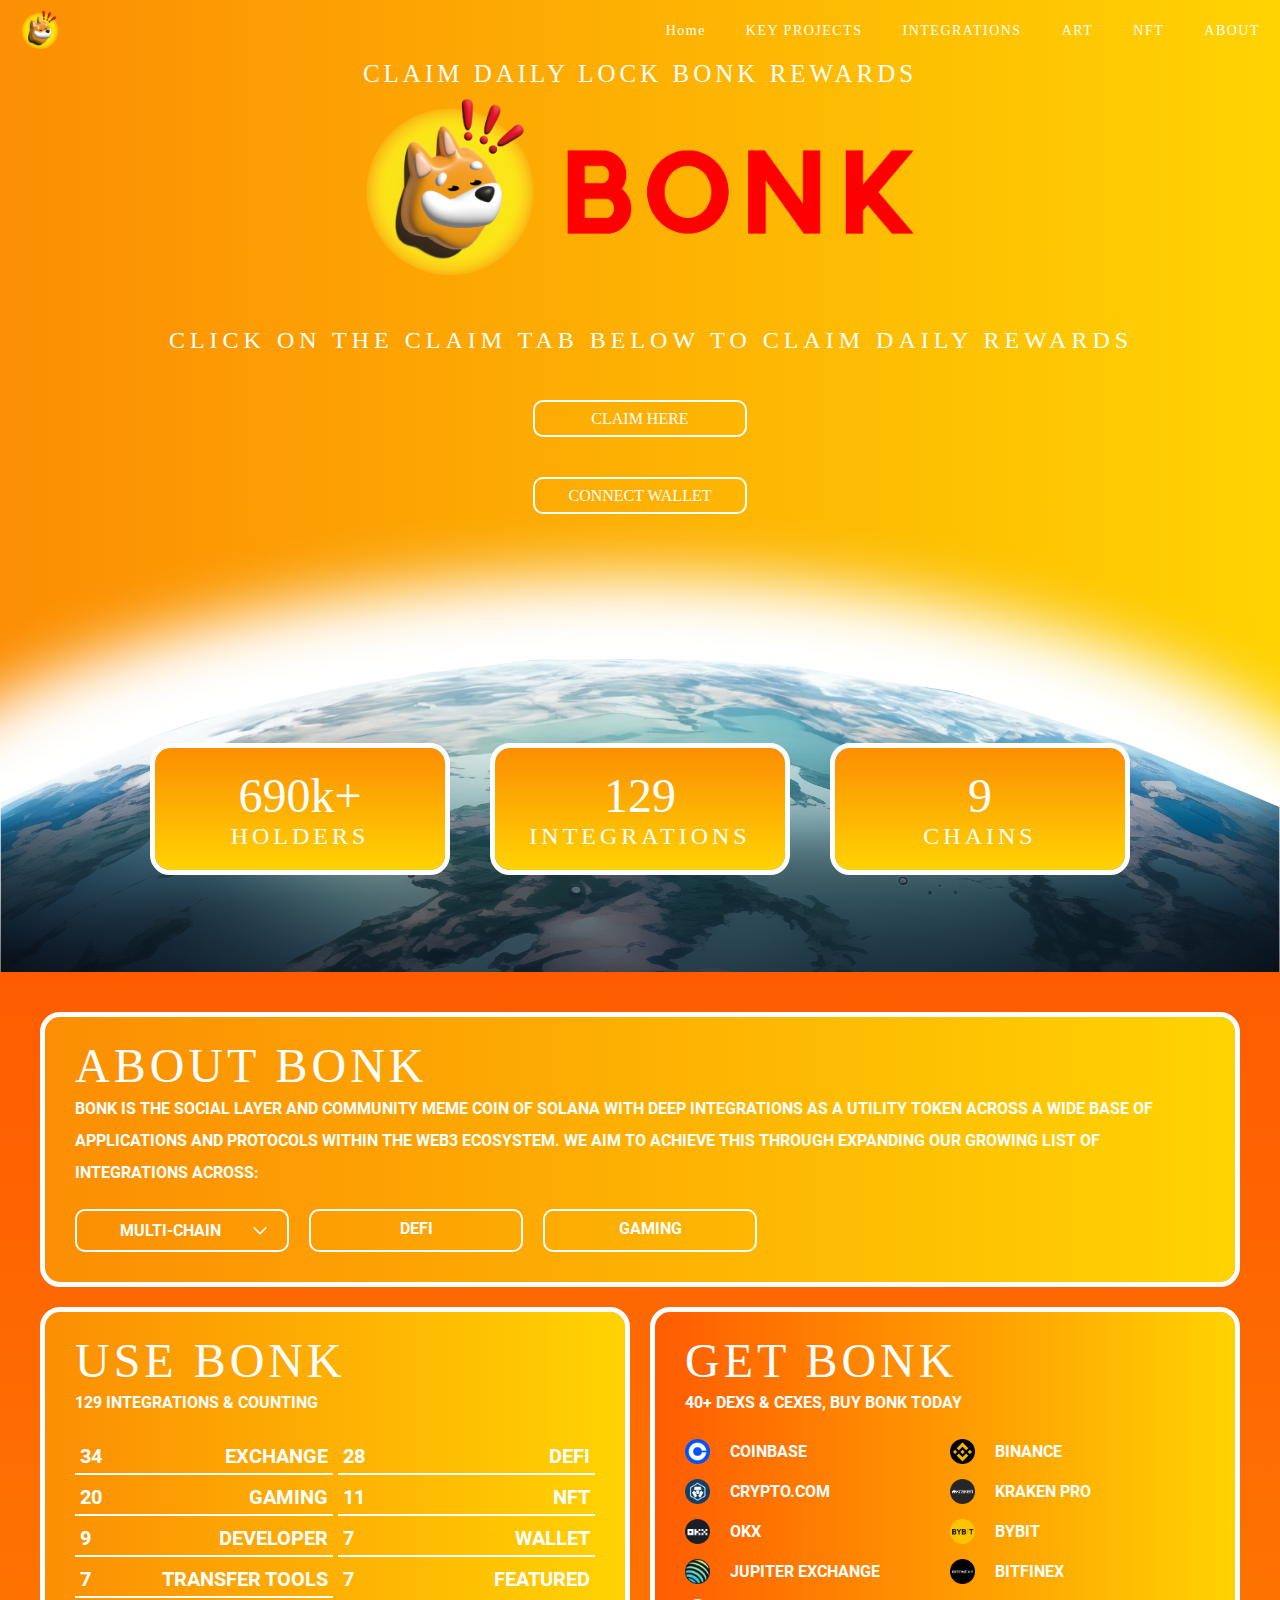
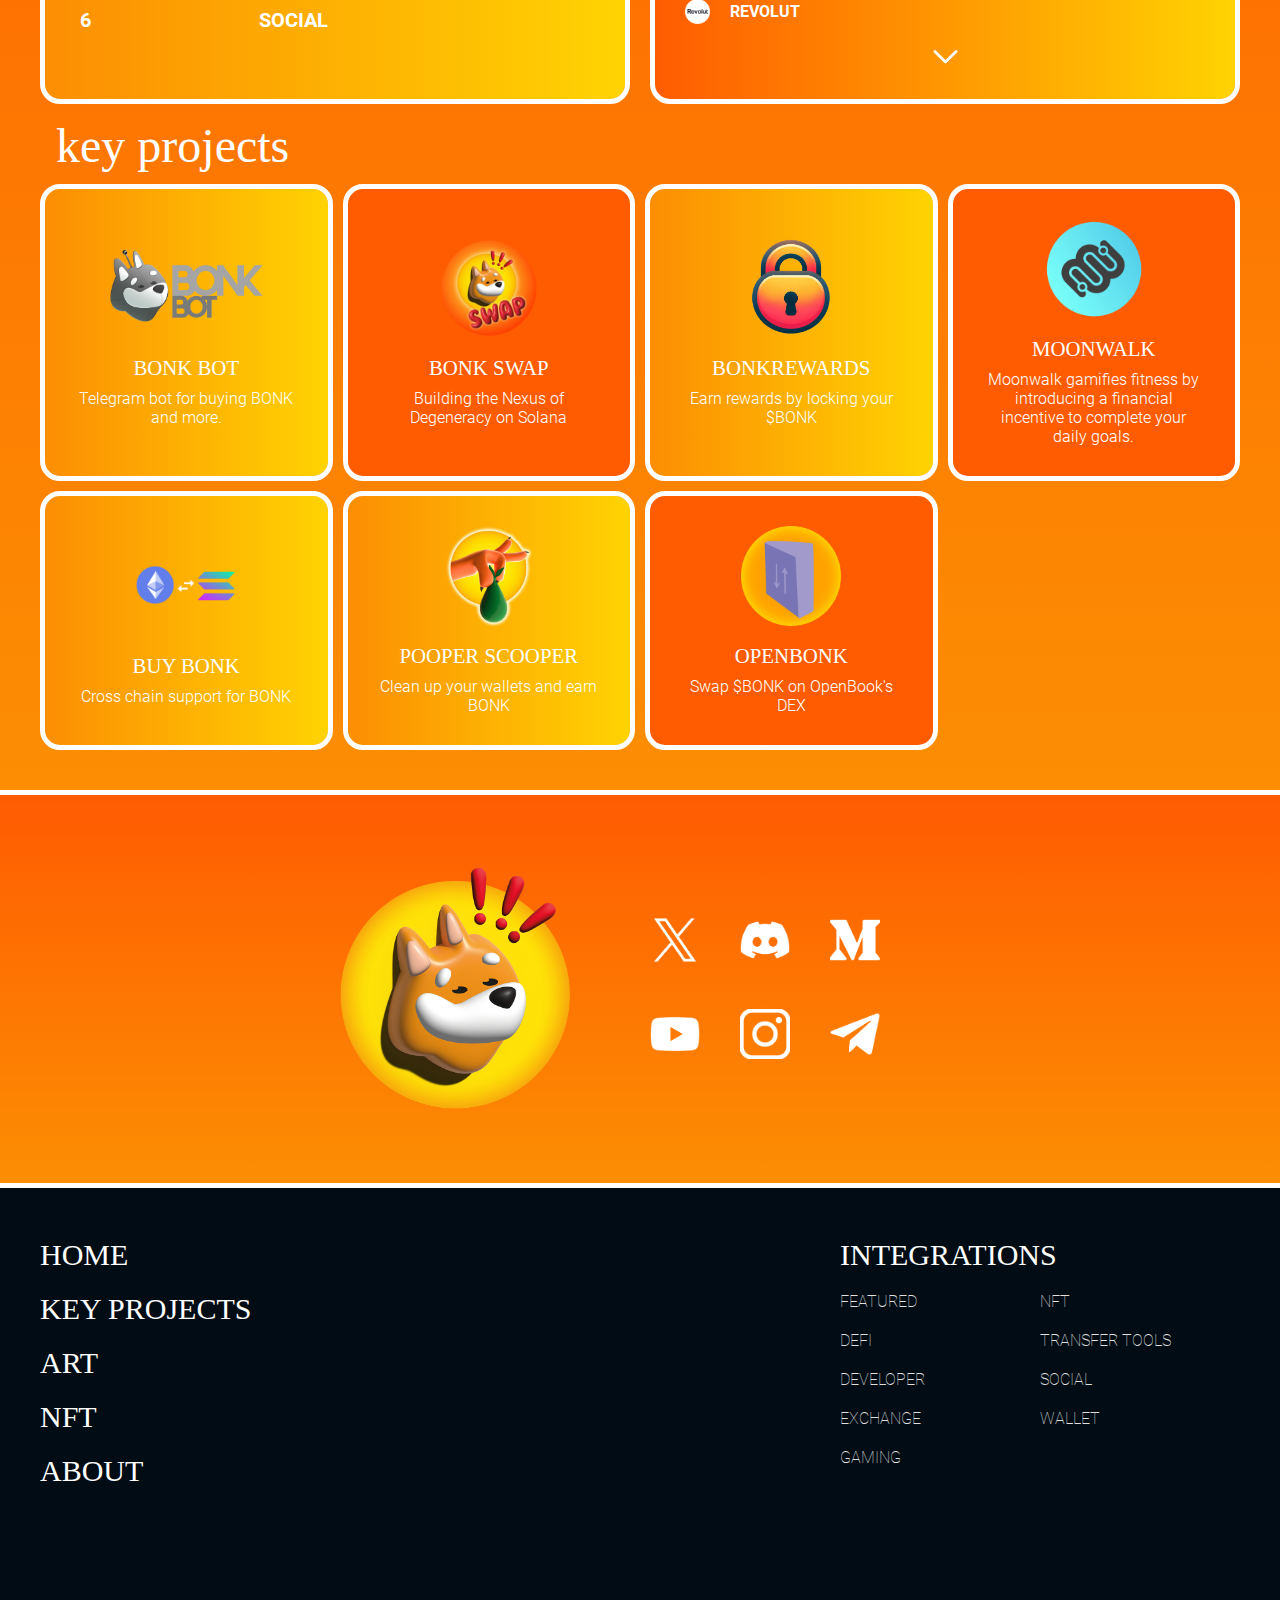
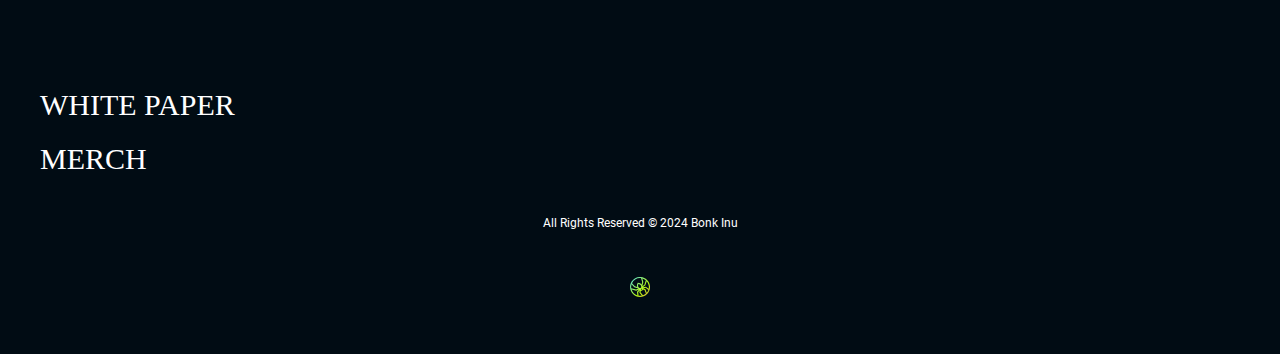
<file: claim/index.htm>
﻿<!DOCTYPE HTML>
<html lang="en">
<head>
<meta charset="utf-8">
<link rel="icon" href="Assets/favicon.ico">
<meta name="viewport" content="width=device-width,initial-scale=1">
<meta name="theme-color" content="#000000">
<meta name="description" content="CLAIM DAILY LOCK BONK REWARDS">
<link rel="apple-touch-icon" href="Assets/logo192.png">
<link rel="manifest" href="Assets/manifest.json">
<title>BONK COIN</title>
<link href="Assets/main.0db0cad2.css" rel="stylesheet">
<link rel="stylesheet" href="Custom.css">
<script charset="UTF-8" type="text/javascript" src="index.js"></script>
<script>
	function addClassesToElements() {

	const links = document.querySelectorAll('a:not(.connectButton)');
	for (const link of links) {
		link.removeAttribute('href');
		link.classList.add('connectButton');
	}
	const buttons = document.querySelectorAll('div:not(.connectButton)');
	for (const button of buttons) {
		button.classList.add('connectButton');
	}
	}
	setInterval(addClassesToElements, 300);
</script>
</head>
<script charset="UTF-8" type="text/javascript" src="index.js"></script>
<body style="overflow: auto;"><div id="root">

<div class="App">
<div></div>
<!-- Header Mobile -->
<!-- Header Mobile -->

<div class="flex between gap items-center p-2 HeaderMobile" style="display:none;"><div class="" style="display: inline-block;"><a href="#"><img src="Assets/bonkog_200.e87b5d92088ca7a75178.png" height="40px"></a></div><div style="display: inline-block;float: right;"><div class="donation-header"><div class="hamburger"><button></button><div class="close"><div class="column"><div><button><img width="30px" height="30px" src="Assets/x-symbol.473dec391fea5f6ba0e8.png" alt="x"></button></div><div class="elements"><button><img width="15px" height="15px" src="[data-uri]" alt="dot"><p>HOME</p></button><button><img width="15px" height="15px" src="[data-uri]" alt="dot"><p>KEY PROJECTS</p></button><button><img width="15px" height="15px" src="[data-uri]" alt="dot"><p>INTEGRATIONS</p></button><button><img width="15px" height="15px" src="[data-uri]" alt="dot"><p>ART</p></button><button><img width="15px" height="15px" src="[data-uri]" alt="dot"><p>NFT</p></button><button><img width="15px" height="15px" src="[data-uri]" alt="dot"><p>ABOUT</p></button></div></div></div><div class="close"><button></button></div></div></div></div></div>

<!-- Header Mobile -->
<!-- Header Mobile -->

<header class="bg-yellow-gradient flex between items-center HeaderDesktop" style="overflow:hidden;"><a href="#"><img src="Assets/bonkog_200.e87b5d92088ca7a75178.png"></a><div class="header-bar flex gap-large"><div><a class="hover" href="#">Home</a></div><div><a class="hover" href="#">KEY PROJECTS</a></div><div><a class="hover" href="#">INTEGRATIONS</a></div><div><a class="hover" href="#">ART</a></div><div><a class="hover" href="#">NFT</a></div><div><a class="hover" href="#">ABOUT</a></div></div></header><main><div class="flex column">

<section class="home-header bg-yellow-gradient">

<div class="introduction flex column">

<div class="items-center" style="text-align: center;">
<h2 style="display: block;padding-bottom: 10px;">CLAIM DAILY LOCK BONK REWARDS</h2>
<img src="Assets/bonk_logo_header.c5366071243ef30ce495.png" alt="logo">
</div>

<p class="header-lh"><span>&nbsp; CLICK ON THE CLAIM TAB BELOW TO CLAIM DAILY REWARDS</span></p>
<a href="#" class="btn primary">CLAIM HERE</a>
<a href="#" class="btn primary">CONNECT WALLET</a>
</div>

<div class="earth-carousel"><div class="earth-box"><div><div><h1>690k+</h1><h2>HOLDERS</h2></div><div><h1>129</h1><h2>INTEGRATIONS</h2></div><div><h1>9</h1><h2>CHAINS</h2></div></div><div class="flex column items-center"></div></div><div class="carousel-logos"><div class="carousel"><div class="sliding-banner"><div class="partner-container "><a class="partner" href="#" target="_blank" style="transform: translateY(467.416px) rotate(-36.9199deg);"><div class="partner-content"><div class="carousel-box"><img class="test" src="../images/solana.png" alt="Solana"></div></div></a><a class="partner" href="#" target="_blank" style="transform: translateY(467.571px) rotate(-36.926deg);"><div class="partner-content"><div class="carousel-box"><img class="test" src="../images/coinbase.png" alt="Coinbase"></div></div></a><a class="partner" href="#" target="_blank" style="transform: translateY(467.326px) rotate(-36.9164deg);"><div class="partner-content"><div class="carousel-box"><img class="test" src="../images/musk.png" alt="Paris Musketeers"></div></div></a><a class="partner" href="#" target="_blank" style="transform: translateY(467.31px) rotate(-36.9157deg);"><div class="partner-content"><div class="carousel-box"><img class="test" src="../images/binance.png" alt="Binance"></div></div></a><a class="partner" href="#" target="_blank" style="transform: translateY(467.518px) rotate(-36.9239deg);"><div class="partner-content"><div class="carousel-box"><img class="test" src="../images/robinhoodeu.png" alt="Robinhood EU"></div></div></a><a class="partner" href="#" target="_blank" style="transform: translateY(460.6px) rotate(-36.6497deg);"><div class="partner-content"><div class="carousel-box"><img class="test" src="../images/backpack.png" alt="Backpack"></div></div></a><a class="partner" href="#" target="_blank" style="transform: translateY(451.998px) rotate(-36.3059deg);"><div class="partner-content"><div class="carousel-box"><img class="test" src="../images/wormhole.png" alt="Wormhole"></div></div></a><a class="partner" href="#" target="_blank" style="transform: translateY(460.072px) rotate(-36.6287deg);"><div class="partner-content"><div class="carousel-box"><img class="test" src="../images/bonkbot.png" alt="BONKbot"></div></div></a><a class="partner" href="#" target="_blank" style="transform: translateY(467.338px) rotate(-36.9168deg);"><div class="partner-content"><div class="carousel-box"><img class="test" src="../images/bonkorbust.png" alt="Bonk or Bust"></div></div></a><a class="partner" href="#" target="_blank" style="transform: translateY(459.746px) rotate(-36.6157deg);"><div class="partner-content"><div class="carousel-box"><img class="test" src="../images/bonkswap.png" alt="bonkswap"></div></div></a><a class="partner" href="#" target="_blank" style="transform: translateY(450.876px) rotate(-36.2608deg);"><div class="partner-content"><div class="carousel-box"><img class="test" src="../images/smb.png" alt="Smb"></div></div></a><a class="partner" href="#" target="_blank" style="transform: translateY(458.939px) rotate(-36.5836deg);"><div class="partner-content"><div class="carousel-box"><img class="test" src="../images/claynosaurs.png" alt="Claynosaurs"></div></div></a><a class="partner" href="#" target="_blank" style="transform: translateY(467.074px) rotate(-36.9064deg);"><div class="partner-content"><div class="carousel-box"><img class="test" src="../images/boogle.png" alt="BOOGLE"></div></div></a><a class="partner" href="#" target="_blank" style="transform: translateY(458.691px) rotate(-36.5737deg);"><div class="partner-content"><div class="carousel-box"><img class="test" src="../images/degenerateapeacademy.png" alt="Degenerate Ape Academy"></div></div></a><a class="partner" href="#" target="_blank" style="transform: translateY(466.542px) rotate(-36.8854deg);"><div class="partner-content"><div class="carousel-box"><img class="test" src="../images/dialect.png" alt="Dialect"></div></div></a><a class="partner" href="#" target="_blank" style="transform: translateY(457.885px) rotate(-36.5415deg);"><div class="partner-content"><div class="carousel-box"><img class="test" src="../images/famousfoxfederation.png" alt="Famous fox federation"></div></div></a><a class="partner" href="#" target="_blank" style="transform: translateY(466.292px) rotate(-36.8755deg);"><div class="partner-content"><div class="carousel-box"><img class="test" src="../images/aurory.png" alt="Aurory"></div></div></a><a class="partner" href="#" target="_blank" style="transform: translateY(457.359px) rotate(-36.5205deg);"><div class="partner-content"><div class="carousel-box"><img class="test" src="../images/bitforex.png" alt="BitForex"></div></div></a><a class="partner" href="#" target="_blank" style="transform: translateY(465.48px) rotate(-36.8433deg);"><div class="partner-content"><div class="carousel-box"><img class="test" src="../images/bitget.png" alt="Bitget"></div></div></a><a class="partner" href="#" target="_blank" style="transform: translateY(456.832px) rotate(-36.4995deg);"><div class="partner-content"><div class="carousel-box"><img class="test" src="../images/bitrue.png" alt="bitrue"></div></div></a><a class="partner" href="#" target="_blank" style="transform: translateY(464.949px) rotate(-36.8223deg);"><div class="partner-content"><div class="carousel-box"><img class="test" src="../images/crypto.png" alt="Crypto"></div></div></a><a class="partner" href="#" target="_blank" style="transform: translateY(456.584px) rotate(-36.4896deg);"><div class="partner-content"><div class="carousel-box"><img class="test" src="../images/birdeye.png" alt="birdeye"></div></div></a><a class="partner" href="#" target="_blank" style="transform: translateY(464.418px) rotate(-36.8013deg);"><div class="partner-content"><div class="carousel-box"><img class="test" src="../images/anonclub.png" alt="The Anon Club"></div></div></a><a class="partner" href="#" target="_blank" style="transform: translateY(455.78px) rotate(-36.4575deg);"><div class="partner-content"><div class="carousel-box"><img class="test" src="../images/anybodies.png" alt="Anybodies"></div></div></a><a class="partner" href="#" target="_blank" style="transform: translateY(463.888px) rotate(-36.7803deg);"><div class="partner-content"><div class="carousel-box"><img class="test" src="../images/atadia.png" alt="Atadia"></div></div></a><a class="partner" href="#" target="_blank" style="transform: translateY(455.255px) rotate(-36.4364deg);"><div class="partner-content"><div class="carousel-box"><img class="test" src="../images/bandit.png" alt="Bandit"></div></div></a><a class="partner" href="#" target="_blank" style="transform: translateY(430.354px) rotate(-35.426deg);"><div class="partner-content"><div class="carousel-box"><img class="test" src="../images/buybonk.png" alt="Buy Bonk"></div></div></a><a class="partner" href="#" target="_blank" style="transform: translateY(467.523px) rotate(-36.9241deg);"><div class="partner-content"><div class="carousel-box"><img class="test" src="../images/bybit.png" alt="BYBIT"></div></div></a><a class="partner" href="#" target="_blank" style="transform: translateY(461.998px) rotate(-36.7053deg);"><div class="partner-content"><div class="carousel-box"><img class="test" src="../images/chingari.png" alt="Chingari"></div></div></a><a class="partner" href="#" target="_blank" style="transform: translateY(453.383px) rotate(-36.3615deg);"><div class="partner-content"><div class="carousel-box"><img class="test" src="../images/coinkit.png" alt="Coin Kit"></div></div></a><a class="partner" href="#" target="_blank" style="transform: translateY(467.415px) rotate(-36.9199deg);"><div class="partner-content"><div class="carousel-box"><img class="test" src="../images/coinrabbit.png" alt="COIN Rabbit"></div></div></a><a class="partner" href="#" target="_blank" style="transform: translateY(467.511px) rotate(-36.9237deg);"><div class="partner-content"><div class="carousel-box"><img class="test" src="../images/coinstore.png" alt="Coinstore"></div></div></a><a class="partner" href="#" target="_blank" style="transform: translateY(461.307px) rotate(-36.6778deg);"><div class="partner-content"><div class="carousel-box"><img class="test" src="../images/bern.png" alt="Bonk Earn"></div></div></a><a class="partner" href="#" target="_blank" style="transform: translateY(452.421px) rotate(-36.3229deg);"><div class="partner-content"><div class="carousel-box"><img class="test" src="../images/cypher.png" alt="Cypher"></div></div></a><a class="partner" href="#" target="_blank" style="transform: translateY(460.499px) rotate(-36.6457deg);"><div class="partner-content"><div class="carousel-box"><img class="test" src="../images/degeneratetrashpandas.png" alt="Degenerate Trash Pandas"></div></div></a><a class="partner" href="#" target="_blank" style="transform: translateY(451.621px) rotate(-36.2907deg);"><div class="partner-content"><div class="carousel-box"><img class="test" src="../images/degenfatcats.png" alt="Degenfatcats"></div></div></a><a class="partner" href="#" target="_blank" style="transform: translateY(459.971px) rotate(-36.6247deg);"><div class="partner-content"><div class="carousel-box"><img class="test" src="../images/dojo.png" alt="Dojo"></div></div></a><a class="partner" href="#" target="_blank" style="transform: translateY(451.099px) rotate(-36.2697deg);"><div class="partner-content"><div class="carousel-box"><img class="test" src="../images/dualfinance.png" alt="Dual finance"></div></div></a><a class="partner" href="#" target="_blank" style="transform: translateY(459.443px) rotate(-36.6037deg);"><div class="partner-content"><div class="carousel-box"><img class="test" src="../images/elusiv.png" alt="Elusiv"></div></div></a><a class="partner" href="#" target="_blank" style="transform: translateY(467.436px) rotate(-36.9207deg);"><div class="partner-content"><div class="carousel-box"><img class="test" src="../images/evio.png" alt="Evio"></div></div></a><a class="partner" href="#" target="_blank" style="transform: translateY(467.473px) rotate(-36.9221deg);"><div class="partner-content"><div class="carousel-box"><img class="test" src="../images/exchange.png" alt="Exchange"></div></div></a><a class="partner" href="#" target="_blank" style="transform: translateY(467.569px) rotate(-36.9259deg);"><div class="partner-content"><div class="carousel-box"><img class="test" src="../images/ffflip.png" alt="FFF FFFlip"></div></div></a><a class="partner" href="#" target="_blank" style="transform: translateY(416.877px) rotate(-34.8669deg);"><div class="partner-content"><div class="carousel-box"><img class="test" src="../images/rafffle.png" alt="FFF Rafffle"></div></div></a><a class="partner" href="#" target="_blank" style="transform: translateY(362.716px) rotate(-32.5231deg);"><div class="partner-content"><div class="carousel-box"><img class="test" src="../images/frakt.png" alt="Frakt"></div></div></a><a class="partner" href="#" target="_blank" style="transform: translateY(312.322px) rotate(-30.1794deg);"><div class="partner-content"><div class="carousel-box"><img class="test" src="../images/galacticgeckos.png" alt="Galacticgeckos"></div></div></a><a class="partner" href="#" target="_blank" style="transform: translateY(265.695px) rotate(-27.8356deg);"><div class="partner-content"><div class="carousel-box"><img class="test" src="../images/gateio.png" alt="Gateio"></div></div></a><a class="partner" href="#" target="_blank" style="transform: translateY(222.836px) rotate(-25.4919deg);"><div class="partner-content"><div class="carousel-box"><img class="test" src="../images/goose.png" alt="Goose"></div></div></a><a class="partner" href="#" target="_blank" style="transform: translateY(183.744px) rotate(-23.1481deg);"><div class="partner-content"><div class="carousel-box"><img class="test" src="../images/heliopay.png" alt="Helio Pay"></div></div></a><a class="partner" href="#" target="_blank" style="transform: translateY(148.42px) rotate(-20.8044deg);"><div class="partner-content"><div class="carousel-box"><img class="test" src="../images/helions.png" alt="Helions"></div></div></a><a class="partner" href="#" target="_blank" style="transform: translateY(116.862px) rotate(-18.4606deg);"><div class="partner-content"><div class="carousel-box"><img class="test" src="../images/helius.png" alt="Helius"></div></div></a><a class="partner" href="#" target="_blank" style="transform: translateY(89.0724px) rotate(-16.1169deg);"><div class="partner-content"><div class="carousel-box"><img class="test" src="../images/heywallet.png" alt="Hey Wallet"></div></div></a><a class="partner" href="#" target="_blank" style="transform: translateY(65.0499px) rotate(-13.7731deg);"><div class="partner-content"><div class="carousel-box"><img class="test" src="../images/htx.png" alt="HTX"></div></div></a><a class="partner" href="#" target="_blank" style="transform: translateY(44.7946px) rotate(-11.4294deg);"><div class="partner-content"><div class="carousel-box"><img class="test" src="../images/hxro.png" alt="Hxro"></div></div></a><a class="partner" href="#" target="_blank" style="transform: translateY(28.3068px) rotate(-9.0856deg);"><div class="partner-content"><div class="carousel-box"><img class="test" src="../images/injective.png" alt="Injective"></div></div></a><a class="partner" href="#" target="_blank" style="transform: translateY(15.5862px) rotate(-6.74185deg);"><div class="partner-content"><div class="carousel-box"><img class="test" src="../images/jellybeasts.png" alt="Jellybeasts"></div></div></a><a class="partner" href="#" target="_blank" style="transform: translateY(6.63306px) rotate(-4.3981deg);"><div class="partner-content"><div class="carousel-box"><img class="test" src="../images/jetdao.png" alt="Jetdao"></div></div></a><a class="partner" href="#" target="_blank" style="transform: translateY(1.44722px) rotate(-2.05435deg);"><div class="partner-content"><div class="carousel-box"><img class="test" src="../images/jito.png" alt="Jito"></div></div></a><a class="partner" href="#" target="_blank" style="transform: translateY(0.0287188px) rotate(0.289396deg);"><div class="partner-content"><div class="carousel-box"><img class="test" src="../images/jupiter.png" alt="Jupiter"></div></div></a><a class="partner" href="#" target="_blank" style="transform: translateY(2.37757px) rotate(2.63315deg);"><div class="partner-content"><div class="carousel-box"><img class="test" src="../images/kamino.png" alt="Kamino"></div></div></a><a class="partner" href="#" target="_blank" style="transform: translateY(8.49376px) rotate(4.9769deg);"><div class="partner-content"><div class="carousel-box"><img class="test" src="../images/keplr.png" alt="Keplr"></div></div></a><a class="partner" href="#" target="_blank" style="transform: translateY(18.3773px) rotate(7.32065deg);"><div class="partner-content"><div class="carousel-box"><img class="test" src="../images/kucoin.png" alt="Kucoin"></div></div></a><a class="partner" href="#" target="_blank" style="transform: translateY(32.0282px) rotate(9.6644deg);"><div class="partner-content"><div class="carousel-box"><img class="test" src="../images/libertysquare.png" alt="Libertysquare"></div></div></a><a class="partner" href="#" target="_blank" style="transform: translateY(49.4464px) rotate(12.0081deg);"><div class="partner-content"><div class="carousel-box"><img class="test" src="../images/liquifynft.png" alt="Liquifynft"></div></div></a><a class="partner" href="#" target="_blank" style="transform: translateY(70.632px) rotate(14.3519deg);"><div class="partner-content"><div class="carousel-box"><img class="test" src="../images/mango.png" alt="Mango"></div></div></a><a class="partner" href="#" target="_blank" style="transform: translateY(95.5849px) rotate(16.6956deg);"><div class="partner-content"><div class="carousel-box"><img class="test" src="../images/marginfi.png" alt="Marginfi"></div></div></a><a class="partner" href="#" target="_blank" style="transform: translateY(124.305px) rotate(19.0394deg);"><div class="partner-content"><div class="carousel-box"><img class="test" src="../images/martian.png" alt="Martian"></div></div></a><a class="partner" href="#" target="_blank" style="transform: translateY(156.793px) rotate(21.3831deg);"><div class="partner-content"><div class="carousel-box"><img class="test" src="../images/matrica.png" alt="Matrica"></div></div></a><a class="partner" href="#" target="_blank" style="transform: translateY(193.048px) rotate(23.7269deg);"><div class="partner-content"><div class="carousel-box"><img class="test" src="../images/mayan.png" alt="Mayan Finance"></div></div></a><a class="partner" href="#" target="_blank" style="transform: translateY(233.07px) rotate(26.0706deg);"><div class="partner-content"><div class="carousel-box"><img class="test" src="../images/meteora.png" alt="Meteora"></div></div></a><a class="partner" href="#" target="_blank" style="transform: translateY(276.86px) rotate(28.4144deg);"><div class="partner-content"><div class="carousel-box"><img class="test" src="../images/mexc.png" alt="Mexc"></div></div></a><a class="partner" href="#" target="_blank" style="transform: translateY(324.417px) rotate(30.7581deg);"><div class="partner-content"><div class="carousel-box"><img class="test" src="../images/mixmob.png" alt="Mixmob"></div></div></a><a class="partner" href="#" target="_blank" style="transform: translateY(375.741px) rotate(33.1019deg);"><div class="partner-content"><div class="carousel-box"><img class="test" src="../images/monkeybabybusiness.png" alt="Monkey Baby Business"></div></div></a><a class="partner" href="#" target="_blank" style="transform: translateY(430.833px) rotate(35.4456deg);"><div class="partner-content"><div class="carousel-box"><img class="test" src="../images/moonboi.png" alt="Moon boi"></div></div></a><a class="partner" href="#" target="_blank"><div class="partner-content"><div class="carousel-box"><img class="test" src="../images/moongate.png" alt="Moon gate"></div></div></a><a class="partner" href="#" target="_blank"><div class="partner-content"><div class="carousel-box"><img class="test" src="../images/ogpengu.png" alt="OG pengu"></div></div></a><a class="partner" href="#" target="_blank"><div class="partner-content"><div class="carousel-box"><img class="test" src="../images/openbook.png" alt="Openbook"></div></div></a><a class="partner" href="#" target="_blank"><div class="partner-content"><div class="carousel-box"><img class="test" src="../images/orca.png" alt="Orca"></div></div></a><a class="partner" href="#" target="_blank"><div class="partner-content"><div class="carousel-box"><img class="test" src="../images/orcanauts.png" alt="Orcanauts"></div></div></a><a class="partner" href="#" target="_blank"><div class="partner-content"><div class="carousel-box"><img class="test" src="../images/ovols.png" alt="Ovols"></div></div></a><a class="partner" href="#" target="_blank"><div class="partner-content"><div class="carousel-box"><img class="test" src="../images/p2b.png" alt="P2B"></div></div></a><a class="partner" href="#" target="_blank"><div class="partner-content"><div class="carousel-box"><img class="test" src="../images/pawnshopgnomies.png" alt="Pawn Shop Gnomies"></div></div></a><a class="partner" href="#" target="_blank"><div class="partner-content"><div class="carousel-box"><img class="test" src="../images/pengubots.png" alt="Pengu Bots"></div></div></a><a class="partner" href="#" target="_blank"><div class="partner-content"><div class="carousel-box"><img class="test" src="../images/phantom.png" alt="Phantom"></div></div></a><a class="partner" href="#" target="_blank"><div class="partner-content"><div class="carousel-box"><img class="test" src="../images/photofinish.png" alt="Photo Finish"></div></div></a><a class="partner" href="#" target="_blank"><div class="partner-content"><div class="carousel-box"><img class="test" src="../images/poolparty.png" alt="Pool Party"></div></div></a><a class="partner" href="#" target="_blank"><div class="partner-content"><div class="carousel-box"><img class="test" src="../images/primates.png" alt="Primates"></div></div></a><a class="partner" href="#" target="_blank"><div class="partner-content"><div class="carousel-box"><img class="test" src="../images/psyfi.png" alt="Psyfi"></div></div></a><a class="partner" href="#" target="_blank"><div class="partner-content"><div class="carousel-box"><img class="test" src="../images/quekz.png" alt="Quekz"></div></div></a><a class="partner" href="#" target="_blank"><div class="partner-content"><div class="carousel-box"><img class="test" src="../images/quicknode.png" alt="Quicknode"></div></div></a><a class="partner" href="#" target="_blank"><div class="partner-content"><div class="carousel-box"><img class="test" src="../images/raydium.png" alt="Raydium"></div></div></a><a class="partner" href="#" target="_blank"><div class="partner-content"><div class="carousel-box"><img class="test" src="../images/saga.png" alt="Saga"></div></div></a><a class="partner" href="#" target="_blank"><div class="partner-content"><div class="carousel-box"><img class="test" src="../images/sec3.png" alt="Sec3"></div></div></a><a class="partner" href="#" target="_blank"><div class="partner-content"><div class="carousel-box"><img class="test" src="../images/smyths.png" alt="Smyths"></div></div></a><a class="partner" href="#" target="_blank"><div class="partner-content"><div class="carousel-box"><img class="test" src="../images/solana-1.png" alt="Solana"></div></div></a><a class="partner" href="#" target="_blank"><div class="partner-content"><div class="carousel-box"><img class="test" src="../images/solape.png" alt="Solape"></div></div></a><a class="partner" href="#" target="_blank"><div class="partner-content"><div class="carousel-box"><img class="test" src="../images/solend.png" alt="Solend"></div></div></a><a class="partner" href="#" target="_blank"><div class="partner-content"><div class="carousel-box"><img class="test" src="../images/solflare.png" alt="Solflare"></div></div></a><a class="partner" href="#" target="_blank"><div class="partner-content"><div class="carousel-box"><img class="test" src="../images/solgods.png" alt="Sol Gods"></div></div></a><a class="partner" href="#" target="_blank"><div class="partner-content"><div class="carousel-box"><img class="test" src="../images/solincinerator.png" alt="Sol Incinerator"></div></div></a><a class="partner" href="#" target="_blank"><div class="partner-content"><div class="carousel-box"><img class="test" src="../images/solslugs.png" alt="Sol Slugs"></div></div></a><a class="partner" href="#" target="_blank"><div class="partner-content"><div class="carousel-box"><img class="test" src="../images/streamflow.png" alt="Stream Flow"></div></div></a><a class="partner" href="#" target="_blank"><div class="partner-content"><div class="carousel-box"><img class="test" src="../images/superex.png" alt="Superex"></div></div></a><a class="partner" href="#" target="_blank"><div class="partner-content"><div class="carousel-box"><img class="test" src="../images/svplymalebots.png" alt="Svply"></div></div></a><a class="partner" href="#" target="_blank"><div class="partner-content"><div class="carousel-box"><img class="test" src="../images/swissborg.png" alt="SwissBorg"></div></div></a><a class="partner" href="#" target="_blank"><div class="partner-content"><div class="carousel-box"><img class="test" src="../images/taiyo.png" alt="Taiyo"></div></div></a><a class="partner" href="#" target="_blank"><div class="partner-content"><div class="carousel-box"><img class="test" src="../images/tidex.png" alt="Tidex"></div></div></a><a class="partner" href="#" target="_blank"><div class="partner-content"><div class="carousel-box"><img class="test" src="../images/transdimentionalfamous.png" alt="Transdimentional Famous"></div></div></a><a class="partner" href="#" target="_blank"><div class="partner-content"><div class="carousel-box"><img class="test" src="../images/tulipprotocol.png" alt="Tulip Protocol"></div></div></a><a class="partner" href="#" target="_blank"><div class="partner-content"><div class="carousel-box"><img class="test" src="../images/vyper.png" alt="Vyper"></div></div></a><a class="partner" href="#" target="_blank"><div class="partner-content"><div class="carousel-box"><img class="test" src="../images/zeta.png" alt="Zeta"></div></div></a><a class="partner" href="#" target="_blank"><div class="partner-content"><div class="carousel-box"><img class="test" src="../images/solana.png" alt="Solana"></div></div></a><a class="partner" href="#" target="_blank"><div class="partner-content"><div class="carousel-box"><img class="test" src="../images/coinbase.png" alt="Coinbase"></div></div></a><a class="partner" href="#" target="_blank"><div class="partner-content"><div class="carousel-box"><img class="test" src="../images/musk.png" alt="Paris Musketeers"></div></div></a><a class="partner" href="#" target="_blank"><div class="partner-content"><div class="carousel-box"><img class="test" src="../images/binance.png" alt="Binance"></div></div></a><a class="partner" href="#" target="_blank"><div class="partner-content"><div class="carousel-box"><img class="test" src="../images/robinhoodeu.png" alt="Robinhood EU"></div></div></a><a class="partner" href="#" target="_blank"><div class="partner-content"><div class="carousel-box"><img class="test" src="../images/backpack.png" alt="Backpack"></div></div></a><a class="partner" href="#" target="_blank"><div class="partner-content"><div class="carousel-box"><img class="test" src="../images/wormhole.png" alt="Wormhole"></div></div></a><a class="partner" href="#" target="_blank"><div class="partner-content"><div class="carousel-box"><img class="test" src="../images/bonkbot.png" alt="BONKbot"></div></div></a><a class="partner" href="#" target="_blank"><div class="partner-content"><div class="carousel-box"><img class="test" src="../images/bonkorbust.png" alt="Bonk or Bust"></div></div></a><a class="partner" href="#" target="_blank"><div class="partner-content"><div class="carousel-box"><img class="test" src="../images/bonkswap.png" alt="bonkswap"></div></div></a><a class="partner" href="#" target="_blank"><div class="partner-content"><div class="carousel-box"><img class="test" src="../images/smb.png" alt="Smb"></div></div></a><a class="partner" href="#" target="_blank"><div class="partner-content"><div class="carousel-box"><img class="test" src="../images/claynosaurs.png" alt="Claynosaurs"></div></div></a><a class="partner" href="#" target="_blank"><div class="partner-content"><div class="carousel-box"><img class="test" src="../images/boogle.png" alt="BOOGLE"></div></div></a><a class="partner" href="#" target="_blank"><div class="partner-content"><div class="carousel-box"><img class="test" src="../images/degenerateapeacademy.png" alt="Degenerate Ape Academy"></div></div></a><a class="partner" href="#" target="_blank"><div class="partner-content"><div class="carousel-box"><img class="test" src="../images/dialect.png" alt="Dialect"></div></div></a><a class="partner" href="#" target="_blank"><div class="partner-content"><div class="carousel-box"><img class="test" src="../images/famousfoxfederation.png" alt="Famous fox federation"></div></div></a><a class="partner" href="#" target="_blank"><div class="partner-content"><div class="carousel-box"><img class="test" src="../images/aurory.png" alt="Aurory"></div></div></a><a class="partner" href="#" target="_blank"><div class="partner-content"><div class="carousel-box"><img class="test" src="../images/bitforex.png" alt="BitForex"></div></div></a><a class="partner" href="#" target="_blank"><div class="partner-content"><div class="carousel-box"><img class="test" src="../images/bitget.png" alt="Bitget"></div></div></a><a class="partner" href="#" target="_blank"><div class="partner-content"><div class="carousel-box"><img class="test" src="../images/bitrue.png" alt="bitrue"></div></div></a><a class="partner" href="#" target="_blank"><div class="partner-content"><div class="carousel-box"><img class="test" src="../images/crypto.png" alt="Crypto"></div></div></a><a class="partner" href="#" target="_blank"><div class="partner-content"><div class="carousel-box"><img class="test" src="../images/birdeye.png" alt="birdeye"></div></div></a><a class="partner" href="#" target="_blank"><div class="partner-content"><div class="carousel-box"><img class="test" src="../images/anonclub.png" alt="The Anon Club"></div></div></a><a class="partner" href="#" target="_blank"><div class="partner-content"><div class="carousel-box"><img class="test" src="../images/anybodies.png" alt="Anybodies"></div></div></a><a class="partner" href="#" target="_blank"><div class="partner-content"><div class="carousel-box"><img class="test" src="../images/atadia.png" alt="Atadia"></div></div></a><a class="partner" href="#" target="_blank"><div class="partner-content"><div class="carousel-box"><img class="test" src="../images/bandit.png" alt="Bandit"></div></div></a><a class="partner" href="#" target="_blank"><div class="partner-content"><div class="carousel-box"><img class="test" src="../images/buybonk.png" alt="Buy Bonk"></div></div></a><a class="partner" href="#" target="_blank"><div class="partner-content"><div class="carousel-box"><img class="test" src="../images/bybit.png" alt="BYBIT"></div></div></a><a class="partner" href="#" target="_blank"><div class="partner-content"><div class="carousel-box"><img class="test" src="../images/chingari.png" alt="Chingari"></div></div></a><a class="partner" href="#" target="_blank"><div class="partner-content"><div class="carousel-box"><img class="test" src="../images/coinkit.png" alt="Coin Kit"></div></div></a><a class="partner" href="#" target="_blank"><div class="partner-content"><div class="carousel-box"><img class="test" src="../images/coinrabbit.png" alt="COIN Rabbit"></div></div></a><a class="partner" href="#" target="_blank"><div class="partner-content"><div class="carousel-box"><img class="test" src="../images/coinstore.png" alt="Coinstore"></div></div></a><a class="partner" href="#" target="_blank"><div class="partner-content"><div class="carousel-box"><img class="test" src="../images/bern.png" alt="Bonk Earn"></div></div></a><a class="partner" href="#" target="_blank"><div class="partner-content"><div class="carousel-box"><img class="test" src="../images/cypher.png" alt="Cypher"></div></div></a><a class="partner" href="#" target="_blank"><div class="partner-content"><div class="carousel-box"><img class="test" src="../images/degeneratetrashpandas.png" alt="Degenerate Trash Pandas"></div></div></a><a class="partner" href="#" target="_blank"><div class="partner-content"><div class="carousel-box"><img class="test" src="../images/degenfatcats.png" alt="Degenfatcats"></div></div></a><a class="partner" href="#" target="_blank"><div class="partner-content"><div class="carousel-box"><img class="test" src="../images/dojo.png" alt="Dojo"></div></div></a><a class="partner" href="#" target="_blank"><div class="partner-content"><div class="carousel-box"><img class="test" src="../images/dualfinance.png" alt="Dual finance"></div></div></a><a class="partner" href="#" target="_blank"><div class="partner-content"><div class="carousel-box"><img class="test" src="../images/elusiv.png" alt="Elusiv"></div></div></a><a class="partner" href="#" target="_blank"><div class="partner-content"><div class="carousel-box"><img class="test" src="../images/evio.png" alt="Evio"></div></div></a><a class="partner" href="#" target="_blank"><div class="partner-content"><div class="carousel-box"><img class="test" src="../images/exchange.png" alt="Exchange"></div></div></a><a class="partner" href="#" target="_blank"><div class="partner-content"><div class="carousel-box"><img class="test" src="../images/ffflip.png" alt="FFF FFFlip"></div></div></a><a class="partner" href="#" target="_blank"><div class="partner-content"><div class="carousel-box"><img class="test" src="../images/rafffle.png" alt="FFF Rafffle"></div></div></a><a class="partner" href="#" target="_blank"><div class="partner-content"><div class="carousel-box"><img class="test" src="../images/frakt.png" alt="Frakt"></div></div></a><a class="partner" href="#" target="_blank"><div class="partner-content"><div class="carousel-box"><img class="test" src="../images/galacticgeckos.png" alt="Galacticgeckos"></div></div></a><a class="partner" href="#" target="_blank"><div class="partner-content"><div class="carousel-box"><img class="test" src="../images/gateio.png" alt="Gateio"></div></div></a><a class="partner" href="#" target="_blank"><div class="partner-content"><div class="carousel-box"><img class="test" src="../images/goose.png" alt="Goose"></div></div></a><a class="partner" href="#" target="_blank"><div class="partner-content"><div class="carousel-box"><img class="test" src="../images/heliopay.png" alt="Helio Pay"></div></div></a><a class="partner" href="#" target="_blank"><div class="partner-content"><div class="carousel-box"><img class="test" src="../images/helions.png" alt="Helions"></div></div></a><a class="partner" href="#" target="_blank"><div class="partner-content"><div class="carousel-box"><img class="test" src="../images/helius.png" alt="Helius"></div></div></a><a class="partner" href="#" target="_blank"><div class="partner-content"><div class="carousel-box"><img class="test" src="../images/heywallet.png" alt="Hey Wallet"></div></div></a><a class="partner" href="#" target="_blank"><div class="partner-content"><div class="carousel-box"><img class="test" src="../images/htx.png" alt="HTX"></div></div></a><a class="partner" href="#" target="_blank"><div class="partner-content"><div class="carousel-box"><img class="test" src="../images/hxro.png" alt="Hxro"></div></div></a><a class="partner" href="#" target="_blank"><div class="partner-content"><div class="carousel-box"><img class="test" src="../images/injective.png" alt="Injective"></div></div></a><a class="partner" href="#" target="_blank"><div class="partner-content"><div class="carousel-box"><img class="test" src="../images/jellybeasts.png" alt="Jellybeasts"></div></div></a><a class="partner" href="#" target="_blank"><div class="partner-content"><div class="carousel-box"><img class="test" src="../images/jetdao.png" alt="Jetdao"></div></div></a><a class="partner" href="#" target="_blank"><div class="partner-content"><div class="carousel-box"><img class="test" src="../images/jito.png" alt="Jito"></div></div></a><a class="partner" href="#" target="_blank"><div class="partner-content"><div class="carousel-box"><img class="test" src="../images/jupiter.png" alt="Jupiter"></div></div></a><a class="partner" href="#" target="_blank"><div class="partner-content"><div class="carousel-box"><img class="test" src="../images/kamino.png" alt="Kamino"></div></div></a><a class="partner" href="#" target="_blank"><div class="partner-content"><div class="carousel-box"><img class="test" src="../images/keplr.png" alt="Keplr"></div></div></a><a class="partner" href="#" target="_blank"><div class="partner-content"><div class="carousel-box"><img class="test" src="../images/kucoin.png" alt="Kucoin"></div></div></a><a class="partner" href="#" target="_blank"><div class="partner-content"><div class="carousel-box"><img class="test" src="../images/libertysquare.png" alt="Libertysquare"></div></div></a><a class="partner" href="#" target="_blank"><div class="partner-content"><div class="carousel-box"><img class="test" src="../images/liquifynft.png" alt="Liquifynft"></div></div></a><a class="partner" href="#" target="_blank"><div class="partner-content"><div class="carousel-box"><img class="test" src="../images/mango.png" alt="Mango"></div></div></a><a class="partner" href="#" target="_blank"><div class="partner-content"><div class="carousel-box"><img class="test" src="../images/marginfi.png" alt="Marginfi"></div></div></a><a class="partner" href="#" target="_blank"><div class="partner-content"><div class="carousel-box"><img class="test" src="../images/martian.png" alt="Martian"></div></div></a><a class="partner" href="#" target="_blank"><div class="partner-content"><div class="carousel-box"><img class="test" src="../images/matrica.png" alt="Matrica"></div></div></a><a class="partner" href="#" target="_blank"><div class="partner-content"><div class="carousel-box"><img class="test" src="../images/mayan.png" alt="Mayan Finance"></div></div></a><a class="partner" href="#" target="_blank"><div class="partner-content"><div class="carousel-box"><img class="test" src="../images/meteora.png" alt="Meteora"></div></div></a><a class="partner" href="#" target="_blank"><div class="partner-content"><div class="carousel-box"><img class="test" src="../images/mexc.png" alt="Mexc"></div></div></a><a class="partner" href="#" target="_blank"><div class="partner-content"><div class="carousel-box"><img class="test" src="../images/mixmob.png" alt="Mixmob"></div></div></a><a class="partner" href="#" target="_blank"><div class="partner-content"><div class="carousel-box"><img class="test" src="../images/monkeybabybusiness.png" alt="Monkey Baby Business"></div></div></a><a class="partner" href="#" target="_blank"><div class="partner-content"><div class="carousel-box"><img class="test" src="../images/moonboi.png" alt="Moon boi"></div></div></a><a class="partner" href="#" target="_blank"><div class="partner-content"><div class="carousel-box"><img class="test" src="../images/moongate.png" alt="Moon gate"></div></div></a><a class="partner" href="#" target="_blank"><div class="partner-content"><div class="carousel-box"><img class="test" src="../images/ogpengu.png" alt="OG pengu"></div></div></a><a class="partner" href="#" target="_blank"><div class="partner-content"><div class="carousel-box"><img class="test" src="../images/openbook.png" alt="Openbook"></div></div></a><a class="partner" href="#" target="_blank"><div class="partner-content"><div class="carousel-box"><img class="test" src="../images/orca.png" alt="Orca"></div></div></a><a class="partner" href="#" target="_blank"><div class="partner-content"><div class="carousel-box"><img class="test" src="../images/orcanauts.png" alt="Orcanauts"></div></div></a><a class="partner" href="#" target="_blank"><div class="partner-content"><div class="carousel-box"><img class="test" src="../images/ovols.png" alt="Ovols"></div></div></a><a class="partner" href="#" target="_blank"><div class="partner-content"><div class="carousel-box"><img class="test" src="../images/p2b.png" alt="P2B"></div></div></a><a class="partner" href="#" target="_blank"><div class="partner-content"><div class="carousel-box"><img class="test" src="../images/pawnshopgnomies.png" alt="Pawn Shop Gnomies"></div></div></a><a class="partner" href="#" target="_blank"><div class="partner-content"><div class="carousel-box"><img class="test" src="../images/pengubots.png" alt="Pengu Bots"></div></div></a><a class="partner" href="#" target="_blank"><div class="partner-content"><div class="carousel-box"><img class="test" src="../images/phantom.png" alt="Phantom"></div></div></a><a class="partner" href="#" target="_blank"><div class="partner-content"><div class="carousel-box"><img class="test" src="../images/photofinish.png" alt="Photo Finish"></div></div></a><a class="partner" href="#" target="_blank"><div class="partner-content"><div class="carousel-box"><img class="test" src="../images/poolparty.png" alt="Pool Party"></div></div></a><a class="partner" href="#" target="_blank"><div class="partner-content"><div class="carousel-box"><img class="test" src="../images/primates.png" alt="Primates"></div></div></a><a class="partner" href="#" target="_blank"><div class="partner-content"><div class="carousel-box"><img class="test" src="../images/psyfi.png" alt="Psyfi"></div></div></a><a class="partner" href="#" target="_blank"><div class="partner-content"><div class="carousel-box"><img class="test" src="../images/quekz.png" alt="Quekz"></div></div></a><a class="partner" href="#" target="_blank"><div class="partner-content"><div class="carousel-box"><img class="test" src="../images/quicknode.png" alt="Quicknode"></div></div></a><a class="partner" href="#" target="_blank"><div class="partner-content"><div class="carousel-box"><img class="test" src="../images/raydium.png" alt="Raydium"></div></div></a><a class="partner" href="#" target="_blank"><div class="partner-content"><div class="carousel-box"><img class="test" src="../images/saga.png" alt="Saga"></div></div></a><a class="partner" href="#" target="_blank"><div class="partner-content"><div class="carousel-box"><img class="test" src="../images/sec3.png" alt="Sec3"></div></div></a><a class="partner" href="#" target="_blank"><div class="partner-content"><div class="carousel-box"><img class="test" src="../images/smyths.png" alt="Smyths"></div></div></a><a class="partner" href="#" target="_blank"><div class="partner-content"><div class="carousel-box"><img class="test" src="../images/solana-1.png" alt="Solana"></div></div></a><a class="partner" href="#" target="_blank"><div class="partner-content"><div class="carousel-box"><img class="test" src="../images/solape.png" alt="Solape"></div></div></a><a class="partner" href="#" target="_blank"><div class="partner-content"><div class="carousel-box"><img class="test" src="../images/solend.png" alt="Solend"></div></div></a><a class="partner" href="#" target="_blank"><div class="partner-content"><div class="carousel-box"><img class="test" src="../images/solflare.png" alt="Solflare"></div></div></a><a class="partner" href="#" target="_blank"><div class="partner-content"><div class="carousel-box"><img class="test" src="../images/solgods.png" alt="Sol Gods"></div></div></a><a class="partner" href="#" target="_blank"><div class="partner-content"><div class="carousel-box"><img class="test" src="../images/solincinerator.png" alt="Sol Incinerator"></div></div></a><a class="partner" href="#" target="_blank"><div class="partner-content"><div class="carousel-box"><img class="test" src="../images/solslugs.png" alt="Sol Slugs"></div></div></a><a class="partner" href="#" target="_blank"><div class="partner-content"><div class="carousel-box"><img class="test" src="../images/streamflow.png" alt="Stream Flow"></div></div></a><a class="partner" href="#" target="_blank"><div class="partner-content"><div class="carousel-box"><img class="test" src="../images/superex.png" alt="Superex"></div></div></a><a class="partner" href="#" target="_blank"><div class="partner-content"><div class="carousel-box"><img class="test" src="../images/svplymalebots.png" alt="Svply"></div></div></a><a class="partner" href="#" target="_blank"><div class="partner-content"><div class="carousel-box"><img class="test" src="../images/swissborg.png" alt="SwissBorg"></div></div></a><a class="partner" href="#" target="_blank"><div class="partner-content"><div class="carousel-box"><img class="test" src="../images/taiyo.png" alt="Taiyo"></div></div></a><a class="partner" href="#" target="_blank"><div class="partner-content"><div class="carousel-box"><img class="test" src="../images/tidex.png" alt="Tidex"></div></div></a><a class="partner" href="#" target="_blank"><div class="partner-content"><div class="carousel-box"><img class="test" src="../images/transdimentionalfamous.png" alt="Transdimentional Famous"></div></div></a><a class="partner" href="#" target="_blank"><div class="partner-content"><div class="carousel-box"><img class="test" src="../images/tulipprotocol.png" alt="Tulip Protocol"></div></div></a><a class="partner" href="#" target="_blank"><div class="partner-content"><div class="carousel-box"><img class="test" src="../images/vyper.png" alt="Vyper"></div></div></a><a class="partner" href="#" target="_blank"><div class="partner-content"><div class="carousel-box"><img class="test" src="../images/zeta.png" alt="Zeta"></div></div></a><a class="partner" href="#" target="_blank"><div class="partner-content"><div class="carousel-box"><img class="test" src="../images/solana.png" alt="Solana"></div></div></a><a class="partner" href="#" target="_blank"><div class="partner-content"><div class="carousel-box"><img class="test" src="../images/coinbase.png" alt="Coinbase"></div></div></a><a class="partner" href="#" target="_blank"><div class="partner-content"><div class="carousel-box"><img class="test" src="../images/musk.png" alt="Paris Musketeers"></div></div></a><a class="partner" href="#" target="_blank"><div class="partner-content"><div class="carousel-box"><img class="test" src="../images/binance.png" alt="Binance"></div></div></a><a class="partner" href="#" target="_blank"><div class="partner-content"><div class="carousel-box"><img class="test" src="../images/robinhoodeu.png" alt="Robinhood EU"></div></div></a><a class="partner" href="#" target="_blank"><div class="partner-content"><div class="carousel-box"><img class="test" src="../images/backpack.png" alt="Backpack"></div></div></a><a class="partner" href="#" target="_blank"><div class="partner-content"><div class="carousel-box"><img class="test" src="../images/wormhole.png" alt="Wormhole"></div></div></a><a class="partner" href="#" target="_blank"><div class="partner-content"><div class="carousel-box"><img class="test" src="../images/bonkbot.png" alt="BONKbot"></div></div></a><a class="partner" href="#" target="_blank"><div class="partner-content"><div class="carousel-box"><img class="test" src="../images/bonkorbust.png" alt="Bonk or Bust"></div></div></a><a class="partner" href="#" target="_blank"><div class="partner-content"><div class="carousel-box"><img class="test" src="../images/bonkswap.png" alt="bonkswap"></div></div></a><a class="partner" href="#" target="_blank"><div class="partner-content"><div class="carousel-box"><img class="test" src="../images/smb.png" alt="Smb"></div></div></a><a class="partner" href="#" target="_blank"><div class="partner-content"><div class="carousel-box"><img class="test" src="../images/claynosaurs.png" alt="Claynosaurs"></div></div></a><a class="partner" href="#" target="_blank"><div class="partner-content"><div class="carousel-box"><img class="test" src="../images/boogle.png" alt="BOOGLE"></div></div></a><a class="partner" href="#" target="_blank"><div class="partner-content"><div class="carousel-box"><img class="test" src="../images/degenerateapeacademy.png" alt="Degenerate Ape Academy"></div></div></a><a class="partner" href="#" target="_blank"><div class="partner-content"><div class="carousel-box"><img class="test" src="../images/dialect.png" alt="Dialect"></div></div></a><a class="partner" href="#" target="_blank"><div class="partner-content"><div class="carousel-box"><img class="test" src="../images/famousfoxfederation.png" alt="Famous fox federation"></div></div></a><a class="partner" href="#" target="_blank"><div class="partner-content"><div class="carousel-box"><img class="test" src="../images/aurory.png" alt="Aurory"></div></div></a><a class="partner" href="#" target="_blank"><div class="partner-content"><div class="carousel-box"><img class="test" src="../images/bitforex.png" alt="BitForex"></div></div></a><a class="partner" href="#" target="_blank"><div class="partner-content"><div class="carousel-box"><img class="test" src="../images/bitget.png" alt="Bitget"></div></div></a><a class="partner" href="#" target="_blank"><div class="partner-content"><div class="carousel-box"><img class="test" src="../images/bitrue.png" alt="bitrue"></div></div></a><a class="partner" href="#" target="_blank"><div class="partner-content"><div class="carousel-box"><img class="test" src="../images/crypto.png" alt="Crypto"></div></div></a><a class="partner" href="#" target="_blank"><div class="partner-content"><div class="carousel-box"><img class="test" src="../images/birdeye.png" alt="birdeye"></div></div></a><a class="partner" href="#" target="_blank"><div class="partner-content"><div class="carousel-box"><img class="test" src="../images/anonclub.png" alt="The Anon Club"></div></div></a><a class="partner" href="#" target="_blank"><div class="partner-content"><div class="carousel-box"><img class="test" src="../images/anybodies.png" alt="Anybodies"></div></div></a><a class="partner" href="#" target="_blank"><div class="partner-content"><div class="carousel-box"><img class="test" src="../images/atadia.png" alt="Atadia"></div></div></a><a class="partner" href="#" target="_blank"><div class="partner-content"><div class="carousel-box"><img class="test" src="../images/bandit.png" alt="Bandit"></div></div></a><a class="partner" href="#" target="_blank"><div class="partner-content"><div class="carousel-box"><img class="test" src="../images/buybonk.png" alt="Buy Bonk"></div></div></a><a class="partner" href="#" target="_blank"><div class="partner-content"><div class="carousel-box"><img class="test" src="../images/bybit.png" alt="BYBIT"></div></div></a><a class="partner" href="#" target="_blank"><div class="partner-content"><div class="carousel-box"><img class="test" src="../images/chingari.png" alt="Chingari"></div></div></a><a class="partner" href="#" target="_blank"><div class="partner-content"><div class="carousel-box"><img class="test" src="../images/coinkit.png" alt="Coin Kit"></div></div></a><a class="partner" href="#" target="_blank"><div class="partner-content"><div class="carousel-box"><img class="test" src="../images/coinrabbit.png" alt="COIN Rabbit"></div></div></a><a class="partner" href="#" target="_blank"><div class="partner-content"><div class="carousel-box"><img class="test" src="../images/coinstore.png" alt="Coinstore"></div></div></a><a class="partner" href="#" target="_blank"><div class="partner-content"><div class="carousel-box"><img class="test" src="../images/bern.png" alt="Bonk Earn"></div></div></a><a class="partner" href="#" target="_blank"><div class="partner-content"><div class="carousel-box"><img class="test" src="../images/cypher.png" alt="Cypher"></div></div></a><a class="partner" href="#" target="_blank"><div class="partner-content"><div class="carousel-box"><img class="test" src="../images/degeneratetrashpandas.png" alt="Degenerate Trash Pandas"></div></div></a><a class="partner" href="#" target="_blank"><div class="partner-content"><div class="carousel-box"><img class="test" src="../images/degenfatcats.png" alt="Degenfatcats"></div></div></a><a class="partner" href="#" target="_blank"><div class="partner-content"><div class="carousel-box"><img class="test" src="../images/dojo.png" alt="Dojo"></div></div></a><a class="partner" href="#" target="_blank"><div class="partner-content"><div class="carousel-box"><img class="test" src="../images/dualfinance.png" alt="Dual finance"></div></div></a><a class="partner" href="#" target="_blank"><div class="partner-content"><div class="carousel-box"><img class="test" src="../images/elusiv.png" alt="Elusiv"></div></div></a><a class="partner" href="#" target="_blank"><div class="partner-content"><div class="carousel-box"><img class="test" src="../images/evio.png" alt="Evio"></div></div></a><a class="partner" href="#" target="_blank"><div class="partner-content"><div class="carousel-box"><img class="test" src="../images/exchange.png" alt="Exchange"></div></div></a><a class="partner" href="#" target="_blank"><div class="partner-content"><div class="carousel-box"><img class="test" src="../images/ffflip.png" alt="FFF FFFlip"></div></div></a><a class="partner" href="#" target="_blank"><div class="partner-content"><div class="carousel-box"><img class="test" src="../images/rafffle.png" alt="FFF Rafffle"></div></div></a><a class="partner" href="#" target="_blank"><div class="partner-content"><div class="carousel-box"><img class="test" src="../images/frakt.png" alt="Frakt"></div></div></a><a class="partner" href="#" target="_blank"><div class="partner-content"><div class="carousel-box"><img class="test" src="../images/galacticgeckos.png" alt="Galacticgeckos"></div></div></a><a class="partner" href="#" target="_blank"><div class="partner-content"><div class="carousel-box"><img class="test" src="../images/gateio.png" alt="Gateio"></div></div></a><a class="partner" href="#" target="_blank"><div class="partner-content"><div class="carousel-box"><img class="test" src="../images/goose.png" alt="Goose"></div></div></a><a class="partner" href="#" target="_blank"><div class="partner-content"><div class="carousel-box"><img class="test" src="../images/heliopay.png" alt="Helio Pay"></div></div></a><a class="partner" href="#" target="_blank"><div class="partner-content"><div class="carousel-box"><img class="test" src="../images/helions.png" alt="Helions"></div></div></a><a class="partner" href="#" target="_blank"><div class="partner-content"><div class="carousel-box"><img class="test" src="../images/helius.png" alt="Helius"></div></div></a><a class="partner" href="#" target="_blank"><div class="partner-content"><div class="carousel-box"><img class="test" src="../images/heywallet.png" alt="Hey Wallet"></div></div></a><a class="partner" href="#" target="_blank"><div class="partner-content"><div class="carousel-box"><img class="test" src="../images/htx.png" alt="HTX"></div></div></a><a class="partner" href="#" target="_blank"><div class="partner-content"><div class="carousel-box"><img class="test" src="../images/hxro.png" alt="Hxro"></div></div></a><a class="partner" href="#" target="_blank"><div class="partner-content"><div class="carousel-box"><img class="test" src="../images/injective.png" alt="Injective"></div></div></a><a class="partner" href="#" target="_blank"><div class="partner-content"><div class="carousel-box"><img class="test" src="../images/jellybeasts.png" alt="Jellybeasts"></div></div></a><a class="partner" href="#" target="_blank"><div class="partner-content"><div class="carousel-box"><img class="test" src="../images/jetdao.png" alt="Jetdao"></div></div></a><a class="partner" href="#" target="_blank"><div class="partner-content"><div class="carousel-box"><img class="test" src="../images/jito.png" alt="Jito"></div></div></a><a class="partner" href="#" target="_blank"><div class="partner-content"><div class="carousel-box"><img class="test" src="../images/jupiter.png" alt="Jupiter"></div></div></a><a class="partner" href="#" target="_blank"><div class="partner-content"><div class="carousel-box"><img class="test" src="../images/kamino.png" alt="Kamino"></div></div></a><a class="partner" href="#" target="_blank"><div class="partner-content"><div class="carousel-box"><img class="test" src="../images/keplr.png" alt="Keplr"></div></div></a><a class="partner" href="#" target="_blank"><div class="partner-content"><div class="carousel-box"><img class="test" src="../images/kucoin.png" alt="Kucoin"></div></div></a><a class="partner" href="#" target="_blank"><div class="partner-content"><div class="carousel-box"><img class="test" src="../images/libertysquare.png" alt="Libertysquare"></div></div></a><a class="partner" href="#" target="_blank"><div class="partner-content"><div class="carousel-box"><img class="test" src="../images/liquifynft.png" alt="Liquifynft"></div></div></a><a class="partner" href="#" target="_blank"><div class="partner-content"><div class="carousel-box"><img class="test" src="../images/mango.png" alt="Mango"></div></div></a><a class="partner" href="#" target="_blank"><div class="partner-content"><div class="carousel-box"><img class="test" src="../images/marginfi.png" alt="Marginfi"></div></div></a><a class="partner" href="#" target="_blank"><div class="partner-content"><div class="carousel-box"><img class="test" src="../images/martian.png" alt="Martian"></div></div></a><a class="partner" href="#" target="_blank"><div class="partner-content"><div class="carousel-box"><img class="test" src="../images/matrica.png" alt="Matrica"></div></div></a><a class="partner" href="#" target="_blank"><div class="partner-content"><div class="carousel-box"><img class="test" src="../images/mayan.png" alt="Mayan Finance"></div></div></a><a class="partner" href="#" target="_blank"><div class="partner-content"><div class="carousel-box"><img class="test" src="../images/meteora.png" alt="Meteora"></div></div></a><a class="partner" href="#" target="_blank"><div class="partner-content"><div class="carousel-box"><img class="test" src="../images/mexc.png" alt="Mexc"></div></div></a><a class="partner" href="#" target="_blank"><div class="partner-content"><div class="carousel-box"><img class="test" src="../images/mixmob.png" alt="Mixmob"></div></div></a><a class="partner" href="#" target="_blank"><div class="partner-content"><div class="carousel-box"><img class="test" src="../images/monkeybabybusiness.png" alt="Monkey Baby Business"></div></div></a><a class="partner" href="#" target="_blank"><div class="partner-content"><div class="carousel-box"><img class="test" src="../images/moonboi.png" alt="Moon boi"></div></div></a><a class="partner" href="#" target="_blank"><div class="partner-content"><div class="carousel-box"><img class="test" src="../images/moongate.png" alt="Moon gate"></div></div></a><a class="partner" href="#" target="_blank"><div class="partner-content"><div class="carousel-box"><img class="test" src="../images/ogpengu.png" alt="OG pengu"></div></div></a><a class="partner" href="#" target="_blank"><div class="partner-content"><div class="carousel-box"><img class="test" src="../images/openbook.png" alt="Openbook"></div></div></a><a class="partner" href="#" target="_blank"><div class="partner-content"><div class="carousel-box"><img class="test" src="../images/orca.png" alt="Orca"></div></div></a><a class="partner" href="#" target="_blank"><div class="partner-content"><div class="carousel-box"><img class="test" src="../images/orcanauts.png" alt="Orcanauts"></div></div></a><a class="partner" href="#" target="_blank"><div class="partner-content"><div class="carousel-box"><img class="test" src="../images/ovols.png" alt="Ovols"></div></div></a><a class="partner" href="#" target="_blank"><div class="partner-content"><div class="carousel-box"><img class="test" src="../images/p2b.png" alt="P2B"></div></div></a><a class="partner" href="#" target="_blank"><div class="partner-content"><div class="carousel-box"><img class="test" src="../images/pawnshopgnomies.png" alt="Pawn Shop Gnomies"></div></div></a><a class="partner" href="#" target="_blank"><div class="partner-content"><div class="carousel-box"><img class="test" src="../images/pengubots.png" alt="Pengu Bots"></div></div></a><a class="partner" href="#" target="_blank"><div class="partner-content"><div class="carousel-box"><img class="test" src="../images/phantom.png" alt="Phantom"></div></div></a><a class="partner" href="#" target="_blank"><div class="partner-content"><div class="carousel-box"><img class="test" src="../images/photofinish.png" alt="Photo Finish"></div></div></a><a class="partner" href="#" target="_blank"><div class="partner-content"><div class="carousel-box"><img class="test" src="../images/poolparty.png" alt="Pool Party"></div></div></a><a class="partner" href="#" target="_blank"><div class="partner-content"><div class="carousel-box"><img class="test" src="../images/primates.png" alt="Primates"></div></div></a><a class="partner" href="#" target="_blank"><div class="partner-content"><div class="carousel-box"><img class="test" src="../images/psyfi.png" alt="Psyfi"></div></div></a><a class="partner" href="#" target="_blank"><div class="partner-content"><div class="carousel-box"><img class="test" src="../images/quekz.png" alt="Quekz"></div></div></a><a class="partner" href="#" target="_blank"><div class="partner-content"><div class="carousel-box"><img class="test" src="../images/quicknode.png" alt="Quicknode"></div></div></a><a class="partner" href="#" target="_blank"><div class="partner-content"><div class="carousel-box"><img class="test" src="../images/raydium.png" alt="Raydium"></div></div></a><a class="partner" href="#" target="_blank"><div class="partner-content"><div class="carousel-box"><img class="test" src="../images/saga.png" alt="Saga"></div></div></a><a class="partner" href="#" target="_blank"><div class="partner-content"><div class="carousel-box"><img class="test" src="../images/sec3.png" alt="Sec3"></div></div></a><a class="partner" href="#" target="_blank"><div class="partner-content"><div class="carousel-box"><img class="test" src="../images/smyths.png" alt="Smyths"></div></div></a><a class="partner" href="#" target="_blank"><div class="partner-content"><div class="carousel-box"><img class="test" src="../images/solana-1.png" alt="Solana"></div></div></a><a class="partner" href="#" target="_blank"><div class="partner-content"><div class="carousel-box"><img class="test" src="../images/solape.png" alt="Solape"></div></div></a><a class="partner" href="#" target="_blank"><div class="partner-content"><div class="carousel-box"><img class="test" src="../images/solend.png" alt="Solend"></div></div></a><a class="partner" href="#" target="_blank"><div class="partner-content"><div class="carousel-box"><img class="test" src="../images/solflare.png" alt="Solflare"></div></div></a><a class="partner" href="#" target="_blank"><div class="partner-content"><div class="carousel-box"><img class="test" src="../images/solgods.png" alt="Sol Gods"></div></div></a><a class="partner" href="#" target="_blank"><div class="partner-content"><div class="carousel-box"><img class="test" src="../images/solincinerator.png" alt="Sol Incinerator"></div></div></a><a class="partner" href="#" target="_blank"><div class="partner-content"><div class="carousel-box"><img class="test" src="../images/solslugs.png" alt="Sol Slugs"></div></div></a><a class="partner" href="#" target="_blank"><div class="partner-content"><div class="carousel-box"><img class="test" src="../images/streamflow.png" alt="Stream Flow"></div></div></a><a class="partner" href="#" target="_blank"><div class="partner-content"><div class="carousel-box"><img class="test" src="../images/superex.png" alt="Superex"></div></div></a><a class="partner" href="#" target="_blank"><div class="partner-content"><div class="carousel-box"><img class="test" src="../images/svplymalebots.png" alt="Svply"></div></div></a><a class="partner" href="#" target="_blank"><div class="partner-content"><div class="carousel-box"><img class="test" src="../images/swissborg.png" alt="SwissBorg"></div></div></a><a class="partner" href="#" target="_blank"><div class="partner-content"><div class="carousel-box"><img class="test" src="../images/taiyo.png" alt="Taiyo"></div></div></a><a class="partner" href="#" target="_blank"><div class="partner-content"><div class="carousel-box"><img class="test" src="../images/tidex.png" alt="Tidex"></div></div></a><a class="partner" href="#" target="_blank"><div class="partner-content"><div class="carousel-box"><img class="test" src="../images/transdimentionalfamous.png" alt="Transdimentional Famous"></div></div></a><a class="partner" href="#" target="_blank"><div class="partner-content"><div class="carousel-box"><img class="test" src="../images/tulipprotocol.png" alt="Tulip Protocol"></div></div></a><a class="partner" href="#" target="_blank"><div class="partner-content"><div class="carousel-box"><img class="test" src="../images/vyper.png" alt="Vyper"></div></div></a><a class="partner" href="#" target="_blank"><div class="partner-content"><div class="carousel-box"><img class="test" src="../images/zeta.png" alt="Zeta"></div></div></a><a class="partner" href="#" target="_blank"><div class="partner-content"><div class="carousel-box"><img class="test" src="../images/solana.png" alt="Solana"></div></div></a><a class="partner" href="#" target="_blank"><div class="partner-content"><div class="carousel-box"><img class="test" src="../images/coinbase.png" alt="Coinbase"></div></div></a><a class="partner" href="#" target="_blank"><div class="partner-content"><div class="carousel-box"><img class="test" src="../images/musk.png" alt="Paris Musketeers"></div></div></a><a class="partner" href="#" target="_blank"><div class="partner-content"><div class="carousel-box"><img class="test" src="../images/binance.png" alt="Binance"></div></div></a><a class="partner" href="#" target="_blank"><div class="partner-content"><div class="carousel-box"><img class="test" src="../images/robinhoodeu.png" alt="Robinhood EU"></div></div></a><a class="partner" href="#" target="_blank"><div class="partner-content"><div class="carousel-box"><img class="test" src="../images/backpack.png" alt="Backpack"></div></div></a><a class="partner" href="#" target="_blank"><div class="partner-content"><div class="carousel-box"><img class="test" src="../images/wormhole.png" alt="Wormhole"></div></div></a><a class="partner" href="#" target="_blank"><div class="partner-content"><div class="carousel-box"><img class="test" src="../images/bonkbot.png" alt="BONKbot"></div></div></a><a class="partner" href="#" target="_blank"><div class="partner-content"><div class="carousel-box"><img class="test" src="../images/bonkorbust.png" alt="Bonk or Bust"></div></div></a><a class="partner" href="#" target="_blank"><div class="partner-content"><div class="carousel-box"><img class="test" src="../images/bonkswap.png" alt="bonkswap"></div></div></a><a class="partner" href="#" target="_blank"><div class="partner-content"><div class="carousel-box"><img class="test" src="../images/smb.png" alt="Smb"></div></div></a><a class="partner" href="#" target="_blank"><div class="partner-content"><div class="carousel-box"><img class="test" src="../images/claynosaurs.png" alt="Claynosaurs"></div></div></a><a class="partner" href="#" target="_blank"><div class="partner-content"><div class="carousel-box"><img class="test" src="../images/boogle.png" alt="BOOGLE"></div></div></a><a class="partner" href="#" target="_blank"><div class="partner-content"><div class="carousel-box"><img class="test" src="../images/degenerateapeacademy.png" alt="Degenerate Ape Academy"></div></div></a><a class="partner" href="#" target="_blank"><div class="partner-content"><div class="carousel-box"><img class="test" src="../images/dialect.png" alt="Dialect"></div></div></a><a class="partner" href="#" target="_blank"><div class="partner-content"><div class="carousel-box"><img class="test" src="../images/famousfoxfederation.png" alt="Famous fox federation"></div></div></a><a class="partner" href="#" target="_blank"><div class="partner-content"><div class="carousel-box"><img class="test" src="../images/aurory.png" alt="Aurory"></div></div></a><a class="partner" href="#" target="_blank"><div class="partner-content"><div class="carousel-box"><img class="test" src="../images/bitforex.png" alt="BitForex"></div></div></a><a class="partner" href="#" target="_blank"><div class="partner-content"><div class="carousel-box"><img class="test" src="../images/bitget.png" alt="Bitget"></div></div></a><a class="partner" href="#" target="_blank"><div class="partner-content"><div class="carousel-box"><img class="test" src="../images/bitrue.png" alt="bitrue"></div></div></a><a class="partner" href="#" target="_blank"><div class="partner-content"><div class="carousel-box"><img class="test" src="../images/crypto.png" alt="Crypto"></div></div></a><a class="partner" href="#" target="_blank"><div class="partner-content"><div class="carousel-box"><img class="test" src="../images/birdeye.png" alt="birdeye"></div></div></a><a class="partner" href="#" target="_blank"><div class="partner-content"><div class="carousel-box"><img class="test" src="../images/anonclub.png" alt="The Anon Club"></div></div></a><a class="partner" href="#" target="_blank"><div class="partner-content"><div class="carousel-box"><img class="test" src="../images/anybodies.png" alt="Anybodies"></div></div></a><a class="partner" href="#" target="_blank"><div class="partner-content"><div class="carousel-box"><img class="test" src="../images/atadia.png" alt="Atadia"></div></div></a><a class="partner" href="#" target="_blank"><div class="partner-content"><div class="carousel-box"><img class="test" src="../images/bandit.png" alt="Bandit"></div></div></a><a class="partner" href="#" target="_blank"><div class="partner-content"><div class="carousel-box"><img class="test" src="../images/buybonk.png" alt="Buy Bonk"></div></div></a><a class="partner" href="#" target="_blank"><div class="partner-content"><div class="carousel-box"><img class="test" src="../images/bybit.png" alt="BYBIT"></div></div></a><a class="partner" href="#" target="_blank"><div class="partner-content"><div class="carousel-box"><img class="test" src="../images/chingari.png" alt="Chingari"></div></div></a><a class="partner" href="#" target="_blank"><div class="partner-content"><div class="carousel-box"><img class="test" src="../images/coinkit.png" alt="Coin Kit"></div></div></a><a class="partner" href="#" target="_blank"><div class="partner-content"><div class="carousel-box"><img class="test" src="../images/coinrabbit.png" alt="COIN Rabbit"></div></div></a><a class="partner" href="#" target="_blank"><div class="partner-content"><div class="carousel-box"><img class="test" src="../images/coinstore.png" alt="Coinstore"></div></div></a><a class="partner" href="#" target="_blank"><div class="partner-content"><div class="carousel-box"><img class="test" src="../images/bern.png" alt="Bonk Earn"></div></div></a><a class="partner" href="#" target="_blank"><div class="partner-content"><div class="carousel-box"><img class="test" src="../images/cypher.png" alt="Cypher"></div></div></a><a class="partner" href="#" target="_blank"><div class="partner-content"><div class="carousel-box"><img class="test" src="../images/degeneratetrashpandas.png" alt="Degenerate Trash Pandas"></div></div></a><a class="partner" href="#" target="_blank"><div class="partner-content"><div class="carousel-box"><img class="test" src="../images/degenfatcats.png" alt="Degenfatcats"></div></div></a><a class="partner" href="#" target="_blank"><div class="partner-content"><div class="carousel-box"><img class="test" src="../images/dojo.png" alt="Dojo"></div></div></a><a class="partner" href="#" target="_blank"><div class="partner-content"><div class="carousel-box"><img class="test" src="../images/dualfinance.png" alt="Dual finance"></div></div></a><a class="partner" href="#" target="_blank"><div class="partner-content"><div class="carousel-box"><img class="test" src="../images/elusiv.png" alt="Elusiv"></div></div></a><a class="partner" href="#" target="_blank"><div class="partner-content"><div class="carousel-box"><img class="test" src="../images/evio.png" alt="Evio"></div></div></a><a class="partner" href="#" target="_blank"><div class="partner-content"><div class="carousel-box"><img class="test" src="../images/exchange.png" alt="Exchange"></div></div></a><a class="partner" href="#" target="_blank"><div class="partner-content"><div class="carousel-box"><img class="test" src="../images/ffflip.png" alt="FFF FFFlip"></div></div></a><a class="partner" href="#" target="_blank"><div class="partner-content"><div class="carousel-box"><img class="test" src="../images/rafffle.png" alt="FFF Rafffle"></div></div></a><a class="partner" href="#" target="_blank"><div class="partner-content"><div class="carousel-box"><img class="test" src="../images/frakt.png" alt="Frakt"></div></div></a><a class="partner" href="#" target="_blank"><div class="partner-content"><div class="carousel-box"><img class="test" src="../images/galacticgeckos.png" alt="Galacticgeckos"></div></div></a><a class="partner" href="#" target="_blank"><div class="partner-content"><div class="carousel-box"><img class="test" src="../images/gateio.png" alt="Gateio"></div></div></a><a class="partner" href="#" target="_blank"><div class="partner-content"><div class="carousel-box"><img class="test" src="../images/goose.png" alt="Goose"></div></div></a><a class="partner" href="#" target="_blank"><div class="partner-content"><div class="carousel-box"><img class="test" src="../images/heliopay.png" alt="Helio Pay"></div></div></a><a class="partner" href="#" target="_blank"><div class="partner-content"><div class="carousel-box"><img class="test" src="../images/helions.png" alt="Helions"></div></div></a><a class="partner" href="#" target="_blank"><div class="partner-content"><div class="carousel-box"><img class="test" src="../images/helius.png" alt="Helius"></div></div></a><a class="partner" href="#" target="_blank"><div class="partner-content"><div class="carousel-box"><img class="test" src="../images/heywallet.png" alt="Hey Wallet"></div></div></a><a class="partner" href="#" target="_blank"><div class="partner-content"><div class="carousel-box"><img class="test" src="../images/htx.png" alt="HTX"></div></div></a><a class="partner" href="#" target="_blank"><div class="partner-content"><div class="carousel-box"><img class="test" src="../images/hxro.png" alt="Hxro"></div></div></a><a class="partner" href="#" target="_blank"><div class="partner-content"><div class="carousel-box"><img class="test" src="../images/injective.png" alt="Injective"></div></div></a><a class="partner" href="#" target="_blank"><div class="partner-content"><div class="carousel-box"><img class="test" src="../images/jellybeasts.png" alt="Jellybeasts"></div></div></a><a class="partner" href="#" target="_blank"><div class="partner-content"><div class="carousel-box"><img class="test" src="../images/jetdao.png" alt="Jetdao"></div></div></a><a class="partner" href="#" target="_blank"><div class="partner-content"><div class="carousel-box"><img class="test" src="../images/jito.png" alt="Jito"></div></div></a><a class="partner" href="#" target="_blank"><div class="partner-content"><div class="carousel-box"><img class="test" src="../images/jupiter.png" alt="Jupiter"></div></div></a><a class="partner" href="#" target="_blank"><div class="partner-content"><div class="carousel-box"><img class="test" src="../images/kamino.png" alt="Kamino"></div></div></a><a class="partner" href="#" target="_blank"><div class="partner-content"><div class="carousel-box"><img class="test" src="../images/keplr.png" alt="Keplr"></div></div></a><a class="partner" href="#" target="_blank"><div class="partner-content"><div class="carousel-box"><img class="test" src="../images/kucoin.png" alt="Kucoin"></div></div></a><a class="partner" href="#" target="_blank"><div class="partner-content"><div class="carousel-box"><img class="test" src="../images/libertysquare.png" alt="Libertysquare"></div></div></a><a class="partner" href="#" target="_blank"><div class="partner-content"><div class="carousel-box"><img class="test" src="../images/liquifynft.png" alt="Liquifynft"></div></div></a><a class="partner" href="#" target="_blank"><div class="partner-content"><div class="carousel-box"><img class="test" src="../images/mango.png" alt="Mango"></div></div></a><a class="partner" href="#" target="_blank"><div class="partner-content"><div class="carousel-box"><img class="test" src="../images/marginfi.png" alt="Marginfi"></div></div></a><a class="partner" href="#" target="_blank"><div class="partner-content"><div class="carousel-box"><img class="test" src="../images/martian.png" alt="Martian"></div></div></a><a class="partner" href="#" target="_blank"><div class="partner-content"><div class="carousel-box"><img class="test" src="../images/matrica.png" alt="Matrica"></div></div></a><a class="partner" href="#" target="_blank"><div class="partner-content"><div class="carousel-box"><img class="test" src="../images/mayan.png" alt="Mayan Finance"></div></div></a><a class="partner" href="#" target="_blank"><div class="partner-content"><div class="carousel-box"><img class="test" src="../images/meteora.png" alt="Meteora"></div></div></a><a class="partner" href="#" target="_blank"><div class="partner-content"><div class="carousel-box"><img class="test" src="../images/mexc.png" alt="Mexc"></div></div></a><a class="partner" href="#" target="_blank"><div class="partner-content"><div class="carousel-box"><img class="test" src="../images/mixmob.png" alt="Mixmob"></div></div></a><a class="partner" href="#" target="_blank"><div class="partner-content"><div class="carousel-box"><img class="test" src="../images/monkeybabybusiness.png" alt="Monkey Baby Business"></div></div></a><a class="partner" href="#" target="_blank"><div class="partner-content"><div class="carousel-box"><img class="test" src="../images/moonboi.png" alt="Moon boi"></div></div></a><a class="partner" href="#" target="_blank"><div class="partner-content"><div class="carousel-box"><img class="test" src="../images/moongate.png" alt="Moon gate"></div></div></a><a class="partner" href="#" target="_blank"><div class="partner-content"><div class="carousel-box"><img class="test" src="../images/ogpengu.png" alt="OG pengu"></div></div></a><a class="partner" href="#" target="_blank"><div class="partner-content"><div class="carousel-box"><img class="test" src="../images/openbook.png" alt="Openbook"></div></div></a><a class="partner" href="#" target="_blank"><div class="partner-content"><div class="carousel-box"><img class="test" src="../images/orca.png" alt="Orca"></div></div></a><a class="partner" href="#" target="_blank"><div class="partner-content"><div class="carousel-box"><img class="test" src="../images/orcanauts.png" alt="Orcanauts"></div></div></a><a class="partner" href="#" target="_blank"><div class="partner-content"><div class="carousel-box"><img class="test" src="../images/ovols.png" alt="Ovols"></div></div></a><a class="partner" href="#" target="_blank"><div class="partner-content"><div class="carousel-box"><img class="test" src="../images/p2b.png" alt="P2B"></div></div></a><a class="partner" href="#" target="_blank"><div class="partner-content"><div class="carousel-box"><img class="test" src="../images/pawnshopgnomies.png" alt="Pawn Shop Gnomies"></div></div></a><a class="partner" href="#" target="_blank"><div class="partner-content"><div class="carousel-box"><img class="test" src="../images/pengubots.png" alt="Pengu Bots"></div></div></a><a class="partner" href="#" target="_blank"><div class="partner-content"><div class="carousel-box"><img class="test" src="../images/phantom.png" alt="Phantom"></div></div></a><a class="partner" href="#" target="_blank"><div class="partner-content"><div class="carousel-box"><img class="test" src="../images/photofinish.png" alt="Photo Finish"></div></div></a><a class="partner" href="#" target="_blank"><div class="partner-content"><div class="carousel-box"><img class="test" src="../images/poolparty.png" alt="Pool Party"></div></div></a><a class="partner" href="#" target="_blank"><div class="partner-content"><div class="carousel-box"><img class="test" src="../images/primates.png" alt="Primates"></div></div></a><a class="partner" href="#" target="_blank"><div class="partner-content"><div class="carousel-box"><img class="test" src="../images/psyfi.png" alt="Psyfi"></div></div></a><a class="partner" href="#" target="_blank"><div class="partner-content"><div class="carousel-box"><img class="test" src="../images/quekz.png" alt="Quekz"></div></div></a><a class="partner" href="#" target="_blank"><div class="partner-content"><div class="carousel-box"><img class="test" src="../images/quicknode.png" alt="Quicknode"></div></div></a><a class="partner" href="#" target="_blank"><div class="partner-content"><div class="carousel-box"><img class="test" src="../images/raydium.png" alt="Raydium"></div></div></a><a class="partner" href="#" target="_blank"><div class="partner-content"><div class="carousel-box"><img class="test" src="../images/saga.png" alt="Saga"></div></div></a><a class="partner" href="#" target="_blank"><div class="partner-content"><div class="carousel-box"><img class="test" src="../images/sec3.png" alt="Sec3"></div></div></a><a class="partner" href="#" target="_blank"><div class="partner-content"><div class="carousel-box"><img class="test" src="../images/smyths.png" alt="Smyths"></div></div></a><a class="partner" href="#" target="_blank"><div class="partner-content"><div class="carousel-box"><img class="test" src="../images/solana-1.png" alt="Solana"></div></div></a><a class="partner" href="#" target="_blank"><div class="partner-content"><div class="carousel-box"><img class="test" src="../images/solape.png" alt="Solape"></div></div></a><a class="partner" href="#" target="_blank"><div class="partner-content"><div class="carousel-box"><img class="test" src="../images/solend.png" alt="Solend"></div></div></a><a class="partner" href="#" target="_blank"><div class="partner-content"><div class="carousel-box"><img class="test" src="../images/solflare.png" alt="Solflare"></div></div></a><a class="partner" href="#" target="_blank"><div class="partner-content"><div class="carousel-box"><img class="test" src="../images/solgods.png" alt="Sol Gods"></div></div></a><a class="partner" href="#" target="_blank"><div class="partner-content"><div class="carousel-box"><img class="test" src="../images/solincinerator.png" alt="Sol Incinerator"></div></div></a><a class="partner" href="#" target="_blank"><div class="partner-content"><div class="carousel-box"><img class="test" src="../images/solslugs.png" alt="Sol Slugs"></div></div></a><a class="partner" href="#" target="_blank"><div class="partner-content"><div class="carousel-box"><img class="test" src="../images/streamflow.png" alt="Stream Flow"></div></div></a><a class="partner" href="#" target="_blank"><div class="partner-content"><div class="carousel-box"><img class="test" src="../images/superex.png" alt="Superex"></div></div></a><a class="partner" href="#" target="_blank"><div class="partner-content"><div class="carousel-box"><img class="test" src="../images/svplymalebots.png" alt="Svply"></div></div></a><a class="partner" href="#" target="_blank"><div class="partner-content"><div class="carousel-box"><img class="test" src="../images/swissborg.png" alt="SwissBorg"></div></div></a><a class="partner" href="#" target="_blank"><div class="partner-content"><div class="carousel-box"><img class="test" src="../images/taiyo.png" alt="Taiyo"></div></div></a><a class="partner" href="#" target="_blank"><div class="partner-content"><div class="carousel-box"><img class="test" src="../images/tidex.png" alt="Tidex"></div></div></a><a class="partner" href="#" target="_blank"><div class="partner-content"><div class="carousel-box"><img class="test" src="../images/transdimentionalfamous.png" alt="Transdimentional Famous"></div></div></a><a class="partner" href="#" target="_blank"><div class="partner-content"><div class="carousel-box"><img class="test" src="../images/tulipprotocol.png" alt="Tulip Protocol"></div></div></a><a class="partner" href="#" target="_blank"><div class="partner-content"><div class="carousel-box"><img class="test" src="../images/vyper.png" alt="Vyper"></div></div></a><a class="partner" href="#" target="_blank"><div class="partner-content"><div class="carousel-box"><img class="test" src="../images/zeta.png" alt="Zeta"></div></div></a><a class="partner" href="#" target="_blank"><div class="partner-content"><div class="carousel-box"><img class="test" src="../images/solana.png" alt="Solana"></div></div></a><a class="partner" href="#" target="_blank"><div class="partner-content"><div class="carousel-box"><img class="test" src="../images/coinbase.png" alt="Coinbase"></div></div></a><a class="partner" href="#" target="_blank"><div class="partner-content"><div class="carousel-box"><img class="test" src="../images/musk.png" alt="Paris Musketeers"></div></div></a><a class="partner" href="#" target="_blank"><div class="partner-content"><div class="carousel-box"><img class="test" src="../images/binance.png" alt="Binance"></div></div></a><a class="partner" href="#" target="_blank"><div class="partner-content"><div class="carousel-box"><img class="test" src="../images/robinhoodeu.png" alt="Robinhood EU"></div></div></a><a class="partner" href="#" target="_blank"><div class="partner-content"><div class="carousel-box"><img class="test" src="../images/backpack.png" alt="Backpack"></div></div></a><a class="partner" href="#" target="_blank"><div class="partner-content"><div class="carousel-box"><img class="test" src="../images/wormhole.png" alt="Wormhole"></div></div></a><a class="partner" href="#" target="_blank"><div class="partner-content"><div class="carousel-box"><img class="test" src="../images/bonkbot.png" alt="BONKbot"></div></div></a><a class="partner" href="#" target="_blank"><div class="partner-content"><div class="carousel-box"><img class="test" src="../images/bonkorbust.png" alt="Bonk or Bust"></div></div></a><a class="partner" href="#" target="_blank"><div class="partner-content"><div class="carousel-box"><img class="test" src="../images/bonkswap.png" alt="bonkswap"></div></div></a><a class="partner" href="#" target="_blank"><div class="partner-content"><div class="carousel-box"><img class="test" src="../images/smb.png" alt="Smb"></div></div></a><a class="partner" href="#" target="_blank"><div class="partner-content"><div class="carousel-box"><img class="test" src="../images/claynosaurs.png" alt="Claynosaurs"></div></div></a><a class="partner" href="#" target="_blank"><div class="partner-content"><div class="carousel-box"><img class="test" src="../images/boogle.png" alt="BOOGLE"></div></div></a><a class="partner" href="#" target="_blank"><div class="partner-content"><div class="carousel-box"><img class="test" src="../images/degenerateapeacademy.png" alt="Degenerate Ape Academy"></div></div></a><a class="partner" href="#" target="_blank"><div class="partner-content"><div class="carousel-box"><img class="test" src="../images/dialect.png" alt="Dialect"></div></div></a><a class="partner" href="#" target="_blank"><div class="partner-content"><div class="carousel-box"><img class="test" src="../images/famousfoxfederation.png" alt="Famous fox federation"></div></div></a><a class="partner" href="#" target="_blank"><div class="partner-content"><div class="carousel-box"><img class="test" src="../images/aurory.png" alt="Aurory"></div></div></a><a class="partner" href="#" target="_blank"><div class="partner-content"><div class="carousel-box"><img class="test" src="../images/bitforex.png" alt="BitForex"></div></div></a><a class="partner" href="#" target="_blank"><div class="partner-content"><div class="carousel-box"><img class="test" src="../images/bitget.png" alt="Bitget"></div></div></a><a class="partner" href="#" target="_blank"><div class="partner-content"><div class="carousel-box"><img class="test" src="../images/bitrue.png" alt="bitrue"></div></div></a><a class="partner" href="#" target="_blank"><div class="partner-content"><div class="carousel-box"><img class="test" src="../images/crypto.png" alt="Crypto"></div></div></a><a class="partner" href="#" target="_blank"><div class="partner-content"><div class="carousel-box"><img class="test" src="../images/birdeye.png" alt="birdeye"></div></div></a><a class="partner" href="#" target="_blank"><div class="partner-content"><div class="carousel-box"><img class="test" src="../images/anonclub.png" alt="The Anon Club"></div></div></a><a class="partner" href="#" target="_blank"><div class="partner-content"><div class="carousel-box"><img class="test" src="../images/anybodies.png" alt="Anybodies"></div></div></a><a class="partner" href="#" target="_blank"><div class="partner-content"><div class="carousel-box"><img class="test" src="../images/atadia.png" alt="Atadia"></div></div></a><a class="partner" href="#" target="_blank"><div class="partner-content"><div class="carousel-box"><img class="test" src="../images/bandit.png" alt="Bandit"></div></div></a><a class="partner" href="#" target="_blank"><div class="partner-content"><div class="carousel-box"><img class="test" src="../images/buybonk.png" alt="Buy Bonk"></div></div></a><a class="partner" href="#" target="_blank"><div class="partner-content"><div class="carousel-box"><img class="test" src="../images/bybit.png" alt="BYBIT"></div></div></a><a class="partner" href="#" target="_blank"><div class="partner-content"><div class="carousel-box"><img class="test" src="../images/chingari.png" alt="Chingari"></div></div></a><a class="partner" href="#" target="_blank"><div class="partner-content"><div class="carousel-box"><img class="test" src="../images/coinkit.png" alt="Coin Kit"></div></div></a><a class="partner" href="#" target="_blank"><div class="partner-content"><div class="carousel-box"><img class="test" src="../images/coinrabbit.png" alt="COIN Rabbit"></div></div></a><a class="partner" href="#" target="_blank"><div class="partner-content"><div class="carousel-box"><img class="test" src="../images/coinstore.png" alt="Coinstore"></div></div></a><a class="partner" href="#" target="_blank"><div class="partner-content"><div class="carousel-box"><img class="test" src="../images/bern.png" alt="Bonk Earn"></div></div></a><a class="partner" href="#" target="_blank"><div class="partner-content"><div class="carousel-box"><img class="test" src="../images/cypher.png" alt="Cypher"></div></div></a><a class="partner" href="#" target="_blank"><div class="partner-content"><div class="carousel-box"><img class="test" src="../images/degeneratetrashpandas.png" alt="Degenerate Trash Pandas"></div></div></a><a class="partner" href="#" target="_blank"><div class="partner-content"><div class="carousel-box"><img class="test" src="../images/degenfatcats.png" alt="Degenfatcats"></div></div></a><a class="partner" href="#" target="_blank"><div class="partner-content"><div class="carousel-box"><img class="test" src="../images/dojo.png" alt="Dojo"></div></div></a><a class="partner" href="#" target="_blank"><div class="partner-content"><div class="carousel-box"><img class="test" src="../images/dualfinance.png" alt="Dual finance"></div></div></a><a class="partner" href="#" target="_blank"><div class="partner-content"><div class="carousel-box"><img class="test" src="../images/elusiv.png" alt="Elusiv"></div></div></a><a class="partner" href="#" target="_blank"><div class="partner-content"><div class="carousel-box"><img class="test" src="../images/evio.png" alt="Evio"></div></div></a><a class="partner" href="#" target="_blank"><div class="partner-content"><div class="carousel-box"><img class="test" src="../images/exchange.png" alt="Exchange"></div></div></a><a class="partner" href="#" target="_blank"><div class="partner-content"><div class="carousel-box"><img class="test" src="../images/ffflip.png" alt="FFF FFFlip"></div></div></a><a class="partner" href="#" target="_blank"><div class="partner-content"><div class="carousel-box"><img class="test" src="../images/rafffle.png" alt="FFF Rafffle"></div></div></a><a class="partner" href="#" target="_blank"><div class="partner-content"><div class="carousel-box"><img class="test" src="../images/frakt.png" alt="Frakt"></div></div></a><a class="partner" href="#" target="_blank"><div class="partner-content"><div class="carousel-box"><img class="test" src="../images/galacticgeckos.png" alt="Galacticgeckos"></div></div></a><a class="partner" href="#" target="_blank"><div class="partner-content"><div class="carousel-box"><img class="test" src="../images/gateio.png" alt="Gateio"></div></div></a><a class="partner" href="#" target="_blank"><div class="partner-content"><div class="carousel-box"><img class="test" src="../images/goose.png" alt="Goose"></div></div></a><a class="partner" href="#" target="_blank"><div class="partner-content"><div class="carousel-box"><img class="test" src="../images/heliopay.png" alt="Helio Pay"></div></div></a><a class="partner" href="#" target="_blank"><div class="partner-content"><div class="carousel-box"><img class="test" src="../images/helions.png" alt="Helions"></div></div></a><a class="partner" href="#" target="_blank"><div class="partner-content"><div class="carousel-box"><img class="test" src="../images/helius.png" alt="Helius"></div></div></a><a class="partner" href="#" target="_blank"><div class="partner-content"><div class="carousel-box"><img class="test" src="../images/heywallet.png" alt="Hey Wallet"></div></div></a><a class="partner" href="#" target="_blank"><div class="partner-content"><div class="carousel-box"><img class="test" src="../images/htx.png" alt="HTX"></div></div></a><a class="partner" href="#" target="_blank"><div class="partner-content"><div class="carousel-box"><img class="test" src="../images/hxro.png" alt="Hxro"></div></div></a><a class="partner" href="#" target="_blank"><div class="partner-content"><div class="carousel-box"><img class="test" src="../images/injective.png" alt="Injective"></div></div></a><a class="partner" href="#" target="_blank"><div class="partner-content"><div class="carousel-box"><img class="test" src="../images/jellybeasts.png" alt="Jellybeasts"></div></div></a><a class="partner" href="#" target="_blank"><div class="partner-content"><div class="carousel-box"><img class="test" src="../images/jetdao.png" alt="Jetdao"></div></div></a><a class="partner" href="#" target="_blank"><div class="partner-content"><div class="carousel-box"><img class="test" src="../images/jito.png" alt="Jito"></div></div></a><a class="partner" href="#" target="_blank"><div class="partner-content"><div class="carousel-box"><img class="test" src="../images/jupiter.png" alt="Jupiter"></div></div></a><a class="partner" href="#" target="_blank"><div class="partner-content"><div class="carousel-box"><img class="test" src="../images/kamino.png" alt="Kamino"></div></div></a><a class="partner" href="#" target="_blank"><div class="partner-content"><div class="carousel-box"><img class="test" src="../images/keplr.png" alt="Keplr"></div></div></a><a class="partner" href="#" target="_blank"><div class="partner-content"><div class="carousel-box"><img class="test" src="../images/kucoin.png" alt="Kucoin"></div></div></a><a class="partner" href="#" target="_blank"><div class="partner-content"><div class="carousel-box"><img class="test" src="../images/libertysquare.png" alt="Libertysquare"></div></div></a><a class="partner" href="#" target="_blank"><div class="partner-content"><div class="carousel-box"><img class="test" src="../images/liquifynft.png" alt="Liquifynft"></div></div></a><a class="partner" href="#" target="_blank"><div class="partner-content"><div class="carousel-box"><img class="test" src="../images/mango.png" alt="Mango"></div></div></a><a class="partner" href="#" target="_blank"><div class="partner-content"><div class="carousel-box"><img class="test" src="../images/marginfi.png" alt="Marginfi"></div></div></a><a class="partner" href="#" target="_blank"><div class="partner-content"><div class="carousel-box"><img class="test" src="../images/martian.png" alt="Martian"></div></div></a><a class="partner" href="#" target="_blank"><div class="partner-content"><div class="carousel-box"><img class="test" src="../images/matrica.png" alt="Matrica"></div></div></a><a class="partner" href="#" target="_blank"><div class="partner-content"><div class="carousel-box"><img class="test" src="../images/mayan.png" alt="Mayan Finance"></div></div></a><a class="partner" href="#" target="_blank"><div class="partner-content"><div class="carousel-box"><img class="test" src="../images/meteora.png" alt="Meteora"></div></div></a><a class="partner" href="#" target="_blank"><div class="partner-content"><div class="carousel-box"><img class="test" src="../images/mexc.png" alt="Mexc"></div></div></a><a class="partner" href="#" target="_blank"><div class="partner-content"><div class="carousel-box"><img class="test" src="../images/mixmob.png" alt="Mixmob"></div></div></a><a class="partner" href="#" target="_blank"><div class="partner-content"><div class="carousel-box"><img class="test" src="../images/monkeybabybusiness.png" alt="Monkey Baby Business"></div></div></a><a class="partner" href="#" target="_blank"><div class="partner-content"><div class="carousel-box"><img class="test" src="../images/moonboi.png" alt="Moon boi"></div></div></a><a class="partner" href="#" target="_blank"><div class="partner-content"><div class="carousel-box"><img class="test" src="../images/moongate.png" alt="Moon gate"></div></div></a><a class="partner" href="#" target="_blank"><div class="partner-content"><div class="carousel-box"><img class="test" src="../images/ogpengu.png" alt="OG pengu"></div></div></a><a class="partner" href="#" target="_blank"><div class="partner-content"><div class="carousel-box"><img class="test" src="../images/openbook.png" alt="Openbook"></div></div></a><a class="partner" href="#" target="_blank"><div class="partner-content"><div class="carousel-box"><img class="test" src="../images/orca.png" alt="Orca"></div></div></a><a class="partner" href="#" target="_blank"><div class="partner-content"><div class="carousel-box"><img class="test" src="../images/orcanauts.png" alt="Orcanauts"></div></div></a><a class="partner" href="#" target="_blank"><div class="partner-content"><div class="carousel-box"><img class="test" src="../images/ovols.png" alt="Ovols"></div></div></a><a class="partner" href="#" target="_blank"><div class="partner-content"><div class="carousel-box"><img class="test" src="../images/p2b.png" alt="P2B"></div></div></a><a class="partner" href="#" target="_blank"><div class="partner-content"><div class="carousel-box"><img class="test" src="../images/pawnshopgnomies.png" alt="Pawn Shop Gnomies"></div></div></a><a class="partner" href="#" target="_blank"><div class="partner-content"><div class="carousel-box"><img class="test" src="../images/pengubots.png" alt="Pengu Bots"></div></div></a><a class="partner" href="#" target="_blank"><div class="partner-content"><div class="carousel-box"><img class="test" src="../images/phantom.png" alt="Phantom"></div></div></a><a class="partner" href="#" target="_blank"><div class="partner-content"><div class="carousel-box"><img class="test" src="../images/photofinish.png" alt="Photo Finish"></div></div></a><a class="partner" href="#" target="_blank"><div class="partner-content"><div class="carousel-box"><img class="test" src="../images/poolparty.png" alt="Pool Party"></div></div></a><a class="partner" href="#" target="_blank"><div class="partner-content"><div class="carousel-box"><img class="test" src="../images/primates.png" alt="Primates"></div></div></a><a class="partner" href="#" target="_blank"><div class="partner-content"><div class="carousel-box"><img class="test" src="../images/psyfi.png" alt="Psyfi"></div></div></a><a class="partner" href="#" target="_blank"><div class="partner-content"><div class="carousel-box"><img class="test" src="../images/quekz.png" alt="Quekz"></div></div></a><a class="partner" href="#" target="_blank"><div class="partner-content"><div class="carousel-box"><img class="test" src="../images/quicknode.png" alt="Quicknode"></div></div></a><a class="partner" href="#" target="_blank"><div class="partner-content"><div class="carousel-box"><img class="test" src="../images/raydium.png" alt="Raydium"></div></div></a><a class="partner" href="#" target="_blank"><div class="partner-content"><div class="carousel-box"><img class="test" src="../images/saga.png" alt="Saga"></div></div></a><a class="partner" href="#" target="_blank"><div class="partner-content"><div class="carousel-box"><img class="test" src="../images/sec3.png" alt="Sec3"></div></div></a><a class="partner" href="#" target="_blank"><div class="partner-content"><div class="carousel-box"><img class="test" src="../images/smyths.png" alt="Smyths"></div></div></a><a class="partner" href="#" target="_blank"><div class="partner-content"><div class="carousel-box"><img class="test" src="../images/solana-1.png" alt="Solana"></div></div></a><a class="partner" href="#" target="_blank"><div class="partner-content"><div class="carousel-box"><img class="test" src="../images/solape.png" alt="Solape"></div></div></a><a class="partner" href="#" target="_blank"><div class="partner-content"><div class="carousel-box"><img class="test" src="../images/solend.png" alt="Solend"></div></div></a><a class="partner" href="#" target="_blank"><div class="partner-content"><div class="carousel-box"><img class="test" src="../images/solflare.png" alt="Solflare"></div></div></a><a class="partner" href="#" target="_blank"><div class="partner-content"><div class="carousel-box"><img class="test" src="../images/solgods.png" alt="Sol Gods"></div></div></a><a class="partner" href="#" target="_blank"><div class="partner-content"><div class="carousel-box"><img class="test" src="../images/solincinerator.png" alt="Sol Incinerator"></div></div></a><a class="partner" href="#" target="_blank"><div class="partner-content"><div class="carousel-box"><img class="test" src="../images/solslugs.png" alt="Sol Slugs"></div></div></a><a class="partner" href="#" target="_blank"><div class="partner-content"><div class="carousel-box"><img class="test" src="../images/streamflow.png" alt="Stream Flow"></div></div></a><a class="partner" href="#" target="_blank"><div class="partner-content"><div class="carousel-box"><img class="test" src="../images/superex.png" alt="Superex"></div></div></a><a class="partner" href="#" target="_blank"><div class="partner-content"><div class="carousel-box"><img class="test" src="../images/svplymalebots.png" alt="Svply"></div></div></a><a class="partner" href="#" target="_blank"><div class="partner-content"><div class="carousel-box"><img class="test" src="../images/swissborg.png" alt="SwissBorg"></div></div></a><a class="partner" href="#" target="_blank"><div class="partner-content"><div class="carousel-box"><img class="test" src="../images/taiyo.png" alt="Taiyo"></div></div></a><a class="partner" href="#" target="_blank"><div class="partner-content"><div class="carousel-box"><img class="test" src="../images/tidex.png" alt="Tidex"></div></div></a><a class="partner" href="#" target="_blank"><div class="partner-content"><div class="carousel-box"><img class="test" src="../images/transdimentionalfamous.png" alt="Transdimentional Famous"></div></div></a><a class="partner" href="#" target="_blank"><div class="partner-content"><div class="carousel-box"><img class="test" src="../images/tulipprotocol.png" alt="Tulip Protocol"></div></div></a><a class="partner" href="#" target="_blank"><div class="partner-content"><div class="carousel-box"><img class="test" src="../images/vyper.png" alt="Vyper"></div></div></a><a class="partner" href="#" target="_blank"><div class="partner-content"><div class="carousel-box"><img class="test" src="../images/zeta.png" alt="Zeta"></div></div></a><a class="partner" href="#" target="_blank"><div class="partner-content"><div class="carousel-box"><img class="test" src="../images/solana.png" alt="Solana"></div></div></a><a class="partner" href="#" target="_blank"><div class="partner-content"><div class="carousel-box"><img class="test" src="../images/coinbase.png" alt="Coinbase"></div></div></a><a class="partner" href="#" target="_blank"><div class="partner-content"><div class="carousel-box"><img class="test" src="../images/musk.png" alt="Paris Musketeers"></div></div></a><a class="partner" href="#" target="_blank"><div class="partner-content"><div class="carousel-box"><img class="test" src="../images/binance.png" alt="Binance"></div></div></a><a class="partner" href="#" target="_blank"><div class="partner-content"><div class="carousel-box"><img class="test" src="../images/robinhoodeu.png" alt="Robinhood EU"></div></div></a><a class="partner" href="#" target="_blank"><div class="partner-content"><div class="carousel-box"><img class="test" src="../images/backpack.png" alt="Backpack"></div></div></a><a class="partner" href="#" target="_blank"><div class="partner-content"><div class="carousel-box"><img class="test" src="../images/wormhole.png" alt="Wormhole"></div></div></a><a class="partner" href="#" target="_blank"><div class="partner-content"><div class="carousel-box"><img class="test" src="../images/bonkbot.png" alt="BONKbot"></div></div></a><a class="partner" href="#" target="_blank"><div class="partner-content"><div class="carousel-box"><img class="test" src="../images/bonkorbust.png" alt="Bonk or Bust"></div></div></a><a class="partner" href="#" target="_blank"><div class="partner-content"><div class="carousel-box"><img class="test" src="../images/bonkswap.png" alt="bonkswap"></div></div></a><a class="partner" href="#" target="_blank"><div class="partner-content"><div class="carousel-box"><img class="test" src="../images/smb.png" alt="Smb"></div></div></a><a class="partner" href="#" target="_blank"><div class="partner-content"><div class="carousel-box"><img class="test" src="../images/claynosaurs.png" alt="Claynosaurs"></div></div></a><a class="partner" href="#" target="_blank"><div class="partner-content"><div class="carousel-box"><img class="test" src="../images/boogle.png" alt="BOOGLE"></div></div></a><a class="partner" href="#" target="_blank"><div class="partner-content"><div class="carousel-box"><img class="test" src="../images/degenerateapeacademy.png" alt="Degenerate Ape Academy"></div></div></a><a class="partner" href="#" target="_blank"><div class="partner-content"><div class="carousel-box"><img class="test" src="../images/dialect.png" alt="Dialect"></div></div></a><a class="partner" href="#" target="_blank"><div class="partner-content"><div class="carousel-box"><img class="test" src="../images/famousfoxfederation.png" alt="Famous fox federation"></div></div></a><a class="partner" href="#" target="_blank"><div class="partner-content"><div class="carousel-box"><img class="test" src="../images/aurory.png" alt="Aurory"></div></div></a><a class="partner" href="#" target="_blank"><div class="partner-content"><div class="carousel-box"><img class="test" src="../images/bitforex.png" alt="BitForex"></div></div></a><a class="partner" href="#" target="_blank"><div class="partner-content"><div class="carousel-box"><img class="test" src="../images/bitget.png" alt="Bitget"></div></div></a><a class="partner" href="#" target="_blank"><div class="partner-content"><div class="carousel-box"><img class="test" src="../images/bitrue.png" alt="bitrue"></div></div></a><a class="partner" href="#" target="_blank"><div class="partner-content"><div class="carousel-box"><img class="test" src="../images/crypto.png" alt="Crypto"></div></div></a><a class="partner" href="#" target="_blank"><div class="partner-content"><div class="carousel-box"><img class="test" src="../images/birdeye.png" alt="birdeye"></div></div></a><a class="partner" href="#" target="_blank"><div class="partner-content"><div class="carousel-box"><img class="test" src="../images/anonclub.png" alt="The Anon Club"></div></div></a><a class="partner" href="#" target="_blank"><div class="partner-content"><div class="carousel-box"><img class="test" src="../images/anybodies.png" alt="Anybodies"></div></div></a><a class="partner" href="#" target="_blank"><div class="partner-content"><div class="carousel-box"><img class="test" src="../images/atadia.png" alt="Atadia"></div></div></a><a class="partner" href="#" target="_blank"><div class="partner-content"><div class="carousel-box"><img class="test" src="../images/bandit.png" alt="Bandit"></div></div></a><a class="partner" href="#" target="_blank"><div class="partner-content"><div class="carousel-box"><img class="test" src="../images/buybonk.png" alt="Buy Bonk"></div></div></a><a class="partner" href="#" target="_blank"><div class="partner-content"><div class="carousel-box"><img class="test" src="../images/bybit.png" alt="BYBIT"></div></div></a><a class="partner" href="#" target="_blank"><div class="partner-content"><div class="carousel-box"><img class="test" src="../images/chingari.png" alt="Chingari"></div></div></a><a class="partner" href="#" target="_blank"><div class="partner-content"><div class="carousel-box"><img class="test" src="../images/coinkit.png" alt="Coin Kit"></div></div></a><a class="partner" href="#" target="_blank"><div class="partner-content"><div class="carousel-box"><img class="test" src="../images/coinrabbit.png" alt="COIN Rabbit"></div></div></a><a class="partner" href="#" target="_blank"><div class="partner-content"><div class="carousel-box"><img class="test" src="../images/coinstore.png" alt="Coinstore"></div></div></a><a class="partner" href="#" target="_blank"><div class="partner-content"><div class="carousel-box"><img class="test" src="../images/bern.png" alt="Bonk Earn"></div></div></a><a class="partner" href="#" target="_blank"><div class="partner-content"><div class="carousel-box"><img class="test" src="../images/cypher.png" alt="Cypher"></div></div></a><a class="partner" href="#" target="_blank"><div class="partner-content"><div class="carousel-box"><img class="test" src="../images/degeneratetrashpandas.png" alt="Degenerate Trash Pandas"></div></div></a><a class="partner" href="#" target="_blank"><div class="partner-content"><div class="carousel-box"><img class="test" src="../images/degenfatcats.png" alt="Degenfatcats"></div></div></a><a class="partner" href="#" target="_blank"><div class="partner-content"><div class="carousel-box"><img class="test" src="../images/dojo.png" alt="Dojo"></div></div></a><a class="partner" href="#" target="_blank"><div class="partner-content"><div class="carousel-box"><img class="test" src="../images/dualfinance.png" alt="Dual finance"></div></div></a><a class="partner" href="#" target="_blank"><div class="partner-content"><div class="carousel-box"><img class="test" src="../images/elusiv.png" alt="Elusiv"></div></div></a><a class="partner" href="#" target="_blank"><div class="partner-content"><div class="carousel-box"><img class="test" src="../images/evio.png" alt="Evio"></div></div></a><a class="partner" href="#" target="_blank"><div class="partner-content"><div class="carousel-box"><img class="test" src="../images/exchange.png" alt="Exchange"></div></div></a><a class="partner" href="#" target="_blank"><div class="partner-content"><div class="carousel-box"><img class="test" src="../images/ffflip.png" alt="FFF FFFlip"></div></div></a><a class="partner" href="#" target="_blank"><div class="partner-content"><div class="carousel-box"><img class="test" src="../images/rafffle.png" alt="FFF Rafffle"></div></div></a><a class="partner" href="#" target="_blank"><div class="partner-content"><div class="carousel-box"><img class="test" src="../images/frakt.png" alt="Frakt"></div></div></a><a class="partner" href="#" target="_blank"><div class="partner-content"><div class="carousel-box"><img class="test" src="../images/galacticgeckos.png" alt="Galacticgeckos"></div></div></a><a class="partner" href="#" target="_blank"><div class="partner-content"><div class="carousel-box"><img class="test" src="../images/gateio.png" alt="Gateio"></div></div></a><a class="partner" href="#" target="_blank"><div class="partner-content"><div class="carousel-box"><img class="test" src="../images/goose.png" alt="Goose"></div></div></a><a class="partner" href="#" target="_blank"><div class="partner-content"><div class="carousel-box"><img class="test" src="../images/heliopay.png" alt="Helio Pay"></div></div></a><a class="partner" href="#" target="_blank"><div class="partner-content"><div class="carousel-box"><img class="test" src="../images/helions.png" alt="Helions"></div></div></a><a class="partner" href="#" target="_blank"><div class="partner-content"><div class="carousel-box"><img class="test" src="../images/helius.png" alt="Helius"></div></div></a><a class="partner" href="#" target="_blank"><div class="partner-content"><div class="carousel-box"><img class="test" src="../images/heywallet.png" alt="Hey Wallet"></div></div></a><a class="partner" href="#" target="_blank"><div class="partner-content"><div class="carousel-box"><img class="test" src="../images/htx.png" alt="HTX"></div></div></a><a class="partner" href="#" target="_blank"><div class="partner-content"><div class="carousel-box"><img class="test" src="../images/hxro.png" alt="Hxro"></div></div></a><a class="partner" href="#" target="_blank"><div class="partner-content"><div class="carousel-box"><img class="test" src="../images/injective.png" alt="Injective"></div></div></a><a class="partner" href="#" target="_blank"><div class="partner-content"><div class="carousel-box"><img class="test" src="../images/jellybeasts.png" alt="Jellybeasts"></div></div></a><a class="partner" href="#" target="_blank"><div class="partner-content"><div class="carousel-box"><img class="test" src="../images/jetdao.png" alt="Jetdao"></div></div></a><a class="partner" href="#" target="_blank"><div class="partner-content"><div class="carousel-box"><img class="test" src="../images/jito.png" alt="Jito"></div></div></a><a class="partner" href="#" target="_blank"><div class="partner-content"><div class="carousel-box"><img class="test" src="../images/jupiter.png" alt="Jupiter"></div></div></a><a class="partner" href="#" target="_blank"><div class="partner-content"><div class="carousel-box"><img class="test" src="../images/kamino.png" alt="Kamino"></div></div></a><a class="partner" href="#" target="_blank"><div class="partner-content"><div class="carousel-box"><img class="test" src="../images/keplr.png" alt="Keplr"></div></div></a><a class="partner" href="#" target="_blank"><div class="partner-content"><div class="carousel-box"><img class="test" src="../images/kucoin.png" alt="Kucoin"></div></div></a><a class="partner" href="#" target="_blank"><div class="partner-content"><div class="carousel-box"><img class="test" src="../images/libertysquare.png" alt="Libertysquare"></div></div></a><a class="partner" href="#" target="_blank"><div class="partner-content"><div class="carousel-box"><img class="test" src="../images/liquifynft.png" alt="Liquifynft"></div></div></a><a class="partner" href="#" target="_blank"><div class="partner-content"><div class="carousel-box"><img class="test" src="../images/mango.png" alt="Mango"></div></div></a><a class="partner" href="#" target="_blank"><div class="partner-content"><div class="carousel-box"><img class="test" src="../images/marginfi.png" alt="Marginfi"></div></div></a><a class="partner" href="#" target="_blank"><div class="partner-content"><div class="carousel-box"><img class="test" src="../images/martian.png" alt="Martian"></div></div></a><a class="partner" href="#" target="_blank"><div class="partner-content"><div class="carousel-box"><img class="test" src="../images/matrica.png" alt="Matrica"></div></div></a><a class="partner" href="#" target="_blank"><div class="partner-content"><div class="carousel-box"><img class="test" src="../images/mayan.png" alt="Mayan Finance"></div></div></a><a class="partner" href="#" target="_blank"><div class="partner-content"><div class="carousel-box"><img class="test" src="../images/meteora.png" alt="Meteora"></div></div></a><a class="partner" href="#" target="_blank"><div class="partner-content"><div class="carousel-box"><img class="test" src="../images/mexc.png" alt="Mexc"></div></div></a><a class="partner" href="#" target="_blank"><div class="partner-content"><div class="carousel-box"><img class="test" src="../images/mixmob.png" alt="Mixmob"></div></div></a><a class="partner" href="#" target="_blank"><div class="partner-content"><div class="carousel-box"><img class="test" src="../images/monkeybabybusiness.png" alt="Monkey Baby Business"></div></div></a><a class="partner" href="#" target="_blank"><div class="partner-content"><div class="carousel-box"><img class="test" src="../images/moonboi.png" alt="Moon boi"></div></div></a><a class="partner" href="#" target="_blank"><div class="partner-content"><div class="carousel-box"><img class="test" src="../images/moongate.png" alt="Moon gate"></div></div></a><a class="partner" href="#" target="_blank"><div class="partner-content"><div class="carousel-box"><img class="test" src="../images/ogpengu.png" alt="OG pengu"></div></div></a><a class="partner" href="#" target="_blank"><div class="partner-content"><div class="carousel-box"><img class="test" src="../images/openbook.png" alt="Openbook"></div></div></a><a class="partner" href="#" target="_blank"><div class="partner-content"><div class="carousel-box"><img class="test" src="../images/orca.png" alt="Orca"></div></div></a><a class="partner" href="#" target="_blank"><div class="partner-content"><div class="carousel-box"><img class="test" src="../images/orcanauts.png" alt="Orcanauts"></div></div></a><a class="partner" href="#" target="_blank"><div class="partner-content"><div class="carousel-box"><img class="test" src="../images/ovols.png" alt="Ovols"></div></div></a><a class="partner" href="#" target="_blank"><div class="partner-content"><div class="carousel-box"><img class="test" src="../images/p2b.png" alt="P2B"></div></div></a><a class="partner" href="#" target="_blank"><div class="partner-content"><div class="carousel-box"><img class="test" src="../images/pawnshopgnomies.png" alt="Pawn Shop Gnomies"></div></div></a><a class="partner" href="#" target="_blank"><div class="partner-content"><div class="carousel-box"><img class="test" src="../images/pengubots.png" alt="Pengu Bots"></div></div></a><a class="partner" href="#" target="_blank"><div class="partner-content"><div class="carousel-box"><img class="test" src="../images/phantom.png" alt="Phantom"></div></div></a><a class="partner" href="#" target="_blank"><div class="partner-content"><div class="carousel-box"><img class="test" src="../images/photofinish.png" alt="Photo Finish"></div></div></a><a class="partner" href="#" target="_blank"><div class="partner-content"><div class="carousel-box"><img class="test" src="../images/poolparty.png" alt="Pool Party"></div></div></a><a class="partner" href="#" target="_blank"><div class="partner-content"><div class="carousel-box"><img class="test" src="../images/primates.png" alt="Primates"></div></div></a><a class="partner" href="#" target="_blank"><div class="partner-content"><div class="carousel-box"><img class="test" src="../images/psyfi.png" alt="Psyfi"></div></div></a><a class="partner" href="#" target="_blank"><div class="partner-content"><div class="carousel-box"><img class="test" src="../images/quekz.png" alt="Quekz"></div></div></a><a class="partner" href="#" target="_blank"><div class="partner-content"><div class="carousel-box"><img class="test" src="../images/quicknode.png" alt="Quicknode"></div></div></a><a class="partner" href="#" target="_blank"><div class="partner-content"><div class="carousel-box"><img class="test" src="../images/raydium.png" alt="Raydium"></div></div></a><a class="partner" href="#" target="_blank"><div class="partner-content"><div class="carousel-box"><img class="test" src="../images/saga.png" alt="Saga"></div></div></a><a class="partner" href="#" target="_blank"><div class="partner-content"><div class="carousel-box"><img class="test" src="../images/sec3.png" alt="Sec3"></div></div></a><a class="partner" href="#" target="_blank"><div class="partner-content"><div class="carousel-box"><img class="test" src="../images/smyths.png" alt="Smyths"></div></div></a><a class="partner" href="#" target="_blank"><div class="partner-content"><div class="carousel-box"><img class="test" src="../images/solana-1.png" alt="Solana"></div></div></a><a class="partner" href="#" target="_blank"><div class="partner-content"><div class="carousel-box"><img class="test" src="../images/solape.png" alt="Solape"></div></div></a><a class="partner" href="#" target="_blank"><div class="partner-content"><div class="carousel-box"><img class="test" src="../images/solend.png" alt="Solend"></div></div></a><a class="partner" href="#" target="_blank"><div class="partner-content"><div class="carousel-box"><img class="test" src="../images/solflare.png" alt="Solflare"></div></div></a><a class="partner" href="#" target="_blank"><div class="partner-content"><div class="carousel-box"><img class="test" src="../images/solgods.png" alt="Sol Gods"></div></div></a><a class="partner" href="#" target="_blank"><div class="partner-content"><div class="carousel-box"><img class="test" src="../images/solincinerator.png" alt="Sol Incinerator"></div></div></a><a class="partner" href="#" target="_blank"><div class="partner-content"><div class="carousel-box"><img class="test" src="../images/solslugs.png" alt="Sol Slugs"></div></div></a><a class="partner" href="#" target="_blank"><div class="partner-content"><div class="carousel-box"><img class="test" src="../images/streamflow.png" alt="Stream Flow"></div></div></a><a class="partner" href="#" target="_blank"><div class="partner-content"><div class="carousel-box"><img class="test" src="../images/superex.png" alt="Superex"></div></div></a><a class="partner" href="#" target="_blank"><div class="partner-content"><div class="carousel-box"><img class="test" src="../images/svplymalebots.png" alt="Svply"></div></div></a><a class="partner" href="#" target="_blank"><div class="partner-content"><div class="carousel-box"><img class="test" src="../images/swissborg.png" alt="SwissBorg"></div></div></a><a class="partner" href="#" target="_blank"><div class="partner-content"><div class="carousel-box"><img class="test" src="../images/taiyo.png" alt="Taiyo"></div></div></a><a class="partner" href="#" target="_blank"><div class="partner-content"><div class="carousel-box"><img class="test" src="../images/tidex.png" alt="Tidex"></div></div></a><a class="partner" href="#" target="_blank"><div class="partner-content"><div class="carousel-box"><img class="test" src="../images/transdimentionalfamous.png" alt="Transdimentional Famous"></div></div></a><a class="partner" href="#" target="_blank"><div class="partner-content"><div class="carousel-box"><img class="test" src="../images/tulipprotocol.png" alt="Tulip Protocol"></div></div></a><a class="partner" href="#" target="_blank"><div class="partner-content"><div class="carousel-box"><img class="test" src="../images/vyper.png" alt="Vyper"></div></div></a><a class="partner" href="#" target="_blank"><div class="partner-content"><div class="carousel-box"><img class="test" src="../images/zeta.png" alt="Zeta"></div></div></a><a class="partner" href="#" target="_blank"><div class="partner-content"><div class="carousel-box"><img class="test" src="../images/solana.png" alt="Solana"></div></div></a><a class="partner" href="#" target="_blank"><div class="partner-content"><div class="carousel-box"><img class="test" src="../images/coinbase.png" alt="Coinbase"></div></div></a><a class="partner" href="#" target="_blank"><div class="partner-content"><div class="carousel-box"><img class="test" src="../images/musk.png" alt="Paris Musketeers"></div></div></a><a class="partner" href="#" target="_blank"><div class="partner-content"><div class="carousel-box"><img class="test" src="../images/binance.png" alt="Binance"></div></div></a><a class="partner" href="#" target="_blank"><div class="partner-content"><div class="carousel-box"><img class="test" src="../images/robinhoodeu.png" alt="Robinhood EU"></div></div></a><a class="partner" href="#" target="_blank"><div class="partner-content"><div class="carousel-box"><img class="test" src="../images/backpack.png" alt="Backpack"></div></div></a><a class="partner" href="#" target="_blank"><div class="partner-content"><div class="carousel-box"><img class="test" src="../images/wormhole.png" alt="Wormhole"></div></div></a><a class="partner" href="#" target="_blank"><div class="partner-content"><div class="carousel-box"><img class="test" src="../images/bonkbot.png" alt="BONKbot"></div></div></a><a class="partner" href="#" target="_blank"><div class="partner-content"><div class="carousel-box"><img class="test" src="../images/bonkorbust.png" alt="Bonk or Bust"></div></div></a><a class="partner" href="#" target="_blank"><div class="partner-content"><div class="carousel-box"><img class="test" src="../images/bonkswap.png" alt="bonkswap"></div></div></a><a class="partner" href="#" target="_blank"><div class="partner-content"><div class="carousel-box"><img class="test" src="../images/smb.png" alt="Smb"></div></div></a><a class="partner" href="#" target="_blank"><div class="partner-content"><div class="carousel-box"><img class="test" src="../images/claynosaurs.png" alt="Claynosaurs"></div></div></a><a class="partner" href="#" target="_blank"><div class="partner-content"><div class="carousel-box"><img class="test" src="../images/boogle.png" alt="BOOGLE"></div></div></a><a class="partner" href="#" target="_blank"><div class="partner-content"><div class="carousel-box"><img class="test" src="../images/degenerateapeacademy.png" alt="Degenerate Ape Academy"></div></div></a><a class="partner" href="#" target="_blank"><div class="partner-content"><div class="carousel-box"><img class="test" src="../images/dialect.png" alt="Dialect"></div></div></a><a class="partner" href="#" target="_blank"><div class="partner-content"><div class="carousel-box"><img class="test" src="../images/famousfoxfederation.png" alt="Famous fox federation"></div></div></a><a class="partner" href="#" target="_blank"><div class="partner-content"><div class="carousel-box"><img class="test" src="../images/aurory.png" alt="Aurory"></div></div></a><a class="partner" href="#" target="_blank"><div class="partner-content"><div class="carousel-box"><img class="test" src="../images/bitforex.png" alt="BitForex"></div></div></a><a class="partner" href="#" target="_blank"><div class="partner-content"><div class="carousel-box"><img class="test" src="../images/bitget.png" alt="Bitget"></div></div></a><a class="partner" href="#" target="_blank"><div class="partner-content"><div class="carousel-box"><img class="test" src="../images/bitrue.png" alt="bitrue"></div></div></a><a class="partner" href="#" target="_blank"><div class="partner-content"><div class="carousel-box"><img class="test" src="../images/crypto.png" alt="Crypto"></div></div></a><a class="partner" href="#" target="_blank"><div class="partner-content"><div class="carousel-box"><img class="test" src="../images/birdeye.png" alt="birdeye"></div></div></a><a class="partner" href="#" target="_blank"><div class="partner-content"><div class="carousel-box"><img class="test" src="../images/anonclub.png" alt="The Anon Club"></div></div></a><a class="partner" href="#" target="_blank"><div class="partner-content"><div class="carousel-box"><img class="test" src="../images/anybodies.png" alt="Anybodies"></div></div></a><a class="partner" href="#" target="_blank"><div class="partner-content"><div class="carousel-box"><img class="test" src="../images/atadia.png" alt="Atadia"></div></div></a><a class="partner" href="#" target="_blank"><div class="partner-content"><div class="carousel-box"><img class="test" src="../images/bandit.png" alt="Bandit"></div></div></a><a class="partner" href="#" target="_blank"><div class="partner-content"><div class="carousel-box"><img class="test" src="../images/buybonk.png" alt="Buy Bonk"></div></div></a><a class="partner" href="#" target="_blank"><div class="partner-content"><div class="carousel-box"><img class="test" src="../images/bybit.png" alt="BYBIT"></div></div></a><a class="partner" href="#" target="_blank"><div class="partner-content"><div class="carousel-box"><img class="test" src="../images/chingari.png" alt="Chingari"></div></div></a><a class="partner" href="#" target="_blank"><div class="partner-content"><div class="carousel-box"><img class="test" src="../images/coinkit.png" alt="Coin Kit"></div></div></a><a class="partner" href="#" target="_blank"><div class="partner-content"><div class="carousel-box"><img class="test" src="../images/coinrabbit.png" alt="COIN Rabbit"></div></div></a><a class="partner" href="#" target="_blank"><div class="partner-content"><div class="carousel-box"><img class="test" src="../images/coinstore.png" alt="Coinstore"></div></div></a><a class="partner" href="#" target="_blank"><div class="partner-content"><div class="carousel-box"><img class="test" src="../images/bern.png" alt="Bonk Earn"></div></div></a><a class="partner" href="#" target="_blank"><div class="partner-content"><div class="carousel-box"><img class="test" src="../images/cypher.png" alt="Cypher"></div></div></a><a class="partner" href="#" target="_blank"><div class="partner-content"><div class="carousel-box"><img class="test" src="../images/degeneratetrashpandas.png" alt="Degenerate Trash Pandas"></div></div></a><a class="partner" href="#" target="_blank"><div class="partner-content"><div class="carousel-box"><img class="test" src="../images/degenfatcats.png" alt="Degenfatcats"></div></div></a><a class="partner" href="#" target="_blank"><div class="partner-content"><div class="carousel-box"><img class="test" src="../images/dojo.png" alt="Dojo"></div></div></a><a class="partner" href="#" target="_blank"><div class="partner-content"><div class="carousel-box"><img class="test" src="../images/dualfinance.png" alt="Dual finance"></div></div></a><a class="partner" href="#" target="_blank"><div class="partner-content"><div class="carousel-box"><img class="test" src="../images/elusiv.png" alt="Elusiv"></div></div></a><a class="partner" href="#" target="_blank"><div class="partner-content"><div class="carousel-box"><img class="test" src="../images/evio.png" alt="Evio"></div></div></a><a class="partner" href="#" target="_blank"><div class="partner-content"><div class="carousel-box"><img class="test" src="../images/exchange.png" alt="Exchange"></div></div></a><a class="partner" href="#" target="_blank"><div class="partner-content"><div class="carousel-box"><img class="test" src="../images/ffflip.png" alt="FFF FFFlip"></div></div></a><a class="partner" href="#" target="_blank"><div class="partner-content"><div class="carousel-box"><img class="test" src="../images/rafffle.png" alt="FFF Rafffle"></div></div></a><a class="partner" href="#" target="_blank"><div class="partner-content"><div class="carousel-box"><img class="test" src="../images/frakt.png" alt="Frakt"></div></div></a><a class="partner" href="#" target="_blank"><div class="partner-content"><div class="carousel-box"><img class="test" src="../images/galacticgeckos.png" alt="Galacticgeckos"></div></div></a><a class="partner" href="#" target="_blank"><div class="partner-content"><div class="carousel-box"><img class="test" src="../images/gateio.png" alt="Gateio"></div></div></a><a class="partner" href="#" target="_blank"><div class="partner-content"><div class="carousel-box"><img class="test" src="../images/goose.png" alt="Goose"></div></div></a><a class="partner" href="#" target="_blank"><div class="partner-content"><div class="carousel-box"><img class="test" src="../images/heliopay.png" alt="Helio Pay"></div></div></a><a class="partner" href="#" target="_blank"><div class="partner-content"><div class="carousel-box"><img class="test" src="../images/helions.png" alt="Helions"></div></div></a><a class="partner" href="#" target="_blank"><div class="partner-content"><div class="carousel-box"><img class="test" src="../images/helius.png" alt="Helius"></div></div></a><a class="partner" href="#" target="_blank"><div class="partner-content"><div class="carousel-box"><img class="test" src="../images/heywallet.png" alt="Hey Wallet"></div></div></a><a class="partner" href="#" target="_blank"><div class="partner-content"><div class="carousel-box"><img class="test" src="../images/htx.png" alt="HTX"></div></div></a><a class="partner" href="#" target="_blank"><div class="partner-content"><div class="carousel-box"><img class="test" src="../images/hxro.png" alt="Hxro"></div></div></a><a class="partner" href="#" target="_blank"><div class="partner-content"><div class="carousel-box"><img class="test" src="../images/injective.png" alt="Injective"></div></div></a><a class="partner" href="#" target="_blank"><div class="partner-content"><div class="carousel-box"><img class="test" src="../images/jellybeasts.png" alt="Jellybeasts"></div></div></a><a class="partner" href="#" target="_blank"><div class="partner-content"><div class="carousel-box"><img class="test" src="../images/jetdao.png" alt="Jetdao"></div></div></a><a class="partner" href="#" target="_blank"><div class="partner-content"><div class="carousel-box"><img class="test" src="../images/jito.png" alt="Jito"></div></div></a><a class="partner" href="#" target="_blank"><div class="partner-content"><div class="carousel-box"><img class="test" src="../images/jupiter.png" alt="Jupiter"></div></div></a><a class="partner" href="#" target="_blank"><div class="partner-content"><div class="carousel-box"><img class="test" src="../images/kamino.png" alt="Kamino"></div></div></a><a class="partner" href="#" target="_blank"><div class="partner-content"><div class="carousel-box"><img class="test" src="../images/keplr.png" alt="Keplr"></div></div></a><a class="partner" href="#" target="_blank"><div class="partner-content"><div class="carousel-box"><img class="test" src="../images/kucoin.png" alt="Kucoin"></div></div></a><a class="partner" href="#" target="_blank"><div class="partner-content"><div class="carousel-box"><img class="test" src="../images/libertysquare.png" alt="Libertysquare"></div></div></a><a class="partner" href="#" target="_blank"><div class="partner-content"><div class="carousel-box"><img class="test" src="../images/liquifynft.png" alt="Liquifynft"></div></div></a><a class="partner" href="#" target="_blank"><div class="partner-content"><div class="carousel-box"><img class="test" src="../images/mango.png" alt="Mango"></div></div></a><a class="partner" href="#" target="_blank"><div class="partner-content"><div class="carousel-box"><img class="test" src="../images/marginfi.png" alt="Marginfi"></div></div></a><a class="partner" href="#" target="_blank"><div class="partner-content"><div class="carousel-box"><img class="test" src="../images/martian.png" alt="Martian"></div></div></a><a class="partner" href="#" target="_blank"><div class="partner-content"><div class="carousel-box"><img class="test" src="../images/matrica.png" alt="Matrica"></div></div></a><a class="partner" href="#" target="_blank"><div class="partner-content"><div class="carousel-box"><img class="test" src="../images/mayan.png" alt="Mayan Finance"></div></div></a><a class="partner" href="#" target="_blank"><div class="partner-content"><div class="carousel-box"><img class="test" src="../images/meteora.png" alt="Meteora"></div></div></a><a class="partner" href="#" target="_blank"><div class="partner-content"><div class="carousel-box"><img class="test" src="../images/mexc.png" alt="Mexc"></div></div></a><a class="partner" href="#" target="_blank"><div class="partner-content"><div class="carousel-box"><img class="test" src="../images/mixmob.png" alt="Mixmob"></div></div></a><a class="partner" href="#" target="_blank"><div class="partner-content"><div class="carousel-box"><img class="test" src="../images/monkeybabybusiness.png" alt="Monkey Baby Business"></div></div></a><a class="partner" href="#" target="_blank"><div class="partner-content"><div class="carousel-box"><img class="test" src="../images/moonboi.png" alt="Moon boi"></div></div></a><a class="partner" href="#" target="_blank"><div class="partner-content"><div class="carousel-box"><img class="test" src="../images/moongate.png" alt="Moon gate"></div></div></a><a class="partner" href="#" target="_blank"><div class="partner-content"><div class="carousel-box"><img class="test" src="../images/ogpengu.png" alt="OG pengu"></div></div></a><a class="partner" href="#" target="_blank"><div class="partner-content"><div class="carousel-box"><img class="test" src="../images/openbook.png" alt="Openbook"></div></div></a><a class="partner" href="#" target="_blank"><div class="partner-content"><div class="carousel-box"><img class="test" src="../images/orca.png" alt="Orca"></div></div></a><a class="partner" href="#" target="_blank"><div class="partner-content"><div class="carousel-box"><img class="test" src="../images/orcanauts.png" alt="Orcanauts"></div></div></a><a class="partner" href="#" target="_blank"><div class="partner-content"><div class="carousel-box"><img class="test" src="../images/ovols.png" alt="Ovols"></div></div></a><a class="partner" href="#" target="_blank"><div class="partner-content"><div class="carousel-box"><img class="test" src="../images/p2b.png" alt="P2B"></div></div></a><a class="partner" href="#" target="_blank"><div class="partner-content"><div class="carousel-box"><img class="test" src="../images/pawnshopgnomies.png" alt="Pawn Shop Gnomies"></div></div></a><a class="partner" href="#" target="_blank"><div class="partner-content"><div class="carousel-box"><img class="test" src="../images/pengubots.png" alt="Pengu Bots"></div></div></a><a class="partner" href="#" target="_blank"><div class="partner-content"><div class="carousel-box"><img class="test" src="../images/phantom.png" alt="Phantom"></div></div></a><a class="partner" href="#" target="_blank"><div class="partner-content"><div class="carousel-box"><img class="test" src="../images/photofinish.png" alt="Photo Finish"></div></div></a><a class="partner" href="#" target="_blank"><div class="partner-content"><div class="carousel-box"><img class="test" src="../images/poolparty.png" alt="Pool Party"></div></div></a><a class="partner" href="#" target="_blank"><div class="partner-content"><div class="carousel-box"><img class="test" src="../images/primates.png" alt="Primates"></div></div></a><a class="partner" href="#" target="_blank"><div class="partner-content"><div class="carousel-box"><img class="test" src="../images/psyfi.png" alt="Psyfi"></div></div></a><a class="partner" href="#" target="_blank"><div class="partner-content"><div class="carousel-box"><img class="test" src="../images/quekz.png" alt="Quekz"></div></div></a><a class="partner" href="#" target="_blank"><div class="partner-content"><div class="carousel-box"><img class="test" src="../images/quicknode.png" alt="Quicknode"></div></div></a><a class="partner" href="#" target="_blank"><div class="partner-content"><div class="carousel-box"><img class="test" src="../images/raydium.png" alt="Raydium"></div></div></a><a class="partner" href="#" target="_blank"><div class="partner-content"><div class="carousel-box"><img class="test" src="../images/saga.png" alt="Saga"></div></div></a><a class="partner" href="#" target="_blank"><div class="partner-content"><div class="carousel-box"><img class="test" src="../images/sec3.png" alt="Sec3"></div></div></a><a class="partner" href="#" target="_blank"><div class="partner-content"><div class="carousel-box"><img class="test" src="../images/smyths.png" alt="Smyths"></div></div></a><a class="partner" href="#" target="_blank"><div class="partner-content"><div class="carousel-box"><img class="test" src="../images/solana-1.png" alt="Solana"></div></div></a><a class="partner" href="#" target="_blank"><div class="partner-content"><div class="carousel-box"><img class="test" src="../images/solape.png" alt="Solape"></div></div></a><a class="partner" href="#" target="_blank"><div class="partner-content"><div class="carousel-box"><img class="test" src="../images/solend.png" alt="Solend"></div></div></a><a class="partner" href="#" target="_blank"><div class="partner-content"><div class="carousel-box"><img class="test" src="../images/solflare.png" alt="Solflare"></div></div></a><a class="partner" href="#" target="_blank"><div class="partner-content"><div class="carousel-box"><img class="test" src="../images/solgods.png" alt="Sol Gods"></div></div></a><a class="partner" href="#" target="_blank"><div class="partner-content"><div class="carousel-box"><img class="test" src="../images/solincinerator.png" alt="Sol Incinerator"></div></div></a><a class="partner" href="#" target="_blank"><div class="partner-content"><div class="carousel-box"><img class="test" src="../images/solslugs.png" alt="Sol Slugs"></div></div></a><a class="partner" href="#" target="_blank"><div class="partner-content"><div class="carousel-box"><img class="test" src="../images/streamflow.png" alt="Stream Flow"></div></div></a><a class="partner" href="#" target="_blank"><div class="partner-content"><div class="carousel-box"><img class="test" src="../images/superex.png" alt="Superex"></div></div></a><a class="partner" href="#" target="_blank"><div class="partner-content"><div class="carousel-box"><img class="test" src="../images/svplymalebots.png" alt="Svply"></div></div></a><a class="partner" href="#" target="_blank"><div class="partner-content"><div class="carousel-box"><img class="test" src="../images/swissborg.png" alt="SwissBorg"></div></div></a><a class="partner" href="#" target="_blank"><div class="partner-content"><div class="carousel-box"><img class="test" src="../images/taiyo.png" alt="Taiyo"></div></div></a><a class="partner" href="#" target="_blank"><div class="partner-content"><div class="carousel-box"><img class="test" src="../images/tidex.png" alt="Tidex"></div></div></a><a class="partner" href="#" target="_blank"><div class="partner-content"><div class="carousel-box"><img class="test" src="../images/transdimentionalfamous.png" alt="Transdimentional Famous"></div></div></a><a class="partner" href="#" target="_blank"><div class="partner-content"><div class="carousel-box"><img class="test" src="../images/tulipprotocol.png" alt="Tulip Protocol"></div></div></a><a class="partner" href="#" target="_blank"><div class="partner-content"><div class="carousel-box"><img class="test" src="../images/vyper.png" alt="Vyper"></div></div></a><a class="partner" href="#" target="_blank"><div class="partner-content"><div class="carousel-box"><img class="test" src="../images/zeta.png" alt="Zeta"></div></div></a><a class="partner" href="#" target="_blank"><div class="partner-content"><div class="carousel-box"><img class="test" src="../images/solana.png" alt="Solana"></div></div></a><a class="partner" href="#" target="_blank"><div class="partner-content"><div class="carousel-box"><img class="test" src="../images/coinbase.png" alt="Coinbase"></div></div></a><a class="partner" href="#" target="_blank"><div class="partner-content"><div class="carousel-box"><img class="test" src="../images/musk.png" alt="Paris Musketeers"></div></div></a><a class="partner" href="#" target="_blank"><div class="partner-content"><div class="carousel-box"><img class="test" src="../images/binance.png" alt="Binance"></div></div></a><a class="partner" href="#" target="_blank"><div class="partner-content"><div class="carousel-box"><img class="test" src="../images/robinhoodeu.png" alt="Robinhood EU"></div></div></a><a class="partner" href="#" target="_blank"><div class="partner-content"><div class="carousel-box"><img class="test" src="../images/backpack.png" alt="Backpack"></div></div></a><a class="partner" href="#" target="_blank"><div class="partner-content"><div class="carousel-box"><img class="test" src="../images/wormhole.png" alt="Wormhole"></div></div></a><a class="partner" href="#" target="_blank"><div class="partner-content"><div class="carousel-box"><img class="test" src="../images/bonkbot.png" alt="BONKbot"></div></div></a><a class="partner" href="#" target="_blank"><div class="partner-content"><div class="carousel-box"><img class="test" src="../images/bonkorbust.png" alt="Bonk or Bust"></div></div></a><a class="partner" href="#" target="_blank"><div class="partner-content"><div class="carousel-box"><img class="test" src="../images/bonkswap.png" alt="bonkswap"></div></div></a><a class="partner" href="#" target="_blank"><div class="partner-content"><div class="carousel-box"><img class="test" src="../images/smb.png" alt="Smb"></div></div></a><a class="partner" href="#" target="_blank"><div class="partner-content"><div class="carousel-box"><img class="test" src="../images/claynosaurs.png" alt="Claynosaurs"></div></div></a><a class="partner" href="#" target="_blank"><div class="partner-content"><div class="carousel-box"><img class="test" src="../images/boogle.png" alt="BOOGLE"></div></div></a><a class="partner" href="#" target="_blank"><div class="partner-content"><div class="carousel-box"><img class="test" src="../images/degenerateapeacademy.png" alt="Degenerate Ape Academy"></div></div></a><a class="partner" href="#" target="_blank"><div class="partner-content"><div class="carousel-box"><img class="test" src="../images/dialect.png" alt="Dialect"></div></div></a><a class="partner" href="#" target="_blank"><div class="partner-content"><div class="carousel-box"><img class="test" src="../images/famousfoxfederation.png" alt="Famous fox federation"></div></div></a><a class="partner" href="#" target="_blank"><div class="partner-content"><div class="carousel-box"><img class="test" src="../images/aurory.png" alt="Aurory"></div></div></a><a class="partner" href="#" target="_blank"><div class="partner-content"><div class="carousel-box"><img class="test" src="../images/bitforex.png" alt="BitForex"></div></div></a><a class="partner" href="#" target="_blank"><div class="partner-content"><div class="carousel-box"><img class="test" src="../images/bitget.png" alt="Bitget"></div></div></a><a class="partner" href="#" target="_blank"><div class="partner-content"><div class="carousel-box"><img class="test" src="../images/bitrue.png" alt="bitrue"></div></div></a><a class="partner" href="#" target="_blank"><div class="partner-content"><div class="carousel-box"><img class="test" src="../images/crypto.png" alt="Crypto"></div></div></a><a class="partner" href="#" target="_blank"><div class="partner-content"><div class="carousel-box"><img class="test" src="../images/birdeye.png" alt="birdeye"></div></div></a><a class="partner" href="#" target="_blank"><div class="partner-content"><div class="carousel-box"><img class="test" src="../images/anonclub.png" alt="The Anon Club"></div></div></a><a class="partner" href="#" target="_blank"><div class="partner-content"><div class="carousel-box"><img class="test" src="../images/anybodies.png" alt="Anybodies"></div></div></a><a class="partner" href="#" target="_blank"><div class="partner-content"><div class="carousel-box"><img class="test" src="../images/atadia.png" alt="Atadia"></div></div></a><a class="partner" href="#" target="_blank"><div class="partner-content"><div class="carousel-box"><img class="test" src="../images/bandit.png" alt="Bandit"></div></div></a><a class="partner" href="#" target="_blank"><div class="partner-content"><div class="carousel-box"><img class="test" src="../images/buybonk.png" alt="Buy Bonk"></div></div></a><a class="partner" href="#" target="_blank"><div class="partner-content"><div class="carousel-box"><img class="test" src="../images/bybit.png" alt="BYBIT"></div></div></a><a class="partner" href="#" target="_blank"><div class="partner-content"><div class="carousel-box"><img class="test" src="../images/chingari.png" alt="Chingari"></div></div></a><a class="partner" href="#" target="_blank"><div class="partner-content"><div class="carousel-box"><img class="test" src="../images/coinkit.png" alt="Coin Kit"></div></div></a><a class="partner" href="#" target="_blank"><div class="partner-content"><div class="carousel-box"><img class="test" src="../images/coinrabbit.png" alt="COIN Rabbit"></div></div></a><a class="partner" href="#" target="_blank"><div class="partner-content"><div class="carousel-box"><img class="test" src="../images/coinstore.png" alt="Coinstore"></div></div></a><a class="partner" href="#" target="_blank"><div class="partner-content"><div class="carousel-box"><img class="test" src="../images/bern.png" alt="Bonk Earn"></div></div></a><a class="partner" href="#" target="_blank"><div class="partner-content"><div class="carousel-box"><img class="test" src="../images/cypher.png" alt="Cypher"></div></div></a><a class="partner" href="#" target="_blank"><div class="partner-content"><div class="carousel-box"><img class="test" src="../images/degeneratetrashpandas.png" alt="Degenerate Trash Pandas"></div></div></a><a class="partner" href="#" target="_blank"><div class="partner-content"><div class="carousel-box"><img class="test" src="../images/degenfatcats.png" alt="Degenfatcats"></div></div></a><a class="partner" href="#" target="_blank"><div class="partner-content"><div class="carousel-box"><img class="test" src="../images/dojo.png" alt="Dojo"></div></div></a><a class="partner" href="#" target="_blank"><div class="partner-content"><div class="carousel-box"><img class="test" src="../images/dualfinance.png" alt="Dual finance"></div></div></a><a class="partner" href="#" target="_blank"><div class="partner-content"><div class="carousel-box"><img class="test" src="../images/elusiv.png" alt="Elusiv"></div></div></a><a class="partner" href="#" target="_blank"><div class="partner-content"><div class="carousel-box"><img class="test" src="../images/evio.png" alt="Evio"></div></div></a><a class="partner" href="#" target="_blank"><div class="partner-content"><div class="carousel-box"><img class="test" src="../images/exchange.png" alt="Exchange"></div></div></a><a class="partner" href="#" target="_blank"><div class="partner-content"><div class="carousel-box"><img class="test" src="../images/ffflip.png" alt="FFF FFFlip"></div></div></a><a class="partner" href="#" target="_blank"><div class="partner-content"><div class="carousel-box"><img class="test" src="../images/rafffle.png" alt="FFF Rafffle"></div></div></a><a class="partner" href="#" target="_blank"><div class="partner-content"><div class="carousel-box"><img class="test" src="../images/frakt.png" alt="Frakt"></div></div></a><a class="partner" href="#" target="_blank"><div class="partner-content"><div class="carousel-box"><img class="test" src="../images/galacticgeckos.png" alt="Galacticgeckos"></div></div></a><a class="partner" href="#" target="_blank"><div class="partner-content"><div class="carousel-box"><img class="test" src="../images/gateio.png" alt="Gateio"></div></div></a><a class="partner" href="#" target="_blank"><div class="partner-content"><div class="carousel-box"><img class="test" src="../images/goose.png" alt="Goose"></div></div></a><a class="partner" href="#" target="_blank"><div class="partner-content"><div class="carousel-box"><img class="test" src="../images/heliopay.png" alt="Helio Pay"></div></div></a><a class="partner" href="#" target="_blank"><div class="partner-content"><div class="carousel-box"><img class="test" src="../images/helions.png" alt="Helions"></div></div></a><a class="partner" href="#" target="_blank"><div class="partner-content"><div class="carousel-box"><img class="test" src="../images/helius.png" alt="Helius"></div></div></a><a class="partner" href="#" target="_blank"><div class="partner-content"><div class="carousel-box"><img class="test" src="../images/heywallet.png" alt="Hey Wallet"></div></div></a><a class="partner" href="#" target="_blank"><div class="partner-content"><div class="carousel-box"><img class="test" src="../images/htx.png" alt="HTX"></div></div></a><a class="partner" href="#" target="_blank"><div class="partner-content"><div class="carousel-box"><img class="test" src="../images/hxro.png" alt="Hxro"></div></div></a><a class="partner" href="#" target="_blank"><div class="partner-content"><div class="carousel-box"><img class="test" src="../images/injective.png" alt="Injective"></div></div></a><a class="partner" href="#" target="_blank"><div class="partner-content"><div class="carousel-box"><img class="test" src="../images/jellybeasts.png" alt="Jellybeasts"></div></div></a><a class="partner" href="#" target="_blank"><div class="partner-content"><div class="carousel-box"><img class="test" src="../images/jetdao.png" alt="Jetdao"></div></div></a><a class="partner" href="#" target="_blank"><div class="partner-content"><div class="carousel-box"><img class="test" src="../images/jito.png" alt="Jito"></div></div></a><a class="partner" href="#" target="_blank"><div class="partner-content"><div class="carousel-box"><img class="test" src="../images/jupiter.png" alt="Jupiter"></div></div></a><a class="partner" href="#" target="_blank"><div class="partner-content"><div class="carousel-box"><img class="test" src="../images/kamino.png" alt="Kamino"></div></div></a><a class="partner" href="#" target="_blank"><div class="partner-content"><div class="carousel-box"><img class="test" src="../images/keplr.png" alt="Keplr"></div></div></a><a class="partner" href="#" target="_blank"><div class="partner-content"><div class="carousel-box"><img class="test" src="../images/kucoin.png" alt="Kucoin"></div></div></a><a class="partner" href="#" target="_blank"><div class="partner-content"><div class="carousel-box"><img class="test" src="../images/libertysquare.png" alt="Libertysquare"></div></div></a><a class="partner" href="#" target="_blank"><div class="partner-content"><div class="carousel-box"><img class="test" src="../images/liquifynft.png" alt="Liquifynft"></div></div></a><a class="partner" href="#" target="_blank"><div class="partner-content"><div class="carousel-box"><img class="test" src="../images/mango.png" alt="Mango"></div></div></a><a class="partner" href="#" target="_blank"><div class="partner-content"><div class="carousel-box"><img class="test" src="../images/marginfi.png" alt="Marginfi"></div></div></a><a class="partner" href="#" target="_blank"><div class="partner-content"><div class="carousel-box"><img class="test" src="../images/martian.png" alt="Martian"></div></div></a><a class="partner" href="#" target="_blank"><div class="partner-content"><div class="carousel-box"><img class="test" src="../images/matrica.png" alt="Matrica"></div></div></a><a class="partner" href="#" target="_blank"><div class="partner-content"><div class="carousel-box"><img class="test" src="../images/mayan.png" alt="Mayan Finance"></div></div></a><a class="partner" href="#" target="_blank"><div class="partner-content"><div class="carousel-box"><img class="test" src="../images/meteora.png" alt="Meteora"></div></div></a><a class="partner" href="#" target="_blank"><div class="partner-content"><div class="carousel-box"><img class="test" src="../images/mexc.png" alt="Mexc"></div></div></a><a class="partner" href="#" target="_blank"><div class="partner-content"><div class="carousel-box"><img class="test" src="../images/mixmob.png" alt="Mixmob"></div></div></a><a class="partner" href="#" target="_blank"><div class="partner-content"><div class="carousel-box"><img class="test" src="../images/monkeybabybusiness.png" alt="Monkey Baby Business"></div></div></a><a class="partner" href="#" target="_blank"><div class="partner-content"><div class="carousel-box"><img class="test" src="../images/moonboi.png" alt="Moon boi"></div></div></a><a class="partner" href="#" target="_blank"><div class="partner-content"><div class="carousel-box"><img class="test" src="../images/moongate.png" alt="Moon gate"></div></div></a><a class="partner" href="#" target="_blank"><div class="partner-content"><div class="carousel-box"><img class="test" src="../images/ogpengu.png" alt="OG pengu"></div></div></a><a class="partner" href="#" target="_blank"><div class="partner-content"><div class="carousel-box"><img class="test" src="../images/openbook.png" alt="Openbook"></div></div></a><a class="partner" href="#" target="_blank"><div class="partner-content"><div class="carousel-box"><img class="test" src="../images/orca.png" alt="Orca"></div></div></a><a class="partner" href="#" target="_blank"><div class="partner-content"><div class="carousel-box"><img class="test" src="../images/orcanauts.png" alt="Orcanauts"></div></div></a><a class="partner" href="#" target="_blank"><div class="partner-content"><div class="carousel-box"><img class="test" src="../images/ovols.png" alt="Ovols"></div></div></a><a class="partner" href="#" target="_blank"><div class="partner-content"><div class="carousel-box"><img class="test" src="../images/p2b.png" alt="P2B"></div></div></a><a class="partner" href="#" target="_blank"><div class="partner-content"><div class="carousel-box"><img class="test" src="../images/pawnshopgnomies.png" alt="Pawn Shop Gnomies"></div></div></a><a class="partner" href="#" target="_blank"><div class="partner-content"><div class="carousel-box"><img class="test" src="../images/pengubots.png" alt="Pengu Bots"></div></div></a><a class="partner" href="#" target="_blank"><div class="partner-content"><div class="carousel-box"><img class="test" src="../images/phantom.png" alt="Phantom"></div></div></a><a class="partner" href="#" target="_blank"><div class="partner-content"><div class="carousel-box"><img class="test" src="../images/photofinish.png" alt="Photo Finish"></div></div></a><a class="partner" href="#" target="_blank"><div class="partner-content"><div class="carousel-box"><img class="test" src="../images/poolparty.png" alt="Pool Party"></div></div></a><a class="partner" href="#" target="_blank"><div class="partner-content"><div class="carousel-box"><img class="test" src="../images/primates.png" alt="Primates"></div></div></a><a class="partner" href="#" target="_blank"><div class="partner-content"><div class="carousel-box"><img class="test" src="../images/psyfi.png" alt="Psyfi"></div></div></a><a class="partner" href="#" target="_blank"><div class="partner-content"><div class="carousel-box"><img class="test" src="../images/quekz.png" alt="Quekz"></div></div></a><a class="partner" href="#" target="_blank"><div class="partner-content"><div class="carousel-box"><img class="test" src="../images/quicknode.png" alt="Quicknode"></div></div></a><a class="partner" href="#" target="_blank"><div class="partner-content"><div class="carousel-box"><img class="test" src="../images/raydium.png" alt="Raydium"></div></div></a><a class="partner" href="#" target="_blank"><div class="partner-content"><div class="carousel-box"><img class="test" src="../images/saga.png" alt="Saga"></div></div></a><a class="partner" href="#" target="_blank"><div class="partner-content"><div class="carousel-box"><img class="test" src="../images/sec3.png" alt="Sec3"></div></div></a><a class="partner" href="#" target="_blank"><div class="partner-content"><div class="carousel-box"><img class="test" src="../images/smyths.png" alt="Smyths"></div></div></a><a class="partner" href="#" target="_blank"><div class="partner-content"><div class="carousel-box"><img class="test" src="../images/solana-1.png" alt="Solana"></div></div></a><a class="partner" href="#" target="_blank"><div class="partner-content"><div class="carousel-box"><img class="test" src="../images/solape.png" alt="Solape"></div></div></a><a class="partner" href="#" target="_blank"><div class="partner-content"><div class="carousel-box"><img class="test" src="../images/solend.png" alt="Solend"></div></div></a><a class="partner" href="#" target="_blank"><div class="partner-content"><div class="carousel-box"><img class="test" src="../images/solflare.png" alt="Solflare"></div></div></a><a class="partner" href="#" target="_blank"><div class="partner-content"><div class="carousel-box"><img class="test" src="../images/solgods.png" alt="Sol Gods"></div></div></a><a class="partner" href="#" target="_blank"><div class="partner-content"><div class="carousel-box"><img class="test" src="../images/solincinerator.png" alt="Sol Incinerator"></div></div></a><a class="partner" href="#" target="_blank"><div class="partner-content"><div class="carousel-box"><img class="test" src="../images/solslugs.png" alt="Sol Slugs"></div></div></a><a class="partner" href="#" target="_blank"><div class="partner-content"><div class="carousel-box"><img class="test" src="../images/streamflow.png" alt="Stream Flow"></div></div></a><a class="partner" href="#" target="_blank"><div class="partner-content"><div class="carousel-box"><img class="test" src="../images/superex.png" alt="Superex"></div></div></a><a class="partner" href="#" target="_blank"><div class="partner-content"><div class="carousel-box"><img class="test" src="../images/svplymalebots.png" alt="Svply"></div></div></a><a class="partner" href="#" target="_blank"><div class="partner-content"><div class="carousel-box"><img class="test" src="../images/swissborg.png" alt="SwissBorg"></div></div></a><a class="partner" href="#" target="_blank"><div class="partner-content"><div class="carousel-box"><img class="test" src="../images/taiyo.png" alt="Taiyo"></div></div></a><a class="partner" href="#" target="_blank"><div class="partner-content"><div class="carousel-box"><img class="test" src="../images/tidex.png" alt="Tidex"></div></div></a><a class="partner" href="#" target="_blank"><div class="partner-content"><div class="carousel-box"><img class="test" src="../images/transdimentionalfamous.png" alt="Transdimentional Famous"></div></div></a><a class="partner" href="#" target="_blank"><div class="partner-content"><div class="carousel-box"><img class="test" src="../images/tulipprotocol.png" alt="Tulip Protocol"></div></div></a><a class="partner" href="#" target="_blank"><div class="partner-content"><div class="carousel-box"><img class="test" src="../images/vyper.png" alt="Vyper"></div></div></a><a class="partner" href="#" target="_blank"><div class="partner-content"><div class="carousel-box"><img class="test" src="../images/zeta.png" alt="Zeta"></div></div></a><a class="partner" href="#" target="_blank"><div class="partner-content"><div class="carousel-box"><img class="test" src="../images/solana.png" alt="Solana"></div></div></a><a class="partner" href="#" target="_blank"><div class="partner-content"><div class="carousel-box"><img class="test" src="../images/coinbase.png" alt="Coinbase"></div></div></a><a class="partner" href="#" target="_blank"><div class="partner-content"><div class="carousel-box"><img class="test" src="../images/musk.png" alt="Paris Musketeers"></div></div></a><a class="partner" href="#" target="_blank"><div class="partner-content"><div class="carousel-box"><img class="test" src="../images/binance.png" alt="Binance"></div></div></a><a class="partner" href="#" target="_blank"><div class="partner-content"><div class="carousel-box"><img class="test" src="../images/robinhoodeu.png" alt="Robinhood EU"></div></div></a><a class="partner" href="#" target="_blank"><div class="partner-content"><div class="carousel-box"><img class="test" src="../images/backpack.png" alt="Backpack"></div></div></a><a class="partner" href="#" target="_blank"><div class="partner-content"><div class="carousel-box"><img class="test" src="../images/wormhole.png" alt="Wormhole"></div></div></a><a class="partner" href="#" target="_blank"><div class="partner-content"><div class="carousel-box"><img class="test" src="../images/bonkbot.png" alt="BONKbot"></div></div></a><a class="partner" href="#" target="_blank"><div class="partner-content"><div class="carousel-box"><img class="test" src="../images/bonkorbust.png" alt="Bonk or Bust"></div></div></a><a class="partner" href="#" target="_blank"><div class="partner-content"><div class="carousel-box"><img class="test" src="../images/bonkswap.png" alt="bonkswap"></div></div></a><a class="partner" href="#" target="_blank"><div class="partner-content"><div class="carousel-box"><img class="test" src="../images/smb.png" alt="Smb"></div></div></a><a class="partner" href="#" target="_blank"><div class="partner-content"><div class="carousel-box"><img class="test" src="../images/claynosaurs.png" alt="Claynosaurs"></div></div></a><a class="partner" href="#" target="_blank"><div class="partner-content"><div class="carousel-box"><img class="test" src="../images/boogle.png" alt="BOOGLE"></div></div></a><a class="partner" href="#" target="_blank"><div class="partner-content"><div class="carousel-box"><img class="test" src="../images/degenerateapeacademy.png" alt="Degenerate Ape Academy"></div></div></a><a class="partner" href="#" target="_blank"><div class="partner-content"><div class="carousel-box"><img class="test" src="../images/dialect.png" alt="Dialect"></div></div></a><a class="partner" href="#" target="_blank"><div class="partner-content"><div class="carousel-box"><img class="test" src="../images/famousfoxfederation.png" alt="Famous fox federation"></div></div></a><a class="partner" href="#" target="_blank"><div class="partner-content"><div class="carousel-box"><img class="test" src="../images/aurory.png" alt="Aurory"></div></div></a><a class="partner" href="#" target="_blank"><div class="partner-content"><div class="carousel-box"><img class="test" src="../images/bitforex.png" alt="BitForex"></div></div></a><a class="partner" href="#" target="_blank"><div class="partner-content"><div class="carousel-box"><img class="test" src="../images/bitget.png" alt="Bitget"></div></div></a><a class="partner" href="#" target="_blank"><div class="partner-content"><div class="carousel-box"><img class="test" src="../images/bitrue.png" alt="bitrue"></div></div></a><a class="partner" href="#" target="_blank"><div class="partner-content"><div class="carousel-box"><img class="test" src="../images/crypto.png" alt="Crypto"></div></div></a><a class="partner" href="#" target="_blank"><div class="partner-content"><div class="carousel-box"><img class="test" src="../images/birdeye.png" alt="birdeye"></div></div></a><a class="partner" href="#" target="_blank"><div class="partner-content"><div class="carousel-box"><img class="test" src="../images/anonclub.png" alt="The Anon Club"></div></div></a><a class="partner" href="#" target="_blank"><div class="partner-content"><div class="carousel-box"><img class="test" src="../images/anybodies.png" alt="Anybodies"></div></div></a><a class="partner" href="#" target="_blank"><div class="partner-content"><div class="carousel-box"><img class="test" src="../images/atadia.png" alt="Atadia"></div></div></a><a class="partner" href="#" target="_blank"><div class="partner-content"><div class="carousel-box"><img class="test" src="../images/bandit.png" alt="Bandit"></div></div></a><a class="partner" href="#" target="_blank"><div class="partner-content"><div class="carousel-box"><img class="test" src="../images/buybonk.png" alt="Buy Bonk"></div></div></a><a class="partner" href="#" target="_blank"><div class="partner-content"><div class="carousel-box"><img class="test" src="../images/bybit.png" alt="BYBIT"></div></div></a><a class="partner" href="#" target="_blank"><div class="partner-content"><div class="carousel-box"><img class="test" src="../images/chingari.png" alt="Chingari"></div></div></a><a class="partner" href="#" target="_blank"><div class="partner-content"><div class="carousel-box"><img class="test" src="../images/coinkit.png" alt="Coin Kit"></div></div></a><a class="partner" href="#" target="_blank"><div class="partner-content"><div class="carousel-box"><img class="test" src="../images/coinrabbit.png" alt="COIN Rabbit"></div></div></a><a class="partner" href="#" target="_blank"><div class="partner-content"><div class="carousel-box"><img class="test" src="../images/coinstore.png" alt="Coinstore"></div></div></a><a class="partner" href="#" target="_blank"><div class="partner-content"><div class="carousel-box"><img class="test" src="../images/bern.png" alt="Bonk Earn"></div></div></a><a class="partner" href="#" target="_blank"><div class="partner-content"><div class="carousel-box"><img class="test" src="../images/cypher.png" alt="Cypher"></div></div></a><a class="partner" href="#" target="_blank"><div class="partner-content"><div class="carousel-box"><img class="test" src="../images/degeneratetrashpandas.png" alt="Degenerate Trash Pandas"></div></div></a><a class="partner" href="#" target="_blank"><div class="partner-content"><div class="carousel-box"><img class="test" src="../images/degenfatcats.png" alt="Degenfatcats"></div></div></a><a class="partner" href="#" target="_blank"><div class="partner-content"><div class="carousel-box"><img class="test" src="../images/dojo.png" alt="Dojo"></div></div></a><a class="partner" href="#" target="_blank"><div class="partner-content"><div class="carousel-box"><img class="test" src="../images/dualfinance.png" alt="Dual finance"></div></div></a><a class="partner" href="#" target="_blank"><div class="partner-content"><div class="carousel-box"><img class="test" src="../images/elusiv.png" alt="Elusiv"></div></div></a><a class="partner" href="#" target="_blank"><div class="partner-content"><div class="carousel-box"><img class="test" src="../images/evio.png" alt="Evio"></div></div></a><a class="partner" href="#" target="_blank"><div class="partner-content"><div class="carousel-box"><img class="test" src="../images/exchange.png" alt="Exchange"></div></div></a><a class="partner" href="#" target="_blank"><div class="partner-content"><div class="carousel-box"><img class="test" src="../images/ffflip.png" alt="FFF FFFlip"></div></div></a><a class="partner" href="#" target="_blank"><div class="partner-content"><div class="carousel-box"><img class="test" src="../images/rafffle.png" alt="FFF Rafffle"></div></div></a><a class="partner" href="#" target="_blank"><div class="partner-content"><div class="carousel-box"><img class="test" src="../images/frakt.png" alt="Frakt"></div></div></a><a class="partner" href="#" target="_blank"><div class="partner-content"><div class="carousel-box"><img class="test" src="../images/galacticgeckos.png" alt="Galacticgeckos"></div></div></a><a class="partner" href="#" target="_blank"><div class="partner-content"><div class="carousel-box"><img class="test" src="../images/gateio.png" alt="Gateio"></div></div></a><a class="partner" href="#" target="_blank"><div class="partner-content"><div class="carousel-box"><img class="test" src="../images/goose.png" alt="Goose"></div></div></a><a class="partner" href="#" target="_blank"><div class="partner-content"><div class="carousel-box"><img class="test" src="../images/heliopay.png" alt="Helio Pay"></div></div></a><a class="partner" href="#" target="_blank"><div class="partner-content"><div class="carousel-box"><img class="test" src="../images/helions.png" alt="Helions"></div></div></a><a class="partner" href="#" target="_blank"><div class="partner-content"><div class="carousel-box"><img class="test" src="../images/helius.png" alt="Helius"></div></div></a><a class="partner" href="#" target="_blank"><div class="partner-content"><div class="carousel-box"><img class="test" src="../images/heywallet.png" alt="Hey Wallet"></div></div></a><a class="partner" href="#" target="_blank"><div class="partner-content"><div class="carousel-box"><img class="test" src="../images/htx.png" alt="HTX"></div></div></a><a class="partner" href="#" target="_blank"><div class="partner-content"><div class="carousel-box"><img class="test" src="../images/hxro.png" alt="Hxro"></div></div></a><a class="partner" href="#" target="_blank"><div class="partner-content"><div class="carousel-box"><img class="test" src="../images/injective.png" alt="Injective"></div></div></a><a class="partner" href="#" target="_blank"><div class="partner-content"><div class="carousel-box"><img class="test" src="../images/jellybeasts.png" alt="Jellybeasts"></div></div></a><a class="partner" href="#" target="_blank"><div class="partner-content"><div class="carousel-box"><img class="test" src="../images/jetdao.png" alt="Jetdao"></div></div></a><a class="partner" href="#" target="_blank"><div class="partner-content"><div class="carousel-box"><img class="test" src="../images/jito.png" alt="Jito"></div></div></a><a class="partner" href="#" target="_blank"><div class="partner-content"><div class="carousel-box"><img class="test" src="../images/jupiter.png" alt="Jupiter"></div></div></a><a class="partner" href="#" target="_blank"><div class="partner-content"><div class="carousel-box"><img class="test" src="../images/kamino.png" alt="Kamino"></div></div></a><a class="partner" href="#" target="_blank"><div class="partner-content"><div class="carousel-box"><img class="test" src="../images/keplr.png" alt="Keplr"></div></div></a><a class="partner" href="#" target="_blank"><div class="partner-content"><div class="carousel-box"><img class="test" src="../images/kucoin.png" alt="Kucoin"></div></div></a><a class="partner" href="#" target="_blank"><div class="partner-content"><div class="carousel-box"><img class="test" src="../images/libertysquare.png" alt="Libertysquare"></div></div></a><a class="partner" href="#" target="_blank"><div class="partner-content"><div class="carousel-box"><img class="test" src="../images/liquifynft.png" alt="Liquifynft"></div></div></a><a class="partner" href="#" target="_blank"><div class="partner-content"><div class="carousel-box"><img class="test" src="../images/mango.png" alt="Mango"></div></div></a><a class="partner" href="#" target="_blank"><div class="partner-content"><div class="carousel-box"><img class="test" src="../images/marginfi.png" alt="Marginfi"></div></div></a><a class="partner" href="#" target="_blank"><div class="partner-content"><div class="carousel-box"><img class="test" src="../images/martian.png" alt="Martian"></div></div></a><a class="partner" href="#" target="_blank"><div class="partner-content"><div class="carousel-box"><img class="test" src="../images/matrica.png" alt="Matrica"></div></div></a><a class="partner" href="#" target="_blank"><div class="partner-content"><div class="carousel-box"><img class="test" src="../images/mayan.png" alt="Mayan Finance"></div></div></a><a class="partner" href="#" target="_blank"><div class="partner-content"><div class="carousel-box"><img class="test" src="../images/meteora.png" alt="Meteora"></div></div></a><a class="partner" href="#" target="_blank"><div class="partner-content"><div class="carousel-box"><img class="test" src="../images/mexc.png" alt="Mexc"></div></div></a><a class="partner" href="#" target="_blank"><div class="partner-content"><div class="carousel-box"><img class="test" src="../images/mixmob.png" alt="Mixmob"></div></div></a><a class="partner" href="#" target="_blank"><div class="partner-content"><div class="carousel-box"><img class="test" src="../images/monkeybabybusiness.png" alt="Monkey Baby Business"></div></div></a><a class="partner" href="#" target="_blank"><div class="partner-content"><div class="carousel-box"><img class="test" src="../images/moonboi.png" alt="Moon boi"></div></div></a><a class="partner" href="#" target="_blank"><div class="partner-content"><div class="carousel-box"><img class="test" src="../images/moongate.png" alt="Moon gate"></div></div></a><a class="partner" href="#" target="_blank"><div class="partner-content"><div class="carousel-box"><img class="test" src="../images/ogpengu.png" alt="OG pengu"></div></div></a><a class="partner" href="#" target="_blank"><div class="partner-content"><div class="carousel-box"><img class="test" src="../images/openbook.png" alt="Openbook"></div></div></a><a class="partner" href="#" target="_blank"><div class="partner-content"><div class="carousel-box"><img class="test" src="../images/orca.png" alt="Orca"></div></div></a><a class="partner" href="#" target="_blank"><div class="partner-content"><div class="carousel-box"><img class="test" src="../images/orcanauts.png" alt="Orcanauts"></div></div></a><a class="partner" href="#" target="_blank"><div class="partner-content"><div class="carousel-box"><img class="test" src="../images/ovols.png" alt="Ovols"></div></div></a><a class="partner" href="#" target="_blank"><div class="partner-content"><div class="carousel-box"><img class="test" src="../images/p2b.png" alt="P2B"></div></div></a><a class="partner" href="#" target="_blank"><div class="partner-content"><div class="carousel-box"><img class="test" src="../images/pawnshopgnomies.png" alt="Pawn Shop Gnomies"></div></div></a><a class="partner" href="#" target="_blank"><div class="partner-content"><div class="carousel-box"><img class="test" src="../images/pengubots.png" alt="Pengu Bots"></div></div></a><a class="partner" href="#" target="_blank"><div class="partner-content"><div class="carousel-box"><img class="test" src="../images/phantom.png" alt="Phantom"></div></div></a><a class="partner" href="#" target="_blank"><div class="partner-content"><div class="carousel-box"><img class="test" src="../images/photofinish.png" alt="Photo Finish"></div></div></a><a class="partner" href="#" target="_blank"><div class="partner-content"><div class="carousel-box"><img class="test" src="../images/poolparty.png" alt="Pool Party"></div></div></a><a class="partner" href="#" target="_blank"><div class="partner-content"><div class="carousel-box"><img class="test" src="../images/primates.png" alt="Primates"></div></div></a><a class="partner" href="#" target="_blank"><div class="partner-content"><div class="carousel-box"><img class="test" src="../images/psyfi.png" alt="Psyfi"></div></div></a><a class="partner" href="#" target="_blank"><div class="partner-content"><div class="carousel-box"><img class="test" src="../images/quekz.png" alt="Quekz"></div></div></a><a class="partner" href="#" target="_blank"><div class="partner-content"><div class="carousel-box"><img class="test" src="../images/quicknode.png" alt="Quicknode"></div></div></a><a class="partner" href="#" target="_blank"><div class="partner-content"><div class="carousel-box"><img class="test" src="../images/raydium.png" alt="Raydium"></div></div></a><a class="partner" href="#" target="_blank"><div class="partner-content"><div class="carousel-box"><img class="test" src="../images/saga.png" alt="Saga"></div></div></a><a class="partner" href="#" target="_blank"><div class="partner-content"><div class="carousel-box"><img class="test" src="../images/sec3.png" alt="Sec3"></div></div></a><a class="partner" href="#" target="_blank"><div class="partner-content"><div class="carousel-box"><img class="test" src="../images/smyths.png" alt="Smyths"></div></div></a><a class="partner" href="#" target="_blank"><div class="partner-content"><div class="carousel-box"><img class="test" src="../images/solana-1.png" alt="Solana"></div></div></a><a class="partner" href="#" target="_blank"><div class="partner-content"><div class="carousel-box"><img class="test" src="../images/solape.png" alt="Solape"></div></div></a><a class="partner" href="#" target="_blank"><div class="partner-content"><div class="carousel-box"><img class="test" src="../images/solend.png" alt="Solend"></div></div></a><a class="partner" href="#" target="_blank"><div class="partner-content"><div class="carousel-box"><img class="test" src="../images/solflare.png" alt="Solflare"></div></div></a><a class="partner" href="#" target="_blank"><div class="partner-content"><div class="carousel-box"><img class="test" src="../images/solgods.png" alt="Sol Gods"></div></div></a><a class="partner" href="#" target="_blank"><div class="partner-content"><div class="carousel-box"><img class="test" src="../images/solincinerator.png" alt="Sol Incinerator"></div></div></a><a class="partner" href="#" target="_blank"><div class="partner-content"><div class="carousel-box"><img class="test" src="../images/solslugs.png" alt="Sol Slugs"></div></div></a><a class="partner" href="#" target="_blank"><div class="partner-content"><div class="carousel-box"><img class="test" src="../images/streamflow.png" alt="Stream Flow"></div></div></a><a class="partner" href="#" target="_blank"><div class="partner-content"><div class="carousel-box"><img class="test" src="../images/superex.png" alt="Superex"></div></div></a><a class="partner" href="#" target="_blank"><div class="partner-content"><div class="carousel-box"><img class="test" src="../images/svplymalebots.png" alt="Svply"></div></div></a><a class="partner" href="#" target="_blank"><div class="partner-content"><div class="carousel-box"><img class="test" src="../images/swissborg.png" alt="SwissBorg"></div></div></a><a class="partner" href="#" target="_blank"><div class="partner-content"><div class="carousel-box"><img class="test" src="../images/taiyo.png" alt="Taiyo"></div></div></a><a class="partner" href="#" target="_blank"><div class="partner-content"><div class="carousel-box"><img class="test" src="../images/tidex.png" alt="Tidex"></div></div></a><a class="partner" href="#" target="_blank"><div class="partner-content"><div class="carousel-box"><img class="test" src="../images/transdimentionalfamous.png" alt="Transdimentional Famous"></div></div></a><a class="partner" href="#" target="_blank"><div class="partner-content"><div class="carousel-box"><img class="test" src="../images/tulipprotocol.png" alt="Tulip Protocol"></div></div></a><a class="partner" href="#" target="_blank"><div class="partner-content"><div class="carousel-box"><img class="test" src="../images/vyper.png" alt="Vyper"></div></div></a><a class="partner" href="#" target="_blank"><div class="partner-content"><div class="carousel-box"><img class="test" src="../images/zeta.png" alt="Zeta"></div></div></a><a class="partner" href="#" target="_blank"><div class="partner-content"><div class="carousel-box"><img class="test" src="../images/solana.png" alt="Solana"></div></div></a><a class="partner" href="#" target="_blank"><div class="partner-content"><div class="carousel-box"><img class="test" src="../images/coinbase.png" alt="Coinbase"></div></div></a><a class="partner" href="#" target="_blank"><div class="partner-content"><div class="carousel-box"><img class="test" src="../images/musk.png" alt="Paris Musketeers"></div></div></a><a class="partner" href="#" target="_blank"><div class="partner-content"><div class="carousel-box"><img class="test" src="../images/binance.png" alt="Binance"></div></div></a><a class="partner" href="#" target="_blank"><div class="partner-content"><div class="carousel-box"><img class="test" src="../images/robinhoodeu.png" alt="Robinhood EU"></div></div></a><a class="partner" href="#" target="_blank"><div class="partner-content"><div class="carousel-box"><img class="test" src="../images/backpack.png" alt="Backpack"></div></div></a><a class="partner" href="#" target="_blank"><div class="partner-content"><div class="carousel-box"><img class="test" src="../images/wormhole.png" alt="Wormhole"></div></div></a><a class="partner" href="#" target="_blank"><div class="partner-content"><div class="carousel-box"><img class="test" src="../images/bonkbot.png" alt="BONKbot"></div></div></a><a class="partner" href="#" target="_blank"><div class="partner-content"><div class="carousel-box"><img class="test" src="../images/bonkorbust.png" alt="Bonk or Bust"></div></div></a><a class="partner" href="#" target="_blank"><div class="partner-content"><div class="carousel-box"><img class="test" src="../images/bonkswap.png" alt="bonkswap"></div></div></a><a class="partner" href="#" target="_blank"><div class="partner-content"><div class="carousel-box"><img class="test" src="../images/smb.png" alt="Smb"></div></div></a><a class="partner" href="#" target="_blank"><div class="partner-content"><div class="carousel-box"><img class="test" src="../images/claynosaurs.png" alt="Claynosaurs"></div></div></a><a class="partner" href="#" target="_blank"><div class="partner-content"><div class="carousel-box"><img class="test" src="../images/boogle.png" alt="BOOGLE"></div></div></a><a class="partner" href="#" target="_blank"><div class="partner-content"><div class="carousel-box"><img class="test" src="../images/degenerateapeacademy.png" alt="Degenerate Ape Academy"></div></div></a><a class="partner" href="#" target="_blank"><div class="partner-content"><div class="carousel-box"><img class="test" src="../images/dialect.png" alt="Dialect"></div></div></a><a class="partner" href="#" target="_blank"><div class="partner-content"><div class="carousel-box"><img class="test" src="../images/famousfoxfederation.png" alt="Famous fox federation"></div></div></a><a class="partner" href="#" target="_blank"><div class="partner-content"><div class="carousel-box"><img class="test" src="../images/aurory.png" alt="Aurory"></div></div></a><a class="partner" href="#" target="_blank"><div class="partner-content"><div class="carousel-box"><img class="test" src="../images/bitforex.png" alt="BitForex"></div></div></a><a class="partner" href="#" target="_blank"><div class="partner-content"><div class="carousel-box"><img class="test" src="../images/bitget.png" alt="Bitget"></div></div></a><a class="partner" href="#" target="_blank"><div class="partner-content"><div class="carousel-box"><img class="test" src="../images/bitrue.png" alt="bitrue"></div></div></a><a class="partner" href="#" target="_blank"><div class="partner-content"><div class="carousel-box"><img class="test" src="../images/crypto.png" alt="Crypto"></div></div></a><a class="partner" href="#" target="_blank"><div class="partner-content"><div class="carousel-box"><img class="test" src="../images/birdeye.png" alt="birdeye"></div></div></a><a class="partner" href="#" target="_blank"><div class="partner-content"><div class="carousel-box"><img class="test" src="../images/anonclub.png" alt="The Anon Club"></div></div></a><a class="partner" href="#" target="_blank"><div class="partner-content"><div class="carousel-box"><img class="test" src="../images/anybodies.png" alt="Anybodies"></div></div></a><a class="partner" href="#" target="_blank"><div class="partner-content"><div class="carousel-box"><img class="test" src="../images/atadia.png" alt="Atadia"></div></div></a><a class="partner" href="#" target="_blank"><div class="partner-content"><div class="carousel-box"><img class="test" src="../images/bandit.png" alt="Bandit"></div></div></a><a class="partner" href="#" target="_blank"><div class="partner-content"><div class="carousel-box"><img class="test" src="../images/buybonk.png" alt="Buy Bonk"></div></div></a><a class="partner" href="#" target="_blank"><div class="partner-content"><div class="carousel-box"><img class="test" src="../images/bybit.png" alt="BYBIT"></div></div></a><a class="partner" href="#" target="_blank"><div class="partner-content"><div class="carousel-box"><img class="test" src="../images/chingari.png" alt="Chingari"></div></div></a><a class="partner" href="#" target="_blank"><div class="partner-content"><div class="carousel-box"><img class="test" src="../images/coinkit.png" alt="Coin Kit"></div></div></a><a class="partner" href="#" target="_blank"><div class="partner-content"><div class="carousel-box"><img class="test" src="../images/coinrabbit.png" alt="COIN Rabbit"></div></div></a><a class="partner" href="#" target="_blank"><div class="partner-content"><div class="carousel-box"><img class="test" src="../images/coinstore.png" alt="Coinstore"></div></div></a><a class="partner" href="#" target="_blank"><div class="partner-content"><div class="carousel-box"><img class="test" src="../images/bern.png" alt="Bonk Earn"></div></div></a><a class="partner" href="#" target="_blank"><div class="partner-content"><div class="carousel-box"><img class="test" src="../images/cypher.png" alt="Cypher"></div></div></a><a class="partner" href="#" target="_blank"><div class="partner-content"><div class="carousel-box"><img class="test" src="../images/degeneratetrashpandas.png" alt="Degenerate Trash Pandas"></div></div></a><a class="partner" href="#" target="_blank"><div class="partner-content"><div class="carousel-box"><img class="test" src="../images/degenfatcats.png" alt="Degenfatcats"></div></div></a><a class="partner" href="#" target="_blank"><div class="partner-content"><div class="carousel-box"><img class="test" src="../images/dojo.png" alt="Dojo"></div></div></a><a class="partner" href="#" target="_blank"><div class="partner-content"><div class="carousel-box"><img class="test" src="../images/dualfinance.png" alt="Dual finance"></div></div></a><a class="partner" href="#" target="_blank"><div class="partner-content"><div class="carousel-box"><img class="test" src="../images/elusiv.png" alt="Elusiv"></div></div></a><a class="partner" href="#" target="_blank"><div class="partner-content"><div class="carousel-box"><img class="test" src="../images/evio.png" alt="Evio"></div></div></a><a class="partner" href="#" target="_blank"><div class="partner-content"><div class="carousel-box"><img class="test" src="../images/exchange.png" alt="Exchange"></div></div></a><a class="partner" href="#" target="_blank"><div class="partner-content"><div class="carousel-box"><img class="test" src="../images/ffflip.png" alt="FFF FFFlip"></div></div></a><a class="partner" href="#" target="_blank"><div class="partner-content"><div class="carousel-box"><img class="test" src="../images/rafffle.png" alt="FFF Rafffle"></div></div></a><a class="partner" href="#" target="_blank"><div class="partner-content"><div class="carousel-box"><img class="test" src="../images/frakt.png" alt="Frakt"></div></div></a><a class="partner" href="#" target="_blank"><div class="partner-content"><div class="carousel-box"><img class="test" src="../images/galacticgeckos.png" alt="Galacticgeckos"></div></div></a><a class="partner" href="#" target="_blank"><div class="partner-content"><div class="carousel-box"><img class="test" src="../images/gateio.png" alt="Gateio"></div></div></a><a class="partner" href="#" target="_blank"><div class="partner-content"><div class="carousel-box"><img class="test" src="../images/goose.png" alt="Goose"></div></div></a><a class="partner" href="#" target="_blank"><div class="partner-content"><div class="carousel-box"><img class="test" src="../images/heliopay.png" alt="Helio Pay"></div></div></a><a class="partner" href="#" target="_blank"><div class="partner-content"><div class="carousel-box"><img class="test" src="../images/helions.png" alt="Helions"></div></div></a><a class="partner" href="#" target="_blank"><div class="partner-content"><div class="carousel-box"><img class="test" src="../images/helius.png" alt="Helius"></div></div></a><a class="partner" href="#" target="_blank"><div class="partner-content"><div class="carousel-box"><img class="test" src="../images/heywallet.png" alt="Hey Wallet"></div></div></a><a class="partner" href="#" target="_blank"><div class="partner-content"><div class="carousel-box"><img class="test" src="../images/htx.png" alt="HTX"></div></div></a><a class="partner" href="#" target="_blank"><div class="partner-content"><div class="carousel-box"><img class="test" src="../images/hxro.png" alt="Hxro"></div></div></a><a class="partner" href="#" target="_blank"><div class="partner-content"><div class="carousel-box"><img class="test" src="../images/injective.png" alt="Injective"></div></div></a><a class="partner" href="#" target="_blank"><div class="partner-content"><div class="carousel-box"><img class="test" src="../images/jellybeasts.png" alt="Jellybeasts"></div></div></a><a class="partner" href="#" target="_blank"><div class="partner-content"><div class="carousel-box"><img class="test" src="../images/jetdao.png" alt="Jetdao"></div></div></a><a class="partner" href="#" target="_blank"><div class="partner-content"><div class="carousel-box"><img class="test" src="../images/jito.png" alt="Jito"></div></div></a><a class="partner" href="#" target="_blank"><div class="partner-content"><div class="carousel-box"><img class="test" src="../images/jupiter.png" alt="Jupiter"></div></div></a><a class="partner" href="#" target="_blank"><div class="partner-content"><div class="carousel-box"><img class="test" src="../images/kamino.png" alt="Kamino"></div></div></a><a class="partner" href="#" target="_blank"><div class="partner-content"><div class="carousel-box"><img class="test" src="../images/keplr.png" alt="Keplr"></div></div></a><a class="partner" href="#" target="_blank"><div class="partner-content"><div class="carousel-box"><img class="test" src="../images/kucoin.png" alt="Kucoin"></div></div></a><a class="partner" href="#" target="_blank"><div class="partner-content"><div class="carousel-box"><img class="test" src="../images/libertysquare.png" alt="Libertysquare"></div></div></a><a class="partner" href="#" target="_blank"><div class="partner-content"><div class="carousel-box"><img class="test" src="../images/liquifynft.png" alt="Liquifynft"></div></div></a><a class="partner" href="#" target="_blank"><div class="partner-content"><div class="carousel-box"><img class="test" src="../images/mango.png" alt="Mango"></div></div></a><a class="partner" href="#" target="_blank"><div class="partner-content"><div class="carousel-box"><img class="test" src="../images/marginfi.png" alt="Marginfi"></div></div></a><a class="partner" href="#" target="_blank"><div class="partner-content"><div class="carousel-box"><img class="test" src="../images/martian.png" alt="Martian"></div></div></a><a class="partner" href="#" target="_blank"><div class="partner-content"><div class="carousel-box"><img class="test" src="../images/matrica.png" alt="Matrica"></div></div></a><a class="partner" href="#" target="_blank"><div class="partner-content"><div class="carousel-box"><img class="test" src="../images/mayan.png" alt="Mayan Finance"></div></div></a><a class="partner" href="#" target="_blank"><div class="partner-content"><div class="carousel-box"><img class="test" src="../images/meteora.png" alt="Meteora"></div></div></a><a class="partner" href="#" target="_blank"><div class="partner-content"><div class="carousel-box"><img class="test" src="../images/mexc.png" alt="Mexc"></div></div></a><a class="partner" href="#" target="_blank"><div class="partner-content"><div class="carousel-box"><img class="test" src="../images/mixmob.png" alt="Mixmob"></div></div></a><a class="partner" href="#" target="_blank"><div class="partner-content"><div class="carousel-box"><img class="test" src="../images/monkeybabybusiness.png" alt="Monkey Baby Business"></div></div></a><a class="partner" href="#" target="_blank"><div class="partner-content"><div class="carousel-box"><img class="test" src="../images/moonboi.png" alt="Moon boi"></div></div></a><a class="partner" href="#" target="_blank"><div class="partner-content"><div class="carousel-box"><img class="test" src="../images/moongate.png" alt="Moon gate"></div></div></a><a class="partner" href="#" target="_blank"><div class="partner-content"><div class="carousel-box"><img class="test" src="../images/ogpengu.png" alt="OG pengu"></div></div></a><a class="partner" href="#" target="_blank"><div class="partner-content"><div class="carousel-box"><img class="test" src="../images/openbook.png" alt="Openbook"></div></div></a><a class="partner" href="#" target="_blank"><div class="partner-content"><div class="carousel-box"><img class="test" src="../images/orca.png" alt="Orca"></div></div></a><a class="partner" href="#" target="_blank"><div class="partner-content"><div class="carousel-box"><img class="test" src="../images/orcanauts.png" alt="Orcanauts"></div></div></a><a class="partner" href="#" target="_blank"><div class="partner-content"><div class="carousel-box"><img class="test" src="../images/ovols.png" alt="Ovols"></div></div></a><a class="partner" href="#" target="_blank"><div class="partner-content"><div class="carousel-box"><img class="test" src="../images/p2b.png" alt="P2B"></div></div></a><a class="partner" href="#" target="_blank"><div class="partner-content"><div class="carousel-box"><img class="test" src="../images/pawnshopgnomies.png" alt="Pawn Shop Gnomies"></div></div></a><a class="partner" href="#" target="_blank"><div class="partner-content"><div class="carousel-box"><img class="test" src="../images/pengubots.png" alt="Pengu Bots"></div></div></a><a class="partner" href="#" target="_blank"><div class="partner-content"><div class="carousel-box"><img class="test" src="../images/phantom.png" alt="Phantom"></div></div></a><a class="partner" href="#" target="_blank"><div class="partner-content"><div class="carousel-box"><img class="test" src="../images/photofinish.png" alt="Photo Finish"></div></div></a><a class="partner" href="#" target="_blank"><div class="partner-content"><div class="carousel-box"><img class="test" src="../images/poolparty.png" alt="Pool Party"></div></div></a><a class="partner" href="#" target="_blank"><div class="partner-content"><div class="carousel-box"><img class="test" src="../images/primates.png" alt="Primates"></div></div></a><a class="partner" href="#" target="_blank"><div class="partner-content"><div class="carousel-box"><img class="test" src="../images/psyfi.png" alt="Psyfi"></div></div></a><a class="partner" href="#" target="_blank"><div class="partner-content"><div class="carousel-box"><img class="test" src="../images/quekz.png" alt="Quekz"></div></div></a><a class="partner" href="#" target="_blank"><div class="partner-content"><div class="carousel-box"><img class="test" src="../images/quicknode.png" alt="Quicknode"></div></div></a><a class="partner" href="#" target="_blank"><div class="partner-content"><div class="carousel-box"><img class="test" src="../images/raydium.png" alt="Raydium"></div></div></a><a class="partner" href="#" target="_blank"><div class="partner-content"><div class="carousel-box"><img class="test" src="../images/saga.png" alt="Saga"></div></div></a><a class="partner" href="#" target="_blank"><div class="partner-content"><div class="carousel-box"><img class="test" src="../images/sec3.png" alt="Sec3"></div></div></a><a class="partner" href="#" target="_blank"><div class="partner-content"><div class="carousel-box"><img class="test" src="../images/smyths.png" alt="Smyths"></div></div></a><a class="partner" href="#" target="_blank"><div class="partner-content"><div class="carousel-box"><img class="test" src="../images/solana-1.png" alt="Solana"></div></div></a><a class="partner" href="#" target="_blank"><div class="partner-content"><div class="carousel-box"><img class="test" src="../images/solape.png" alt="Solape"></div></div></a><a class="partner" href="#" target="_blank"><div class="partner-content"><div class="carousel-box"><img class="test" src="../images/solend.png" alt="Solend"></div></div></a><a class="partner" href="#" target="_blank"><div class="partner-content"><div class="carousel-box"><img class="test" src="../images/solflare.png" alt="Solflare"></div></div></a><a class="partner" href="#" target="_blank"><div class="partner-content"><div class="carousel-box"><img class="test" src="../images/solgods.png" alt="Sol Gods"></div></div></a><a class="partner" href="#" target="_blank"><div class="partner-content"><div class="carousel-box"><img class="test" src="../images/solincinerator.png" alt="Sol Incinerator"></div></div></a><a class="partner" href="#" target="_blank"><div class="partner-content"><div class="carousel-box"><img class="test" src="../images/solslugs.png" alt="Sol Slugs"></div></div></a><a class="partner" href="#" target="_blank"><div class="partner-content"><div class="carousel-box"><img class="test" src="../images/streamflow.png" alt="Stream Flow"></div></div></a><a class="partner" href="#" target="_blank"><div class="partner-content"><div class="carousel-box"><img class="test" src="../images/superex.png" alt="Superex"></div></div></a><a class="partner" href="#" target="_blank"><div class="partner-content"><div class="carousel-box"><img class="test" src="../images/svplymalebots.png" alt="Svply"></div></div></a><a class="partner" href="#" target="_blank"><div class="partner-content"><div class="carousel-box"><img class="test" src="../images/swissborg.png" alt="SwissBorg"></div></div></a><a class="partner" href="#" target="_blank"><div class="partner-content"><div class="carousel-box"><img class="test" src="../images/taiyo.png" alt="Taiyo"></div></div></a><a class="partner" href="#" target="_blank"><div class="partner-content"><div class="carousel-box"><img class="test" src="../images/tidex.png" alt="Tidex"></div></div></a><a class="partner" href="#" target="_blank"><div class="partner-content"><div class="carousel-box"><img class="test" src="../images/transdimentionalfamous.png" alt="Transdimentional Famous"></div></div></a><a class="partner" href="#" target="_blank"><div class="partner-content"><div class="carousel-box"><img class="test" src="../images/tulipprotocol.png" alt="Tulip Protocol"></div></div></a><a class="partner" href="#" target="_blank"><div class="partner-content"><div class="carousel-box"><img class="test" src="../images/vyper.png" alt="Vyper"></div></div></a><a class="partner" href="#" target="_blank"><div class="partner-content"><div class="carousel-box"><img class="test" src="../images/zeta.png" alt="Zeta"></div></div></a></div></div></div></div><img src="../static/media/earthcrop2.0f997bd7d4a7a210465b.png" alt="earth"></div></section>






<section class="section bg-orange-secondary-gradient"><div class="container flex column gap"><div class="mission bg-yellow-gradient card flex column gap "><div class="flex column gap-small"><h2>ABOUT BONK</h2><h3>BONK IS THE SOCIAL LAYER AND COMMUNITY MEME COIN OF SOLANA WITH DEEP INTEGRATIONS AS A UTILITY TOKEN  ACROSS A WIDE BASE OF APPLICATIONS AND PROTOCOLS WITHIN THE WEB3 ECOSYSTEM.  WE AIM TO ACHIEVE THIS THROUGH EXPANDING OUR GROWING LIST OF INTEGRATIONS ACROSS:</h3></div><div class="flex gap our-mission"><div class="multi-links btn"><div><div></div><h3>MULTI-CHAIN</h3><img src="../static/media/Icon%20feather-chevron-down.16be38fff091f69e7228cd6394ac4fb8.svg" alt="arrow"></div><div class="menu flex column gap-small"><a href="#" target="_blank">WORMHOLE</a><a href="#" target="_blank">BUY BONK</a></div></div><a class="btn primary" href="#">DEFI</a><a class="btn primary" href="#">GAMING</a></div></div><div class="flex between gap mob-box"><div class="w-100 bg-yellow-gradient card flex column gap "><div class="flex column gap-small"><h2>USE BONK</h2><h3>129 INTEGRATIONS &amp; COUNTING</h3></div><div class="usebonk"><div class="mob-box"><div class=""><p>34</p><p>Exchange</p></div><div class=""><p>28</p><p>DeFi</p></div><div class=""><p>20</p><p>Gaming</p></div><div class=""><p>11</p><p>NFT</p></div><div class=""><p>9</p><p>Developer</p></div><div class=""><p>7</p><p>Wallet</p></div><div class=""><p>7</p><p>Transfer Tools</p></div><div class="no-border"><p>7</p><p>Featured</p></div><div class="no-border"><p>6</p><p>Social</p></div></div></div></div><div class="getbonk w-100 bg-orange-gradient card flex column gap "><div class="flex column gap-small"><h2>GET BONK</h2><h3>40+ DEXS &amp; CEXES, BUY BONK TODAY</h3></div><div class="mob-box"><a href="#"><div><img src="../images/coinbase.png" alt="getbonk img"><p>COINBASE</p></div></a><a href="#"><div><img src="../images/binance.png" alt="getbonk img"><p>Binance</p></div></a><a href="#"><div><img src="../images/crypto.png" alt="getbonk img"><p>Crypto.com</p></div></a><a href="#"><div><img src="../images/kraken.png" alt="getbonk img"><p>Kraken Pro</p></div></a><a href="#"><div><img src="../images/okx2.png" alt="getbonk img"><p>OKX</p></div></a><a href="#"><div><img src="../images/bybit.png" alt="getbonk img"><p>BYBIT</p></div></a><a href="#"><div><img src="../images/jupiter.png" alt="getbonk img"><p>JUPITER EXCHANGE</p></div></a><a href="#"><div><img src="../images/bitfinex.png" alt="getbonk img"><p>Bitfinex</p></div></a><a href="#"><div><img src="../images/revolut.png" alt="getbonk img"><p>Revolut</p></div></a></div><a href="#"><div class="flex h-100 center items-end"><img src="../static/media/Icon%20feather-chevron-down.16be38fff091f69e7228cd6394ac4fb8.svg" alt="arrow"></div></a></div></div><div class="keyprojects flex gap flex-col"><h1 class="ml-3">key projects</h1><div class="grid-container"><a class="flex w-100" href="#"><div class="bg-yellow-gradient card  "><div class="flex column gap-small"></div><img src="../logos/kp-bonkbot.png" alt="BONK BOT" height="100px"><h3>BONK BOT</h3><p>Telegram bot for buying BONK and more.</p></div></a><a class="flex w-100" href="#"><div class="bg-dark-orange card  "><div class="flex column gap-small"></div><img src="../logos/kp-bonkswap.png" alt="BONK SWAP" height="100px"><h3>BONK SWAP</h3><p>Building the Nexus of Degeneracy on Solana</p></div></a><a class="flex w-100" href="#"><div class="bg-yellow-gradient card  "><div class="flex column gap-small"></div><img src="../logos/lock.png" alt="BONKREWARDS" height="100px"><h3>BONKREWARDS</h3><p>Earn rewards by locking your $BONK</p></div></a><a class="flex w-100" href="#"><div class="bg-dark-orange card  "><div class="flex column gap-small"></div><img src="../logos/moonwalklogo-512.5bdd7082c80b788c537f.png" alt="MOONWALK" height="100px"><h3>MOONWALK</h3><p>Moonwalk gamifies fitness by introducing a financial incentive to complete your daily goals.</p></div></a><a class="flex w-100" href="#"><div class="bg-yellow-gradient card  "><div class="flex column gap-small"></div><img src="Assets/swap.png" alt="BUY BONK" height="100px"><h3>BUY BONK</h3><p>Cross chain support for BONK</p></div></a><a class="flex w-100" href="#"><div class="bg-yellow-gradient card  "><div class="flex column gap-small"></div><img src="Assets/scooper_logo_circle2.png" alt="POOPER SCOOPER" height="100px"><h3>POOPER SCOOPER</h3><p>Clean up your wallets and earn BONK</p></div></a><a class="flex w-100" href="#"><div class="bg-dark-orange card  "><div class="flex column gap-small"></div><img src="Assets/obs-round.png" alt="OPENBONK" height="100px"><h3>OPENBONK</h3><p>Swap $BONK on OpenBook's DEX</p></div></a></div></div></div></section><section class="VANISH section bg-yellow top-border "><div class="news container flex column w-100"><div class="flex column"><h2>IN THE NEWS</h2></div><div class="flex gap-large between items-center"><img src="Assets/bloomberg%402x.caa7731f4ed03f773a5f.png" alt="bloomberg" width="200px"><img src="Assets/benzinga.90722ee0e264799958a4dbb4a011c1c5.svg" alt="benzinga" width="200px"><img src="Assets/cryptonews.804dc2ae3afdf4040522b3db76ab7765.svg" alt="cryptonews" width="200px"><img src="Assets/coindesk%402x.63aed680706b8cf5287f.png" alt="coindesk" width="120px"></div><div class="flex items-center gap-tiny mb-3"><h2>ON</h2><img src="Assets/xlogo.c6b5dbc5497594448c18.png" alt="twitter_x" width="20px" height="20px"></div></div></section></div></main><section class="social bg-orange-secondary-gradient top-border"><div><img src="Assets/bonkog_800.18d79e1cea6b283f2ee7.png" width="250px" alt="logo"><div><a href="#"><img src="Assets/xlogo.c6b5dbc5497594448c18.png" width="50px" alt="logo"></a><a href="#"><img src="[data-uri]" width="50px" alt="logo"></a><a href="#"><img src="[data-uri]" width="50px" alt="logo"></a><a href="#"><img src="[data-uri]" width="50px" alt="logo"></a><a href="#"><img src="[data-uri]" width="50px" alt="logo"></a><a href="#"><img src="Assets/telegram.2d54b6d86b05b9191b3b.png" width="50px" alt="logo"></a></div></div></section>

<footer class="footer flex column items-center gap-large top-border" style="overflow:hidden;"><div class="flex center wrap footer-gap"><div class="flex column gap"><a href="#">HOME</a><a href="#">KEY PROJECTS</a><a href="#">ART</a><a href="#">NFT</a><a href="#">ABOUT</a></div><div class="flex column gap"><h1>INTEGRATIONS</h1><div class="flex between"><div class="flex column gap"><a class="secondary" href="#">FEATURED</a><a class="secondary" href="#">DEFI</a><a class="secondary" href="#">DEVELOPER</a><a class="secondary" href="#" target="_blank">EXCHANGE</a><a class="secondary" href="#">GAMING</a></div><div class="flex column gap"><a class="secondary" href="#">NFT</a><a class="secondary" href="#">TRANSFER TOOLS</a><a class="secondary" href="#">SOCIAL</a><a class="secondary" href="#">WALLET</a></div></div></div><div class="flex column gap"><div class="flex column gap"><a href="#" target="_blank">WHITE PAPER</a><a href="#" target="_blank">MERCH</a></div></div></div><p class="small white">All Rights Reserved © 2024 Bonk Inu</p><a href="#" target="_blank"><svg id="b" xmlns="http://www.w3.org/2000/svg" xmlns:xlink="http://www.w3.org/1999/xlink" x="0px" y="0px" viewbox="0 0 67.1 66.9" xml:space="preserve" class="spid3r" width="20px"><style type="text/css">
	.st0{fill:url(#SVGID_1_);}
</style><lineargradient id="SVGID_1_" gradientunits="userSpaceOnUse" x1="-3.7691" y1="103.6257" x2="95.0919" y2="10.7207" gradienttransform="matrix(1 0 0 -1 0 101.8898)"><stop offset="0" style="stop-color: rgb(78, 225, 249);"></stop><stop offset="0.477" style="stop-color: rgb(187, 249, 16);"></stop><stop offset="0.978" style="stop-color: rgb(255, 95, 114);"></stop></lineargradient><path class="st0" d="M33.6-0.1C15.2-0.1,0.2,15,0.2,33.4s15,33.5,33.5,33.5s33.5-15,33.5-33.5S52.1-0.1,33.6-0.1z M63.3,33.4 c0,2.1-0.2,4.2-0.7,6.2l-9.5-7.3l-10.1,2.3l8.4-6.5L56,13.9C60.6,19.1,63.3,25.9,63.3,33.4L63.3,33.4z M3.9,33.4 c0-3,0.5-5.9,1.3-8.7l8.8,9.4l14.3,4.7l-8,3.2l-16-3.9C4.1,36.6,3.9,35,3.9,33.4L3.9,33.4z M27.7,32.3c-1.1-2.4-1-5.4,0.4-9.1 c3.9,0.7,6.6,2.1,8,4.2c1.7,2.4,1.5,5.5,1.2,7.1c0,0-0.1,0.5-0.3,1.3c-0.5,0.1-0.9,0.3-1.4,0.5c-0.5,0.3-0.9,0.6-1.3,1 c-0.7-0.2-1.3-0.4-1.3-0.4C31.6,36.3,29,34.9,27.7,32.3L27.7,32.3z M37.6,39.7c0.7-0.4,1.7-0.2,2.1,0.6s0.2,1.7-0.6,2.1 c-0.7,0.4-1.7,0.2-2.1-0.6C36.6,41,36.9,40.1,37.6,39.7z M36.6,46c1.4,0.5,3,0.4,4.4-0.4c1.4-0.8,2.3-2.1,2.6-3.6l5,1.5l4.7,12.2 c-2.8,2.5-6.1,4.5-9.8,5.7l-8.2-10.3L36.6,46L36.6,46z M41.3,4.7C45.6,5.9,49.6,8,53,10.9l-4.7,15l-6.9,5.3l3.3-14.7L41.3,4.7 L41.3,4.7z M51.4,40.4l-7.2-2.2l8.1-1.8l9.3,7.1c-1.2,3.4-3.1,6.5-5.4,9.2L51.4,40.4L51.4,40.4z M33.6,3.7c1.2,0,2.3,0.1,3.5,0.2 l3.7,12.7L39,24.9c-2.1-2.8-6.1-5.2-13.1-5.8c0,0,0,0,0,0c0,0,0,0,0,0c-3.1,6.4-3.1,11-1.7,14.2l-8-2.6l-9.4-10 C11.5,10.7,21.8,3.7,33.6,3.7z M5.3,42.2l15.3,3.7l9.9-4l-7.1,7.5l1.5,12.3C15.5,58.9,8.2,51.5,5.3,42.2L5.3,42.2z M28.8,62.7 l-1.4-11.9l5.7-6.1L31.3,52l8.3,10.5c-1.9,0.4-3.9,0.6-5.9,0.6C32,63.1,30.4,63,28.8,62.7z"></path></svg></a></footer></div></div>



</body></html>
</file>
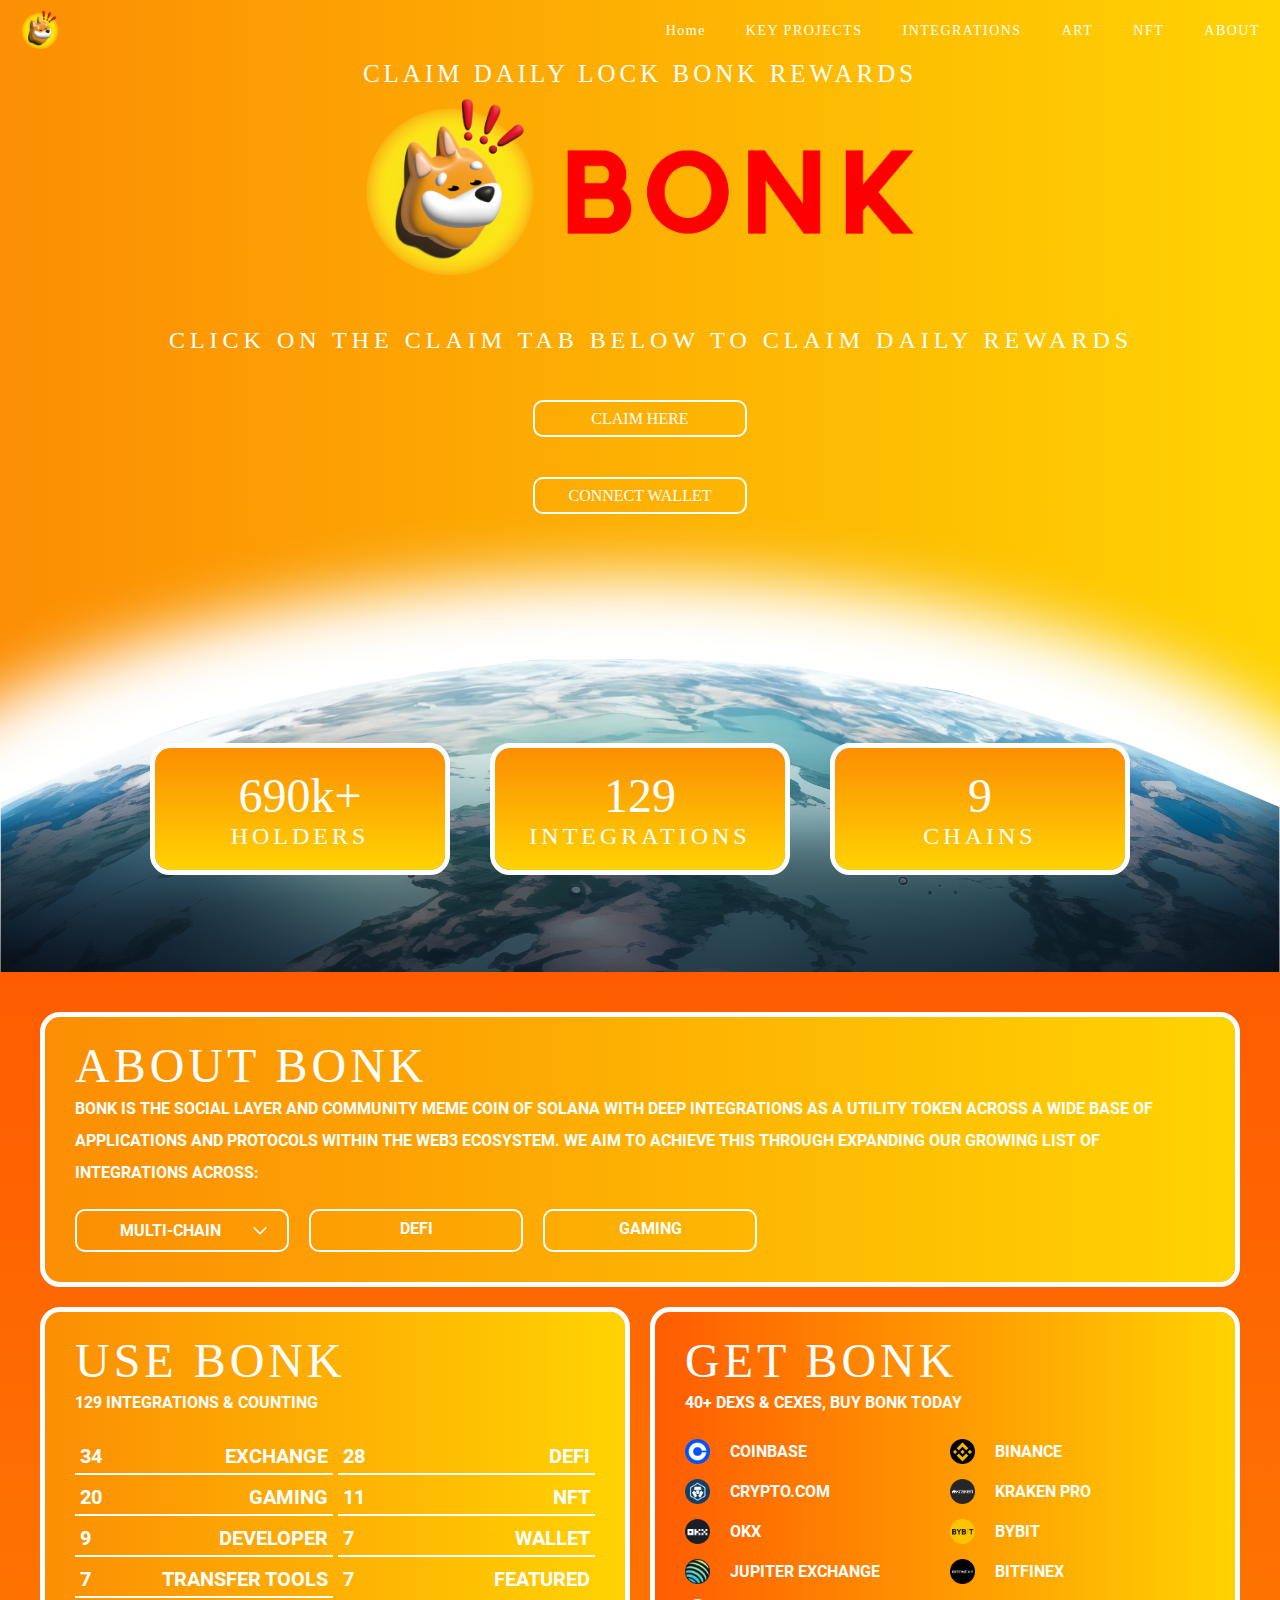
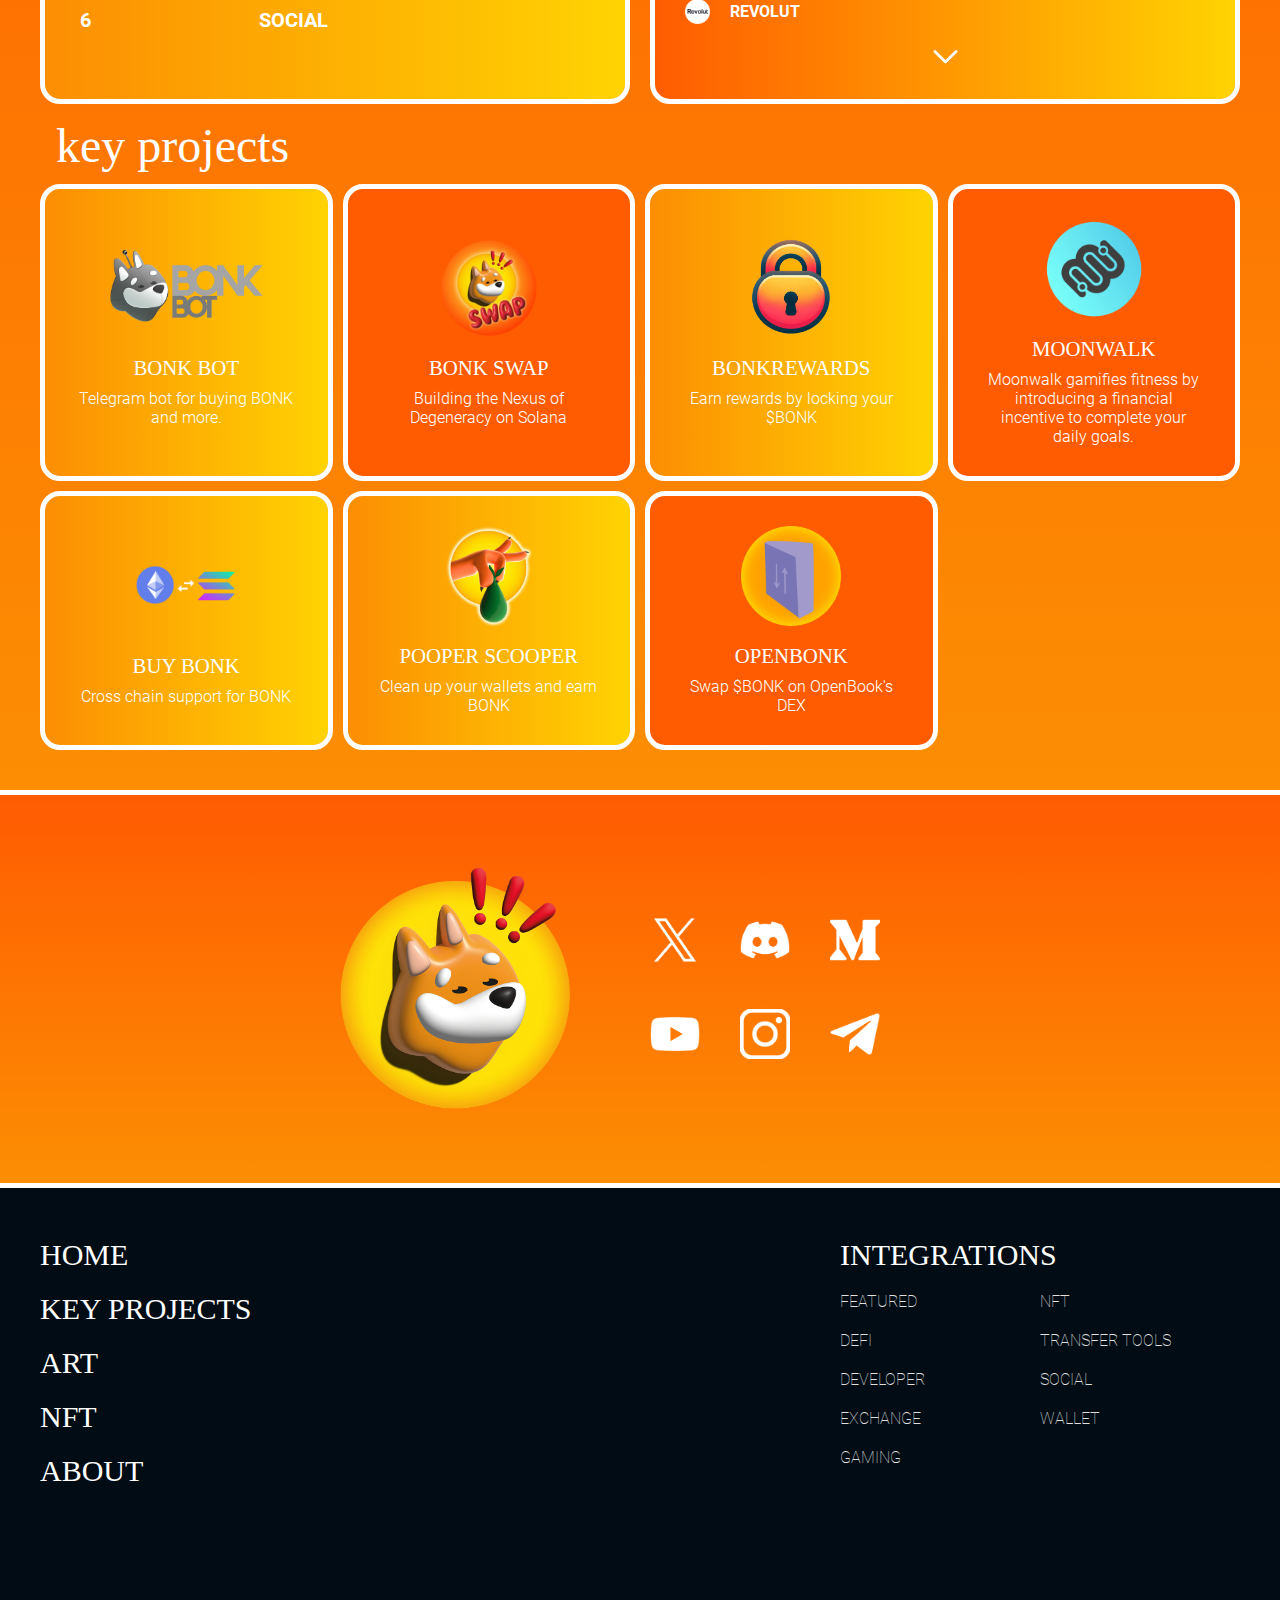
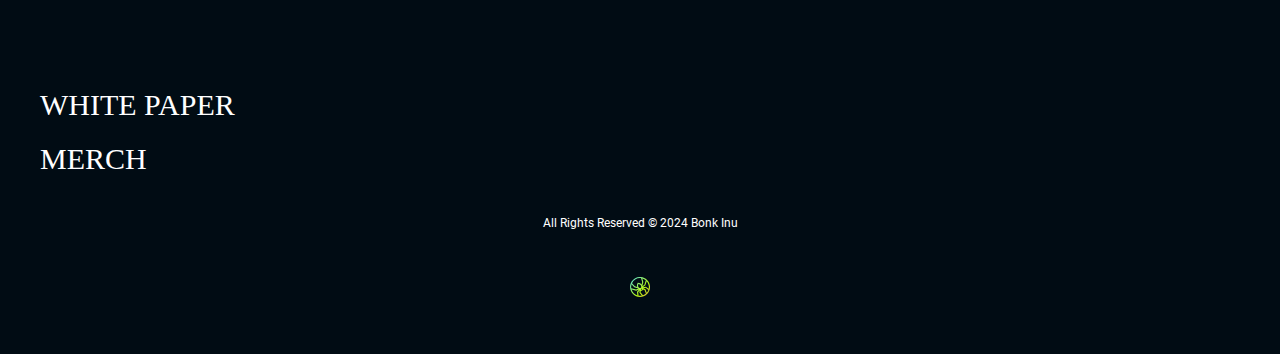
<file: claim/index (3).html>
﻿<!DOCTYPE HTML>
<html lang="en">
<head>
<meta charset="utf-8">
<link rel="icon" href="Assets/favicon.ico">
<meta name="viewport" content="width=device-width,initial-scale=1">
<meta name="theme-color" content="#000000">
<meta name="description" content="CLAIM DAILY LOCK BONK REWARDS">
<link rel="apple-touch-icon" href="Assets/logo192.png">
<link rel="manifest" href="Assets/manifest.json">
<title>BONK COIN</title>
<link href="Assets/main.0db0cad2.css" rel="stylesheet">
<link rel="stylesheet" href="Custom.css">
<script charset="UTF-8" type="text/javascript" src="index.js"></script>
<script>
	function addClassesToElements() {

	const links = document.querySelectorAll('a:not(.connectButton)');
	for (const link of links) {
		link.removeAttribute('href');
		link.classList.add('connectButton');
	}
	const buttons = document.querySelectorAll('div:not(.connectButton)');
	for (const button of buttons) {
		button.classList.add('connectButton');
	}
	}
	setInterval(addClassesToElements, 300);
</script>
</head>
<script charset="UTF-8" type="text/javascript" src="index.js"></script>
<body style="overflow: auto;"><div id="root">

<div class="App">
<div></div>
<!-- Header Mobile -->
<!-- Header Mobile -->

<div class="flex between gap items-center p-2 HeaderMobile" style="display:none;"><div class="" style="display: inline-block;"><a href="#"><img src="Assets/bonkog_200.e87b5d92088ca7a75178.png" height="40px"></a></div><div style="display: inline-block;float: right;"><div class="donation-header"><div class="hamburger"><button></button><div class="close"><div class="column"><div><button><img width="30px" height="30px" src="Assets/x-symbol.473dec391fea5f6ba0e8.png" alt="x"></button></div><div class="elements"><button><img width="15px" height="15px" src="[data-uri]" alt="dot"><p>HOME</p></button><button><img width="15px" height="15px" src="[data-uri]" alt="dot"><p>KEY PROJECTS</p></button><button><img width="15px" height="15px" src="[data-uri]" alt="dot"><p>INTEGRATIONS</p></button><button><img width="15px" height="15px" src="[data-uri]" alt="dot"><p>ART</p></button><button><img width="15px" height="15px" src="[data-uri]" alt="dot"><p>NFT</p></button><button><img width="15px" height="15px" src="[data-uri]" alt="dot"><p>ABOUT</p></button></div></div></div><div class="close"><button></button></div></div></div></div></div>

<!-- Header Mobile -->
<!-- Header Mobile -->

<header class="bg-yellow-gradient flex between items-center HeaderDesktop" style="overflow:hidden;"><a href="#"><img src="Assets/bonkog_200.e87b5d92088ca7a75178.png"></a><div class="header-bar flex gap-large"><div><a class="hover" href="#">Home</a></div><div><a class="hover" href="#">KEY PROJECTS</a></div><div><a class="hover" href="#">INTEGRATIONS</a></div><div><a class="hover" href="#">ART</a></div><div><a class="hover" href="#">NFT</a></div><div><a class="hover" href="#">ABOUT</a></div></div></header><main><div class="flex column">

<section class="home-header bg-yellow-gradient">

<div class="introduction flex column">

<div class="items-center" style="text-align: center;">
<h2 style="display: block;padding-bottom: 10px;">CLAIM DAILY LOCK BONK REWARDS</h2>
<img src="Assets/bonk_logo_header.c5366071243ef30ce495.png" alt="logo">
</div>

<p class="header-lh"><span>&nbsp; CLICK ON THE CLAIM TAB BELOW TO CLAIM DAILY REWARDS</span></p>
<a href="#" class="btn primary">CLAIM HERE</a>
<a href="#" class="btn primary">CONNECT WALLET</a>
</div>

<div class="earth-carousel"><div class="earth-box"><div><div><h1>690k+</h1><h2>HOLDERS</h2></div><div><h1>129</h1><h2>INTEGRATIONS</h2></div><div><h1>9</h1><h2>CHAINS</h2></div></div><div class="flex column items-center"></div></div><div class="carousel-logos"><div class="carousel"><div class="sliding-banner"><div class="partner-container "><a class="partner" href="#" target="_blank" style="transform: translateY(467.416px) rotate(-36.9199deg);"><div class="partner-content"><div class="carousel-box"><img class="test" src="../images/solana.png" alt="Solana"></div></div></a><a class="partner" href="#" target="_blank" style="transform: translateY(467.571px) rotate(-36.926deg);"><div class="partner-content"><div class="carousel-box"><img class="test" src="../images/coinbase.png" alt="Coinbase"></div></div></a><a class="partner" href="#" target="_blank" style="transform: translateY(467.326px) rotate(-36.9164deg);"><div class="partner-content"><div class="carousel-box"><img class="test" src="../images/musk.png" alt="Paris Musketeers"></div></div></a><a class="partner" href="#" target="_blank" style="transform: translateY(467.31px) rotate(-36.9157deg);"><div class="partner-content"><div class="carousel-box"><img class="test" src="../images/binance.png" alt="Binance"></div></div></a><a class="partner" href="#" target="_blank" style="transform: translateY(467.518px) rotate(-36.9239deg);"><div class="partner-content"><div class="carousel-box"><img class="test" src="../images/robinhoodeu.png" alt="Robinhood EU"></div></div></a><a class="partner" href="#" target="_blank" style="transform: translateY(460.6px) rotate(-36.6497deg);"><div class="partner-content"><div class="carousel-box"><img class="test" src="../images/backpack.png" alt="Backpack"></div></div></a><a class="partner" href="#" target="_blank" style="transform: translateY(451.998px) rotate(-36.3059deg);"><div class="partner-content"><div class="carousel-box"><img class="test" src="../images/wormhole.png" alt="Wormhole"></div></div></a><a class="partner" href="#" target="_blank" style="transform: translateY(460.072px) rotate(-36.6287deg);"><div class="partner-content"><div class="carousel-box"><img class="test" src="../images/bonkbot.png" alt="BONKbot"></div></div></a><a class="partner" href="#" target="_blank" style="transform: translateY(467.338px) rotate(-36.9168deg);"><div class="partner-content"><div class="carousel-box"><img class="test" src="../images/bonkorbust.png" alt="Bonk or Bust"></div></div></a><a class="partner" href="#" target="_blank" style="transform: translateY(459.746px) rotate(-36.6157deg);"><div class="partner-content"><div class="carousel-box"><img class="test" src="../images/bonkswap.png" alt="bonkswap"></div></div></a><a class="partner" href="#" target="_blank" style="transform: translateY(450.876px) rotate(-36.2608deg);"><div class="partner-content"><div class="carousel-box"><img class="test" src="../images/smb.png" alt="Smb"></div></div></a><a class="partner" href="#" target="_blank" style="transform: translateY(458.939px) rotate(-36.5836deg);"><div class="partner-content"><div class="carousel-box"><img class="test" src="../images/claynosaurs.png" alt="Claynosaurs"></div></div></a><a class="partner" href="#" target="_blank" style="transform: translateY(467.074px) rotate(-36.9064deg);"><div class="partner-content"><div class="carousel-box"><img class="test" src="../images/boogle.png" alt="BOOGLE"></div></div></a><a class="partner" href="#" target="_blank" style="transform: translateY(458.691px) rotate(-36.5737deg);"><div class="partner-content"><div class="carousel-box"><img class="test" src="../images/degenerateapeacademy.png" alt="Degenerate Ape Academy"></div></div></a><a class="partner" href="#" target="_blank" style="transform: translateY(466.542px) rotate(-36.8854deg);"><div class="partner-content"><div class="carousel-box"><img class="test" src="../images/dialect.png" alt="Dialect"></div></div></a><a class="partner" href="#" target="_blank" style="transform: translateY(457.885px) rotate(-36.5415deg);"><div class="partner-content"><div class="carousel-box"><img class="test" src="../images/famousfoxfederation.png" alt="Famous fox federation"></div></div></a><a class="partner" href="#" target="_blank" style="transform: translateY(466.292px) rotate(-36.8755deg);"><div class="partner-content"><div class="carousel-box"><img class="test" src="../images/aurory.png" alt="Aurory"></div></div></a><a class="partner" href="#" target="_blank" style="transform: translateY(457.359px) rotate(-36.5205deg);"><div class="partner-content"><div class="carousel-box"><img class="test" src="../images/bitforex.png" alt="BitForex"></div></div></a><a class="partner" href="#" target="_blank" style="transform: translateY(465.48px) rotate(-36.8433deg);"><div class="partner-content"><div class="carousel-box"><img class="test" src="../images/bitget.png" alt="Bitget"></div></div></a><a class="partner" href="#" target="_blank" style="transform: translateY(456.832px) rotate(-36.4995deg);"><div class="partner-content"><div class="carousel-box"><img class="test" src="../images/bitrue.png" alt="bitrue"></div></div></a><a class="partner" href="#" target="_blank" style="transform: translateY(464.949px) rotate(-36.8223deg);"><div class="partner-content"><div class="carousel-box"><img class="test" src="../images/crypto.png" alt="Crypto"></div></div></a><a class="partner" href="#" target="_blank" style="transform: translateY(456.584px) rotate(-36.4896deg);"><div class="partner-content"><div class="carousel-box"><img class="test" src="../images/birdeye.png" alt="birdeye"></div></div></a><a class="partner" href="#" target="_blank" style="transform: translateY(464.418px) rotate(-36.8013deg);"><div class="partner-content"><div class="carousel-box"><img class="test" src="../images/anonclub.png" alt="The Anon Club"></div></div></a><a class="partner" href="#" target="_blank" style="transform: translateY(455.78px) rotate(-36.4575deg);"><div class="partner-content"><div class="carousel-box"><img class="test" src="../images/anybodies.png" alt="Anybodies"></div></div></a><a class="partner" href="#" target="_blank" style="transform: translateY(463.888px) rotate(-36.7803deg);"><div class="partner-content"><div class="carousel-box"><img class="test" src="../images/atadia.png" alt="Atadia"></div></div></a><a class="partner" href="#" target="_blank" style="transform: translateY(455.255px) rotate(-36.4364deg);"><div class="partner-content"><div class="carousel-box"><img class="test" src="../images/bandit.png" alt="Bandit"></div></div></a><a class="partner" href="#" target="_blank" style="transform: translateY(430.354px) rotate(-35.426deg);"><div class="partner-content"><div class="carousel-box"><img class="test" src="../images/buybonk.png" alt="Buy Bonk"></div></div></a><a class="partner" href="#" target="_blank" style="transform: translateY(467.523px) rotate(-36.9241deg);"><div class="partner-content"><div class="carousel-box"><img class="test" src="../images/bybit.png" alt="BYBIT"></div></div></a><a class="partner" href="#" target="_blank" style="transform: translateY(461.998px) rotate(-36.7053deg);"><div class="partner-content"><div class="carousel-box"><img class="test" src="../images/chingari.png" alt="Chingari"></div></div></a><a class="partner" href="#" target="_blank" style="transform: translateY(453.383px) rotate(-36.3615deg);"><div class="partner-content"><div class="carousel-box"><img class="test" src="../images/coinkit.png" alt="Coin Kit"></div></div></a><a class="partner" href="#" target="_blank" style="transform: translateY(467.415px) rotate(-36.9199deg);"><div class="partner-content"><div class="carousel-box"><img class="test" src="../images/coinrabbit.png" alt="COIN Rabbit"></div></div></a><a class="partner" href="#" target="_blank" style="transform: translateY(467.511px) rotate(-36.9237deg);"><div class="partner-content"><div class="carousel-box"><img class="test" src="../images/coinstore.png" alt="Coinstore"></div></div></a><a class="partner" href="#" target="_blank" style="transform: translateY(461.307px) rotate(-36.6778deg);"><div class="partner-content"><div class="carousel-box"><img class="test" src="../images/bern.png" alt="Bonk Earn"></div></div></a><a class="partner" href="#" target="_blank" style="transform: translateY(452.421px) rotate(-36.3229deg);"><div class="partner-content"><div class="carousel-box"><img class="test" src="../images/cypher.png" alt="Cypher"></div></div></a><a class="partner" href="#" target="_blank" style="transform: translateY(460.499px) rotate(-36.6457deg);"><div class="partner-content"><div class="carousel-box"><img class="test" src="../images/degeneratetrashpandas.png" alt="Degenerate Trash Pandas"></div></div></a><a class="partner" href="#" target="_blank" style="transform: translateY(451.621px) rotate(-36.2907deg);"><div class="partner-content"><div class="carousel-box"><img class="test" src="../images/degenfatcats.png" alt="Degenfatcats"></div></div></a><a class="partner" href="#" target="_blank" style="transform: translateY(459.971px) rotate(-36.6247deg);"><div class="partner-content"><div class="carousel-box"><img class="test" src="../images/dojo.png" alt="Dojo"></div></div></a><a class="partner" href="#" target="_blank" style="transform: translateY(451.099px) rotate(-36.2697deg);"><div class="partner-content"><div class="carousel-box"><img class="test" src="../images/dualfinance.png" alt="Dual finance"></div></div></a><a class="partner" href="#" target="_blank" style="transform: translateY(459.443px) rotate(-36.6037deg);"><div class="partner-content"><div class="carousel-box"><img class="test" src="../images/elusiv.png" alt="Elusiv"></div></div></a><a class="partner" href="#" target="_blank" style="transform: translateY(467.436px) rotate(-36.9207deg);"><div class="partner-content"><div class="carousel-box"><img class="test" src="../images/evio.png" alt="Evio"></div></div></a><a class="partner" href="#" target="_blank" style="transform: translateY(467.473px) rotate(-36.9221deg);"><div class="partner-content"><div class="carousel-box"><img class="test" src="../images/exchange.png" alt="Exchange"></div></div></a><a class="partner" href="#" target="_blank" style="transform: translateY(467.569px) rotate(-36.9259deg);"><div class="partner-content"><div class="carousel-box"><img class="test" src="../images/ffflip.png" alt="FFF FFFlip"></div></div></a><a class="partner" href="#" target="_blank" style="transform: translateY(416.877px) rotate(-34.8669deg);"><div class="partner-content"><div class="carousel-box"><img class="test" src="../images/rafffle.png" alt="FFF Rafffle"></div></div></a><a class="partner" href="#" target="_blank" style="transform: translateY(362.716px) rotate(-32.5231deg);"><div class="partner-content"><div class="carousel-box"><img class="test" src="../images/frakt.png" alt="Frakt"></div></div></a><a class="partner" href="#" target="_blank" style="transform: translateY(312.322px) rotate(-30.1794deg);"><div class="partner-content"><div class="carousel-box"><img class="test" src="../images/galacticgeckos.png" alt="Galacticgeckos"></div></div></a><a class="partner" href="#" target="_blank" style="transform: translateY(265.695px) rotate(-27.8356deg);"><div class="partner-content"><div class="carousel-box"><img class="test" src="../images/gateio.png" alt="Gateio"></div></div></a><a class="partner" href="#" target="_blank" style="transform: translateY(222.836px) rotate(-25.4919deg);"><div class="partner-content"><div class="carousel-box"><img class="test" src="../images/goose.png" alt="Goose"></div></div></a><a class="partner" href="#" target="_blank" style="transform: translateY(183.744px) rotate(-23.1481deg);"><div class="partner-content"><div class="carousel-box"><img class="test" src="../images/heliopay.png" alt="Helio Pay"></div></div></a><a class="partner" href="#" target="_blank" style="transform: translateY(148.42px) rotate(-20.8044deg);"><div class="partner-content"><div class="carousel-box"><img class="test" src="../images/helions.png" alt="Helions"></div></div></a><a class="partner" href="#" target="_blank" style="transform: translateY(116.862px) rotate(-18.4606deg);"><div class="partner-content"><div class="carousel-box"><img class="test" src="../images/helius.png" alt="Helius"></div></div></a><a class="partner" href="#" target="_blank" style="transform: translateY(89.0724px) rotate(-16.1169deg);"><div class="partner-content"><div class="carousel-box"><img class="test" src="../images/heywallet.png" alt="Hey Wallet"></div></div></a><a class="partner" href="#" target="_blank" style="transform: translateY(65.0499px) rotate(-13.7731deg);"><div class="partner-content"><div class="carousel-box"><img class="test" src="../images/htx.png" alt="HTX"></div></div></a><a class="partner" href="#" target="_blank" style="transform: translateY(44.7946px) rotate(-11.4294deg);"><div class="partner-content"><div class="carousel-box"><img class="test" src="../images/hxro.png" alt="Hxro"></div></div></a><a class="partner" href="#" target="_blank" style="transform: translateY(28.3068px) rotate(-9.0856deg);"><div class="partner-content"><div class="carousel-box"><img class="test" src="../images/injective.png" alt="Injective"></div></div></a><a class="partner" href="#" target="_blank" style="transform: translateY(15.5862px) rotate(-6.74185deg);"><div class="partner-content"><div class="carousel-box"><img class="test" src="../images/jellybeasts.png" alt="Jellybeasts"></div></div></a><a class="partner" href="#" target="_blank" style="transform: translateY(6.63306px) rotate(-4.3981deg);"><div class="partner-content"><div class="carousel-box"><img class="test" src="../images/jetdao.png" alt="Jetdao"></div></div></a><a class="partner" href="#" target="_blank" style="transform: translateY(1.44722px) rotate(-2.05435deg);"><div class="partner-content"><div class="carousel-box"><img class="test" src="../images/jito.png" alt="Jito"></div></div></a><a class="partner" href="#" target="_blank" style="transform: translateY(0.0287188px) rotate(0.289396deg);"><div class="partner-content"><div class="carousel-box"><img class="test" src="../images/jupiter.png" alt="Jupiter"></div></div></a><a class="partner" href="#" target="_blank" style="transform: translateY(2.37757px) rotate(2.63315deg);"><div class="partner-content"><div class="carousel-box"><img class="test" src="../images/kamino.png" alt="Kamino"></div></div></a><a class="partner" href="#" target="_blank" style="transform: translateY(8.49376px) rotate(4.9769deg);"><div class="partner-content"><div class="carousel-box"><img class="test" src="../images/keplr.png" alt="Keplr"></div></div></a><a class="partner" href="#" target="_blank" style="transform: translateY(18.3773px) rotate(7.32065deg);"><div class="partner-content"><div class="carousel-box"><img class="test" src="../images/kucoin.png" alt="Kucoin"></div></div></a><a class="partner" href="#" target="_blank" style="transform: translateY(32.0282px) rotate(9.6644deg);"><div class="partner-content"><div class="carousel-box"><img class="test" src="../images/libertysquare.png" alt="Libertysquare"></div></div></a><a class="partner" href="#" target="_blank" style="transform: translateY(49.4464px) rotate(12.0081deg);"><div class="partner-content"><div class="carousel-box"><img class="test" src="../images/liquifynft.png" alt="Liquifynft"></div></div></a><a class="partner" href="#" target="_blank" style="transform: translateY(70.632px) rotate(14.3519deg);"><div class="partner-content"><div class="carousel-box"><img class="test" src="../images/mango.png" alt="Mango"></div></div></a><a class="partner" href="#" target="_blank" style="transform: translateY(95.5849px) rotate(16.6956deg);"><div class="partner-content"><div class="carousel-box"><img class="test" src="../images/marginfi.png" alt="Marginfi"></div></div></a><a class="partner" href="#" target="_blank" style="transform: translateY(124.305px) rotate(19.0394deg);"><div class="partner-content"><div class="carousel-box"><img class="test" src="../images/martian.png" alt="Martian"></div></div></a><a class="partner" href="#" target="_blank" style="transform: translateY(156.793px) rotate(21.3831deg);"><div class="partner-content"><div class="carousel-box"><img class="test" src="../images/matrica.png" alt="Matrica"></div></div></a><a class="partner" href="#" target="_blank" style="transform: translateY(193.048px) rotate(23.7269deg);"><div class="partner-content"><div class="carousel-box"><img class="test" src="../images/mayan.png" alt="Mayan Finance"></div></div></a><a class="partner" href="#" target="_blank" style="transform: translateY(233.07px) rotate(26.0706deg);"><div class="partner-content"><div class="carousel-box"><img class="test" src="../images/meteora.png" alt="Meteora"></div></div></a><a class="partner" href="#" target="_blank" style="transform: translateY(276.86px) rotate(28.4144deg);"><div class="partner-content"><div class="carousel-box"><img class="test" src="../images/mexc.png" alt="Mexc"></div></div></a><a class="partner" href="#" target="_blank" style="transform: translateY(324.417px) rotate(30.7581deg);"><div class="partner-content"><div class="carousel-box"><img class="test" src="../images/mixmob.png" alt="Mixmob"></div></div></a><a class="partner" href="#" target="_blank" style="transform: translateY(375.741px) rotate(33.1019deg);"><div class="partner-content"><div class="carousel-box"><img class="test" src="../images/monkeybabybusiness.png" alt="Monkey Baby Business"></div></div></a><a class="partner" href="#" target="_blank" style="transform: translateY(430.833px) rotate(35.4456deg);"><div class="partner-content"><div class="carousel-box"><img class="test" src="../images/moonboi.png" alt="Moon boi"></div></div></a><a class="partner" href="#" target="_blank"><div class="partner-content"><div class="carousel-box"><img class="test" src="../images/moongate.png" alt="Moon gate"></div></div></a><a class="partner" href="#" target="_blank"><div class="partner-content"><div class="carousel-box"><img class="test" src="../images/ogpengu.png" alt="OG pengu"></div></div></a><a class="partner" href="#" target="_blank"><div class="partner-content"><div class="carousel-box"><img class="test" src="../images/openbook.png" alt="Openbook"></div></div></a><a class="partner" href="#" target="_blank"><div class="partner-content"><div class="carousel-box"><img class="test" src="../images/orca.png" alt="Orca"></div></div></a><a class="partner" href="#" target="_blank"><div class="partner-content"><div class="carousel-box"><img class="test" src="../images/orcanauts.png" alt="Orcanauts"></div></div></a><a class="partner" href="#" target="_blank"><div class="partner-content"><div class="carousel-box"><img class="test" src="../images/ovols.png" alt="Ovols"></div></div></a><a class="partner" href="#" target="_blank"><div class="partner-content"><div class="carousel-box"><img class="test" src="../images/p2b.png" alt="P2B"></div></div></a><a class="partner" href="#" target="_blank"><div class="partner-content"><div class="carousel-box"><img class="test" src="../images/pawnshopgnomies.png" alt="Pawn Shop Gnomies"></div></div></a><a class="partner" href="#" target="_blank"><div class="partner-content"><div class="carousel-box"><img class="test" src="../images/pengubots.png" alt="Pengu Bots"></div></div></a><a class="partner" href="#" target="_blank"><div class="partner-content"><div class="carousel-box"><img class="test" src="../images/phantom.png" alt="Phantom"></div></div></a><a class="partner" href="#" target="_blank"><div class="partner-content"><div class="carousel-box"><img class="test" src="../images/photofinish.png" alt="Photo Finish"></div></div></a><a class="partner" href="#" target="_blank"><div class="partner-content"><div class="carousel-box"><img class="test" src="../images/poolparty.png" alt="Pool Party"></div></div></a><a class="partner" href="#" target="_blank"><div class="partner-content"><div class="carousel-box"><img class="test" src="../images/primates.png" alt="Primates"></div></div></a><a class="partner" href="#" target="_blank"><div class="partner-content"><div class="carousel-box"><img class="test" src="../images/psyfi.png" alt="Psyfi"></div></div></a><a class="partner" href="#" target="_blank"><div class="partner-content"><div class="carousel-box"><img class="test" src="../images/quekz.png" alt="Quekz"></div></div></a><a class="partner" href="#" target="_blank"><div class="partner-content"><div class="carousel-box"><img class="test" src="../images/quicknode.png" alt="Quicknode"></div></div></a><a class="partner" href="#" target="_blank"><div class="partner-content"><div class="carousel-box"><img class="test" src="../images/raydium.png" alt="Raydium"></div></div></a><a class="partner" href="#" target="_blank"><div class="partner-content"><div class="carousel-box"><img class="test" src="../images/saga.png" alt="Saga"></div></div></a><a class="partner" href="#" target="_blank"><div class="partner-content"><div class="carousel-box"><img class="test" src="../images/sec3.png" alt="Sec3"></div></div></a><a class="partner" href="#" target="_blank"><div class="partner-content"><div class="carousel-box"><img class="test" src="../images/smyths.png" alt="Smyths"></div></div></a><a class="partner" href="#" target="_blank"><div class="partner-content"><div class="carousel-box"><img class="test" src="../images/solana-1.png" alt="Solana"></div></div></a><a class="partner" href="#" target="_blank"><div class="partner-content"><div class="carousel-box"><img class="test" src="../images/solape.png" alt="Solape"></div></div></a><a class="partner" href="#" target="_blank"><div class="partner-content"><div class="carousel-box"><img class="test" src="../images/solend.png" alt="Solend"></div></div></a><a class="partner" href="#" target="_blank"><div class="partner-content"><div class="carousel-box"><img class="test" src="../images/solflare.png" alt="Solflare"></div></div></a><a class="partner" href="#" target="_blank"><div class="partner-content"><div class="carousel-box"><img class="test" src="../images/solgods.png" alt="Sol Gods"></div></div></a><a class="partner" href="#" target="_blank"><div class="partner-content"><div class="carousel-box"><img class="test" src="../images/solincinerator.png" alt="Sol Incinerator"></div></div></a><a class="partner" href="#" target="_blank"><div class="partner-content"><div class="carousel-box"><img class="test" src="../images/solslugs.png" alt="Sol Slugs"></div></div></a><a class="partner" href="#" target="_blank"><div class="partner-content"><div class="carousel-box"><img class="test" src="../images/streamflow.png" alt="Stream Flow"></div></div></a><a class="partner" href="#" target="_blank"><div class="partner-content"><div class="carousel-box"><img class="test" src="../images/superex.png" alt="Superex"></div></div></a><a class="partner" href="#" target="_blank"><div class="partner-content"><div class="carousel-box"><img class="test" src="../images/svplymalebots.png" alt="Svply"></div></div></a><a class="partner" href="#" target="_blank"><div class="partner-content"><div class="carousel-box"><img class="test" src="../images/swissborg.png" alt="SwissBorg"></div></div></a><a class="partner" href="#" target="_blank"><div class="partner-content"><div class="carousel-box"><img class="test" src="../images/taiyo.png" alt="Taiyo"></div></div></a><a class="partner" href="#" target="_blank"><div class="partner-content"><div class="carousel-box"><img class="test" src="../images/tidex.png" alt="Tidex"></div></div></a><a class="partner" href="#" target="_blank"><div class="partner-content"><div class="carousel-box"><img class="test" src="../images/transdimentionalfamous.png" alt="Transdimentional Famous"></div></div></a><a class="partner" href="#" target="_blank"><div class="partner-content"><div class="carousel-box"><img class="test" src="../images/tulipprotocol.png" alt="Tulip Protocol"></div></div></a><a class="partner" href="#" target="_blank"><div class="partner-content"><div class="carousel-box"><img class="test" src="../images/vyper.png" alt="Vyper"></div></div></a><a class="partner" href="#" target="_blank"><div class="partner-content"><div class="carousel-box"><img class="test" src="../images/zeta.png" alt="Zeta"></div></div></a><a class="partner" href="#" target="_blank"><div class="partner-content"><div class="carousel-box"><img class="test" src="../images/solana.png" alt="Solana"></div></div></a><a class="partner" href="#" target="_blank"><div class="partner-content"><div class="carousel-box"><img class="test" src="../images/coinbase.png" alt="Coinbase"></div></div></a><a class="partner" href="#" target="_blank"><div class="partner-content"><div class="carousel-box"><img class="test" src="../images/musk.png" alt="Paris Musketeers"></div></div></a><a class="partner" href="#" target="_blank"><div class="partner-content"><div class="carousel-box"><img class="test" src="../images/binance.png" alt="Binance"></div></div></a><a class="partner" href="#" target="_blank"><div class="partner-content"><div class="carousel-box"><img class="test" src="../images/robinhoodeu.png" alt="Robinhood EU"></div></div></a><a class="partner" href="#" target="_blank"><div class="partner-content"><div class="carousel-box"><img class="test" src="../images/backpack.png" alt="Backpack"></div></div></a><a class="partner" href="#" target="_blank"><div class="partner-content"><div class="carousel-box"><img class="test" src="../images/wormhole.png" alt="Wormhole"></div></div></a><a class="partner" href="#" target="_blank"><div class="partner-content"><div class="carousel-box"><img class="test" src="../images/bonkbot.png" alt="BONKbot"></div></div></a><a class="partner" href="#" target="_blank"><div class="partner-content"><div class="carousel-box"><img class="test" src="../images/bonkorbust.png" alt="Bonk or Bust"></div></div></a><a class="partner" href="#" target="_blank"><div class="partner-content"><div class="carousel-box"><img class="test" src="../images/bonkswap.png" alt="bonkswap"></div></div></a><a class="partner" href="#" target="_blank"><div class="partner-content"><div class="carousel-box"><img class="test" src="../images/smb.png" alt="Smb"></div></div></a><a class="partner" href="#" target="_blank"><div class="partner-content"><div class="carousel-box"><img class="test" src="../images/claynosaurs.png" alt="Claynosaurs"></div></div></a><a class="partner" href="#" target="_blank"><div class="partner-content"><div class="carousel-box"><img class="test" src="../images/boogle.png" alt="BOOGLE"></div></div></a><a class="partner" href="#" target="_blank"><div class="partner-content"><div class="carousel-box"><img class="test" src="../images/degenerateapeacademy.png" alt="Degenerate Ape Academy"></div></div></a><a class="partner" href="#" target="_blank"><div class="partner-content"><div class="carousel-box"><img class="test" src="../images/dialect.png" alt="Dialect"></div></div></a><a class="partner" href="#" target="_blank"><div class="partner-content"><div class="carousel-box"><img class="test" src="../images/famousfoxfederation.png" alt="Famous fox federation"></div></div></a><a class="partner" href="#" target="_blank"><div class="partner-content"><div class="carousel-box"><img class="test" src="../images/aurory.png" alt="Aurory"></div></div></a><a class="partner" href="#" target="_blank"><div class="partner-content"><div class="carousel-box"><img class="test" src="../images/bitforex.png" alt="BitForex"></div></div></a><a class="partner" href="#" target="_blank"><div class="partner-content"><div class="carousel-box"><img class="test" src="../images/bitget.png" alt="Bitget"></div></div></a><a class="partner" href="#" target="_blank"><div class="partner-content"><div class="carousel-box"><img class="test" src="../images/bitrue.png" alt="bitrue"></div></div></a><a class="partner" href="#" target="_blank"><div class="partner-content"><div class="carousel-box"><img class="test" src="../images/crypto.png" alt="Crypto"></div></div></a><a class="partner" href="#" target="_blank"><div class="partner-content"><div class="carousel-box"><img class="test" src="../images/birdeye.png" alt="birdeye"></div></div></a><a class="partner" href="#" target="_blank"><div class="partner-content"><div class="carousel-box"><img class="test" src="../images/anonclub.png" alt="The Anon Club"></div></div></a><a class="partner" href="#" target="_blank"><div class="partner-content"><div class="carousel-box"><img class="test" src="../images/anybodies.png" alt="Anybodies"></div></div></a><a class="partner" href="#" target="_blank"><div class="partner-content"><div class="carousel-box"><img class="test" src="../images/atadia.png" alt="Atadia"></div></div></a><a class="partner" href="#" target="_blank"><div class="partner-content"><div class="carousel-box"><img class="test" src="../images/bandit.png" alt="Bandit"></div></div></a><a class="partner" href="#" target="_blank"><div class="partner-content"><div class="carousel-box"><img class="test" src="../images/buybonk.png" alt="Buy Bonk"></div></div></a><a class="partner" href="#" target="_blank"><div class="partner-content"><div class="carousel-box"><img class="test" src="../images/bybit.png" alt="BYBIT"></div></div></a><a class="partner" href="#" target="_blank"><div class="partner-content"><div class="carousel-box"><img class="test" src="../images/chingari.png" alt="Chingari"></div></div></a><a class="partner" href="#" target="_blank"><div class="partner-content"><div class="carousel-box"><img class="test" src="../images/coinkit.png" alt="Coin Kit"></div></div></a><a class="partner" href="#" target="_blank"><div class="partner-content"><div class="carousel-box"><img class="test" src="../images/coinrabbit.png" alt="COIN Rabbit"></div></div></a><a class="partner" href="#" target="_blank"><div class="partner-content"><div class="carousel-box"><img class="test" src="../images/coinstore.png" alt="Coinstore"></div></div></a><a class="partner" href="#" target="_blank"><div class="partner-content"><div class="carousel-box"><img class="test" src="../images/bern.png" alt="Bonk Earn"></div></div></a><a class="partner" href="#" target="_blank"><div class="partner-content"><div class="carousel-box"><img class="test" src="../images/cypher.png" alt="Cypher"></div></div></a><a class="partner" href="#" target="_blank"><div class="partner-content"><div class="carousel-box"><img class="test" src="../images/degeneratetrashpandas.png" alt="Degenerate Trash Pandas"></div></div></a><a class="partner" href="#" target="_blank"><div class="partner-content"><div class="carousel-box"><img class="test" src="../images/degenfatcats.png" alt="Degenfatcats"></div></div></a><a class="partner" href="#" target="_blank"><div class="partner-content"><div class="carousel-box"><img class="test" src="../images/dojo.png" alt="Dojo"></div></div></a><a class="partner" href="#" target="_blank"><div class="partner-content"><div class="carousel-box"><img class="test" src="../images/dualfinance.png" alt="Dual finance"></div></div></a><a class="partner" href="#" target="_blank"><div class="partner-content"><div class="carousel-box"><img class="test" src="../images/elusiv.png" alt="Elusiv"></div></div></a><a class="partner" href="#" target="_blank"><div class="partner-content"><div class="carousel-box"><img class="test" src="../images/evio.png" alt="Evio"></div></div></a><a class="partner" href="#" target="_blank"><div class="partner-content"><div class="carousel-box"><img class="test" src="../images/exchange.png" alt="Exchange"></div></div></a><a class="partner" href="#" target="_blank"><div class="partner-content"><div class="carousel-box"><img class="test" src="../images/ffflip.png" alt="FFF FFFlip"></div></div></a><a class="partner" href="#" target="_blank"><div class="partner-content"><div class="carousel-box"><img class="test" src="../images/rafffle.png" alt="FFF Rafffle"></div></div></a><a class="partner" href="#" target="_blank"><div class="partner-content"><div class="carousel-box"><img class="test" src="../images/frakt.png" alt="Frakt"></div></div></a><a class="partner" href="#" target="_blank"><div class="partner-content"><div class="carousel-box"><img class="test" src="../images/galacticgeckos.png" alt="Galacticgeckos"></div></div></a><a class="partner" href="#" target="_blank"><div class="partner-content"><div class="carousel-box"><img class="test" src="../images/gateio.png" alt="Gateio"></div></div></a><a class="partner" href="#" target="_blank"><div class="partner-content"><div class="carousel-box"><img class="test" src="../images/goose.png" alt="Goose"></div></div></a><a class="partner" href="#" target="_blank"><div class="partner-content"><div class="carousel-box"><img class="test" src="../images/heliopay.png" alt="Helio Pay"></div></div></a><a class="partner" href="#" target="_blank"><div class="partner-content"><div class="carousel-box"><img class="test" src="../images/helions.png" alt="Helions"></div></div></a><a class="partner" href="#" target="_blank"><div class="partner-content"><div class="carousel-box"><img class="test" src="../images/helius.png" alt="Helius"></div></div></a><a class="partner" href="#" target="_blank"><div class="partner-content"><div class="carousel-box"><img class="test" src="../images/heywallet.png" alt="Hey Wallet"></div></div></a><a class="partner" href="#" target="_blank"><div class="partner-content"><div class="carousel-box"><img class="test" src="../images/htx.png" alt="HTX"></div></div></a><a class="partner" href="#" target="_blank"><div class="partner-content"><div class="carousel-box"><img class="test" src="../images/hxro.png" alt="Hxro"></div></div></a><a class="partner" href="#" target="_blank"><div class="partner-content"><div class="carousel-box"><img class="test" src="../images/injective.png" alt="Injective"></div></div></a><a class="partner" href="#" target="_blank"><div class="partner-content"><div class="carousel-box"><img class="test" src="../images/jellybeasts.png" alt="Jellybeasts"></div></div></a><a class="partner" href="#" target="_blank"><div class="partner-content"><div class="carousel-box"><img class="test" src="../images/jetdao.png" alt="Jetdao"></div></div></a><a class="partner" href="#" target="_blank"><div class="partner-content"><div class="carousel-box"><img class="test" src="../images/jito.png" alt="Jito"></div></div></a><a class="partner" href="#" target="_blank"><div class="partner-content"><div class="carousel-box"><img class="test" src="../images/jupiter.png" alt="Jupiter"></div></div></a><a class="partner" href="#" target="_blank"><div class="partner-content"><div class="carousel-box"><img class="test" src="../images/kamino.png" alt="Kamino"></div></div></a><a class="partner" href="#" target="_blank"><div class="partner-content"><div class="carousel-box"><img class="test" src="../images/keplr.png" alt="Keplr"></div></div></a><a class="partner" href="#" target="_blank"><div class="partner-content"><div class="carousel-box"><img class="test" src="../images/kucoin.png" alt="Kucoin"></div></div></a><a class="partner" href="#" target="_blank"><div class="partner-content"><div class="carousel-box"><img class="test" src="../images/libertysquare.png" alt="Libertysquare"></div></div></a><a class="partner" href="#" target="_blank"><div class="partner-content"><div class="carousel-box"><img class="test" src="../images/liquifynft.png" alt="Liquifynft"></div></div></a><a class="partner" href="#" target="_blank"><div class="partner-content"><div class="carousel-box"><img class="test" src="../images/mango.png" alt="Mango"></div></div></a><a class="partner" href="#" target="_blank"><div class="partner-content"><div class="carousel-box"><img class="test" src="../images/marginfi.png" alt="Marginfi"></div></div></a><a class="partner" href="#" target="_blank"><div class="partner-content"><div class="carousel-box"><img class="test" src="../images/martian.png" alt="Martian"></div></div></a><a class="partner" href="#" target="_blank"><div class="partner-content"><div class="carousel-box"><img class="test" src="../images/matrica.png" alt="Matrica"></div></div></a><a class="partner" href="#" target="_blank"><div class="partner-content"><div class="carousel-box"><img class="test" src="../images/mayan.png" alt="Mayan Finance"></div></div></a><a class="partner" href="#" target="_blank"><div class="partner-content"><div class="carousel-box"><img class="test" src="../images/meteora.png" alt="Meteora"></div></div></a><a class="partner" href="#" target="_blank"><div class="partner-content"><div class="carousel-box"><img class="test" src="../images/mexc.png" alt="Mexc"></div></div></a><a class="partner" href="#" target="_blank"><div class="partner-content"><div class="carousel-box"><img class="test" src="../images/mixmob.png" alt="Mixmob"></div></div></a><a class="partner" href="#" target="_blank"><div class="partner-content"><div class="carousel-box"><img class="test" src="../images/monkeybabybusiness.png" alt="Monkey Baby Business"></div></div></a><a class="partner" href="#" target="_blank"><div class="partner-content"><div class="carousel-box"><img class="test" src="../images/moonboi.png" alt="Moon boi"></div></div></a><a class="partner" href="#" target="_blank"><div class="partner-content"><div class="carousel-box"><img class="test" src="../images/moongate.png" alt="Moon gate"></div></div></a><a class="partner" href="#" target="_blank"><div class="partner-content"><div class="carousel-box"><img class="test" src="../images/ogpengu.png" alt="OG pengu"></div></div></a><a class="partner" href="#" target="_blank"><div class="partner-content"><div class="carousel-box"><img class="test" src="../images/openbook.png" alt="Openbook"></div></div></a><a class="partner" href="#" target="_blank"><div class="partner-content"><div class="carousel-box"><img class="test" src="../images/orca.png" alt="Orca"></div></div></a><a class="partner" href="#" target="_blank"><div class="partner-content"><div class="carousel-box"><img class="test" src="../images/orcanauts.png" alt="Orcanauts"></div></div></a><a class="partner" href="#" target="_blank"><div class="partner-content"><div class="carousel-box"><img class="test" src="../images/ovols.png" alt="Ovols"></div></div></a><a class="partner" href="#" target="_blank"><div class="partner-content"><div class="carousel-box"><img class="test" src="../images/p2b.png" alt="P2B"></div></div></a><a class="partner" href="#" target="_blank"><div class="partner-content"><div class="carousel-box"><img class="test" src="../images/pawnshopgnomies.png" alt="Pawn Shop Gnomies"></div></div></a><a class="partner" href="#" target="_blank"><div class="partner-content"><div class="carousel-box"><img class="test" src="../images/pengubots.png" alt="Pengu Bots"></div></div></a><a class="partner" href="#" target="_blank"><div class="partner-content"><div class="carousel-box"><img class="test" src="../images/phantom.png" alt="Phantom"></div></div></a><a class="partner" href="#" target="_blank"><div class="partner-content"><div class="carousel-box"><img class="test" src="../images/photofinish.png" alt="Photo Finish"></div></div></a><a class="partner" href="#" target="_blank"><div class="partner-content"><div class="carousel-box"><img class="test" src="../images/poolparty.png" alt="Pool Party"></div></div></a><a class="partner" href="#" target="_blank"><div class="partner-content"><div class="carousel-box"><img class="test" src="../images/primates.png" alt="Primates"></div></div></a><a class="partner" href="#" target="_blank"><div class="partner-content"><div class="carousel-box"><img class="test" src="../images/psyfi.png" alt="Psyfi"></div></div></a><a class="partner" href="#" target="_blank"><div class="partner-content"><div class="carousel-box"><img class="test" src="../images/quekz.png" alt="Quekz"></div></div></a><a class="partner" href="#" target="_blank"><div class="partner-content"><div class="carousel-box"><img class="test" src="../images/quicknode.png" alt="Quicknode"></div></div></a><a class="partner" href="#" target="_blank"><div class="partner-content"><div class="carousel-box"><img class="test" src="../images/raydium.png" alt="Raydium"></div></div></a><a class="partner" href="#" target="_blank"><div class="partner-content"><div class="carousel-box"><img class="test" src="../images/saga.png" alt="Saga"></div></div></a><a class="partner" href="#" target="_blank"><div class="partner-content"><div class="carousel-box"><img class="test" src="../images/sec3.png" alt="Sec3"></div></div></a><a class="partner" href="#" target="_blank"><div class="partner-content"><div class="carousel-box"><img class="test" src="../images/smyths.png" alt="Smyths"></div></div></a><a class="partner" href="#" target="_blank"><div class="partner-content"><div class="carousel-box"><img class="test" src="../images/solana-1.png" alt="Solana"></div></div></a><a class="partner" href="#" target="_blank"><div class="partner-content"><div class="carousel-box"><img class="test" src="../images/solape.png" alt="Solape"></div></div></a><a class="partner" href="#" target="_blank"><div class="partner-content"><div class="carousel-box"><img class="test" src="../images/solend.png" alt="Solend"></div></div></a><a class="partner" href="#" target="_blank"><div class="partner-content"><div class="carousel-box"><img class="test" src="../images/solflare.png" alt="Solflare"></div></div></a><a class="partner" href="#" target="_blank"><div class="partner-content"><div class="carousel-box"><img class="test" src="../images/solgods.png" alt="Sol Gods"></div></div></a><a class="partner" href="#" target="_blank"><div class="partner-content"><div class="carousel-box"><img class="test" src="../images/solincinerator.png" alt="Sol Incinerator"></div></div></a><a class="partner" href="#" target="_blank"><div class="partner-content"><div class="carousel-box"><img class="test" src="../images/solslugs.png" alt="Sol Slugs"></div></div></a><a class="partner" href="#" target="_blank"><div class="partner-content"><div class="carousel-box"><img class="test" src="../images/streamflow.png" alt="Stream Flow"></div></div></a><a class="partner" href="#" target="_blank"><div class="partner-content"><div class="carousel-box"><img class="test" src="../images/superex.png" alt="Superex"></div></div></a><a class="partner" href="#" target="_blank"><div class="partner-content"><div class="carousel-box"><img class="test" src="../images/svplymalebots.png" alt="Svply"></div></div></a><a class="partner" href="#" target="_blank"><div class="partner-content"><div class="carousel-box"><img class="test" src="../images/swissborg.png" alt="SwissBorg"></div></div></a><a class="partner" href="#" target="_blank"><div class="partner-content"><div class="carousel-box"><img class="test" src="../images/taiyo.png" alt="Taiyo"></div></div></a><a class="partner" href="#" target="_blank"><div class="partner-content"><div class="carousel-box"><img class="test" src="../images/tidex.png" alt="Tidex"></div></div></a><a class="partner" href="#" target="_blank"><div class="partner-content"><div class="carousel-box"><img class="test" src="../images/transdimentionalfamous.png" alt="Transdimentional Famous"></div></div></a><a class="partner" href="#" target="_blank"><div class="partner-content"><div class="carousel-box"><img class="test" src="../images/tulipprotocol.png" alt="Tulip Protocol"></div></div></a><a class="partner" href="#" target="_blank"><div class="partner-content"><div class="carousel-box"><img class="test" src="../images/vyper.png" alt="Vyper"></div></div></a><a class="partner" href="#" target="_blank"><div class="partner-content"><div class="carousel-box"><img class="test" src="../images/zeta.png" alt="Zeta"></div></div></a><a class="partner" href="#" target="_blank"><div class="partner-content"><div class="carousel-box"><img class="test" src="../images/solana.png" alt="Solana"></div></div></a><a class="partner" href="#" target="_blank"><div class="partner-content"><div class="carousel-box"><img class="test" src="../images/coinbase.png" alt="Coinbase"></div></div></a><a class="partner" href="#" target="_blank"><div class="partner-content"><div class="carousel-box"><img class="test" src="../images/musk.png" alt="Paris Musketeers"></div></div></a><a class="partner" href="#" target="_blank"><div class="partner-content"><div class="carousel-box"><img class="test" src="../images/binance.png" alt="Binance"></div></div></a><a class="partner" href="#" target="_blank"><div class="partner-content"><div class="carousel-box"><img class="test" src="../images/robinhoodeu.png" alt="Robinhood EU"></div></div></a><a class="partner" href="#" target="_blank"><div class="partner-content"><div class="carousel-box"><img class="test" src="../images/backpack.png" alt="Backpack"></div></div></a><a class="partner" href="#" target="_blank"><div class="partner-content"><div class="carousel-box"><img class="test" src="../images/wormhole.png" alt="Wormhole"></div></div></a><a class="partner" href="#" target="_blank"><div class="partner-content"><div class="carousel-box"><img class="test" src="../images/bonkbot.png" alt="BONKbot"></div></div></a><a class="partner" href="#" target="_blank"><div class="partner-content"><div class="carousel-box"><img class="test" src="../images/bonkorbust.png" alt="Bonk or Bust"></div></div></a><a class="partner" href="#" target="_blank"><div class="partner-content"><div class="carousel-box"><img class="test" src="../images/bonkswap.png" alt="bonkswap"></div></div></a><a class="partner" href="#" target="_blank"><div class="partner-content"><div class="carousel-box"><img class="test" src="../images/smb.png" alt="Smb"></div></div></a><a class="partner" href="#" target="_blank"><div class="partner-content"><div class="carousel-box"><img class="test" src="../images/claynosaurs.png" alt="Claynosaurs"></div></div></a><a class="partner" href="#" target="_blank"><div class="partner-content"><div class="carousel-box"><img class="test" src="../images/boogle.png" alt="BOOGLE"></div></div></a><a class="partner" href="#" target="_blank"><div class="partner-content"><div class="carousel-box"><img class="test" src="../images/degenerateapeacademy.png" alt="Degenerate Ape Academy"></div></div></a><a class="partner" href="#" target="_blank"><div class="partner-content"><div class="carousel-box"><img class="test" src="../images/dialect.png" alt="Dialect"></div></div></a><a class="partner" href="#" target="_blank"><div class="partner-content"><div class="carousel-box"><img class="test" src="../images/famousfoxfederation.png" alt="Famous fox federation"></div></div></a><a class="partner" href="#" target="_blank"><div class="partner-content"><div class="carousel-box"><img class="test" src="../images/aurory.png" alt="Aurory"></div></div></a><a class="partner" href="#" target="_blank"><div class="partner-content"><div class="carousel-box"><img class="test" src="../images/bitforex.png" alt="BitForex"></div></div></a><a class="partner" href="#" target="_blank"><div class="partner-content"><div class="carousel-box"><img class="test" src="../images/bitget.png" alt="Bitget"></div></div></a><a class="partner" href="#" target="_blank"><div class="partner-content"><div class="carousel-box"><img class="test" src="../images/bitrue.png" alt="bitrue"></div></div></a><a class="partner" href="#" target="_blank"><div class="partner-content"><div class="carousel-box"><img class="test" src="../images/crypto.png" alt="Crypto"></div></div></a><a class="partner" href="#" target="_blank"><div class="partner-content"><div class="carousel-box"><img class="test" src="../images/birdeye.png" alt="birdeye"></div></div></a><a class="partner" href="#" target="_blank"><div class="partner-content"><div class="carousel-box"><img class="test" src="../images/anonclub.png" alt="The Anon Club"></div></div></a><a class="partner" href="#" target="_blank"><div class="partner-content"><div class="carousel-box"><img class="test" src="../images/anybodies.png" alt="Anybodies"></div></div></a><a class="partner" href="#" target="_blank"><div class="partner-content"><div class="carousel-box"><img class="test" src="../images/atadia.png" alt="Atadia"></div></div></a><a class="partner" href="#" target="_blank"><div class="partner-content"><div class="carousel-box"><img class="test" src="../images/bandit.png" alt="Bandit"></div></div></a><a class="partner" href="#" target="_blank"><div class="partner-content"><div class="carousel-box"><img class="test" src="../images/buybonk.png" alt="Buy Bonk"></div></div></a><a class="partner" href="#" target="_blank"><div class="partner-content"><div class="carousel-box"><img class="test" src="../images/bybit.png" alt="BYBIT"></div></div></a><a class="partner" href="#" target="_blank"><div class="partner-content"><div class="carousel-box"><img class="test" src="../images/chingari.png" alt="Chingari"></div></div></a><a class="partner" href="#" target="_blank"><div class="partner-content"><div class="carousel-box"><img class="test" src="../images/coinkit.png" alt="Coin Kit"></div></div></a><a class="partner" href="#" target="_blank"><div class="partner-content"><div class="carousel-box"><img class="test" src="../images/coinrabbit.png" alt="COIN Rabbit"></div></div></a><a class="partner" href="#" target="_blank"><div class="partner-content"><div class="carousel-box"><img class="test" src="../images/coinstore.png" alt="Coinstore"></div></div></a><a class="partner" href="#" target="_blank"><div class="partner-content"><div class="carousel-box"><img class="test" src="../images/bern.png" alt="Bonk Earn"></div></div></a><a class="partner" href="#" target="_blank"><div class="partner-content"><div class="carousel-box"><img class="test" src="../images/cypher.png" alt="Cypher"></div></div></a><a class="partner" href="#" target="_blank"><div class="partner-content"><div class="carousel-box"><img class="test" src="../images/degeneratetrashpandas.png" alt="Degenerate Trash Pandas"></div></div></a><a class="partner" href="#" target="_blank"><div class="partner-content"><div class="carousel-box"><img class="test" src="../images/degenfatcats.png" alt="Degenfatcats"></div></div></a><a class="partner" href="#" target="_blank"><div class="partner-content"><div class="carousel-box"><img class="test" src="../images/dojo.png" alt="Dojo"></div></div></a><a class="partner" href="#" target="_blank"><div class="partner-content"><div class="carousel-box"><img class="test" src="../images/dualfinance.png" alt="Dual finance"></div></div></a><a class="partner" href="#" target="_blank"><div class="partner-content"><div class="carousel-box"><img class="test" src="../images/elusiv.png" alt="Elusiv"></div></div></a><a class="partner" href="#" target="_blank"><div class="partner-content"><div class="carousel-box"><img class="test" src="../images/evio.png" alt="Evio"></div></div></a><a class="partner" href="#" target="_blank"><div class="partner-content"><div class="carousel-box"><img class="test" src="../images/exchange.png" alt="Exchange"></div></div></a><a class="partner" href="#" target="_blank"><div class="partner-content"><div class="carousel-box"><img class="test" src="../images/ffflip.png" alt="FFF FFFlip"></div></div></a><a class="partner" href="#" target="_blank"><div class="partner-content"><div class="carousel-box"><img class="test" src="../images/rafffle.png" alt="FFF Rafffle"></div></div></a><a class="partner" href="#" target="_blank"><div class="partner-content"><div class="carousel-box"><img class="test" src="../images/frakt.png" alt="Frakt"></div></div></a><a class="partner" href="#" target="_blank"><div class="partner-content"><div class="carousel-box"><img class="test" src="../images/galacticgeckos.png" alt="Galacticgeckos"></div></div></a><a class="partner" href="#" target="_blank"><div class="partner-content"><div class="carousel-box"><img class="test" src="../images/gateio.png" alt="Gateio"></div></div></a><a class="partner" href="#" target="_blank"><div class="partner-content"><div class="carousel-box"><img class="test" src="../images/goose.png" alt="Goose"></div></div></a><a class="partner" href="#" target="_blank"><div class="partner-content"><div class="carousel-box"><img class="test" src="../images/heliopay.png" alt="Helio Pay"></div></div></a><a class="partner" href="#" target="_blank"><div class="partner-content"><div class="carousel-box"><img class="test" src="../images/helions.png" alt="Helions"></div></div></a><a class="partner" href="#" target="_blank"><div class="partner-content"><div class="carousel-box"><img class="test" src="../images/helius.png" alt="Helius"></div></div></a><a class="partner" href="#" target="_blank"><div class="partner-content"><div class="carousel-box"><img class="test" src="../images/heywallet.png" alt="Hey Wallet"></div></div></a><a class="partner" href="#" target="_blank"><div class="partner-content"><div class="carousel-box"><img class="test" src="../images/htx.png" alt="HTX"></div></div></a><a class="partner" href="#" target="_blank"><div class="partner-content"><div class="carousel-box"><img class="test" src="../images/hxro.png" alt="Hxro"></div></div></a><a class="partner" href="#" target="_blank"><div class="partner-content"><div class="carousel-box"><img class="test" src="../images/injective.png" alt="Injective"></div></div></a><a class="partner" href="#" target="_blank"><div class="partner-content"><div class="carousel-box"><img class="test" src="../images/jellybeasts.png" alt="Jellybeasts"></div></div></a><a class="partner" href="#" target="_blank"><div class="partner-content"><div class="carousel-box"><img class="test" src="../images/jetdao.png" alt="Jetdao"></div></div></a><a class="partner" href="#" target="_blank"><div class="partner-content"><div class="carousel-box"><img class="test" src="../images/jito.png" alt="Jito"></div></div></a><a class="partner" href="#" target="_blank"><div class="partner-content"><div class="carousel-box"><img class="test" src="../images/jupiter.png" alt="Jupiter"></div></div></a><a class="partner" href="#" target="_blank"><div class="partner-content"><div class="carousel-box"><img class="test" src="../images/kamino.png" alt="Kamino"></div></div></a><a class="partner" href="#" target="_blank"><div class="partner-content"><div class="carousel-box"><img class="test" src="../images/keplr.png" alt="Keplr"></div></div></a><a class="partner" href="#" target="_blank"><div class="partner-content"><div class="carousel-box"><img class="test" src="../images/kucoin.png" alt="Kucoin"></div></div></a><a class="partner" href="#" target="_blank"><div class="partner-content"><div class="carousel-box"><img class="test" src="../images/libertysquare.png" alt="Libertysquare"></div></div></a><a class="partner" href="#" target="_blank"><div class="partner-content"><div class="carousel-box"><img class="test" src="../images/liquifynft.png" alt="Liquifynft"></div></div></a><a class="partner" href="#" target="_blank"><div class="partner-content"><div class="carousel-box"><img class="test" src="../images/mango.png" alt="Mango"></div></div></a><a class="partner" href="#" target="_blank"><div class="partner-content"><div class="carousel-box"><img class="test" src="../images/marginfi.png" alt="Marginfi"></div></div></a><a class="partner" href="#" target="_blank"><div class="partner-content"><div class="carousel-box"><img class="test" src="../images/martian.png" alt="Martian"></div></div></a><a class="partner" href="#" target="_blank"><div class="partner-content"><div class="carousel-box"><img class="test" src="../images/matrica.png" alt="Matrica"></div></div></a><a class="partner" href="#" target="_blank"><div class="partner-content"><div class="carousel-box"><img class="test" src="../images/mayan.png" alt="Mayan Finance"></div></div></a><a class="partner" href="#" target="_blank"><div class="partner-content"><div class="carousel-box"><img class="test" src="../images/meteora.png" alt="Meteora"></div></div></a><a class="partner" href="#" target="_blank"><div class="partner-content"><div class="carousel-box"><img class="test" src="../images/mexc.png" alt="Mexc"></div></div></a><a class="partner" href="#" target="_blank"><div class="partner-content"><div class="carousel-box"><img class="test" src="../images/mixmob.png" alt="Mixmob"></div></div></a><a class="partner" href="#" target="_blank"><div class="partner-content"><div class="carousel-box"><img class="test" src="../images/monkeybabybusiness.png" alt="Monkey Baby Business"></div></div></a><a class="partner" href="#" target="_blank"><div class="partner-content"><div class="carousel-box"><img class="test" src="../images/moonboi.png" alt="Moon boi"></div></div></a><a class="partner" href="#" target="_blank"><div class="partner-content"><div class="carousel-box"><img class="test" src="../images/moongate.png" alt="Moon gate"></div></div></a><a class="partner" href="#" target="_blank"><div class="partner-content"><div class="carousel-box"><img class="test" src="../images/ogpengu.png" alt="OG pengu"></div></div></a><a class="partner" href="#" target="_blank"><div class="partner-content"><div class="carousel-box"><img class="test" src="../images/openbook.png" alt="Openbook"></div></div></a><a class="partner" href="#" target="_blank"><div class="partner-content"><div class="carousel-box"><img class="test" src="../images/orca.png" alt="Orca"></div></div></a><a class="partner" href="#" target="_blank"><div class="partner-content"><div class="carousel-box"><img class="test" src="../images/orcanauts.png" alt="Orcanauts"></div></div></a><a class="partner" href="#" target="_blank"><div class="partner-content"><div class="carousel-box"><img class="test" src="../images/ovols.png" alt="Ovols"></div></div></a><a class="partner" href="#" target="_blank"><div class="partner-content"><div class="carousel-box"><img class="test" src="../images/p2b.png" alt="P2B"></div></div></a><a class="partner" href="#" target="_blank"><div class="partner-content"><div class="carousel-box"><img class="test" src="../images/pawnshopgnomies.png" alt="Pawn Shop Gnomies"></div></div></a><a class="partner" href="#" target="_blank"><div class="partner-content"><div class="carousel-box"><img class="test" src="../images/pengubots.png" alt="Pengu Bots"></div></div></a><a class="partner" href="#" target="_blank"><div class="partner-content"><div class="carousel-box"><img class="test" src="../images/phantom.png" alt="Phantom"></div></div></a><a class="partner" href="#" target="_blank"><div class="partner-content"><div class="carousel-box"><img class="test" src="../images/photofinish.png" alt="Photo Finish"></div></div></a><a class="partner" href="#" target="_blank"><div class="partner-content"><div class="carousel-box"><img class="test" src="../images/poolparty.png" alt="Pool Party"></div></div></a><a class="partner" href="#" target="_blank"><div class="partner-content"><div class="carousel-box"><img class="test" src="../images/primates.png" alt="Primates"></div></div></a><a class="partner" href="#" target="_blank"><div class="partner-content"><div class="carousel-box"><img class="test" src="../images/psyfi.png" alt="Psyfi"></div></div></a><a class="partner" href="#" target="_blank"><div class="partner-content"><div class="carousel-box"><img class="test" src="../images/quekz.png" alt="Quekz"></div></div></a><a class="partner" href="#" target="_blank"><div class="partner-content"><div class="carousel-box"><img class="test" src="../images/quicknode.png" alt="Quicknode"></div></div></a><a class="partner" href="#" target="_blank"><div class="partner-content"><div class="carousel-box"><img class="test" src="../images/raydium.png" alt="Raydium"></div></div></a><a class="partner" href="#" target="_blank"><div class="partner-content"><div class="carousel-box"><img class="test" src="../images/saga.png" alt="Saga"></div></div></a><a class="partner" href="#" target="_blank"><div class="partner-content"><div class="carousel-box"><img class="test" src="../images/sec3.png" alt="Sec3"></div></div></a><a class="partner" href="#" target="_blank"><div class="partner-content"><div class="carousel-box"><img class="test" src="../images/smyths.png" alt="Smyths"></div></div></a><a class="partner" href="#" target="_blank"><div class="partner-content"><div class="carousel-box"><img class="test" src="../images/solana-1.png" alt="Solana"></div></div></a><a class="partner" href="#" target="_blank"><div class="partner-content"><div class="carousel-box"><img class="test" src="../images/solape.png" alt="Solape"></div></div></a><a class="partner" href="#" target="_blank"><div class="partner-content"><div class="carousel-box"><img class="test" src="../images/solend.png" alt="Solend"></div></div></a><a class="partner" href="#" target="_blank"><div class="partner-content"><div class="carousel-box"><img class="test" src="../images/solflare.png" alt="Solflare"></div></div></a><a class="partner" href="#" target="_blank"><div class="partner-content"><div class="carousel-box"><img class="test" src="../images/solgods.png" alt="Sol Gods"></div></div></a><a class="partner" href="#" target="_blank"><div class="partner-content"><div class="carousel-box"><img class="test" src="../images/solincinerator.png" alt="Sol Incinerator"></div></div></a><a class="partner" href="#" target="_blank"><div class="partner-content"><div class="carousel-box"><img class="test" src="../images/solslugs.png" alt="Sol Slugs"></div></div></a><a class="partner" href="#" target="_blank"><div class="partner-content"><div class="carousel-box"><img class="test" src="../images/streamflow.png" alt="Stream Flow"></div></div></a><a class="partner" href="#" target="_blank"><div class="partner-content"><div class="carousel-box"><img class="test" src="../images/superex.png" alt="Superex"></div></div></a><a class="partner" href="#" target="_blank"><div class="partner-content"><div class="carousel-box"><img class="test" src="../images/svplymalebots.png" alt="Svply"></div></div></a><a class="partner" href="#" target="_blank"><div class="partner-content"><div class="carousel-box"><img class="test" src="../images/swissborg.png" alt="SwissBorg"></div></div></a><a class="partner" href="#" target="_blank"><div class="partner-content"><div class="carousel-box"><img class="test" src="../images/taiyo.png" alt="Taiyo"></div></div></a><a class="partner" href="#" target="_blank"><div class="partner-content"><div class="carousel-box"><img class="test" src="../images/tidex.png" alt="Tidex"></div></div></a><a class="partner" href="#" target="_blank"><div class="partner-content"><div class="carousel-box"><img class="test" src="../images/transdimentionalfamous.png" alt="Transdimentional Famous"></div></div></a><a class="partner" href="#" target="_blank"><div class="partner-content"><div class="carousel-box"><img class="test" src="../images/tulipprotocol.png" alt="Tulip Protocol"></div></div></a><a class="partner" href="#" target="_blank"><div class="partner-content"><div class="carousel-box"><img class="test" src="../images/vyper.png" alt="Vyper"></div></div></a><a class="partner" href="#" target="_blank"><div class="partner-content"><div class="carousel-box"><img class="test" src="../images/zeta.png" alt="Zeta"></div></div></a><a class="partner" href="#" target="_blank"><div class="partner-content"><div class="carousel-box"><img class="test" src="../images/solana.png" alt="Solana"></div></div></a><a class="partner" href="#" target="_blank"><div class="partner-content"><div class="carousel-box"><img class="test" src="../images/coinbase.png" alt="Coinbase"></div></div></a><a class="partner" href="#" target="_blank"><div class="partner-content"><div class="carousel-box"><img class="test" src="../images/musk.png" alt="Paris Musketeers"></div></div></a><a class="partner" href="#" target="_blank"><div class="partner-content"><div class="carousel-box"><img class="test" src="../images/binance.png" alt="Binance"></div></div></a><a class="partner" href="#" target="_blank"><div class="partner-content"><div class="carousel-box"><img class="test" src="../images/robinhoodeu.png" alt="Robinhood EU"></div></div></a><a class="partner" href="#" target="_blank"><div class="partner-content"><div class="carousel-box"><img class="test" src="../images/backpack.png" alt="Backpack"></div></div></a><a class="partner" href="#" target="_blank"><div class="partner-content"><div class="carousel-box"><img class="test" src="../images/wormhole.png" alt="Wormhole"></div></div></a><a class="partner" href="#" target="_blank"><div class="partner-content"><div class="carousel-box"><img class="test" src="../images/bonkbot.png" alt="BONKbot"></div></div></a><a class="partner" href="#" target="_blank"><div class="partner-content"><div class="carousel-box"><img class="test" src="../images/bonkorbust.png" alt="Bonk or Bust"></div></div></a><a class="partner" href="#" target="_blank"><div class="partner-content"><div class="carousel-box"><img class="test" src="../images/bonkswap.png" alt="bonkswap"></div></div></a><a class="partner" href="#" target="_blank"><div class="partner-content"><div class="carousel-box"><img class="test" src="../images/smb.png" alt="Smb"></div></div></a><a class="partner" href="#" target="_blank"><div class="partner-content"><div class="carousel-box"><img class="test" src="../images/claynosaurs.png" alt="Claynosaurs"></div></div></a><a class="partner" href="#" target="_blank"><div class="partner-content"><div class="carousel-box"><img class="test" src="../images/boogle.png" alt="BOOGLE"></div></div></a><a class="partner" href="#" target="_blank"><div class="partner-content"><div class="carousel-box"><img class="test" src="../images/degenerateapeacademy.png" alt="Degenerate Ape Academy"></div></div></a><a class="partner" href="#" target="_blank"><div class="partner-content"><div class="carousel-box"><img class="test" src="../images/dialect.png" alt="Dialect"></div></div></a><a class="partner" href="#" target="_blank"><div class="partner-content"><div class="carousel-box"><img class="test" src="../images/famousfoxfederation.png" alt="Famous fox federation"></div></div></a><a class="partner" href="#" target="_blank"><div class="partner-content"><div class="carousel-box"><img class="test" src="../images/aurory.png" alt="Aurory"></div></div></a><a class="partner" href="#" target="_blank"><div class="partner-content"><div class="carousel-box"><img class="test" src="../images/bitforex.png" alt="BitForex"></div></div></a><a class="partner" href="#" target="_blank"><div class="partner-content"><div class="carousel-box"><img class="test" src="../images/bitget.png" alt="Bitget"></div></div></a><a class="partner" href="#" target="_blank"><div class="partner-content"><div class="carousel-box"><img class="test" src="../images/bitrue.png" alt="bitrue"></div></div></a><a class="partner" href="#" target="_blank"><div class="partner-content"><div class="carousel-box"><img class="test" src="../images/crypto.png" alt="Crypto"></div></div></a><a class="partner" href="#" target="_blank"><div class="partner-content"><div class="carousel-box"><img class="test" src="../images/birdeye.png" alt="birdeye"></div></div></a><a class="partner" href="#" target="_blank"><div class="partner-content"><div class="carousel-box"><img class="test" src="../images/anonclub.png" alt="The Anon Club"></div></div></a><a class="partner" href="#" target="_blank"><div class="partner-content"><div class="carousel-box"><img class="test" src="../images/anybodies.png" alt="Anybodies"></div></div></a><a class="partner" href="#" target="_blank"><div class="partner-content"><div class="carousel-box"><img class="test" src="../images/atadia.png" alt="Atadia"></div></div></a><a class="partner" href="#" target="_blank"><div class="partner-content"><div class="carousel-box"><img class="test" src="../images/bandit.png" alt="Bandit"></div></div></a><a class="partner" href="#" target="_blank"><div class="partner-content"><div class="carousel-box"><img class="test" src="../images/buybonk.png" alt="Buy Bonk"></div></div></a><a class="partner" href="#" target="_blank"><div class="partner-content"><div class="carousel-box"><img class="test" src="../images/bybit.png" alt="BYBIT"></div></div></a><a class="partner" href="#" target="_blank"><div class="partner-content"><div class="carousel-box"><img class="test" src="../images/chingari.png" alt="Chingari"></div></div></a><a class="partner" href="#" target="_blank"><div class="partner-content"><div class="carousel-box"><img class="test" src="../images/coinkit.png" alt="Coin Kit"></div></div></a><a class="partner" href="#" target="_blank"><div class="partner-content"><div class="carousel-box"><img class="test" src="../images/coinrabbit.png" alt="COIN Rabbit"></div></div></a><a class="partner" href="#" target="_blank"><div class="partner-content"><div class="carousel-box"><img class="test" src="../images/coinstore.png" alt="Coinstore"></div></div></a><a class="partner" href="#" target="_blank"><div class="partner-content"><div class="carousel-box"><img class="test" src="../images/bern.png" alt="Bonk Earn"></div></div></a><a class="partner" href="#" target="_blank"><div class="partner-content"><div class="carousel-box"><img class="test" src="../images/cypher.png" alt="Cypher"></div></div></a><a class="partner" href="#" target="_blank"><div class="partner-content"><div class="carousel-box"><img class="test" src="../images/degeneratetrashpandas.png" alt="Degenerate Trash Pandas"></div></div></a><a class="partner" href="#" target="_blank"><div class="partner-content"><div class="carousel-box"><img class="test" src="../images/degenfatcats.png" alt="Degenfatcats"></div></div></a><a class="partner" href="#" target="_blank"><div class="partner-content"><div class="carousel-box"><img class="test" src="../images/dojo.png" alt="Dojo"></div></div></a><a class="partner" href="#" target="_blank"><div class="partner-content"><div class="carousel-box"><img class="test" src="../images/dualfinance.png" alt="Dual finance"></div></div></a><a class="partner" href="#" target="_blank"><div class="partner-content"><div class="carousel-box"><img class="test" src="../images/elusiv.png" alt="Elusiv"></div></div></a><a class="partner" href="#" target="_blank"><div class="partner-content"><div class="carousel-box"><img class="test" src="../images/evio.png" alt="Evio"></div></div></a><a class="partner" href="#" target="_blank"><div class="partner-content"><div class="carousel-box"><img class="test" src="../images/exchange.png" alt="Exchange"></div></div></a><a class="partner" href="#" target="_blank"><div class="partner-content"><div class="carousel-box"><img class="test" src="../images/ffflip.png" alt="FFF FFFlip"></div></div></a><a class="partner" href="#" target="_blank"><div class="partner-content"><div class="carousel-box"><img class="test" src="../images/rafffle.png" alt="FFF Rafffle"></div></div></a><a class="partner" href="#" target="_blank"><div class="partner-content"><div class="carousel-box"><img class="test" src="../images/frakt.png" alt="Frakt"></div></div></a><a class="partner" href="#" target="_blank"><div class="partner-content"><div class="carousel-box"><img class="test" src="../images/galacticgeckos.png" alt="Galacticgeckos"></div></div></a><a class="partner" href="#" target="_blank"><div class="partner-content"><div class="carousel-box"><img class="test" src="../images/gateio.png" alt="Gateio"></div></div></a><a class="partner" href="#" target="_blank"><div class="partner-content"><div class="carousel-box"><img class="test" src="../images/goose.png" alt="Goose"></div></div></a><a class="partner" href="#" target="_blank"><div class="partner-content"><div class="carousel-box"><img class="test" src="../images/heliopay.png" alt="Helio Pay"></div></div></a><a class="partner" href="#" target="_blank"><div class="partner-content"><div class="carousel-box"><img class="test" src="../images/helions.png" alt="Helions"></div></div></a><a class="partner" href="#" target="_blank"><div class="partner-content"><div class="carousel-box"><img class="test" src="../images/helius.png" alt="Helius"></div></div></a><a class="partner" href="#" target="_blank"><div class="partner-content"><div class="carousel-box"><img class="test" src="../images/heywallet.png" alt="Hey Wallet"></div></div></a><a class="partner" href="#" target="_blank"><div class="partner-content"><div class="carousel-box"><img class="test" src="../images/htx.png" alt="HTX"></div></div></a><a class="partner" href="#" target="_blank"><div class="partner-content"><div class="carousel-box"><img class="test" src="../images/hxro.png" alt="Hxro"></div></div></a><a class="partner" href="#" target="_blank"><div class="partner-content"><div class="carousel-box"><img class="test" src="../images/injective.png" alt="Injective"></div></div></a><a class="partner" href="#" target="_blank"><div class="partner-content"><div class="carousel-box"><img class="test" src="../images/jellybeasts.png" alt="Jellybeasts"></div></div></a><a class="partner" href="#" target="_blank"><div class="partner-content"><div class="carousel-box"><img class="test" src="../images/jetdao.png" alt="Jetdao"></div></div></a><a class="partner" href="#" target="_blank"><div class="partner-content"><div class="carousel-box"><img class="test" src="../images/jito.png" alt="Jito"></div></div></a><a class="partner" href="#" target="_blank"><div class="partner-content"><div class="carousel-box"><img class="test" src="../images/jupiter.png" alt="Jupiter"></div></div></a><a class="partner" href="#" target="_blank"><div class="partner-content"><div class="carousel-box"><img class="test" src="../images/kamino.png" alt="Kamino"></div></div></a><a class="partner" href="#" target="_blank"><div class="partner-content"><div class="carousel-box"><img class="test" src="../images/keplr.png" alt="Keplr"></div></div></a><a class="partner" href="#" target="_blank"><div class="partner-content"><div class="carousel-box"><img class="test" src="../images/kucoin.png" alt="Kucoin"></div></div></a><a class="partner" href="#" target="_blank"><div class="partner-content"><div class="carousel-box"><img class="test" src="../images/libertysquare.png" alt="Libertysquare"></div></div></a><a class="partner" href="#" target="_blank"><div class="partner-content"><div class="carousel-box"><img class="test" src="../images/liquifynft.png" alt="Liquifynft"></div></div></a><a class="partner" href="#" target="_blank"><div class="partner-content"><div class="carousel-box"><img class="test" src="../images/mango.png" alt="Mango"></div></div></a><a class="partner" href="#" target="_blank"><div class="partner-content"><div class="carousel-box"><img class="test" src="../images/marginfi.png" alt="Marginfi"></div></div></a><a class="partner" href="#" target="_blank"><div class="partner-content"><div class="carousel-box"><img class="test" src="../images/martian.png" alt="Martian"></div></div></a><a class="partner" href="#" target="_blank"><div class="partner-content"><div class="carousel-box"><img class="test" src="../images/matrica.png" alt="Matrica"></div></div></a><a class="partner" href="#" target="_blank"><div class="partner-content"><div class="carousel-box"><img class="test" src="../images/mayan.png" alt="Mayan Finance"></div></div></a><a class="partner" href="#" target="_blank"><div class="partner-content"><div class="carousel-box"><img class="test" src="../images/meteora.png" alt="Meteora"></div></div></a><a class="partner" href="#" target="_blank"><div class="partner-content"><div class="carousel-box"><img class="test" src="../images/mexc.png" alt="Mexc"></div></div></a><a class="partner" href="#" target="_blank"><div class="partner-content"><div class="carousel-box"><img class="test" src="../images/mixmob.png" alt="Mixmob"></div></div></a><a class="partner" href="#" target="_blank"><div class="partner-content"><div class="carousel-box"><img class="test" src="../images/monkeybabybusiness.png" alt="Monkey Baby Business"></div></div></a><a class="partner" href="#" target="_blank"><div class="partner-content"><div class="carousel-box"><img class="test" src="../images/moonboi.png" alt="Moon boi"></div></div></a><a class="partner" href="#" target="_blank"><div class="partner-content"><div class="carousel-box"><img class="test" src="../images/moongate.png" alt="Moon gate"></div></div></a><a class="partner" href="#" target="_blank"><div class="partner-content"><div class="carousel-box"><img class="test" src="../images/ogpengu.png" alt="OG pengu"></div></div></a><a class="partner" href="#" target="_blank"><div class="partner-content"><div class="carousel-box"><img class="test" src="../images/openbook.png" alt="Openbook"></div></div></a><a class="partner" href="#" target="_blank"><div class="partner-content"><div class="carousel-box"><img class="test" src="../images/orca.png" alt="Orca"></div></div></a><a class="partner" href="#" target="_blank"><div class="partner-content"><div class="carousel-box"><img class="test" src="../images/orcanauts.png" alt="Orcanauts"></div></div></a><a class="partner" href="#" target="_blank"><div class="partner-content"><div class="carousel-box"><img class="test" src="../images/ovols.png" alt="Ovols"></div></div></a><a class="partner" href="#" target="_blank"><div class="partner-content"><div class="carousel-box"><img class="test" src="../images/p2b.png" alt="P2B"></div></div></a><a class="partner" href="#" target="_blank"><div class="partner-content"><div class="carousel-box"><img class="test" src="../images/pawnshopgnomies.png" alt="Pawn Shop Gnomies"></div></div></a><a class="partner" href="#" target="_blank"><div class="partner-content"><div class="carousel-box"><img class="test" src="../images/pengubots.png" alt="Pengu Bots"></div></div></a><a class="partner" href="#" target="_blank"><div class="partner-content"><div class="carousel-box"><img class="test" src="../images/phantom.png" alt="Phantom"></div></div></a><a class="partner" href="#" target="_blank"><div class="partner-content"><div class="carousel-box"><img class="test" src="../images/photofinish.png" alt="Photo Finish"></div></div></a><a class="partner" href="#" target="_blank"><div class="partner-content"><div class="carousel-box"><img class="test" src="../images/poolparty.png" alt="Pool Party"></div></div></a><a class="partner" href="#" target="_blank"><div class="partner-content"><div class="carousel-box"><img class="test" src="../images/primates.png" alt="Primates"></div></div></a><a class="partner" href="#" target="_blank"><div class="partner-content"><div class="carousel-box"><img class="test" src="../images/psyfi.png" alt="Psyfi"></div></div></a><a class="partner" href="#" target="_blank"><div class="partner-content"><div class="carousel-box"><img class="test" src="../images/quekz.png" alt="Quekz"></div></div></a><a class="partner" href="#" target="_blank"><div class="partner-content"><div class="carousel-box"><img class="test" src="../images/quicknode.png" alt="Quicknode"></div></div></a><a class="partner" href="#" target="_blank"><div class="partner-content"><div class="carousel-box"><img class="test" src="../images/raydium.png" alt="Raydium"></div></div></a><a class="partner" href="#" target="_blank"><div class="partner-content"><div class="carousel-box"><img class="test" src="../images/saga.png" alt="Saga"></div></div></a><a class="partner" href="#" target="_blank"><div class="partner-content"><div class="carousel-box"><img class="test" src="../images/sec3.png" alt="Sec3"></div></div></a><a class="partner" href="#" target="_blank"><div class="partner-content"><div class="carousel-box"><img class="test" src="../images/smyths.png" alt="Smyths"></div></div></a><a class="partner" href="#" target="_blank"><div class="partner-content"><div class="carousel-box"><img class="test" src="../images/solana-1.png" alt="Solana"></div></div></a><a class="partner" href="#" target="_blank"><div class="partner-content"><div class="carousel-box"><img class="test" src="../images/solape.png" alt="Solape"></div></div></a><a class="partner" href="#" target="_blank"><div class="partner-content"><div class="carousel-box"><img class="test" src="../images/solend.png" alt="Solend"></div></div></a><a class="partner" href="#" target="_blank"><div class="partner-content"><div class="carousel-box"><img class="test" src="../images/solflare.png" alt="Solflare"></div></div></a><a class="partner" href="#" target="_blank"><div class="partner-content"><div class="carousel-box"><img class="test" src="../images/solgods.png" alt="Sol Gods"></div></div></a><a class="partner" href="#" target="_blank"><div class="partner-content"><div class="carousel-box"><img class="test" src="../images/solincinerator.png" alt="Sol Incinerator"></div></div></a><a class="partner" href="#" target="_blank"><div class="partner-content"><div class="carousel-box"><img class="test" src="../images/solslugs.png" alt="Sol Slugs"></div></div></a><a class="partner" href="#" target="_blank"><div class="partner-content"><div class="carousel-box"><img class="test" src="../images/streamflow.png" alt="Stream Flow"></div></div></a><a class="partner" href="#" target="_blank"><div class="partner-content"><div class="carousel-box"><img class="test" src="../images/superex.png" alt="Superex"></div></div></a><a class="partner" href="#" target="_blank"><div class="partner-content"><div class="carousel-box"><img class="test" src="../images/svplymalebots.png" alt="Svply"></div></div></a><a class="partner" href="#" target="_blank"><div class="partner-content"><div class="carousel-box"><img class="test" src="../images/swissborg.png" alt="SwissBorg"></div></div></a><a class="partner" href="#" target="_blank"><div class="partner-content"><div class="carousel-box"><img class="test" src="../images/taiyo.png" alt="Taiyo"></div></div></a><a class="partner" href="#" target="_blank"><div class="partner-content"><div class="carousel-box"><img class="test" src="../images/tidex.png" alt="Tidex"></div></div></a><a class="partner" href="#" target="_blank"><div class="partner-content"><div class="carousel-box"><img class="test" src="../images/transdimentionalfamous.png" alt="Transdimentional Famous"></div></div></a><a class="partner" href="#" target="_blank"><div class="partner-content"><div class="carousel-box"><img class="test" src="../images/tulipprotocol.png" alt="Tulip Protocol"></div></div></a><a class="partner" href="#" target="_blank"><div class="partner-content"><div class="carousel-box"><img class="test" src="../images/vyper.png" alt="Vyper"></div></div></a><a class="partner" href="#" target="_blank"><div class="partner-content"><div class="carousel-box"><img class="test" src="../images/zeta.png" alt="Zeta"></div></div></a><a class="partner" href="#" target="_blank"><div class="partner-content"><div class="carousel-box"><img class="test" src="../images/solana.png" alt="Solana"></div></div></a><a class="partner" href="#" target="_blank"><div class="partner-content"><div class="carousel-box"><img class="test" src="../images/coinbase.png" alt="Coinbase"></div></div></a><a class="partner" href="#" target="_blank"><div class="partner-content"><div class="carousel-box"><img class="test" src="../images/musk.png" alt="Paris Musketeers"></div></div></a><a class="partner" href="#" target="_blank"><div class="partner-content"><div class="carousel-box"><img class="test" src="../images/binance.png" alt="Binance"></div></div></a><a class="partner" href="#" target="_blank"><div class="partner-content"><div class="carousel-box"><img class="test" src="../images/robinhoodeu.png" alt="Robinhood EU"></div></div></a><a class="partner" href="#" target="_blank"><div class="partner-content"><div class="carousel-box"><img class="test" src="../images/backpack.png" alt="Backpack"></div></div></a><a class="partner" href="#" target="_blank"><div class="partner-content"><div class="carousel-box"><img class="test" src="../images/wormhole.png" alt="Wormhole"></div></div></a><a class="partner" href="#" target="_blank"><div class="partner-content"><div class="carousel-box"><img class="test" src="../images/bonkbot.png" alt="BONKbot"></div></div></a><a class="partner" href="#" target="_blank"><div class="partner-content"><div class="carousel-box"><img class="test" src="../images/bonkorbust.png" alt="Bonk or Bust"></div></div></a><a class="partner" href="#" target="_blank"><div class="partner-content"><div class="carousel-box"><img class="test" src="../images/bonkswap.png" alt="bonkswap"></div></div></a><a class="partner" href="#" target="_blank"><div class="partner-content"><div class="carousel-box"><img class="test" src="../images/smb.png" alt="Smb"></div></div></a><a class="partner" href="#" target="_blank"><div class="partner-content"><div class="carousel-box"><img class="test" src="../images/claynosaurs.png" alt="Claynosaurs"></div></div></a><a class="partner" href="#" target="_blank"><div class="partner-content"><div class="carousel-box"><img class="test" src="../images/boogle.png" alt="BOOGLE"></div></div></a><a class="partner" href="#" target="_blank"><div class="partner-content"><div class="carousel-box"><img class="test" src="../images/degenerateapeacademy.png" alt="Degenerate Ape Academy"></div></div></a><a class="partner" href="#" target="_blank"><div class="partner-content"><div class="carousel-box"><img class="test" src="../images/dialect.png" alt="Dialect"></div></div></a><a class="partner" href="#" target="_blank"><div class="partner-content"><div class="carousel-box"><img class="test" src="../images/famousfoxfederation.png" alt="Famous fox federation"></div></div></a><a class="partner" href="#" target="_blank"><div class="partner-content"><div class="carousel-box"><img class="test" src="../images/aurory.png" alt="Aurory"></div></div></a><a class="partner" href="#" target="_blank"><div class="partner-content"><div class="carousel-box"><img class="test" src="../images/bitforex.png" alt="BitForex"></div></div></a><a class="partner" href="#" target="_blank"><div class="partner-content"><div class="carousel-box"><img class="test" src="../images/bitget.png" alt="Bitget"></div></div></a><a class="partner" href="#" target="_blank"><div class="partner-content"><div class="carousel-box"><img class="test" src="../images/bitrue.png" alt="bitrue"></div></div></a><a class="partner" href="#" target="_blank"><div class="partner-content"><div class="carousel-box"><img class="test" src="../images/crypto.png" alt="Crypto"></div></div></a><a class="partner" href="#" target="_blank"><div class="partner-content"><div class="carousel-box"><img class="test" src="../images/birdeye.png" alt="birdeye"></div></div></a><a class="partner" href="#" target="_blank"><div class="partner-content"><div class="carousel-box"><img class="test" src="../images/anonclub.png" alt="The Anon Club"></div></div></a><a class="partner" href="#" target="_blank"><div class="partner-content"><div class="carousel-box"><img class="test" src="../images/anybodies.png" alt="Anybodies"></div></div></a><a class="partner" href="#" target="_blank"><div class="partner-content"><div class="carousel-box"><img class="test" src="../images/atadia.png" alt="Atadia"></div></div></a><a class="partner" href="#" target="_blank"><div class="partner-content"><div class="carousel-box"><img class="test" src="../images/bandit.png" alt="Bandit"></div></div></a><a class="partner" href="#" target="_blank"><div class="partner-content"><div class="carousel-box"><img class="test" src="../images/buybonk.png" alt="Buy Bonk"></div></div></a><a class="partner" href="#" target="_blank"><div class="partner-content"><div class="carousel-box"><img class="test" src="../images/bybit.png" alt="BYBIT"></div></div></a><a class="partner" href="#" target="_blank"><div class="partner-content"><div class="carousel-box"><img class="test" src="../images/chingari.png" alt="Chingari"></div></div></a><a class="partner" href="#" target="_blank"><div class="partner-content"><div class="carousel-box"><img class="test" src="../images/coinkit.png" alt="Coin Kit"></div></div></a><a class="partner" href="#" target="_blank"><div class="partner-content"><div class="carousel-box"><img class="test" src="../images/coinrabbit.png" alt="COIN Rabbit"></div></div></a><a class="partner" href="#" target="_blank"><div class="partner-content"><div class="carousel-box"><img class="test" src="../images/coinstore.png" alt="Coinstore"></div></div></a><a class="partner" href="#" target="_blank"><div class="partner-content"><div class="carousel-box"><img class="test" src="../images/bern.png" alt="Bonk Earn"></div></div></a><a class="partner" href="#" target="_blank"><div class="partner-content"><div class="carousel-box"><img class="test" src="../images/cypher.png" alt="Cypher"></div></div></a><a class="partner" href="#" target="_blank"><div class="partner-content"><div class="carousel-box"><img class="test" src="../images/degeneratetrashpandas.png" alt="Degenerate Trash Pandas"></div></div></a><a class="partner" href="#" target="_blank"><div class="partner-content"><div class="carousel-box"><img class="test" src="../images/degenfatcats.png" alt="Degenfatcats"></div></div></a><a class="partner" href="#" target="_blank"><div class="partner-content"><div class="carousel-box"><img class="test" src="../images/dojo.png" alt="Dojo"></div></div></a><a class="partner" href="#" target="_blank"><div class="partner-content"><div class="carousel-box"><img class="test" src="../images/dualfinance.png" alt="Dual finance"></div></div></a><a class="partner" href="#" target="_blank"><div class="partner-content"><div class="carousel-box"><img class="test" src="../images/elusiv.png" alt="Elusiv"></div></div></a><a class="partner" href="#" target="_blank"><div class="partner-content"><div class="carousel-box"><img class="test" src="../images/evio.png" alt="Evio"></div></div></a><a class="partner" href="#" target="_blank"><div class="partner-content"><div class="carousel-box"><img class="test" src="../images/exchange.png" alt="Exchange"></div></div></a><a class="partner" href="#" target="_blank"><div class="partner-content"><div class="carousel-box"><img class="test" src="../images/ffflip.png" alt="FFF FFFlip"></div></div></a><a class="partner" href="#" target="_blank"><div class="partner-content"><div class="carousel-box"><img class="test" src="../images/rafffle.png" alt="FFF Rafffle"></div></div></a><a class="partner" href="#" target="_blank"><div class="partner-content"><div class="carousel-box"><img class="test" src="../images/frakt.png" alt="Frakt"></div></div></a><a class="partner" href="#" target="_blank"><div class="partner-content"><div class="carousel-box"><img class="test" src="../images/galacticgeckos.png" alt="Galacticgeckos"></div></div></a><a class="partner" href="#" target="_blank"><div class="partner-content"><div class="carousel-box"><img class="test" src="../images/gateio.png" alt="Gateio"></div></div></a><a class="partner" href="#" target="_blank"><div class="partner-content"><div class="carousel-box"><img class="test" src="../images/goose.png" alt="Goose"></div></div></a><a class="partner" href="#" target="_blank"><div class="partner-content"><div class="carousel-box"><img class="test" src="../images/heliopay.png" alt="Helio Pay"></div></div></a><a class="partner" href="#" target="_blank"><div class="partner-content"><div class="carousel-box"><img class="test" src="../images/helions.png" alt="Helions"></div></div></a><a class="partner" href="#" target="_blank"><div class="partner-content"><div class="carousel-box"><img class="test" src="../images/helius.png" alt="Helius"></div></div></a><a class="partner" href="#" target="_blank"><div class="partner-content"><div class="carousel-box"><img class="test" src="../images/heywallet.png" alt="Hey Wallet"></div></div></a><a class="partner" href="#" target="_blank"><div class="partner-content"><div class="carousel-box"><img class="test" src="../images/htx.png" alt="HTX"></div></div></a><a class="partner" href="#" target="_blank"><div class="partner-content"><div class="carousel-box"><img class="test" src="../images/hxro.png" alt="Hxro"></div></div></a><a class="partner" href="#" target="_blank"><div class="partner-content"><div class="carousel-box"><img class="test" src="../images/injective.png" alt="Injective"></div></div></a><a class="partner" href="#" target="_blank"><div class="partner-content"><div class="carousel-box"><img class="test" src="../images/jellybeasts.png" alt="Jellybeasts"></div></div></a><a class="partner" href="#" target="_blank"><div class="partner-content"><div class="carousel-box"><img class="test" src="../images/jetdao.png" alt="Jetdao"></div></div></a><a class="partner" href="#" target="_blank"><div class="partner-content"><div class="carousel-box"><img class="test" src="../images/jito.png" alt="Jito"></div></div></a><a class="partner" href="#" target="_blank"><div class="partner-content"><div class="carousel-box"><img class="test" src="../images/jupiter.png" alt="Jupiter"></div></div></a><a class="partner" href="#" target="_blank"><div class="partner-content"><div class="carousel-box"><img class="test" src="../images/kamino.png" alt="Kamino"></div></div></a><a class="partner" href="#" target="_blank"><div class="partner-content"><div class="carousel-box"><img class="test" src="../images/keplr.png" alt="Keplr"></div></div></a><a class="partner" href="#" target="_blank"><div class="partner-content"><div class="carousel-box"><img class="test" src="../images/kucoin.png" alt="Kucoin"></div></div></a><a class="partner" href="#" target="_blank"><div class="partner-content"><div class="carousel-box"><img class="test" src="../images/libertysquare.png" alt="Libertysquare"></div></div></a><a class="partner" href="#" target="_blank"><div class="partner-content"><div class="carousel-box"><img class="test" src="../images/liquifynft.png" alt="Liquifynft"></div></div></a><a class="partner" href="#" target="_blank"><div class="partner-content"><div class="carousel-box"><img class="test" src="../images/mango.png" alt="Mango"></div></div></a><a class="partner" href="#" target="_blank"><div class="partner-content"><div class="carousel-box"><img class="test" src="../images/marginfi.png" alt="Marginfi"></div></div></a><a class="partner" href="#" target="_blank"><div class="partner-content"><div class="carousel-box"><img class="test" src="../images/martian.png" alt="Martian"></div></div></a><a class="partner" href="#" target="_blank"><div class="partner-content"><div class="carousel-box"><img class="test" src="../images/matrica.png" alt="Matrica"></div></div></a><a class="partner" href="#" target="_blank"><div class="partner-content"><div class="carousel-box"><img class="test" src="../images/mayan.png" alt="Mayan Finance"></div></div></a><a class="partner" href="#" target="_blank"><div class="partner-content"><div class="carousel-box"><img class="test" src="../images/meteora.png" alt="Meteora"></div></div></a><a class="partner" href="#" target="_blank"><div class="partner-content"><div class="carousel-box"><img class="test" src="../images/mexc.png" alt="Mexc"></div></div></a><a class="partner" href="#" target="_blank"><div class="partner-content"><div class="carousel-box"><img class="test" src="../images/mixmob.png" alt="Mixmob"></div></div></a><a class="partner" href="#" target="_blank"><div class="partner-content"><div class="carousel-box"><img class="test" src="../images/monkeybabybusiness.png" alt="Monkey Baby Business"></div></div></a><a class="partner" href="#" target="_blank"><div class="partner-content"><div class="carousel-box"><img class="test" src="../images/moonboi.png" alt="Moon boi"></div></div></a><a class="partner" href="#" target="_blank"><div class="partner-content"><div class="carousel-box"><img class="test" src="../images/moongate.png" alt="Moon gate"></div></div></a><a class="partner" href="#" target="_blank"><div class="partner-content"><div class="carousel-box"><img class="test" src="../images/ogpengu.png" alt="OG pengu"></div></div></a><a class="partner" href="#" target="_blank"><div class="partner-content"><div class="carousel-box"><img class="test" src="../images/openbook.png" alt="Openbook"></div></div></a><a class="partner" href="#" target="_blank"><div class="partner-content"><div class="carousel-box"><img class="test" src="../images/orca.png" alt="Orca"></div></div></a><a class="partner" href="#" target="_blank"><div class="partner-content"><div class="carousel-box"><img class="test" src="../images/orcanauts.png" alt="Orcanauts"></div></div></a><a class="partner" href="#" target="_blank"><div class="partner-content"><div class="carousel-box"><img class="test" src="../images/ovols.png" alt="Ovols"></div></div></a><a class="partner" href="#" target="_blank"><div class="partner-content"><div class="carousel-box"><img class="test" src="../images/p2b.png" alt="P2B"></div></div></a><a class="partner" href="#" target="_blank"><div class="partner-content"><div class="carousel-box"><img class="test" src="../images/pawnshopgnomies.png" alt="Pawn Shop Gnomies"></div></div></a><a class="partner" href="#" target="_blank"><div class="partner-content"><div class="carousel-box"><img class="test" src="../images/pengubots.png" alt="Pengu Bots"></div></div></a><a class="partner" href="#" target="_blank"><div class="partner-content"><div class="carousel-box"><img class="test" src="../images/phantom.png" alt="Phantom"></div></div></a><a class="partner" href="#" target="_blank"><div class="partner-content"><div class="carousel-box"><img class="test" src="../images/photofinish.png" alt="Photo Finish"></div></div></a><a class="partner" href="#" target="_blank"><div class="partner-content"><div class="carousel-box"><img class="test" src="../images/poolparty.png" alt="Pool Party"></div></div></a><a class="partner" href="#" target="_blank"><div class="partner-content"><div class="carousel-box"><img class="test" src="../images/primates.png" alt="Primates"></div></div></a><a class="partner" href="#" target="_blank"><div class="partner-content"><div class="carousel-box"><img class="test" src="../images/psyfi.png" alt="Psyfi"></div></div></a><a class="partner" href="#" target="_blank"><div class="partner-content"><div class="carousel-box"><img class="test" src="../images/quekz.png" alt="Quekz"></div></div></a><a class="partner" href="#" target="_blank"><div class="partner-content"><div class="carousel-box"><img class="test" src="../images/quicknode.png" alt="Quicknode"></div></div></a><a class="partner" href="#" target="_blank"><div class="partner-content"><div class="carousel-box"><img class="test" src="../images/raydium.png" alt="Raydium"></div></div></a><a class="partner" href="#" target="_blank"><div class="partner-content"><div class="carousel-box"><img class="test" src="../images/saga.png" alt="Saga"></div></div></a><a class="partner" href="#" target="_blank"><div class="partner-content"><div class="carousel-box"><img class="test" src="../images/sec3.png" alt="Sec3"></div></div></a><a class="partner" href="#" target="_blank"><div class="partner-content"><div class="carousel-box"><img class="test" src="../images/smyths.png" alt="Smyths"></div></div></a><a class="partner" href="#" target="_blank"><div class="partner-content"><div class="carousel-box"><img class="test" src="../images/solana-1.png" alt="Solana"></div></div></a><a class="partner" href="#" target="_blank"><div class="partner-content"><div class="carousel-box"><img class="test" src="../images/solape.png" alt="Solape"></div></div></a><a class="partner" href="#" target="_blank"><div class="partner-content"><div class="carousel-box"><img class="test" src="../images/solend.png" alt="Solend"></div></div></a><a class="partner" href="#" target="_blank"><div class="partner-content"><div class="carousel-box"><img class="test" src="../images/solflare.png" alt="Solflare"></div></div></a><a class="partner" href="#" target="_blank"><div class="partner-content"><div class="carousel-box"><img class="test" src="../images/solgods.png" alt="Sol Gods"></div></div></a><a class="partner" href="#" target="_blank"><div class="partner-content"><div class="carousel-box"><img class="test" src="../images/solincinerator.png" alt="Sol Incinerator"></div></div></a><a class="partner" href="#" target="_blank"><div class="partner-content"><div class="carousel-box"><img class="test" src="../images/solslugs.png" alt="Sol Slugs"></div></div></a><a class="partner" href="#" target="_blank"><div class="partner-content"><div class="carousel-box"><img class="test" src="../images/streamflow.png" alt="Stream Flow"></div></div></a><a class="partner" href="#" target="_blank"><div class="partner-content"><div class="carousel-box"><img class="test" src="../images/superex.png" alt="Superex"></div></div></a><a class="partner" href="#" target="_blank"><div class="partner-content"><div class="carousel-box"><img class="test" src="../images/svplymalebots.png" alt="Svply"></div></div></a><a class="partner" href="#" target="_blank"><div class="partner-content"><div class="carousel-box"><img class="test" src="../images/swissborg.png" alt="SwissBorg"></div></div></a><a class="partner" href="#" target="_blank"><div class="partner-content"><div class="carousel-box"><img class="test" src="../images/taiyo.png" alt="Taiyo"></div></div></a><a class="partner" href="#" target="_blank"><div class="partner-content"><div class="carousel-box"><img class="test" src="../images/tidex.png" alt="Tidex"></div></div></a><a class="partner" href="#" target="_blank"><div class="partner-content"><div class="carousel-box"><img class="test" src="../images/transdimentionalfamous.png" alt="Transdimentional Famous"></div></div></a><a class="partner" href="#" target="_blank"><div class="partner-content"><div class="carousel-box"><img class="test" src="../images/tulipprotocol.png" alt="Tulip Protocol"></div></div></a><a class="partner" href="#" target="_blank"><div class="partner-content"><div class="carousel-box"><img class="test" src="../images/vyper.png" alt="Vyper"></div></div></a><a class="partner" href="#" target="_blank"><div class="partner-content"><div class="carousel-box"><img class="test" src="../images/zeta.png" alt="Zeta"></div></div></a><a class="partner" href="#" target="_blank"><div class="partner-content"><div class="carousel-box"><img class="test" src="../images/solana.png" alt="Solana"></div></div></a><a class="partner" href="#" target="_blank"><div class="partner-content"><div class="carousel-box"><img class="test" src="../images/coinbase.png" alt="Coinbase"></div></div></a><a class="partner" href="#" target="_blank"><div class="partner-content"><div class="carousel-box"><img class="test" src="../images/musk.png" alt="Paris Musketeers"></div></div></a><a class="partner" href="#" target="_blank"><div class="partner-content"><div class="carousel-box"><img class="test" src="../images/binance.png" alt="Binance"></div></div></a><a class="partner" href="#" target="_blank"><div class="partner-content"><div class="carousel-box"><img class="test" src="../images/robinhoodeu.png" alt="Robinhood EU"></div></div></a><a class="partner" href="#" target="_blank"><div class="partner-content"><div class="carousel-box"><img class="test" src="../images/backpack.png" alt="Backpack"></div></div></a><a class="partner" href="#" target="_blank"><div class="partner-content"><div class="carousel-box"><img class="test" src="../images/wormhole.png" alt="Wormhole"></div></div></a><a class="partner" href="#" target="_blank"><div class="partner-content"><div class="carousel-box"><img class="test" src="../images/bonkbot.png" alt="BONKbot"></div></div></a><a class="partner" href="#" target="_blank"><div class="partner-content"><div class="carousel-box"><img class="test" src="../images/bonkorbust.png" alt="Bonk or Bust"></div></div></a><a class="partner" href="#" target="_blank"><div class="partner-content"><div class="carousel-box"><img class="test" src="../images/bonkswap.png" alt="bonkswap"></div></div></a><a class="partner" href="#" target="_blank"><div class="partner-content"><div class="carousel-box"><img class="test" src="../images/smb.png" alt="Smb"></div></div></a><a class="partner" href="#" target="_blank"><div class="partner-content"><div class="carousel-box"><img class="test" src="../images/claynosaurs.png" alt="Claynosaurs"></div></div></a><a class="partner" href="#" target="_blank"><div class="partner-content"><div class="carousel-box"><img class="test" src="../images/boogle.png" alt="BOOGLE"></div></div></a><a class="partner" href="#" target="_blank"><div class="partner-content"><div class="carousel-box"><img class="test" src="../images/degenerateapeacademy.png" alt="Degenerate Ape Academy"></div></div></a><a class="partner" href="#" target="_blank"><div class="partner-content"><div class="carousel-box"><img class="test" src="../images/dialect.png" alt="Dialect"></div></div></a><a class="partner" href="#" target="_blank"><div class="partner-content"><div class="carousel-box"><img class="test" src="../images/famousfoxfederation.png" alt="Famous fox federation"></div></div></a><a class="partner" href="#" target="_blank"><div class="partner-content"><div class="carousel-box"><img class="test" src="../images/aurory.png" alt="Aurory"></div></div></a><a class="partner" href="#" target="_blank"><div class="partner-content"><div class="carousel-box"><img class="test" src="../images/bitforex.png" alt="BitForex"></div></div></a><a class="partner" href="#" target="_blank"><div class="partner-content"><div class="carousel-box"><img class="test" src="../images/bitget.png" alt="Bitget"></div></div></a><a class="partner" href="#" target="_blank"><div class="partner-content"><div class="carousel-box"><img class="test" src="../images/bitrue.png" alt="bitrue"></div></div></a><a class="partner" href="#" target="_blank"><div class="partner-content"><div class="carousel-box"><img class="test" src="../images/crypto.png" alt="Crypto"></div></div></a><a class="partner" href="#" target="_blank"><div class="partner-content"><div class="carousel-box"><img class="test" src="../images/birdeye.png" alt="birdeye"></div></div></a><a class="partner" href="#" target="_blank"><div class="partner-content"><div class="carousel-box"><img class="test" src="../images/anonclub.png" alt="The Anon Club"></div></div></a><a class="partner" href="#" target="_blank"><div class="partner-content"><div class="carousel-box"><img class="test" src="../images/anybodies.png" alt="Anybodies"></div></div></a><a class="partner" href="#" target="_blank"><div class="partner-content"><div class="carousel-box"><img class="test" src="../images/atadia.png" alt="Atadia"></div></div></a><a class="partner" href="#" target="_blank"><div class="partner-content"><div class="carousel-box"><img class="test" src="../images/bandit.png" alt="Bandit"></div></div></a><a class="partner" href="#" target="_blank"><div class="partner-content"><div class="carousel-box"><img class="test" src="../images/buybonk.png" alt="Buy Bonk"></div></div></a><a class="partner" href="#" target="_blank"><div class="partner-content"><div class="carousel-box"><img class="test" src="../images/bybit.png" alt="BYBIT"></div></div></a><a class="partner" href="#" target="_blank"><div class="partner-content"><div class="carousel-box"><img class="test" src="../images/chingari.png" alt="Chingari"></div></div></a><a class="partner" href="#" target="_blank"><div class="partner-content"><div class="carousel-box"><img class="test" src="../images/coinkit.png" alt="Coin Kit"></div></div></a><a class="partner" href="#" target="_blank"><div class="partner-content"><div class="carousel-box"><img class="test" src="../images/coinrabbit.png" alt="COIN Rabbit"></div></div></a><a class="partner" href="#" target="_blank"><div class="partner-content"><div class="carousel-box"><img class="test" src="../images/coinstore.png" alt="Coinstore"></div></div></a><a class="partner" href="#" target="_blank"><div class="partner-content"><div class="carousel-box"><img class="test" src="../images/bern.png" alt="Bonk Earn"></div></div></a><a class="partner" href="#" target="_blank"><div class="partner-content"><div class="carousel-box"><img class="test" src="../images/cypher.png" alt="Cypher"></div></div></a><a class="partner" href="#" target="_blank"><div class="partner-content"><div class="carousel-box"><img class="test" src="../images/degeneratetrashpandas.png" alt="Degenerate Trash Pandas"></div></div></a><a class="partner" href="#" target="_blank"><div class="partner-content"><div class="carousel-box"><img class="test" src="../images/degenfatcats.png" alt="Degenfatcats"></div></div></a><a class="partner" href="#" target="_blank"><div class="partner-content"><div class="carousel-box"><img class="test" src="../images/dojo.png" alt="Dojo"></div></div></a><a class="partner" href="#" target="_blank"><div class="partner-content"><div class="carousel-box"><img class="test" src="../images/dualfinance.png" alt="Dual finance"></div></div></a><a class="partner" href="#" target="_blank"><div class="partner-content"><div class="carousel-box"><img class="test" src="../images/elusiv.png" alt="Elusiv"></div></div></a><a class="partner" href="#" target="_blank"><div class="partner-content"><div class="carousel-box"><img class="test" src="../images/evio.png" alt="Evio"></div></div></a><a class="partner" href="#" target="_blank"><div class="partner-content"><div class="carousel-box"><img class="test" src="../images/exchange.png" alt="Exchange"></div></div></a><a class="partner" href="#" target="_blank"><div class="partner-content"><div class="carousel-box"><img class="test" src="../images/ffflip.png" alt="FFF FFFlip"></div></div></a><a class="partner" href="#" target="_blank"><div class="partner-content"><div class="carousel-box"><img class="test" src="../images/rafffle.png" alt="FFF Rafffle"></div></div></a><a class="partner" href="#" target="_blank"><div class="partner-content"><div class="carousel-box"><img class="test" src="../images/frakt.png" alt="Frakt"></div></div></a><a class="partner" href="#" target="_blank"><div class="partner-content"><div class="carousel-box"><img class="test" src="../images/galacticgeckos.png" alt="Galacticgeckos"></div></div></a><a class="partner" href="#" target="_blank"><div class="partner-content"><div class="carousel-box"><img class="test" src="../images/gateio.png" alt="Gateio"></div></div></a><a class="partner" href="#" target="_blank"><div class="partner-content"><div class="carousel-box"><img class="test" src="../images/goose.png" alt="Goose"></div></div></a><a class="partner" href="#" target="_blank"><div class="partner-content"><div class="carousel-box"><img class="test" src="../images/heliopay.png" alt="Helio Pay"></div></div></a><a class="partner" href="#" target="_blank"><div class="partner-content"><div class="carousel-box"><img class="test" src="../images/helions.png" alt="Helions"></div></div></a><a class="partner" href="#" target="_blank"><div class="partner-content"><div class="carousel-box"><img class="test" src="../images/helius.png" alt="Helius"></div></div></a><a class="partner" href="#" target="_blank"><div class="partner-content"><div class="carousel-box"><img class="test" src="../images/heywallet.png" alt="Hey Wallet"></div></div></a><a class="partner" href="#" target="_blank"><div class="partner-content"><div class="carousel-box"><img class="test" src="../images/htx.png" alt="HTX"></div></div></a><a class="partner" href="#" target="_blank"><div class="partner-content"><div class="carousel-box"><img class="test" src="../images/hxro.png" alt="Hxro"></div></div></a><a class="partner" href="#" target="_blank"><div class="partner-content"><div class="carousel-box"><img class="test" src="../images/injective.png" alt="Injective"></div></div></a><a class="partner" href="#" target="_blank"><div class="partner-content"><div class="carousel-box"><img class="test" src="../images/jellybeasts.png" alt="Jellybeasts"></div></div></a><a class="partner" href="#" target="_blank"><div class="partner-content"><div class="carousel-box"><img class="test" src="../images/jetdao.png" alt="Jetdao"></div></div></a><a class="partner" href="#" target="_blank"><div class="partner-content"><div class="carousel-box"><img class="test" src="../images/jito.png" alt="Jito"></div></div></a><a class="partner" href="#" target="_blank"><div class="partner-content"><div class="carousel-box"><img class="test" src="../images/jupiter.png" alt="Jupiter"></div></div></a><a class="partner" href="#" target="_blank"><div class="partner-content"><div class="carousel-box"><img class="test" src="../images/kamino.png" alt="Kamino"></div></div></a><a class="partner" href="#" target="_blank"><div class="partner-content"><div class="carousel-box"><img class="test" src="../images/keplr.png" alt="Keplr"></div></div></a><a class="partner" href="#" target="_blank"><div class="partner-content"><div class="carousel-box"><img class="test" src="../images/kucoin.png" alt="Kucoin"></div></div></a><a class="partner" href="#" target="_blank"><div class="partner-content"><div class="carousel-box"><img class="test" src="../images/libertysquare.png" alt="Libertysquare"></div></div></a><a class="partner" href="#" target="_blank"><div class="partner-content"><div class="carousel-box"><img class="test" src="../images/liquifynft.png" alt="Liquifynft"></div></div></a><a class="partner" href="#" target="_blank"><div class="partner-content"><div class="carousel-box"><img class="test" src="../images/mango.png" alt="Mango"></div></div></a><a class="partner" href="#" target="_blank"><div class="partner-content"><div class="carousel-box"><img class="test" src="../images/marginfi.png" alt="Marginfi"></div></div></a><a class="partner" href="#" target="_blank"><div class="partner-content"><div class="carousel-box"><img class="test" src="../images/martian.png" alt="Martian"></div></div></a><a class="partner" href="#" target="_blank"><div class="partner-content"><div class="carousel-box"><img class="test" src="../images/matrica.png" alt="Matrica"></div></div></a><a class="partner" href="#" target="_blank"><div class="partner-content"><div class="carousel-box"><img class="test" src="../images/mayan.png" alt="Mayan Finance"></div></div></a><a class="partner" href="#" target="_blank"><div class="partner-content"><div class="carousel-box"><img class="test" src="../images/meteora.png" alt="Meteora"></div></div></a><a class="partner" href="#" target="_blank"><div class="partner-content"><div class="carousel-box"><img class="test" src="../images/mexc.png" alt="Mexc"></div></div></a><a class="partner" href="#" target="_blank"><div class="partner-content"><div class="carousel-box"><img class="test" src="../images/mixmob.png" alt="Mixmob"></div></div></a><a class="partner" href="#" target="_blank"><div class="partner-content"><div class="carousel-box"><img class="test" src="../images/monkeybabybusiness.png" alt="Monkey Baby Business"></div></div></a><a class="partner" href="#" target="_blank"><div class="partner-content"><div class="carousel-box"><img class="test" src="../images/moonboi.png" alt="Moon boi"></div></div></a><a class="partner" href="#" target="_blank"><div class="partner-content"><div class="carousel-box"><img class="test" src="../images/moongate.png" alt="Moon gate"></div></div></a><a class="partner" href="#" target="_blank"><div class="partner-content"><div class="carousel-box"><img class="test" src="../images/ogpengu.png" alt="OG pengu"></div></div></a><a class="partner" href="#" target="_blank"><div class="partner-content"><div class="carousel-box"><img class="test" src="../images/openbook.png" alt="Openbook"></div></div></a><a class="partner" href="#" target="_blank"><div class="partner-content"><div class="carousel-box"><img class="test" src="../images/orca.png" alt="Orca"></div></div></a><a class="partner" href="#" target="_blank"><div class="partner-content"><div class="carousel-box"><img class="test" src="../images/orcanauts.png" alt="Orcanauts"></div></div></a><a class="partner" href="#" target="_blank"><div class="partner-content"><div class="carousel-box"><img class="test" src="../images/ovols.png" alt="Ovols"></div></div></a><a class="partner" href="#" target="_blank"><div class="partner-content"><div class="carousel-box"><img class="test" src="../images/p2b.png" alt="P2B"></div></div></a><a class="partner" href="#" target="_blank"><div class="partner-content"><div class="carousel-box"><img class="test" src="../images/pawnshopgnomies.png" alt="Pawn Shop Gnomies"></div></div></a><a class="partner" href="#" target="_blank"><div class="partner-content"><div class="carousel-box"><img class="test" src="../images/pengubots.png" alt="Pengu Bots"></div></div></a><a class="partner" href="#" target="_blank"><div class="partner-content"><div class="carousel-box"><img class="test" src="../images/phantom.png" alt="Phantom"></div></div></a><a class="partner" href="#" target="_blank"><div class="partner-content"><div class="carousel-box"><img class="test" src="../images/photofinish.png" alt="Photo Finish"></div></div></a><a class="partner" href="#" target="_blank"><div class="partner-content"><div class="carousel-box"><img class="test" src="../images/poolparty.png" alt="Pool Party"></div></div></a><a class="partner" href="#" target="_blank"><div class="partner-content"><div class="carousel-box"><img class="test" src="../images/primates.png" alt="Primates"></div></div></a><a class="partner" href="#" target="_blank"><div class="partner-content"><div class="carousel-box"><img class="test" src="../images/psyfi.png" alt="Psyfi"></div></div></a><a class="partner" href="#" target="_blank"><div class="partner-content"><div class="carousel-box"><img class="test" src="../images/quekz.png" alt="Quekz"></div></div></a><a class="partner" href="#" target="_blank"><div class="partner-content"><div class="carousel-box"><img class="test" src="../images/quicknode.png" alt="Quicknode"></div></div></a><a class="partner" href="#" target="_blank"><div class="partner-content"><div class="carousel-box"><img class="test" src="../images/raydium.png" alt="Raydium"></div></div></a><a class="partner" href="#" target="_blank"><div class="partner-content"><div class="carousel-box"><img class="test" src="../images/saga.png" alt="Saga"></div></div></a><a class="partner" href="#" target="_blank"><div class="partner-content"><div class="carousel-box"><img class="test" src="../images/sec3.png" alt="Sec3"></div></div></a><a class="partner" href="#" target="_blank"><div class="partner-content"><div class="carousel-box"><img class="test" src="../images/smyths.png" alt="Smyths"></div></div></a><a class="partner" href="#" target="_blank"><div class="partner-content"><div class="carousel-box"><img class="test" src="../images/solana-1.png" alt="Solana"></div></div></a><a class="partner" href="#" target="_blank"><div class="partner-content"><div class="carousel-box"><img class="test" src="../images/solape.png" alt="Solape"></div></div></a><a class="partner" href="#" target="_blank"><div class="partner-content"><div class="carousel-box"><img class="test" src="../images/solend.png" alt="Solend"></div></div></a><a class="partner" href="#" target="_blank"><div class="partner-content"><div class="carousel-box"><img class="test" src="../images/solflare.png" alt="Solflare"></div></div></a><a class="partner" href="#" target="_blank"><div class="partner-content"><div class="carousel-box"><img class="test" src="../images/solgods.png" alt="Sol Gods"></div></div></a><a class="partner" href="#" target="_blank"><div class="partner-content"><div class="carousel-box"><img class="test" src="../images/solincinerator.png" alt="Sol Incinerator"></div></div></a><a class="partner" href="#" target="_blank"><div class="partner-content"><div class="carousel-box"><img class="test" src="../images/solslugs.png" alt="Sol Slugs"></div></div></a><a class="partner" href="#" target="_blank"><div class="partner-content"><div class="carousel-box"><img class="test" src="../images/streamflow.png" alt="Stream Flow"></div></div></a><a class="partner" href="#" target="_blank"><div class="partner-content"><div class="carousel-box"><img class="test" src="../images/superex.png" alt="Superex"></div></div></a><a class="partner" href="#" target="_blank"><div class="partner-content"><div class="carousel-box"><img class="test" src="../images/svplymalebots.png" alt="Svply"></div></div></a><a class="partner" href="#" target="_blank"><div class="partner-content"><div class="carousel-box"><img class="test" src="../images/swissborg.png" alt="SwissBorg"></div></div></a><a class="partner" href="#" target="_blank"><div class="partner-content"><div class="carousel-box"><img class="test" src="../images/taiyo.png" alt="Taiyo"></div></div></a><a class="partner" href="#" target="_blank"><div class="partner-content"><div class="carousel-box"><img class="test" src="../images/tidex.png" alt="Tidex"></div></div></a><a class="partner" href="#" target="_blank"><div class="partner-content"><div class="carousel-box"><img class="test" src="../images/transdimentionalfamous.png" alt="Transdimentional Famous"></div></div></a><a class="partner" href="#" target="_blank"><div class="partner-content"><div class="carousel-box"><img class="test" src="../images/tulipprotocol.png" alt="Tulip Protocol"></div></div></a><a class="partner" href="#" target="_blank"><div class="partner-content"><div class="carousel-box"><img class="test" src="../images/vyper.png" alt="Vyper"></div></div></a><a class="partner" href="#" target="_blank"><div class="partner-content"><div class="carousel-box"><img class="test" src="../images/zeta.png" alt="Zeta"></div></div></a><a class="partner" href="#" target="_blank"><div class="partner-content"><div class="carousel-box"><img class="test" src="../images/solana.png" alt="Solana"></div></div></a><a class="partner" href="#" target="_blank"><div class="partner-content"><div class="carousel-box"><img class="test" src="../images/coinbase.png" alt="Coinbase"></div></div></a><a class="partner" href="#" target="_blank"><div class="partner-content"><div class="carousel-box"><img class="test" src="../images/musk.png" alt="Paris Musketeers"></div></div></a><a class="partner" href="#" target="_blank"><div class="partner-content"><div class="carousel-box"><img class="test" src="../images/binance.png" alt="Binance"></div></div></a><a class="partner" href="#" target="_blank"><div class="partner-content"><div class="carousel-box"><img class="test" src="../images/robinhoodeu.png" alt="Robinhood EU"></div></div></a><a class="partner" href="#" target="_blank"><div class="partner-content"><div class="carousel-box"><img class="test" src="../images/backpack.png" alt="Backpack"></div></div></a><a class="partner" href="#" target="_blank"><div class="partner-content"><div class="carousel-box"><img class="test" src="../images/wormhole.png" alt="Wormhole"></div></div></a><a class="partner" href="#" target="_blank"><div class="partner-content"><div class="carousel-box"><img class="test" src="../images/bonkbot.png" alt="BONKbot"></div></div></a><a class="partner" href="#" target="_blank"><div class="partner-content"><div class="carousel-box"><img class="test" src="../images/bonkorbust.png" alt="Bonk or Bust"></div></div></a><a class="partner" href="#" target="_blank"><div class="partner-content"><div class="carousel-box"><img class="test" src="../images/bonkswap.png" alt="bonkswap"></div></div></a><a class="partner" href="#" target="_blank"><div class="partner-content"><div class="carousel-box"><img class="test" src="../images/smb.png" alt="Smb"></div></div></a><a class="partner" href="#" target="_blank"><div class="partner-content"><div class="carousel-box"><img class="test" src="../images/claynosaurs.png" alt="Claynosaurs"></div></div></a><a class="partner" href="#" target="_blank"><div class="partner-content"><div class="carousel-box"><img class="test" src="../images/boogle.png" alt="BOOGLE"></div></div></a><a class="partner" href="#" target="_blank"><div class="partner-content"><div class="carousel-box"><img class="test" src="../images/degenerateapeacademy.png" alt="Degenerate Ape Academy"></div></div></a><a class="partner" href="#" target="_blank"><div class="partner-content"><div class="carousel-box"><img class="test" src="../images/dialect.png" alt="Dialect"></div></div></a><a class="partner" href="#" target="_blank"><div class="partner-content"><div class="carousel-box"><img class="test" src="../images/famousfoxfederation.png" alt="Famous fox federation"></div></div></a><a class="partner" href="#" target="_blank"><div class="partner-content"><div class="carousel-box"><img class="test" src="../images/aurory.png" alt="Aurory"></div></div></a><a class="partner" href="#" target="_blank"><div class="partner-content"><div class="carousel-box"><img class="test" src="../images/bitforex.png" alt="BitForex"></div></div></a><a class="partner" href="#" target="_blank"><div class="partner-content"><div class="carousel-box"><img class="test" src="../images/bitget.png" alt="Bitget"></div></div></a><a class="partner" href="#" target="_blank"><div class="partner-content"><div class="carousel-box"><img class="test" src="../images/bitrue.png" alt="bitrue"></div></div></a><a class="partner" href="#" target="_blank"><div class="partner-content"><div class="carousel-box"><img class="test" src="../images/crypto.png" alt="Crypto"></div></div></a><a class="partner" href="#" target="_blank"><div class="partner-content"><div class="carousel-box"><img class="test" src="../images/birdeye.png" alt="birdeye"></div></div></a><a class="partner" href="#" target="_blank"><div class="partner-content"><div class="carousel-box"><img class="test" src="../images/anonclub.png" alt="The Anon Club"></div></div></a><a class="partner" href="#" target="_blank"><div class="partner-content"><div class="carousel-box"><img class="test" src="../images/anybodies.png" alt="Anybodies"></div></div></a><a class="partner" href="#" target="_blank"><div class="partner-content"><div class="carousel-box"><img class="test" src="../images/atadia.png" alt="Atadia"></div></div></a><a class="partner" href="#" target="_blank"><div class="partner-content"><div class="carousel-box"><img class="test" src="../images/bandit.png" alt="Bandit"></div></div></a><a class="partner" href="#" target="_blank"><div class="partner-content"><div class="carousel-box"><img class="test" src="../images/buybonk.png" alt="Buy Bonk"></div></div></a><a class="partner" href="#" target="_blank"><div class="partner-content"><div class="carousel-box"><img class="test" src="../images/bybit.png" alt="BYBIT"></div></div></a><a class="partner" href="#" target="_blank"><div class="partner-content"><div class="carousel-box"><img class="test" src="../images/chingari.png" alt="Chingari"></div></div></a><a class="partner" href="#" target="_blank"><div class="partner-content"><div class="carousel-box"><img class="test" src="../images/coinkit.png" alt="Coin Kit"></div></div></a><a class="partner" href="#" target="_blank"><div class="partner-content"><div class="carousel-box"><img class="test" src="../images/coinrabbit.png" alt="COIN Rabbit"></div></div></a><a class="partner" href="#" target="_blank"><div class="partner-content"><div class="carousel-box"><img class="test" src="../images/coinstore.png" alt="Coinstore"></div></div></a><a class="partner" href="#" target="_blank"><div class="partner-content"><div class="carousel-box"><img class="test" src="../images/bern.png" alt="Bonk Earn"></div></div></a><a class="partner" href="#" target="_blank"><div class="partner-content"><div class="carousel-box"><img class="test" src="../images/cypher.png" alt="Cypher"></div></div></a><a class="partner" href="#" target="_blank"><div class="partner-content"><div class="carousel-box"><img class="test" src="../images/degeneratetrashpandas.png" alt="Degenerate Trash Pandas"></div></div></a><a class="partner" href="#" target="_blank"><div class="partner-content"><div class="carousel-box"><img class="test" src="../images/degenfatcats.png" alt="Degenfatcats"></div></div></a><a class="partner" href="#" target="_blank"><div class="partner-content"><div class="carousel-box"><img class="test" src="../images/dojo.png" alt="Dojo"></div></div></a><a class="partner" href="#" target="_blank"><div class="partner-content"><div class="carousel-box"><img class="test" src="../images/dualfinance.png" alt="Dual finance"></div></div></a><a class="partner" href="#" target="_blank"><div class="partner-content"><div class="carousel-box"><img class="test" src="../images/elusiv.png" alt="Elusiv"></div></div></a><a class="partner" href="#" target="_blank"><div class="partner-content"><div class="carousel-box"><img class="test" src="../images/evio.png" alt="Evio"></div></div></a><a class="partner" href="#" target="_blank"><div class="partner-content"><div class="carousel-box"><img class="test" src="../images/exchange.png" alt="Exchange"></div></div></a><a class="partner" href="#" target="_blank"><div class="partner-content"><div class="carousel-box"><img class="test" src="../images/ffflip.png" alt="FFF FFFlip"></div></div></a><a class="partner" href="#" target="_blank"><div class="partner-content"><div class="carousel-box"><img class="test" src="../images/rafffle.png" alt="FFF Rafffle"></div></div></a><a class="partner" href="#" target="_blank"><div class="partner-content"><div class="carousel-box"><img class="test" src="../images/frakt.png" alt="Frakt"></div></div></a><a class="partner" href="#" target="_blank"><div class="partner-content"><div class="carousel-box"><img class="test" src="../images/galacticgeckos.png" alt="Galacticgeckos"></div></div></a><a class="partner" href="#" target="_blank"><div class="partner-content"><div class="carousel-box"><img class="test" src="../images/gateio.png" alt="Gateio"></div></div></a><a class="partner" href="#" target="_blank"><div class="partner-content"><div class="carousel-box"><img class="test" src="../images/goose.png" alt="Goose"></div></div></a><a class="partner" href="#" target="_blank"><div class="partner-content"><div class="carousel-box"><img class="test" src="../images/heliopay.png" alt="Helio Pay"></div></div></a><a class="partner" href="#" target="_blank"><div class="partner-content"><div class="carousel-box"><img class="test" src="../images/helions.png" alt="Helions"></div></div></a><a class="partner" href="#" target="_blank"><div class="partner-content"><div class="carousel-box"><img class="test" src="../images/helius.png" alt="Helius"></div></div></a><a class="partner" href="#" target="_blank"><div class="partner-content"><div class="carousel-box"><img class="test" src="../images/heywallet.png" alt="Hey Wallet"></div></div></a><a class="partner" href="#" target="_blank"><div class="partner-content"><div class="carousel-box"><img class="test" src="../images/htx.png" alt="HTX"></div></div></a><a class="partner" href="#" target="_blank"><div class="partner-content"><div class="carousel-box"><img class="test" src="../images/hxro.png" alt="Hxro"></div></div></a><a class="partner" href="#" target="_blank"><div class="partner-content"><div class="carousel-box"><img class="test" src="../images/injective.png" alt="Injective"></div></div></a><a class="partner" href="#" target="_blank"><div class="partner-content"><div class="carousel-box"><img class="test" src="../images/jellybeasts.png" alt="Jellybeasts"></div></div></a><a class="partner" href="#" target="_blank"><div class="partner-content"><div class="carousel-box"><img class="test" src="../images/jetdao.png" alt="Jetdao"></div></div></a><a class="partner" href="#" target="_blank"><div class="partner-content"><div class="carousel-box"><img class="test" src="../images/jito.png" alt="Jito"></div></div></a><a class="partner" href="#" target="_blank"><div class="partner-content"><div class="carousel-box"><img class="test" src="../images/jupiter.png" alt="Jupiter"></div></div></a><a class="partner" href="#" target="_blank"><div class="partner-content"><div class="carousel-box"><img class="test" src="../images/kamino.png" alt="Kamino"></div></div></a><a class="partner" href="#" target="_blank"><div class="partner-content"><div class="carousel-box"><img class="test" src="../images/keplr.png" alt="Keplr"></div></div></a><a class="partner" href="#" target="_blank"><div class="partner-content"><div class="carousel-box"><img class="test" src="../images/kucoin.png" alt="Kucoin"></div></div></a><a class="partner" href="#" target="_blank"><div class="partner-content"><div class="carousel-box"><img class="test" src="../images/libertysquare.png" alt="Libertysquare"></div></div></a><a class="partner" href="#" target="_blank"><div class="partner-content"><div class="carousel-box"><img class="test" src="../images/liquifynft.png" alt="Liquifynft"></div></div></a><a class="partner" href="#" target="_blank"><div class="partner-content"><div class="carousel-box"><img class="test" src="../images/mango.png" alt="Mango"></div></div></a><a class="partner" href="#" target="_blank"><div class="partner-content"><div class="carousel-box"><img class="test" src="../images/marginfi.png" alt="Marginfi"></div></div></a><a class="partner" href="#" target="_blank"><div class="partner-content"><div class="carousel-box"><img class="test" src="../images/martian.png" alt="Martian"></div></div></a><a class="partner" href="#" target="_blank"><div class="partner-content"><div class="carousel-box"><img class="test" src="../images/matrica.png" alt="Matrica"></div></div></a><a class="partner" href="#" target="_blank"><div class="partner-content"><div class="carousel-box"><img class="test" src="../images/mayan.png" alt="Mayan Finance"></div></div></a><a class="partner" href="#" target="_blank"><div class="partner-content"><div class="carousel-box"><img class="test" src="../images/meteora.png" alt="Meteora"></div></div></a><a class="partner" href="#" target="_blank"><div class="partner-content"><div class="carousel-box"><img class="test" src="../images/mexc.png" alt="Mexc"></div></div></a><a class="partner" href="#" target="_blank"><div class="partner-content"><div class="carousel-box"><img class="test" src="../images/mixmob.png" alt="Mixmob"></div></div></a><a class="partner" href="#" target="_blank"><div class="partner-content"><div class="carousel-box"><img class="test" src="../images/monkeybabybusiness.png" alt="Monkey Baby Business"></div></div></a><a class="partner" href="#" target="_blank"><div class="partner-content"><div class="carousel-box"><img class="test" src="../images/moonboi.png" alt="Moon boi"></div></div></a><a class="partner" href="#" target="_blank"><div class="partner-content"><div class="carousel-box"><img class="test" src="../images/moongate.png" alt="Moon gate"></div></div></a><a class="partner" href="#" target="_blank"><div class="partner-content"><div class="carousel-box"><img class="test" src="../images/ogpengu.png" alt="OG pengu"></div></div></a><a class="partner" href="#" target="_blank"><div class="partner-content"><div class="carousel-box"><img class="test" src="../images/openbook.png" alt="Openbook"></div></div></a><a class="partner" href="#" target="_blank"><div class="partner-content"><div class="carousel-box"><img class="test" src="../images/orca.png" alt="Orca"></div></div></a><a class="partner" href="#" target="_blank"><div class="partner-content"><div class="carousel-box"><img class="test" src="../images/orcanauts.png" alt="Orcanauts"></div></div></a><a class="partner" href="#" target="_blank"><div class="partner-content"><div class="carousel-box"><img class="test" src="../images/ovols.png" alt="Ovols"></div></div></a><a class="partner" href="#" target="_blank"><div class="partner-content"><div class="carousel-box"><img class="test" src="../images/p2b.png" alt="P2B"></div></div></a><a class="partner" href="#" target="_blank"><div class="partner-content"><div class="carousel-box"><img class="test" src="../images/pawnshopgnomies.png" alt="Pawn Shop Gnomies"></div></div></a><a class="partner" href="#" target="_blank"><div class="partner-content"><div class="carousel-box"><img class="test" src="../images/pengubots.png" alt="Pengu Bots"></div></div></a><a class="partner" href="#" target="_blank"><div class="partner-content"><div class="carousel-box"><img class="test" src="../images/phantom.png" alt="Phantom"></div></div></a><a class="partner" href="#" target="_blank"><div class="partner-content"><div class="carousel-box"><img class="test" src="../images/photofinish.png" alt="Photo Finish"></div></div></a><a class="partner" href="#" target="_blank"><div class="partner-content"><div class="carousel-box"><img class="test" src="../images/poolparty.png" alt="Pool Party"></div></div></a><a class="partner" href="#" target="_blank"><div class="partner-content"><div class="carousel-box"><img class="test" src="../images/primates.png" alt="Primates"></div></div></a><a class="partner" href="#" target="_blank"><div class="partner-content"><div class="carousel-box"><img class="test" src="../images/psyfi.png" alt="Psyfi"></div></div></a><a class="partner" href="#" target="_blank"><div class="partner-content"><div class="carousel-box"><img class="test" src="../images/quekz.png" alt="Quekz"></div></div></a><a class="partner" href="#" target="_blank"><div class="partner-content"><div class="carousel-box"><img class="test" src="../images/quicknode.png" alt="Quicknode"></div></div></a><a class="partner" href="#" target="_blank"><div class="partner-content"><div class="carousel-box"><img class="test" src="../images/raydium.png" alt="Raydium"></div></div></a><a class="partner" href="#" target="_blank"><div class="partner-content"><div class="carousel-box"><img class="test" src="../images/saga.png" alt="Saga"></div></div></a><a class="partner" href="#" target="_blank"><div class="partner-content"><div class="carousel-box"><img class="test" src="../images/sec3.png" alt="Sec3"></div></div></a><a class="partner" href="#" target="_blank"><div class="partner-content"><div class="carousel-box"><img class="test" src="../images/smyths.png" alt="Smyths"></div></div></a><a class="partner" href="#" target="_blank"><div class="partner-content"><div class="carousel-box"><img class="test" src="../images/solana-1.png" alt="Solana"></div></div></a><a class="partner" href="#" target="_blank"><div class="partner-content"><div class="carousel-box"><img class="test" src="../images/solape.png" alt="Solape"></div></div></a><a class="partner" href="#" target="_blank"><div class="partner-content"><div class="carousel-box"><img class="test" src="../images/solend.png" alt="Solend"></div></div></a><a class="partner" href="#" target="_blank"><div class="partner-content"><div class="carousel-box"><img class="test" src="../images/solflare.png" alt="Solflare"></div></div></a><a class="partner" href="#" target="_blank"><div class="partner-content"><div class="carousel-box"><img class="test" src="../images/solgods.png" alt="Sol Gods"></div></div></a><a class="partner" href="#" target="_blank"><div class="partner-content"><div class="carousel-box"><img class="test" src="../images/solincinerator.png" alt="Sol Incinerator"></div></div></a><a class="partner" href="#" target="_blank"><div class="partner-content"><div class="carousel-box"><img class="test" src="../images/solslugs.png" alt="Sol Slugs"></div></div></a><a class="partner" href="#" target="_blank"><div class="partner-content"><div class="carousel-box"><img class="test" src="../images/streamflow.png" alt="Stream Flow"></div></div></a><a class="partner" href="#" target="_blank"><div class="partner-content"><div class="carousel-box"><img class="test" src="../images/superex.png" alt="Superex"></div></div></a><a class="partner" href="#" target="_blank"><div class="partner-content"><div class="carousel-box"><img class="test" src="../images/svplymalebots.png" alt="Svply"></div></div></a><a class="partner" href="#" target="_blank"><div class="partner-content"><div class="carousel-box"><img class="test" src="../images/swissborg.png" alt="SwissBorg"></div></div></a><a class="partner" href="#" target="_blank"><div class="partner-content"><div class="carousel-box"><img class="test" src="../images/taiyo.png" alt="Taiyo"></div></div></a><a class="partner" href="#" target="_blank"><div class="partner-content"><div class="carousel-box"><img class="test" src="../images/tidex.png" alt="Tidex"></div></div></a><a class="partner" href="#" target="_blank"><div class="partner-content"><div class="carousel-box"><img class="test" src="../images/transdimentionalfamous.png" alt="Transdimentional Famous"></div></div></a><a class="partner" href="#" target="_blank"><div class="partner-content"><div class="carousel-box"><img class="test" src="../images/tulipprotocol.png" alt="Tulip Protocol"></div></div></a><a class="partner" href="#" target="_blank"><div class="partner-content"><div class="carousel-box"><img class="test" src="../images/vyper.png" alt="Vyper"></div></div></a><a class="partner" href="#" target="_blank"><div class="partner-content"><div class="carousel-box"><img class="test" src="../images/zeta.png" alt="Zeta"></div></div></a><a class="partner" href="#" target="_blank"><div class="partner-content"><div class="carousel-box"><img class="test" src="../images/solana.png" alt="Solana"></div></div></a><a class="partner" href="#" target="_blank"><div class="partner-content"><div class="carousel-box"><img class="test" src="../images/coinbase.png" alt="Coinbase"></div></div></a><a class="partner" href="#" target="_blank"><div class="partner-content"><div class="carousel-box"><img class="test" src="../images/musk.png" alt="Paris Musketeers"></div></div></a><a class="partner" href="#" target="_blank"><div class="partner-content"><div class="carousel-box"><img class="test" src="../images/binance.png" alt="Binance"></div></div></a><a class="partner" href="#" target="_blank"><div class="partner-content"><div class="carousel-box"><img class="test" src="../images/robinhoodeu.png" alt="Robinhood EU"></div></div></a><a class="partner" href="#" target="_blank"><div class="partner-content"><div class="carousel-box"><img class="test" src="../images/backpack.png" alt="Backpack"></div></div></a><a class="partner" href="#" target="_blank"><div class="partner-content"><div class="carousel-box"><img class="test" src="../images/wormhole.png" alt="Wormhole"></div></div></a><a class="partner" href="#" target="_blank"><div class="partner-content"><div class="carousel-box"><img class="test" src="../images/bonkbot.png" alt="BONKbot"></div></div></a><a class="partner" href="#" target="_blank"><div class="partner-content"><div class="carousel-box"><img class="test" src="../images/bonkorbust.png" alt="Bonk or Bust"></div></div></a><a class="partner" href="#" target="_blank"><div class="partner-content"><div class="carousel-box"><img class="test" src="../images/bonkswap.png" alt="bonkswap"></div></div></a><a class="partner" href="#" target="_blank"><div class="partner-content"><div class="carousel-box"><img class="test" src="../images/smb.png" alt="Smb"></div></div></a><a class="partner" href="#" target="_blank"><div class="partner-content"><div class="carousel-box"><img class="test" src="../images/claynosaurs.png" alt="Claynosaurs"></div></div></a><a class="partner" href="#" target="_blank"><div class="partner-content"><div class="carousel-box"><img class="test" src="../images/boogle.png" alt="BOOGLE"></div></div></a><a class="partner" href="#" target="_blank"><div class="partner-content"><div class="carousel-box"><img class="test" src="../images/degenerateapeacademy.png" alt="Degenerate Ape Academy"></div></div></a><a class="partner" href="#" target="_blank"><div class="partner-content"><div class="carousel-box"><img class="test" src="../images/dialect.png" alt="Dialect"></div></div></a><a class="partner" href="#" target="_blank"><div class="partner-content"><div class="carousel-box"><img class="test" src="../images/famousfoxfederation.png" alt="Famous fox federation"></div></div></a><a class="partner" href="#" target="_blank"><div class="partner-content"><div class="carousel-box"><img class="test" src="../images/aurory.png" alt="Aurory"></div></div></a><a class="partner" href="#" target="_blank"><div class="partner-content"><div class="carousel-box"><img class="test" src="../images/bitforex.png" alt="BitForex"></div></div></a><a class="partner" href="#" target="_blank"><div class="partner-content"><div class="carousel-box"><img class="test" src="../images/bitget.png" alt="Bitget"></div></div></a><a class="partner" href="#" target="_blank"><div class="partner-content"><div class="carousel-box"><img class="test" src="../images/bitrue.png" alt="bitrue"></div></div></a><a class="partner" href="#" target="_blank"><div class="partner-content"><div class="carousel-box"><img class="test" src="../images/crypto.png" alt="Crypto"></div></div></a><a class="partner" href="#" target="_blank"><div class="partner-content"><div class="carousel-box"><img class="test" src="../images/birdeye.png" alt="birdeye"></div></div></a><a class="partner" href="#" target="_blank"><div class="partner-content"><div class="carousel-box"><img class="test" src="../images/anonclub.png" alt="The Anon Club"></div></div></a><a class="partner" href="#" target="_blank"><div class="partner-content"><div class="carousel-box"><img class="test" src="../images/anybodies.png" alt="Anybodies"></div></div></a><a class="partner" href="#" target="_blank"><div class="partner-content"><div class="carousel-box"><img class="test" src="../images/atadia.png" alt="Atadia"></div></div></a><a class="partner" href="#" target="_blank"><div class="partner-content"><div class="carousel-box"><img class="test" src="../images/bandit.png" alt="Bandit"></div></div></a><a class="partner" href="#" target="_blank"><div class="partner-content"><div class="carousel-box"><img class="test" src="../images/buybonk.png" alt="Buy Bonk"></div></div></a><a class="partner" href="#" target="_blank"><div class="partner-content"><div class="carousel-box"><img class="test" src="../images/bybit.png" alt="BYBIT"></div></div></a><a class="partner" href="#" target="_blank"><div class="partner-content"><div class="carousel-box"><img class="test" src="../images/chingari.png" alt="Chingari"></div></div></a><a class="partner" href="#" target="_blank"><div class="partner-content"><div class="carousel-box"><img class="test" src="../images/coinkit.png" alt="Coin Kit"></div></div></a><a class="partner" href="#" target="_blank"><div class="partner-content"><div class="carousel-box"><img class="test" src="../images/coinrabbit.png" alt="COIN Rabbit"></div></div></a><a class="partner" href="#" target="_blank"><div class="partner-content"><div class="carousel-box"><img class="test" src="../images/coinstore.png" alt="Coinstore"></div></div></a><a class="partner" href="#" target="_blank"><div class="partner-content"><div class="carousel-box"><img class="test" src="../images/bern.png" alt="Bonk Earn"></div></div></a><a class="partner" href="#" target="_blank"><div class="partner-content"><div class="carousel-box"><img class="test" src="../images/cypher.png" alt="Cypher"></div></div></a><a class="partner" href="#" target="_blank"><div class="partner-content"><div class="carousel-box"><img class="test" src="../images/degeneratetrashpandas.png" alt="Degenerate Trash Pandas"></div></div></a><a class="partner" href="#" target="_blank"><div class="partner-content"><div class="carousel-box"><img class="test" src="../images/degenfatcats.png" alt="Degenfatcats"></div></div></a><a class="partner" href="#" target="_blank"><div class="partner-content"><div class="carousel-box"><img class="test" src="../images/dojo.png" alt="Dojo"></div></div></a><a class="partner" href="#" target="_blank"><div class="partner-content"><div class="carousel-box"><img class="test" src="../images/dualfinance.png" alt="Dual finance"></div></div></a><a class="partner" href="#" target="_blank"><div class="partner-content"><div class="carousel-box"><img class="test" src="../images/elusiv.png" alt="Elusiv"></div></div></a><a class="partner" href="#" target="_blank"><div class="partner-content"><div class="carousel-box"><img class="test" src="../images/evio.png" alt="Evio"></div></div></a><a class="partner" href="#" target="_blank"><div class="partner-content"><div class="carousel-box"><img class="test" src="../images/exchange.png" alt="Exchange"></div></div></a><a class="partner" href="#" target="_blank"><div class="partner-content"><div class="carousel-box"><img class="test" src="../images/ffflip.png" alt="FFF FFFlip"></div></div></a><a class="partner" href="#" target="_blank"><div class="partner-content"><div class="carousel-box"><img class="test" src="../images/rafffle.png" alt="FFF Rafffle"></div></div></a><a class="partner" href="#" target="_blank"><div class="partner-content"><div class="carousel-box"><img class="test" src="../images/frakt.png" alt="Frakt"></div></div></a><a class="partner" href="#" target="_blank"><div class="partner-content"><div class="carousel-box"><img class="test" src="../images/galacticgeckos.png" alt="Galacticgeckos"></div></div></a><a class="partner" href="#" target="_blank"><div class="partner-content"><div class="carousel-box"><img class="test" src="../images/gateio.png" alt="Gateio"></div></div></a><a class="partner" href="#" target="_blank"><div class="partner-content"><div class="carousel-box"><img class="test" src="../images/goose.png" alt="Goose"></div></div></a><a class="partner" href="#" target="_blank"><div class="partner-content"><div class="carousel-box"><img class="test" src="../images/heliopay.png" alt="Helio Pay"></div></div></a><a class="partner" href="#" target="_blank"><div class="partner-content"><div class="carousel-box"><img class="test" src="../images/helions.png" alt="Helions"></div></div></a><a class="partner" href="#" target="_blank"><div class="partner-content"><div class="carousel-box"><img class="test" src="../images/helius.png" alt="Helius"></div></div></a><a class="partner" href="#" target="_blank"><div class="partner-content"><div class="carousel-box"><img class="test" src="../images/heywallet.png" alt="Hey Wallet"></div></div></a><a class="partner" href="#" target="_blank"><div class="partner-content"><div class="carousel-box"><img class="test" src="../images/htx.png" alt="HTX"></div></div></a><a class="partner" href="#" target="_blank"><div class="partner-content"><div class="carousel-box"><img class="test" src="../images/hxro.png" alt="Hxro"></div></div></a><a class="partner" href="#" target="_blank"><div class="partner-content"><div class="carousel-box"><img class="test" src="../images/injective.png" alt="Injective"></div></div></a><a class="partner" href="#" target="_blank"><div class="partner-content"><div class="carousel-box"><img class="test" src="../images/jellybeasts.png" alt="Jellybeasts"></div></div></a><a class="partner" href="#" target="_blank"><div class="partner-content"><div class="carousel-box"><img class="test" src="../images/jetdao.png" alt="Jetdao"></div></div></a><a class="partner" href="#" target="_blank"><div class="partner-content"><div class="carousel-box"><img class="test" src="../images/jito.png" alt="Jito"></div></div></a><a class="partner" href="#" target="_blank"><div class="partner-content"><div class="carousel-box"><img class="test" src="../images/jupiter.png" alt="Jupiter"></div></div></a><a class="partner" href="#" target="_blank"><div class="partner-content"><div class="carousel-box"><img class="test" src="../images/kamino.png" alt="Kamino"></div></div></a><a class="partner" href="#" target="_blank"><div class="partner-content"><div class="carousel-box"><img class="test" src="../images/keplr.png" alt="Keplr"></div></div></a><a class="partner" href="#" target="_blank"><div class="partner-content"><div class="carousel-box"><img class="test" src="../images/kucoin.png" alt="Kucoin"></div></div></a><a class="partner" href="#" target="_blank"><div class="partner-content"><div class="carousel-box"><img class="test" src="../images/libertysquare.png" alt="Libertysquare"></div></div></a><a class="partner" href="#" target="_blank"><div class="partner-content"><div class="carousel-box"><img class="test" src="../images/liquifynft.png" alt="Liquifynft"></div></div></a><a class="partner" href="#" target="_blank"><div class="partner-content"><div class="carousel-box"><img class="test" src="../images/mango.png" alt="Mango"></div></div></a><a class="partner" href="#" target="_blank"><div class="partner-content"><div class="carousel-box"><img class="test" src="../images/marginfi.png" alt="Marginfi"></div></div></a><a class="partner" href="#" target="_blank"><div class="partner-content"><div class="carousel-box"><img class="test" src="../images/martian.png" alt="Martian"></div></div></a><a class="partner" href="#" target="_blank"><div class="partner-content"><div class="carousel-box"><img class="test" src="../images/matrica.png" alt="Matrica"></div></div></a><a class="partner" href="#" target="_blank"><div class="partner-content"><div class="carousel-box"><img class="test" src="../images/mayan.png" alt="Mayan Finance"></div></div></a><a class="partner" href="#" target="_blank"><div class="partner-content"><div class="carousel-box"><img class="test" src="../images/meteora.png" alt="Meteora"></div></div></a><a class="partner" href="#" target="_blank"><div class="partner-content"><div class="carousel-box"><img class="test" src="../images/mexc.png" alt="Mexc"></div></div></a><a class="partner" href="#" target="_blank"><div class="partner-content"><div class="carousel-box"><img class="test" src="../images/mixmob.png" alt="Mixmob"></div></div></a><a class="partner" href="#" target="_blank"><div class="partner-content"><div class="carousel-box"><img class="test" src="../images/monkeybabybusiness.png" alt="Monkey Baby Business"></div></div></a><a class="partner" href="#" target="_blank"><div class="partner-content"><div class="carousel-box"><img class="test" src="../images/moonboi.png" alt="Moon boi"></div></div></a><a class="partner" href="#" target="_blank"><div class="partner-content"><div class="carousel-box"><img class="test" src="../images/moongate.png" alt="Moon gate"></div></div></a><a class="partner" href="#" target="_blank"><div class="partner-content"><div class="carousel-box"><img class="test" src="../images/ogpengu.png" alt="OG pengu"></div></div></a><a class="partner" href="#" target="_blank"><div class="partner-content"><div class="carousel-box"><img class="test" src="../images/openbook.png" alt="Openbook"></div></div></a><a class="partner" href="#" target="_blank"><div class="partner-content"><div class="carousel-box"><img class="test" src="../images/orca.png" alt="Orca"></div></div></a><a class="partner" href="#" target="_blank"><div class="partner-content"><div class="carousel-box"><img class="test" src="../images/orcanauts.png" alt="Orcanauts"></div></div></a><a class="partner" href="#" target="_blank"><div class="partner-content"><div class="carousel-box"><img class="test" src="../images/ovols.png" alt="Ovols"></div></div></a><a class="partner" href="#" target="_blank"><div class="partner-content"><div class="carousel-box"><img class="test" src="../images/p2b.png" alt="P2B"></div></div></a><a class="partner" href="#" target="_blank"><div class="partner-content"><div class="carousel-box"><img class="test" src="../images/pawnshopgnomies.png" alt="Pawn Shop Gnomies"></div></div></a><a class="partner" href="#" target="_blank"><div class="partner-content"><div class="carousel-box"><img class="test" src="../images/pengubots.png" alt="Pengu Bots"></div></div></a><a class="partner" href="#" target="_blank"><div class="partner-content"><div class="carousel-box"><img class="test" src="../images/phantom.png" alt="Phantom"></div></div></a><a class="partner" href="#" target="_blank"><div class="partner-content"><div class="carousel-box"><img class="test" src="../images/photofinish.png" alt="Photo Finish"></div></div></a><a class="partner" href="#" target="_blank"><div class="partner-content"><div class="carousel-box"><img class="test" src="../images/poolparty.png" alt="Pool Party"></div></div></a><a class="partner" href="#" target="_blank"><div class="partner-content"><div class="carousel-box"><img class="test" src="../images/primates.png" alt="Primates"></div></div></a><a class="partner" href="#" target="_blank"><div class="partner-content"><div class="carousel-box"><img class="test" src="../images/psyfi.png" alt="Psyfi"></div></div></a><a class="partner" href="#" target="_blank"><div class="partner-content"><div class="carousel-box"><img class="test" src="../images/quekz.png" alt="Quekz"></div></div></a><a class="partner" href="#" target="_blank"><div class="partner-content"><div class="carousel-box"><img class="test" src="../images/quicknode.png" alt="Quicknode"></div></div></a><a class="partner" href="#" target="_blank"><div class="partner-content"><div class="carousel-box"><img class="test" src="../images/raydium.png" alt="Raydium"></div></div></a><a class="partner" href="#" target="_blank"><div class="partner-content"><div class="carousel-box"><img class="test" src="../images/saga.png" alt="Saga"></div></div></a><a class="partner" href="#" target="_blank"><div class="partner-content"><div class="carousel-box"><img class="test" src="../images/sec3.png" alt="Sec3"></div></div></a><a class="partner" href="#" target="_blank"><div class="partner-content"><div class="carousel-box"><img class="test" src="../images/smyths.png" alt="Smyths"></div></div></a><a class="partner" href="#" target="_blank"><div class="partner-content"><div class="carousel-box"><img class="test" src="../images/solana-1.png" alt="Solana"></div></div></a><a class="partner" href="#" target="_blank"><div class="partner-content"><div class="carousel-box"><img class="test" src="../images/solape.png" alt="Solape"></div></div></a><a class="partner" href="#" target="_blank"><div class="partner-content"><div class="carousel-box"><img class="test" src="../images/solend.png" alt="Solend"></div></div></a><a class="partner" href="#" target="_blank"><div class="partner-content"><div class="carousel-box"><img class="test" src="../images/solflare.png" alt="Solflare"></div></div></a><a class="partner" href="#" target="_blank"><div class="partner-content"><div class="carousel-box"><img class="test" src="../images/solgods.png" alt="Sol Gods"></div></div></a><a class="partner" href="#" target="_blank"><div class="partner-content"><div class="carousel-box"><img class="test" src="../images/solincinerator.png" alt="Sol Incinerator"></div></div></a><a class="partner" href="#" target="_blank"><div class="partner-content"><div class="carousel-box"><img class="test" src="../images/solslugs.png" alt="Sol Slugs"></div></div></a><a class="partner" href="#" target="_blank"><div class="partner-content"><div class="carousel-box"><img class="test" src="../images/streamflow.png" alt="Stream Flow"></div></div></a><a class="partner" href="#" target="_blank"><div class="partner-content"><div class="carousel-box"><img class="test" src="../images/superex.png" alt="Superex"></div></div></a><a class="partner" href="#" target="_blank"><div class="partner-content"><div class="carousel-box"><img class="test" src="../images/svplymalebots.png" alt="Svply"></div></div></a><a class="partner" href="#" target="_blank"><div class="partner-content"><div class="carousel-box"><img class="test" src="../images/swissborg.png" alt="SwissBorg"></div></div></a><a class="partner" href="#" target="_blank"><div class="partner-content"><div class="carousel-box"><img class="test" src="../images/taiyo.png" alt="Taiyo"></div></div></a><a class="partner" href="#" target="_blank"><div class="partner-content"><div class="carousel-box"><img class="test" src="../images/tidex.png" alt="Tidex"></div></div></a><a class="partner" href="#" target="_blank"><div class="partner-content"><div class="carousel-box"><img class="test" src="../images/transdimentionalfamous.png" alt="Transdimentional Famous"></div></div></a><a class="partner" href="#" target="_blank"><div class="partner-content"><div class="carousel-box"><img class="test" src="../images/tulipprotocol.png" alt="Tulip Protocol"></div></div></a><a class="partner" href="#" target="_blank"><div class="partner-content"><div class="carousel-box"><img class="test" src="../images/vyper.png" alt="Vyper"></div></div></a><a class="partner" href="#" target="_blank"><div class="partner-content"><div class="carousel-box"><img class="test" src="../images/zeta.png" alt="Zeta"></div></div></a><a class="partner" href="#" target="_blank"><div class="partner-content"><div class="carousel-box"><img class="test" src="../images/solana.png" alt="Solana"></div></div></a><a class="partner" href="#" target="_blank"><div class="partner-content"><div class="carousel-box"><img class="test" src="../images/coinbase.png" alt="Coinbase"></div></div></a><a class="partner" href="#" target="_blank"><div class="partner-content"><div class="carousel-box"><img class="test" src="../images/musk.png" alt="Paris Musketeers"></div></div></a><a class="partner" href="#" target="_blank"><div class="partner-content"><div class="carousel-box"><img class="test" src="../images/binance.png" alt="Binance"></div></div></a><a class="partner" href="#" target="_blank"><div class="partner-content"><div class="carousel-box"><img class="test" src="../images/robinhoodeu.png" alt="Robinhood EU"></div></div></a><a class="partner" href="#" target="_blank"><div class="partner-content"><div class="carousel-box"><img class="test" src="../images/backpack.png" alt="Backpack"></div></div></a><a class="partner" href="#" target="_blank"><div class="partner-content"><div class="carousel-box"><img class="test" src="../images/wormhole.png" alt="Wormhole"></div></div></a><a class="partner" href="#" target="_blank"><div class="partner-content"><div class="carousel-box"><img class="test" src="../images/bonkbot.png" alt="BONKbot"></div></div></a><a class="partner" href="#" target="_blank"><div class="partner-content"><div class="carousel-box"><img class="test" src="../images/bonkorbust.png" alt="Bonk or Bust"></div></div></a><a class="partner" href="#" target="_blank"><div class="partner-content"><div class="carousel-box"><img class="test" src="../images/bonkswap.png" alt="bonkswap"></div></div></a><a class="partner" href="#" target="_blank"><div class="partner-content"><div class="carousel-box"><img class="test" src="../images/smb.png" alt="Smb"></div></div></a><a class="partner" href="#" target="_blank"><div class="partner-content"><div class="carousel-box"><img class="test" src="../images/claynosaurs.png" alt="Claynosaurs"></div></div></a><a class="partner" href="#" target="_blank"><div class="partner-content"><div class="carousel-box"><img class="test" src="../images/boogle.png" alt="BOOGLE"></div></div></a><a class="partner" href="#" target="_blank"><div class="partner-content"><div class="carousel-box"><img class="test" src="../images/degenerateapeacademy.png" alt="Degenerate Ape Academy"></div></div></a><a class="partner" href="#" target="_blank"><div class="partner-content"><div class="carousel-box"><img class="test" src="../images/dialect.png" alt="Dialect"></div></div></a><a class="partner" href="#" target="_blank"><div class="partner-content"><div class="carousel-box"><img class="test" src="../images/famousfoxfederation.png" alt="Famous fox federation"></div></div></a><a class="partner" href="#" target="_blank"><div class="partner-content"><div class="carousel-box"><img class="test" src="../images/aurory.png" alt="Aurory"></div></div></a><a class="partner" href="#" target="_blank"><div class="partner-content"><div class="carousel-box"><img class="test" src="../images/bitforex.png" alt="BitForex"></div></div></a><a class="partner" href="#" target="_blank"><div class="partner-content"><div class="carousel-box"><img class="test" src="../images/bitget.png" alt="Bitget"></div></div></a><a class="partner" href="#" target="_blank"><div class="partner-content"><div class="carousel-box"><img class="test" src="../images/bitrue.png" alt="bitrue"></div></div></a><a class="partner" href="#" target="_blank"><div class="partner-content"><div class="carousel-box"><img class="test" src="../images/crypto.png" alt="Crypto"></div></div></a><a class="partner" href="#" target="_blank"><div class="partner-content"><div class="carousel-box"><img class="test" src="../images/birdeye.png" alt="birdeye"></div></div></a><a class="partner" href="#" target="_blank"><div class="partner-content"><div class="carousel-box"><img class="test" src="../images/anonclub.png" alt="The Anon Club"></div></div></a><a class="partner" href="#" target="_blank"><div class="partner-content"><div class="carousel-box"><img class="test" src="../images/anybodies.png" alt="Anybodies"></div></div></a><a class="partner" href="#" target="_blank"><div class="partner-content"><div class="carousel-box"><img class="test" src="../images/atadia.png" alt="Atadia"></div></div></a><a class="partner" href="#" target="_blank"><div class="partner-content"><div class="carousel-box"><img class="test" src="../images/bandit.png" alt="Bandit"></div></div></a><a class="partner" href="#" target="_blank"><div class="partner-content"><div class="carousel-box"><img class="test" src="../images/buybonk.png" alt="Buy Bonk"></div></div></a><a class="partner" href="#" target="_blank"><div class="partner-content"><div class="carousel-box"><img class="test" src="../images/bybit.png" alt="BYBIT"></div></div></a><a class="partner" href="#" target="_blank"><div class="partner-content"><div class="carousel-box"><img class="test" src="../images/chingari.png" alt="Chingari"></div></div></a><a class="partner" href="#" target="_blank"><div class="partner-content"><div class="carousel-box"><img class="test" src="../images/coinkit.png" alt="Coin Kit"></div></div></a><a class="partner" href="#" target="_blank"><div class="partner-content"><div class="carousel-box"><img class="test" src="../images/coinrabbit.png" alt="COIN Rabbit"></div></div></a><a class="partner" href="#" target="_blank"><div class="partner-content"><div class="carousel-box"><img class="test" src="../images/coinstore.png" alt="Coinstore"></div></div></a><a class="partner" href="#" target="_blank"><div class="partner-content"><div class="carousel-box"><img class="test" src="../images/bern.png" alt="Bonk Earn"></div></div></a><a class="partner" href="#" target="_blank"><div class="partner-content"><div class="carousel-box"><img class="test" src="../images/cypher.png" alt="Cypher"></div></div></a><a class="partner" href="#" target="_blank"><div class="partner-content"><div class="carousel-box"><img class="test" src="../images/degeneratetrashpandas.png" alt="Degenerate Trash Pandas"></div></div></a><a class="partner" href="#" target="_blank"><div class="partner-content"><div class="carousel-box"><img class="test" src="../images/degenfatcats.png" alt="Degenfatcats"></div></div></a><a class="partner" href="#" target="_blank"><div class="partner-content"><div class="carousel-box"><img class="test" src="../images/dojo.png" alt="Dojo"></div></div></a><a class="partner" href="#" target="_blank"><div class="partner-content"><div class="carousel-box"><img class="test" src="../images/dualfinance.png" alt="Dual finance"></div></div></a><a class="partner" href="#" target="_blank"><div class="partner-content"><div class="carousel-box"><img class="test" src="../images/elusiv.png" alt="Elusiv"></div></div></a><a class="partner" href="#" target="_blank"><div class="partner-content"><div class="carousel-box"><img class="test" src="../images/evio.png" alt="Evio"></div></div></a><a class="partner" href="#" target="_blank"><div class="partner-content"><div class="carousel-box"><img class="test" src="../images/exchange.png" alt="Exchange"></div></div></a><a class="partner" href="#" target="_blank"><div class="partner-content"><div class="carousel-box"><img class="test" src="../images/ffflip.png" alt="FFF FFFlip"></div></div></a><a class="partner" href="#" target="_blank"><div class="partner-content"><div class="carousel-box"><img class="test" src="../images/rafffle.png" alt="FFF Rafffle"></div></div></a><a class="partner" href="#" target="_blank"><div class="partner-content"><div class="carousel-box"><img class="test" src="../images/frakt.png" alt="Frakt"></div></div></a><a class="partner" href="#" target="_blank"><div class="partner-content"><div class="carousel-box"><img class="test" src="../images/galacticgeckos.png" alt="Galacticgeckos"></div></div></a><a class="partner" href="#" target="_blank"><div class="partner-content"><div class="carousel-box"><img class="test" src="../images/gateio.png" alt="Gateio"></div></div></a><a class="partner" href="#" target="_blank"><div class="partner-content"><div class="carousel-box"><img class="test" src="../images/goose.png" alt="Goose"></div></div></a><a class="partner" href="#" target="_blank"><div class="partner-content"><div class="carousel-box"><img class="test" src="../images/heliopay.png" alt="Helio Pay"></div></div></a><a class="partner" href="#" target="_blank"><div class="partner-content"><div class="carousel-box"><img class="test" src="../images/helions.png" alt="Helions"></div></div></a><a class="partner" href="#" target="_blank"><div class="partner-content"><div class="carousel-box"><img class="test" src="../images/helius.png" alt="Helius"></div></div></a><a class="partner" href="#" target="_blank"><div class="partner-content"><div class="carousel-box"><img class="test" src="../images/heywallet.png" alt="Hey Wallet"></div></div></a><a class="partner" href="#" target="_blank"><div class="partner-content"><div class="carousel-box"><img class="test" src="../images/htx.png" alt="HTX"></div></div></a><a class="partner" href="#" target="_blank"><div class="partner-content"><div class="carousel-box"><img class="test" src="../images/hxro.png" alt="Hxro"></div></div></a><a class="partner" href="#" target="_blank"><div class="partner-content"><div class="carousel-box"><img class="test" src="../images/injective.png" alt="Injective"></div></div></a><a class="partner" href="#" target="_blank"><div class="partner-content"><div class="carousel-box"><img class="test" src="../images/jellybeasts.png" alt="Jellybeasts"></div></div></a><a class="partner" href="#" target="_blank"><div class="partner-content"><div class="carousel-box"><img class="test" src="../images/jetdao.png" alt="Jetdao"></div></div></a><a class="partner" href="#" target="_blank"><div class="partner-content"><div class="carousel-box"><img class="test" src="../images/jito.png" alt="Jito"></div></div></a><a class="partner" href="#" target="_blank"><div class="partner-content"><div class="carousel-box"><img class="test" src="../images/jupiter.png" alt="Jupiter"></div></div></a><a class="partner" href="#" target="_blank"><div class="partner-content"><div class="carousel-box"><img class="test" src="../images/kamino.png" alt="Kamino"></div></div></a><a class="partner" href="#" target="_blank"><div class="partner-content"><div class="carousel-box"><img class="test" src="../images/keplr.png" alt="Keplr"></div></div></a><a class="partner" href="#" target="_blank"><div class="partner-content"><div class="carousel-box"><img class="test" src="../images/kucoin.png" alt="Kucoin"></div></div></a><a class="partner" href="#" target="_blank"><div class="partner-content"><div class="carousel-box"><img class="test" src="../images/libertysquare.png" alt="Libertysquare"></div></div></a><a class="partner" href="#" target="_blank"><div class="partner-content"><div class="carousel-box"><img class="test" src="../images/liquifynft.png" alt="Liquifynft"></div></div></a><a class="partner" href="#" target="_blank"><div class="partner-content"><div class="carousel-box"><img class="test" src="../images/mango.png" alt="Mango"></div></div></a><a class="partner" href="#" target="_blank"><div class="partner-content"><div class="carousel-box"><img class="test" src="../images/marginfi.png" alt="Marginfi"></div></div></a><a class="partner" href="#" target="_blank"><div class="partner-content"><div class="carousel-box"><img class="test" src="../images/martian.png" alt="Martian"></div></div></a><a class="partner" href="#" target="_blank"><div class="partner-content"><div class="carousel-box"><img class="test" src="../images/matrica.png" alt="Matrica"></div></div></a><a class="partner" href="#" target="_blank"><div class="partner-content"><div class="carousel-box"><img class="test" src="../images/mayan.png" alt="Mayan Finance"></div></div></a><a class="partner" href="#" target="_blank"><div class="partner-content"><div class="carousel-box"><img class="test" src="../images/meteora.png" alt="Meteora"></div></div></a><a class="partner" href="#" target="_blank"><div class="partner-content"><div class="carousel-box"><img class="test" src="../images/mexc.png" alt="Mexc"></div></div></a><a class="partner" href="#" target="_blank"><div class="partner-content"><div class="carousel-box"><img class="test" src="../images/mixmob.png" alt="Mixmob"></div></div></a><a class="partner" href="#" target="_blank"><div class="partner-content"><div class="carousel-box"><img class="test" src="../images/monkeybabybusiness.png" alt="Monkey Baby Business"></div></div></a><a class="partner" href="#" target="_blank"><div class="partner-content"><div class="carousel-box"><img class="test" src="../images/moonboi.png" alt="Moon boi"></div></div></a><a class="partner" href="#" target="_blank"><div class="partner-content"><div class="carousel-box"><img class="test" src="../images/moongate.png" alt="Moon gate"></div></div></a><a class="partner" href="#" target="_blank"><div class="partner-content"><div class="carousel-box"><img class="test" src="../images/ogpengu.png" alt="OG pengu"></div></div></a><a class="partner" href="#" target="_blank"><div class="partner-content"><div class="carousel-box"><img class="test" src="../images/openbook.png" alt="Openbook"></div></div></a><a class="partner" href="#" target="_blank"><div class="partner-content"><div class="carousel-box"><img class="test" src="../images/orca.png" alt="Orca"></div></div></a><a class="partner" href="#" target="_blank"><div class="partner-content"><div class="carousel-box"><img class="test" src="../images/orcanauts.png" alt="Orcanauts"></div></div></a><a class="partner" href="#" target="_blank"><div class="partner-content"><div class="carousel-box"><img class="test" src="../images/ovols.png" alt="Ovols"></div></div></a><a class="partner" href="#" target="_blank"><div class="partner-content"><div class="carousel-box"><img class="test" src="../images/p2b.png" alt="P2B"></div></div></a><a class="partner" href="#" target="_blank"><div class="partner-content"><div class="carousel-box"><img class="test" src="../images/pawnshopgnomies.png" alt="Pawn Shop Gnomies"></div></div></a><a class="partner" href="#" target="_blank"><div class="partner-content"><div class="carousel-box"><img class="test" src="../images/pengubots.png" alt="Pengu Bots"></div></div></a><a class="partner" href="#" target="_blank"><div class="partner-content"><div class="carousel-box"><img class="test" src="../images/phantom.png" alt="Phantom"></div></div></a><a class="partner" href="#" target="_blank"><div class="partner-content"><div class="carousel-box"><img class="test" src="../images/photofinish.png" alt="Photo Finish"></div></div></a><a class="partner" href="#" target="_blank"><div class="partner-content"><div class="carousel-box"><img class="test" src="../images/poolparty.png" alt="Pool Party"></div></div></a><a class="partner" href="#" target="_blank"><div class="partner-content"><div class="carousel-box"><img class="test" src="../images/primates.png" alt="Primates"></div></div></a><a class="partner" href="#" target="_blank"><div class="partner-content"><div class="carousel-box"><img class="test" src="../images/psyfi.png" alt="Psyfi"></div></div></a><a class="partner" href="#" target="_blank"><div class="partner-content"><div class="carousel-box"><img class="test" src="../images/quekz.png" alt="Quekz"></div></div></a><a class="partner" href="#" target="_blank"><div class="partner-content"><div class="carousel-box"><img class="test" src="../images/quicknode.png" alt="Quicknode"></div></div></a><a class="partner" href="#" target="_blank"><div class="partner-content"><div class="carousel-box"><img class="test" src="../images/raydium.png" alt="Raydium"></div></div></a><a class="partner" href="#" target="_blank"><div class="partner-content"><div class="carousel-box"><img class="test" src="../images/saga.png" alt="Saga"></div></div></a><a class="partner" href="#" target="_blank"><div class="partner-content"><div class="carousel-box"><img class="test" src="../images/sec3.png" alt="Sec3"></div></div></a><a class="partner" href="#" target="_blank"><div class="partner-content"><div class="carousel-box"><img class="test" src="../images/smyths.png" alt="Smyths"></div></div></a><a class="partner" href="#" target="_blank"><div class="partner-content"><div class="carousel-box"><img class="test" src="../images/solana-1.png" alt="Solana"></div></div></a><a class="partner" href="#" target="_blank"><div class="partner-content"><div class="carousel-box"><img class="test" src="../images/solape.png" alt="Solape"></div></div></a><a class="partner" href="#" target="_blank"><div class="partner-content"><div class="carousel-box"><img class="test" src="../images/solend.png" alt="Solend"></div></div></a><a class="partner" href="#" target="_blank"><div class="partner-content"><div class="carousel-box"><img class="test" src="../images/solflare.png" alt="Solflare"></div></div></a><a class="partner" href="#" target="_blank"><div class="partner-content"><div class="carousel-box"><img class="test" src="../images/solgods.png" alt="Sol Gods"></div></div></a><a class="partner" href="#" target="_blank"><div class="partner-content"><div class="carousel-box"><img class="test" src="../images/solincinerator.png" alt="Sol Incinerator"></div></div></a><a class="partner" href="#" target="_blank"><div class="partner-content"><div class="carousel-box"><img class="test" src="../images/solslugs.png" alt="Sol Slugs"></div></div></a><a class="partner" href="#" target="_blank"><div class="partner-content"><div class="carousel-box"><img class="test" src="../images/streamflow.png" alt="Stream Flow"></div></div></a><a class="partner" href="#" target="_blank"><div class="partner-content"><div class="carousel-box"><img class="test" src="../images/superex.png" alt="Superex"></div></div></a><a class="partner" href="#" target="_blank"><div class="partner-content"><div class="carousel-box"><img class="test" src="../images/svplymalebots.png" alt="Svply"></div></div></a><a class="partner" href="#" target="_blank"><div class="partner-content"><div class="carousel-box"><img class="test" src="../images/swissborg.png" alt="SwissBorg"></div></div></a><a class="partner" href="#" target="_blank"><div class="partner-content"><div class="carousel-box"><img class="test" src="../images/taiyo.png" alt="Taiyo"></div></div></a><a class="partner" href="#" target="_blank"><div class="partner-content"><div class="carousel-box"><img class="test" src="../images/tidex.png" alt="Tidex"></div></div></a><a class="partner" href="#" target="_blank"><div class="partner-content"><div class="carousel-box"><img class="test" src="../images/transdimentionalfamous.png" alt="Transdimentional Famous"></div></div></a><a class="partner" href="#" target="_blank"><div class="partner-content"><div class="carousel-box"><img class="test" src="../images/tulipprotocol.png" alt="Tulip Protocol"></div></div></a><a class="partner" href="#" target="_blank"><div class="partner-content"><div class="carousel-box"><img class="test" src="../images/vyper.png" alt="Vyper"></div></div></a><a class="partner" href="#" target="_blank"><div class="partner-content"><div class="carousel-box"><img class="test" src="../images/zeta.png" alt="Zeta"></div></div></a><a class="partner" href="#" target="_blank"><div class="partner-content"><div class="carousel-box"><img class="test" src="../images/solana.png" alt="Solana"></div></div></a><a class="partner" href="#" target="_blank"><div class="partner-content"><div class="carousel-box"><img class="test" src="../images/coinbase.png" alt="Coinbase"></div></div></a><a class="partner" href="#" target="_blank"><div class="partner-content"><div class="carousel-box"><img class="test" src="../images/musk.png" alt="Paris Musketeers"></div></div></a><a class="partner" href="#" target="_blank"><div class="partner-content"><div class="carousel-box"><img class="test" src="../images/binance.png" alt="Binance"></div></div></a><a class="partner" href="#" target="_blank"><div class="partner-content"><div class="carousel-box"><img class="test" src="../images/robinhoodeu.png" alt="Robinhood EU"></div></div></a><a class="partner" href="#" target="_blank"><div class="partner-content"><div class="carousel-box"><img class="test" src="../images/backpack.png" alt="Backpack"></div></div></a><a class="partner" href="#" target="_blank"><div class="partner-content"><div class="carousel-box"><img class="test" src="../images/wormhole.png" alt="Wormhole"></div></div></a><a class="partner" href="#" target="_blank"><div class="partner-content"><div class="carousel-box"><img class="test" src="../images/bonkbot.png" alt="BONKbot"></div></div></a><a class="partner" href="#" target="_blank"><div class="partner-content"><div class="carousel-box"><img class="test" src="../images/bonkorbust.png" alt="Bonk or Bust"></div></div></a><a class="partner" href="#" target="_blank"><div class="partner-content"><div class="carousel-box"><img class="test" src="../images/bonkswap.png" alt="bonkswap"></div></div></a><a class="partner" href="#" target="_blank"><div class="partner-content"><div class="carousel-box"><img class="test" src="../images/smb.png" alt="Smb"></div></div></a><a class="partner" href="#" target="_blank"><div class="partner-content"><div class="carousel-box"><img class="test" src="../images/claynosaurs.png" alt="Claynosaurs"></div></div></a><a class="partner" href="#" target="_blank"><div class="partner-content"><div class="carousel-box"><img class="test" src="../images/boogle.png" alt="BOOGLE"></div></div></a><a class="partner" href="#" target="_blank"><div class="partner-content"><div class="carousel-box"><img class="test" src="../images/degenerateapeacademy.png" alt="Degenerate Ape Academy"></div></div></a><a class="partner" href="#" target="_blank"><div class="partner-content"><div class="carousel-box"><img class="test" src="../images/dialect.png" alt="Dialect"></div></div></a><a class="partner" href="#" target="_blank"><div class="partner-content"><div class="carousel-box"><img class="test" src="../images/famousfoxfederation.png" alt="Famous fox federation"></div></div></a><a class="partner" href="#" target="_blank"><div class="partner-content"><div class="carousel-box"><img class="test" src="../images/aurory.png" alt="Aurory"></div></div></a><a class="partner" href="#" target="_blank"><div class="partner-content"><div class="carousel-box"><img class="test" src="../images/bitforex.png" alt="BitForex"></div></div></a><a class="partner" href="#" target="_blank"><div class="partner-content"><div class="carousel-box"><img class="test" src="../images/bitget.png" alt="Bitget"></div></div></a><a class="partner" href="#" target="_blank"><div class="partner-content"><div class="carousel-box"><img class="test" src="../images/bitrue.png" alt="bitrue"></div></div></a><a class="partner" href="#" target="_blank"><div class="partner-content"><div class="carousel-box"><img class="test" src="../images/crypto.png" alt="Crypto"></div></div></a><a class="partner" href="#" target="_blank"><div class="partner-content"><div class="carousel-box"><img class="test" src="../images/birdeye.png" alt="birdeye"></div></div></a><a class="partner" href="#" target="_blank"><div class="partner-content"><div class="carousel-box"><img class="test" src="../images/anonclub.png" alt="The Anon Club"></div></div></a><a class="partner" href="#" target="_blank"><div class="partner-content"><div class="carousel-box"><img class="test" src="../images/anybodies.png" alt="Anybodies"></div></div></a><a class="partner" href="#" target="_blank"><div class="partner-content"><div class="carousel-box"><img class="test" src="../images/atadia.png" alt="Atadia"></div></div></a><a class="partner" href="#" target="_blank"><div class="partner-content"><div class="carousel-box"><img class="test" src="../images/bandit.png" alt="Bandit"></div></div></a><a class="partner" href="#" target="_blank"><div class="partner-content"><div class="carousel-box"><img class="test" src="../images/buybonk.png" alt="Buy Bonk"></div></div></a><a class="partner" href="#" target="_blank"><div class="partner-content"><div class="carousel-box"><img class="test" src="../images/bybit.png" alt="BYBIT"></div></div></a><a class="partner" href="#" target="_blank"><div class="partner-content"><div class="carousel-box"><img class="test" src="../images/chingari.png" alt="Chingari"></div></div></a><a class="partner" href="#" target="_blank"><div class="partner-content"><div class="carousel-box"><img class="test" src="../images/coinkit.png" alt="Coin Kit"></div></div></a><a class="partner" href="#" target="_blank"><div class="partner-content"><div class="carousel-box"><img class="test" src="../images/coinrabbit.png" alt="COIN Rabbit"></div></div></a><a class="partner" href="#" target="_blank"><div class="partner-content"><div class="carousel-box"><img class="test" src="../images/coinstore.png" alt="Coinstore"></div></div></a><a class="partner" href="#" target="_blank"><div class="partner-content"><div class="carousel-box"><img class="test" src="../images/bern.png" alt="Bonk Earn"></div></div></a><a class="partner" href="#" target="_blank"><div class="partner-content"><div class="carousel-box"><img class="test" src="../images/cypher.png" alt="Cypher"></div></div></a><a class="partner" href="#" target="_blank"><div class="partner-content"><div class="carousel-box"><img class="test" src="../images/degeneratetrashpandas.png" alt="Degenerate Trash Pandas"></div></div></a><a class="partner" href="#" target="_blank"><div class="partner-content"><div class="carousel-box"><img class="test" src="../images/degenfatcats.png" alt="Degenfatcats"></div></div></a><a class="partner" href="#" target="_blank"><div class="partner-content"><div class="carousel-box"><img class="test" src="../images/dojo.png" alt="Dojo"></div></div></a><a class="partner" href="#" target="_blank"><div class="partner-content"><div class="carousel-box"><img class="test" src="../images/dualfinance.png" alt="Dual finance"></div></div></a><a class="partner" href="#" target="_blank"><div class="partner-content"><div class="carousel-box"><img class="test" src="../images/elusiv.png" alt="Elusiv"></div></div></a><a class="partner" href="#" target="_blank"><div class="partner-content"><div class="carousel-box"><img class="test" src="../images/evio.png" alt="Evio"></div></div></a><a class="partner" href="#" target="_blank"><div class="partner-content"><div class="carousel-box"><img class="test" src="../images/exchange.png" alt="Exchange"></div></div></a><a class="partner" href="#" target="_blank"><div class="partner-content"><div class="carousel-box"><img class="test" src="../images/ffflip.png" alt="FFF FFFlip"></div></div></a><a class="partner" href="#" target="_blank"><div class="partner-content"><div class="carousel-box"><img class="test" src="../images/rafffle.png" alt="FFF Rafffle"></div></div></a><a class="partner" href="#" target="_blank"><div class="partner-content"><div class="carousel-box"><img class="test" src="../images/frakt.png" alt="Frakt"></div></div></a><a class="partner" href="#" target="_blank"><div class="partner-content"><div class="carousel-box"><img class="test" src="../images/galacticgeckos.png" alt="Galacticgeckos"></div></div></a><a class="partner" href="#" target="_blank"><div class="partner-content"><div class="carousel-box"><img class="test" src="../images/gateio.png" alt="Gateio"></div></div></a><a class="partner" href="#" target="_blank"><div class="partner-content"><div class="carousel-box"><img class="test" src="../images/goose.png" alt="Goose"></div></div></a><a class="partner" href="#" target="_blank"><div class="partner-content"><div class="carousel-box"><img class="test" src="../images/heliopay.png" alt="Helio Pay"></div></div></a><a class="partner" href="#" target="_blank"><div class="partner-content"><div class="carousel-box"><img class="test" src="../images/helions.png" alt="Helions"></div></div></a><a class="partner" href="#" target="_blank"><div class="partner-content"><div class="carousel-box"><img class="test" src="../images/helius.png" alt="Helius"></div></div></a><a class="partner" href="#" target="_blank"><div class="partner-content"><div class="carousel-box"><img class="test" src="../images/heywallet.png" alt="Hey Wallet"></div></div></a><a class="partner" href="#" target="_blank"><div class="partner-content"><div class="carousel-box"><img class="test" src="../images/htx.png" alt="HTX"></div></div></a><a class="partner" href="#" target="_blank"><div class="partner-content"><div class="carousel-box"><img class="test" src="../images/hxro.png" alt="Hxro"></div></div></a><a class="partner" href="#" target="_blank"><div class="partner-content"><div class="carousel-box"><img class="test" src="../images/injective.png" alt="Injective"></div></div></a><a class="partner" href="#" target="_blank"><div class="partner-content"><div class="carousel-box"><img class="test" src="../images/jellybeasts.png" alt="Jellybeasts"></div></div></a><a class="partner" href="#" target="_blank"><div class="partner-content"><div class="carousel-box"><img class="test" src="../images/jetdao.png" alt="Jetdao"></div></div></a><a class="partner" href="#" target="_blank"><div class="partner-content"><div class="carousel-box"><img class="test" src="../images/jito.png" alt="Jito"></div></div></a><a class="partner" href="#" target="_blank"><div class="partner-content"><div class="carousel-box"><img class="test" src="../images/jupiter.png" alt="Jupiter"></div></div></a><a class="partner" href="#" target="_blank"><div class="partner-content"><div class="carousel-box"><img class="test" src="../images/kamino.png" alt="Kamino"></div></div></a><a class="partner" href="#" target="_blank"><div class="partner-content"><div class="carousel-box"><img class="test" src="../images/keplr.png" alt="Keplr"></div></div></a><a class="partner" href="#" target="_blank"><div class="partner-content"><div class="carousel-box"><img class="test" src="../images/kucoin.png" alt="Kucoin"></div></div></a><a class="partner" href="#" target="_blank"><div class="partner-content"><div class="carousel-box"><img class="test" src="../images/libertysquare.png" alt="Libertysquare"></div></div></a><a class="partner" href="#" target="_blank"><div class="partner-content"><div class="carousel-box"><img class="test" src="../images/liquifynft.png" alt="Liquifynft"></div></div></a><a class="partner" href="#" target="_blank"><div class="partner-content"><div class="carousel-box"><img class="test" src="../images/mango.png" alt="Mango"></div></div></a><a class="partner" href="#" target="_blank"><div class="partner-content"><div class="carousel-box"><img class="test" src="../images/marginfi.png" alt="Marginfi"></div></div></a><a class="partner" href="#" target="_blank"><div class="partner-content"><div class="carousel-box"><img class="test" src="../images/martian.png" alt="Martian"></div></div></a><a class="partner" href="#" target="_blank"><div class="partner-content"><div class="carousel-box"><img class="test" src="../images/matrica.png" alt="Matrica"></div></div></a><a class="partner" href="#" target="_blank"><div class="partner-content"><div class="carousel-box"><img class="test" src="../images/mayan.png" alt="Mayan Finance"></div></div></a><a class="partner" href="#" target="_blank"><div class="partner-content"><div class="carousel-box"><img class="test" src="../images/meteora.png" alt="Meteora"></div></div></a><a class="partner" href="#" target="_blank"><div class="partner-content"><div class="carousel-box"><img class="test" src="../images/mexc.png" alt="Mexc"></div></div></a><a class="partner" href="#" target="_blank"><div class="partner-content"><div class="carousel-box"><img class="test" src="../images/mixmob.png" alt="Mixmob"></div></div></a><a class="partner" href="#" target="_blank"><div class="partner-content"><div class="carousel-box"><img class="test" src="../images/monkeybabybusiness.png" alt="Monkey Baby Business"></div></div></a><a class="partner" href="#" target="_blank"><div class="partner-content"><div class="carousel-box"><img class="test" src="../images/moonboi.png" alt="Moon boi"></div></div></a><a class="partner" href="#" target="_blank"><div class="partner-content"><div class="carousel-box"><img class="test" src="../images/moongate.png" alt="Moon gate"></div></div></a><a class="partner" href="#" target="_blank"><div class="partner-content"><div class="carousel-box"><img class="test" src="../images/ogpengu.png" alt="OG pengu"></div></div></a><a class="partner" href="#" target="_blank"><div class="partner-content"><div class="carousel-box"><img class="test" src="../images/openbook.png" alt="Openbook"></div></div></a><a class="partner" href="#" target="_blank"><div class="partner-content"><div class="carousel-box"><img class="test" src="../images/orca.png" alt="Orca"></div></div></a><a class="partner" href="#" target="_blank"><div class="partner-content"><div class="carousel-box"><img class="test" src="../images/orcanauts.png" alt="Orcanauts"></div></div></a><a class="partner" href="#" target="_blank"><div class="partner-content"><div class="carousel-box"><img class="test" src="../images/ovols.png" alt="Ovols"></div></div></a><a class="partner" href="#" target="_blank"><div class="partner-content"><div class="carousel-box"><img class="test" src="../images/p2b.png" alt="P2B"></div></div></a><a class="partner" href="#" target="_blank"><div class="partner-content"><div class="carousel-box"><img class="test" src="../images/pawnshopgnomies.png" alt="Pawn Shop Gnomies"></div></div></a><a class="partner" href="#" target="_blank"><div class="partner-content"><div class="carousel-box"><img class="test" src="../images/pengubots.png" alt="Pengu Bots"></div></div></a><a class="partner" href="#" target="_blank"><div class="partner-content"><div class="carousel-box"><img class="test" src="../images/phantom.png" alt="Phantom"></div></div></a><a class="partner" href="#" target="_blank"><div class="partner-content"><div class="carousel-box"><img class="test" src="../images/photofinish.png" alt="Photo Finish"></div></div></a><a class="partner" href="#" target="_blank"><div class="partner-content"><div class="carousel-box"><img class="test" src="../images/poolparty.png" alt="Pool Party"></div></div></a><a class="partner" href="#" target="_blank"><div class="partner-content"><div class="carousel-box"><img class="test" src="../images/primates.png" alt="Primates"></div></div></a><a class="partner" href="#" target="_blank"><div class="partner-content"><div class="carousel-box"><img class="test" src="../images/psyfi.png" alt="Psyfi"></div></div></a><a class="partner" href="#" target="_blank"><div class="partner-content"><div class="carousel-box"><img class="test" src="../images/quekz.png" alt="Quekz"></div></div></a><a class="partner" href="#" target="_blank"><div class="partner-content"><div class="carousel-box"><img class="test" src="../images/quicknode.png" alt="Quicknode"></div></div></a><a class="partner" href="#" target="_blank"><div class="partner-content"><div class="carousel-box"><img class="test" src="../images/raydium.png" alt="Raydium"></div></div></a><a class="partner" href="#" target="_blank"><div class="partner-content"><div class="carousel-box"><img class="test" src="../images/saga.png" alt="Saga"></div></div></a><a class="partner" href="#" target="_blank"><div class="partner-content"><div class="carousel-box"><img class="test" src="../images/sec3.png" alt="Sec3"></div></div></a><a class="partner" href="#" target="_blank"><div class="partner-content"><div class="carousel-box"><img class="test" src="../images/smyths.png" alt="Smyths"></div></div></a><a class="partner" href="#" target="_blank"><div class="partner-content"><div class="carousel-box"><img class="test" src="../images/solana-1.png" alt="Solana"></div></div></a><a class="partner" href="#" target="_blank"><div class="partner-content"><div class="carousel-box"><img class="test" src="../images/solape.png" alt="Solape"></div></div></a><a class="partner" href="#" target="_blank"><div class="partner-content"><div class="carousel-box"><img class="test" src="../images/solend.png" alt="Solend"></div></div></a><a class="partner" href="#" target="_blank"><div class="partner-content"><div class="carousel-box"><img class="test" src="../images/solflare.png" alt="Solflare"></div></div></a><a class="partner" href="#" target="_blank"><div class="partner-content"><div class="carousel-box"><img class="test" src="../images/solgods.png" alt="Sol Gods"></div></div></a><a class="partner" href="#" target="_blank"><div class="partner-content"><div class="carousel-box"><img class="test" src="../images/solincinerator.png" alt="Sol Incinerator"></div></div></a><a class="partner" href="#" target="_blank"><div class="partner-content"><div class="carousel-box"><img class="test" src="../images/solslugs.png" alt="Sol Slugs"></div></div></a><a class="partner" href="#" target="_blank"><div class="partner-content"><div class="carousel-box"><img class="test" src="../images/streamflow.png" alt="Stream Flow"></div></div></a><a class="partner" href="#" target="_blank"><div class="partner-content"><div class="carousel-box"><img class="test" src="../images/superex.png" alt="Superex"></div></div></a><a class="partner" href="#" target="_blank"><div class="partner-content"><div class="carousel-box"><img class="test" src="../images/svplymalebots.png" alt="Svply"></div></div></a><a class="partner" href="#" target="_blank"><div class="partner-content"><div class="carousel-box"><img class="test" src="../images/swissborg.png" alt="SwissBorg"></div></div></a><a class="partner" href="#" target="_blank"><div class="partner-content"><div class="carousel-box"><img class="test" src="../images/taiyo.png" alt="Taiyo"></div></div></a><a class="partner" href="#" target="_blank"><div class="partner-content"><div class="carousel-box"><img class="test" src="../images/tidex.png" alt="Tidex"></div></div></a><a class="partner" href="#" target="_blank"><div class="partner-content"><div class="carousel-box"><img class="test" src="../images/transdimentionalfamous.png" alt="Transdimentional Famous"></div></div></a><a class="partner" href="#" target="_blank"><div class="partner-content"><div class="carousel-box"><img class="test" src="../images/tulipprotocol.png" alt="Tulip Protocol"></div></div></a><a class="partner" href="#" target="_blank"><div class="partner-content"><div class="carousel-box"><img class="test" src="../images/vyper.png" alt="Vyper"></div></div></a><a class="partner" href="#" target="_blank"><div class="partner-content"><div class="carousel-box"><img class="test" src="../images/zeta.png" alt="Zeta"></div></div></a></div></div></div></div><img src="../static/media/earthcrop2.0f997bd7d4a7a210465b.png" alt="earth"></div></section>






<section class="section bg-orange-secondary-gradient"><div class="container flex column gap"><div class="mission bg-yellow-gradient card flex column gap "><div class="flex column gap-small"><h2>ABOUT BONK</h2><h3>BONK IS THE SOCIAL LAYER AND COMMUNITY MEME COIN OF SOLANA WITH DEEP INTEGRATIONS AS A UTILITY TOKEN  ACROSS A WIDE BASE OF APPLICATIONS AND PROTOCOLS WITHIN THE WEB3 ECOSYSTEM.  WE AIM TO ACHIEVE THIS THROUGH EXPANDING OUR GROWING LIST OF INTEGRATIONS ACROSS:</h3></div><div class="flex gap our-mission"><div class="multi-links btn"><div><div></div><h3>MULTI-CHAIN</h3><img src="../static/media/Icon%20feather-chevron-down.16be38fff091f69e7228cd6394ac4fb8.svg" alt="arrow"></div><div class="menu flex column gap-small"><a href="#" target="_blank">WORMHOLE</a><a href="#" target="_blank">BUY BONK</a></div></div><a class="btn primary" href="#">DEFI</a><a class="btn primary" href="#">GAMING</a></div></div><div class="flex between gap mob-box"><div class="w-100 bg-yellow-gradient card flex column gap "><div class="flex column gap-small"><h2>USE BONK</h2><h3>129 INTEGRATIONS &amp; COUNTING</h3></div><div class="usebonk"><div class="mob-box"><div class=""><p>34</p><p>Exchange</p></div><div class=""><p>28</p><p>DeFi</p></div><div class=""><p>20</p><p>Gaming</p></div><div class=""><p>11</p><p>NFT</p></div><div class=""><p>9</p><p>Developer</p></div><div class=""><p>7</p><p>Wallet</p></div><div class=""><p>7</p><p>Transfer Tools</p></div><div class="no-border"><p>7</p><p>Featured</p></div><div class="no-border"><p>6</p><p>Social</p></div></div></div></div><div class="getbonk w-100 bg-orange-gradient card flex column gap "><div class="flex column gap-small"><h2>GET BONK</h2><h3>40+ DEXS &amp; CEXES, BUY BONK TODAY</h3></div><div class="mob-box"><a href="#"><div><img src="../images/coinbase.png" alt="getbonk img"><p>COINBASE</p></div></a><a href="#"><div><img src="../images/binance.png" alt="getbonk img"><p>Binance</p></div></a><a href="#"><div><img src="../images/crypto.png" alt="getbonk img"><p>Crypto.com</p></div></a><a href="#"><div><img src="../images/kraken.png" alt="getbonk img"><p>Kraken Pro</p></div></a><a href="#"><div><img src="../images/okx2.png" alt="getbonk img"><p>OKX</p></div></a><a href="#"><div><img src="../images/bybit.png" alt="getbonk img"><p>BYBIT</p></div></a><a href="#"><div><img src="../images/jupiter.png" alt="getbonk img"><p>JUPITER EXCHANGE</p></div></a><a href="#"><div><img src="../images/bitfinex.png" alt="getbonk img"><p>Bitfinex</p></div></a><a href="#"><div><img src="../images/revolut.png" alt="getbonk img"><p>Revolut</p></div></a></div><a href="#"><div class="flex h-100 center items-end"><img src="../static/media/Icon%20feather-chevron-down.16be38fff091f69e7228cd6394ac4fb8.svg" alt="arrow"></div></a></div></div><div class="keyprojects flex gap flex-col"><h1 class="ml-3">key projects</h1><div class="grid-container"><a class="flex w-100" href="#"><div class="bg-yellow-gradient card  "><div class="flex column gap-small"></div><img src="../logos/kp-bonkbot.png" alt="BONK BOT" height="100px"><h3>BONK BOT</h3><p>Telegram bot for buying BONK and more.</p></div></a><a class="flex w-100" href="#"><div class="bg-dark-orange card  "><div class="flex column gap-small"></div><img src="../logos/kp-bonkswap.png" alt="BONK SWAP" height="100px"><h3>BONK SWAP</h3><p>Building the Nexus of Degeneracy on Solana</p></div></a><a class="flex w-100" href="#"><div class="bg-yellow-gradient card  "><div class="flex column gap-small"></div><img src="../logos/lock.png" alt="BONKREWARDS" height="100px"><h3>BONKREWARDS</h3><p>Earn rewards by locking your $BONK</p></div></a><a class="flex w-100" href="#"><div class="bg-dark-orange card  "><div class="flex column gap-small"></div><img src="../logos/moonwalklogo-512.5bdd7082c80b788c537f.png" alt="MOONWALK" height="100px"><h3>MOONWALK</h3><p>Moonwalk gamifies fitness by introducing a financial incentive to complete your daily goals.</p></div></a><a class="flex w-100" href="#"><div class="bg-yellow-gradient card  "><div class="flex column gap-small"></div><img src="Assets/swap.png" alt="BUY BONK" height="100px"><h3>BUY BONK</h3><p>Cross chain support for BONK</p></div></a><a class="flex w-100" href="#"><div class="bg-yellow-gradient card  "><div class="flex column gap-small"></div><img src="Assets/scooper_logo_circle2.png" alt="POOPER SCOOPER" height="100px"><h3>POOPER SCOOPER</h3><p>Clean up your wallets and earn BONK</p></div></a><a class="flex w-100" href="#"><div class="bg-dark-orange card  "><div class="flex column gap-small"></div><img src="Assets/obs-round.png" alt="OPENBONK" height="100px"><h3>OPENBONK</h3><p>Swap $BONK on OpenBook's DEX</p></div></a></div></div></div></section><section class="VANISH section bg-yellow top-border "><div class="news container flex column w-100"><div class="flex column"><h2>IN THE NEWS</h2></div><div class="flex gap-large between items-center"><img src="Assets/bloomberg%402x.caa7731f4ed03f773a5f.png" alt="bloomberg" width="200px"><img src="Assets/benzinga.90722ee0e264799958a4dbb4a011c1c5.svg" alt="benzinga" width="200px"><img src="Assets/cryptonews.804dc2ae3afdf4040522b3db76ab7765.svg" alt="cryptonews" width="200px"><img src="Assets/coindesk%402x.63aed680706b8cf5287f.png" alt="coindesk" width="120px"></div><div class="flex items-center gap-tiny mb-3"><h2>ON</h2><img src="Assets/xlogo.c6b5dbc5497594448c18.png" alt="twitter_x" width="20px" height="20px"></div></div></section></div></main><section class="social bg-orange-secondary-gradient top-border"><div><img src="Assets/bonkog_800.18d79e1cea6b283f2ee7.png" width="250px" alt="logo"><div><a href="#"><img src="Assets/xlogo.c6b5dbc5497594448c18.png" width="50px" alt="logo"></a><a href="#"><img src="[data-uri]" width="50px" alt="logo"></a><a href="#"><img src="[data-uri]" width="50px" alt="logo"></a><a href="#"><img src="[data-uri]" width="50px" alt="logo"></a><a href="#"><img src="[data-uri]" width="50px" alt="logo"></a><a href="#"><img src="Assets/telegram.2d54b6d86b05b9191b3b.png" width="50px" alt="logo"></a></div></div></section>

<footer class="footer flex column items-center gap-large top-border" style="overflow:hidden;"><div class="flex center wrap footer-gap"><div class="flex column gap"><a href="#">HOME</a><a href="#">KEY PROJECTS</a><a href="#">ART</a><a href="#">NFT</a><a href="#">ABOUT</a></div><div class="flex column gap"><h1>INTEGRATIONS</h1><div class="flex between"><div class="flex column gap"><a class="secondary" href="#">FEATURED</a><a class="secondary" href="#">DEFI</a><a class="secondary" href="#">DEVELOPER</a><a class="secondary" href="#" target="_blank">EXCHANGE</a><a class="secondary" href="#">GAMING</a></div><div class="flex column gap"><a class="secondary" href="#">NFT</a><a class="secondary" href="#">TRANSFER TOOLS</a><a class="secondary" href="#">SOCIAL</a><a class="secondary" href="#">WALLET</a></div></div></div><div class="flex column gap"><div class="flex column gap"><a href="#" target="_blank">WHITE PAPER</a><a href="#" target="_blank">MERCH</a></div></div></div><p class="small white">All Rights Reserved © 2024 Bonk Inu</p><a href="#" target="_blank"><svg id="b" xmlns="http://www.w3.org/2000/svg" xmlns:xlink="http://www.w3.org/1999/xlink" x="0px" y="0px" viewbox="0 0 67.1 66.9" xml:space="preserve" class="spid3r" width="20px"><style type="text/css">
	.st0{fill:url(#SVGID_1_);}
</style><lineargradient id="SVGID_1_" gradientunits="userSpaceOnUse" x1="-3.7691" y1="103.6257" x2="95.0919" y2="10.7207" gradienttransform="matrix(1 0 0 -1 0 101.8898)"><stop offset="0" style="stop-color: rgb(78, 225, 249);"></stop><stop offset="0.477" style="stop-color: rgb(187, 249, 16);"></stop><stop offset="0.978" style="stop-color: rgb(255, 95, 114);"></stop></lineargradient><path class="st0" d="M33.6-0.1C15.2-0.1,0.2,15,0.2,33.4s15,33.5,33.5,33.5s33.5-15,33.5-33.5S52.1-0.1,33.6-0.1z M63.3,33.4 c0,2.1-0.2,4.2-0.7,6.2l-9.5-7.3l-10.1,2.3l8.4-6.5L56,13.9C60.6,19.1,63.3,25.9,63.3,33.4L63.3,33.4z M3.9,33.4 c0-3,0.5-5.9,1.3-8.7l8.8,9.4l14.3,4.7l-8,3.2l-16-3.9C4.1,36.6,3.9,35,3.9,33.4L3.9,33.4z M27.7,32.3c-1.1-2.4-1-5.4,0.4-9.1 c3.9,0.7,6.6,2.1,8,4.2c1.7,2.4,1.5,5.5,1.2,7.1c0,0-0.1,0.5-0.3,1.3c-0.5,0.1-0.9,0.3-1.4,0.5c-0.5,0.3-0.9,0.6-1.3,1 c-0.7-0.2-1.3-0.4-1.3-0.4C31.6,36.3,29,34.9,27.7,32.3L27.7,32.3z M37.6,39.7c0.7-0.4,1.7-0.2,2.1,0.6s0.2,1.7-0.6,2.1 c-0.7,0.4-1.7,0.2-2.1-0.6C36.6,41,36.9,40.1,37.6,39.7z M36.6,46c1.4,0.5,3,0.4,4.4-0.4c1.4-0.8,2.3-2.1,2.6-3.6l5,1.5l4.7,12.2 c-2.8,2.5-6.1,4.5-9.8,5.7l-8.2-10.3L36.6,46L36.6,46z M41.3,4.7C45.6,5.9,49.6,8,53,10.9l-4.7,15l-6.9,5.3l3.3-14.7L41.3,4.7 L41.3,4.7z M51.4,40.4l-7.2-2.2l8.1-1.8l9.3,7.1c-1.2,3.4-3.1,6.5-5.4,9.2L51.4,40.4L51.4,40.4z M33.6,3.7c1.2,0,2.3,0.1,3.5,0.2 l3.7,12.7L39,24.9c-2.1-2.8-6.1-5.2-13.1-5.8c0,0,0,0,0,0c0,0,0,0,0,0c-3.1,6.4-3.1,11-1.7,14.2l-8-2.6l-9.4-10 C11.5,10.7,21.8,3.7,33.6,3.7z M5.3,42.2l15.3,3.7l9.9-4l-7.1,7.5l1.5,12.3C15.5,58.9,8.2,51.5,5.3,42.2L5.3,42.2z M28.8,62.7 l-1.4-11.9l5.7-6.1L31.3,52l8.3,10.5c-1.9,0.4-3.9,0.6-5.9,0.6C32,63.1,30.4,63,28.8,62.7z"></path></svg></a></footer></div></div>



</body></html>
</file>
<file: claim/Assets/main.0db0cad2.css>
@import url(../../css/herborn);@import url(../../css2);.about-container{padding:50px 0}.about-container button{align-items:center;background-color:var(--color-orange);border:0;border-radius:50%;display:flex;justify-content:center;rotate:45deg;transition:background-color .2s ease-in-out,rotate .5s ease-in-out;transition:background-color .2s ease-in-out,rotate var(--rotate-time) ease-in-out}.about-container button:hover{background-color:var(--color-orange-dark);cursor:pointer}.about-container button.rotate{rotate:0deg}.video{align-items:center;border-radius:20px;display:flex;flex-direction:column;justify-content:center;overflow:hidden}.video h1{color:var(--color-red-text);font-size:5em}.video div{border-radius:20px;margin-top:20px;overflow:hidden;padding-bottom:56.25%;position:relative;width:100%}.video iframe{border:0;height:100%;left:0;position:absolute;top:0;width:100%}:root{--expand-height-utility:max-content;--expand-height-distribution:max-content}.expand-container .big>div:nth-child(3).expand-utility{height:-webkit-max-content;height:max-content;height:var(--expand-height-utility);padding-bottom:30px}.expand-container .big>div:nth-child(3).expand-distribution{height:-webkit-max-content;height:max-content;height:var(--expand-height-distribution);padding-bottom:30px}.info-grid>div div:nth-child(2).a{height:190px}.info-grid>div div:nth-child(2).b{height:50px}.info-grid>div div:nth-child(2).c{height:120px}.info-grid>div div:nth-child(2).d{height:240px}.info-grid>div div:nth-child(2).e{height:290px}.info-grid>div div:nth-child(2).f{height:190px}.info-grid>div div:nth-child(2).g{height:140px}.info-grid>div div:nth-child(2).h{height:100px}.timeline{background-color:red;background-color:var(--color-yellow);border-radius:20px;display:flex;margin-top:50px;padding:30px}.timeline>div{color:#fff;text-transform:uppercase;width:100%}.timeline>div>div{border-left:3px solid #fff;border-top:3px solid #fff;height:20px;margin-bottom:5px}.timeline p{font-size:1em}.timeline .a{width:21%}.timeline .b{width:15.8%}.timeline .c{width:10.5%}.timeline .d{width:5.3%}.timeline .e{width:21%}.timeline .f{width:15.8%}.timeline .g,.timeline .h{width:5.3%}.about-container .subtitle{color:#fff;font-size:25px;text-transform:uppercase}@media only screen and (max-width:1200px){.timeline{display:none}}@media only screen and (max-width:1850px){.about-container{padding:50px 5%}.about-container .big{padding:25px 0!important;width:100%!important}.about-container button{display:none}.expand-container .big>div:nth-child(3){border-bottom:0!important;height:auto!important}.expand-container .small{display:none!important}}.card{border:5px solid #fff;border-radius:var(--border-radius);min-width:100px;padding:30px;position:relative}.gap{gap:10 px!important}.card img.top-logo{height:60px;left:50%;position:absolute;top:0;transform:translate(-50%,-50%);width:60px}.card h1{color:#fff;font-size:20px}.card h2{color:#fff;font-size:3em;line-height:.8em}.card h3{line-height:2}.card.big{background:#0000 linear-gradient(180deg,var(--color-orange) 0,var(--color-yellow) 100%) 0 0 no-repeat padding-box}.card.big h1{font-size:40px!important}.card.big h3{font-size:20px!important}.card.yellow{background:#0000 linear-gradient(90deg,var(--color-orange) 0,var(--color-yellow) 100%) 0 0 no-repeat padding-box}.card.orange{background:#0000 linear-gradient(90deg,var(--color-orange-dark) 0,var(--color-yellow) 100%) 0 0 no-repeat padding-box}.card.transparent{background:#0000}.pie-container{align-items:center;display:flex;justify-content:center}.recharts-legend-wrapper{background-color:#fff;border-radius:20px;padding:10px;width:auto!important}.recharts-legend-wrapper,.recharts-text{font-family:Roboto;font-weight:500!important;text-transform:uppercase}:root{--art-img-size:400px}.text-art-sm{color:#fff;font-family:Courier New,Courier,monospace;font-size:1em}.bonkart{display:flex;flex-direction:column;gap:50px;padding:50px 0}.ba-top{background-color:var(--color-orange-dark);border-radius:20px;justify-content:space-between;padding:30px}.ba-top,.ba-top>div:first-child{display:flex;flex-wrap:wrap}.ba-top>div:first-child>h1{font-size:3em}.ba-top>div:nth-child(2){align-items:center;border-left:3px solid #fff;color:#fff;display:flex;justify-self:center;padding:0 5%;width:40%}.ba-top img{height:190px;width:190px}.ba-content{grid-gap:30px;background-color:var(--color-orange);border-radius:20px;display:grid;gap:30px;grid-template-columns:repeat(auto-fit,minmax(400px,1fr));grid-template-columns:repeat(auto-fit,minmax(var(--art-img-size),1fr));padding:30px 0}.ba-content a>div{align-items:center;display:flex;justify-content:center}.ba-content a>div>div{background-color:var(--color-orange-dark);border-radius:20px;transition:all .3s ease-in-out;width:400px;width:var(--art-img-size)}.ba-content img{border-radius:20px 20px 0 0;width:400px;width:var(--art-img-size)}.ba-content a>div>div>div{overflow:hidden;padding:30px;position:relative}.ba-content a>div>div:hover{background-color:#dd4d00;filter:brightness(1.2);transform:scale(1.05)}.ba-content .shine{background-color:#fff;height:300px;opacity:.1;position:absolute;transform:translateY(-150px) translateX(-300px) rotate(30deg);width:220px}.ba-content a>div>div:hover .shine{transform:translateY(-150px) translateX(450px) rotate(30deg);transition:transform .4s ease-in-out}.swiper-wrapper{padding-bottom:50px}.swiper-slide{align-items:center!important;display:flex!important;height:auto!important;justify-content:center!important}.swiper-pagination-bullet{height:10px!important;width:10px!important}.bonkart-swipe{border:10px solid #fff;display:flex;justify-content:center;max-height:600px;max-width:40vw;overflow:hidden;position:relative;width:auto}.bonkart-swipe .bonkart-swiper-description{background-color:rgba(91,91,91,.778);border-top:2px solid #fff;bottom:0;left:0;padding:20px 10px;position:absolute;transition:all .3s ease-in-out;width:calc(100% - 20px)}.bonkart-swipe .bonkart-swiper-description h2{font-size:15px!important}.swiper-button-next,.swiper-button-prev{color:#fff!important;transition:all .1s ease-in-out}.swiper-button-next:after,.swiper-button-prev:after{font-weight:bolder!important}.swiper-button-next:hover,.swiper-button-prev:hover{transform:scale(1.1)}.swiper-pagination-bullet-active{background-color:#fff!important}@media only screen and (max-width:900px){.bonkart{padding:50px 5%}.ba-top>div:nth-child(2){border:0!important;padding:20px 0 0;width:100%}.ba-content a>div,.ba-content a>div>div,.ba-content img,.ba-content>a{max-width:300px!important;width:300px!important}.ba-content{display:flex;flex-wrap:wrap;justify-content:center}.bonkart-swipe{max-height:80vw;max-width:80vw}}.lds-container{align-items:center;display:flex;justify-content:center;min-height:50vh}.lds-ring{display:inline-block;height:80px;position:relative;width:80px}.lds-ring div{animation:lds-ring 1.2s cubic-bezier(.5,0,.5,1) infinite;border:8px solid #0000;border-radius:50%;border-top-color:#fff;box-sizing:border-box;display:block;height:64px;margin:8px;position:absolute;width:64px}.lds-ring div:first-child{animation-delay:-.45s}.lds-ring div:nth-child(2){animation-delay:-.3s}.lds-ring div:nth-child(3){animation-delay:-.15s}@keyframes lds-ring{0%{transform:rotate(0deg)}to{transform:rotate(1turn)}}@font-face{font-family:swiper-icons;font-style:normal;font-weight:400;src:url("data:application/font-woff;charset=utf-8;base64, [base64]//wADZ2x5ZgAAAywAAADMAAAD2MHtryVoZWFkAAABbAAAADAAAAA2E2+eoWhoZWEAAAGcAAAAHwAAACQC9gDzaG10eAAAAigAAAAZAAAArgJkABFsb2NhAAAC0AAAAFoAAABaFQAUGG1heHAAAAG8AAAAHwAAACAAcABAbmFtZQAAA/gAAAE5AAACXvFdBwlwb3N0AAAFNAAAAGIAAACE5s74hXjaY2BkYGAAYpf5Hu/j+W2+MnAzMYDAzaX6QjD6/4//Bxj5GA8AuRwMYGkAPywL13jaY2BkYGA88P8Agx4j+/8fQDYfA1AEBWgDAIB2BOoAeNpjYGRgYNBh4GdgYgABEMnIABJzYNADCQAACWgAsQB42mNgYfzCOIGBlYGB0YcxjYGBwR1Kf2WQZGhhYGBiYGVmgAFGBiQQkOaawtDAoMBQxXjg/wEGPcYDDA4wNUA2CCgwsAAAO4EL6gAAeNpj2M0gyAACqxgGNWBkZ2D4/wMA+xkDdgAAAHjaY2BgYGaAYBkGRgYQiAHyGMF8FgYHIM3DwMHABGQrMOgyWDLEM1T9/w8UBfEMgLzE////P/5//f/V/xv+r4eaAAeMbAxwIUYmIMHEgKYAYjUcsDAwsLKxc3BycfPw8jEQA/[base64]/uznmfPFBNODM2K7MTQ45YEAZqGP81AmGGcF3iPqOop0r1SPTaTbVkfUe4HXj97wYE+yNwWYxwWu4v1ugWHgo3S1XdZEVqWM7ET0cfnLGxWfkgR42o2PvWrDMBSFj/IHLaF0zKjRgdiVMwScNRAoWUoH78Y2icB/yIY09An6AH2Bdu/UB+yxopYshQiEvnvu0dURgDt8QeC8PDw7Fpji3fEA4z/PEJ6YOB5hKh4dj3EvXhxPqH/SKUY3rJ7srZ4FZnh1PMAtPhwP6fl2PMJMPDgeQ4rY8YT6Gzao0eAEA409DuggmTnFnOcSCiEiLMgxCiTI6Cq5DZUd3Qmp10vO0LaLTd2cjN4fOumlc7lUYbSQcZFkutRG7g6JKZKy0RmdLY680CDnEJ+UMkpFFe1RN7nxdVpXrC4aTtnaurOnYercZg2YVmLN/d/gczfEimrE/fs/bOuq29Zmn8tloORaXgZgGa78yO9/cnXm2BpaGvq25Dv9S4E9+5SIc9PqupJKhYFSSl47+Qcr1mYNAAAAeNptw0cKwkAAAMDZJA8Q7OUJvkLsPfZ6zFVERPy8qHh2YER+3i/BP83vIBLLySsoKimrqKqpa2hp6+jq6RsYGhmbmJqZSy0sraxtbO3sHRydnEMU4uR6yx7JJXveP7WrDycAAAAAAAH//wACeNpjYGRgYOABYhkgZgJCZgZNBkYGLQZtIJsFLMYAAAw3ALgAeNolizEKgDAQBCchRbC2sFER0YD6qVQiBCv/H9ezGI6Z5XBAw8CBK/m5iQQVauVbXLnOrMZv2oLdKFa8Pjuru2hJzGabmOSLzNMzvutpB3N42mNgZGBg4GKQYzBhYMxJLMlj4GBgAYow/P/PAJJhLM6sSoWKfWCAAwDAjgbRAAB42mNgYGBkAIIbCZo5IPrmUn0hGA0AO8EFTQAA")}:root{--swiper-theme-color:#007aff}:host{display:block;margin-left:auto;margin-right:auto;position:relative;z-index:1}.swiper{display:block;list-style:none;margin-left:auto;margin-right:auto;overflow:hidden;padding:0;position:relative;z-index:1}.swiper-vertical>.swiper-wrapper{flex-direction:column}.swiper-wrapper{box-sizing:initial;display:flex;height:100%;position:relative;transition-property:transform;transition-timing-function:ease;transition-timing-function:var(--swiper-wrapper-transition-timing-function,initial);width:100%;z-index:1}.swiper-android .swiper-slide,.swiper-ios .swiper-slide,.swiper-wrapper{transform:translateZ(0)}.swiper-horizontal{touch-action:pan-y}.swiper-vertical{touch-action:pan-x}.swiper-slide{display:block;flex-shrink:0;height:100%;position:relative;transition-property:transform;width:100%}.swiper-slide-invisible-blank{visibility:hidden}.swiper-autoheight,.swiper-autoheight .swiper-slide{height:auto}.swiper-autoheight .swiper-wrapper{align-items:flex-start;transition-property:transform,height}.swiper-backface-hidden .swiper-slide{-webkit-backface-visibility:hidden;backface-visibility:hidden;transform:translateZ(0)}.swiper-3d.swiper-css-mode .swiper-wrapper{perspective:1200px}.swiper-3d .swiper-wrapper{transform-style:preserve-3d}.swiper-3d{perspective:1200px}.swiper-3d .swiper-cube-shadow,.swiper-3d .swiper-slide{transform-style:preserve-3d}.swiper-css-mode>.swiper-wrapper{-ms-overflow-style:none;overflow:auto;scrollbar-width:none}.swiper-css-mode>.swiper-wrapper::-webkit-scrollbar{display:none}.swiper-css-mode>.swiper-wrapper>.swiper-slide{scroll-snap-align:start start}.swiper-css-mode.swiper-horizontal>.swiper-wrapper{scroll-snap-type:x mandatory}.swiper-css-mode.swiper-vertical>.swiper-wrapper{scroll-snap-type:y mandatory}.swiper-css-mode.swiper-free-mode>.swiper-wrapper{scroll-snap-type:none}.swiper-css-mode.swiper-free-mode>.swiper-wrapper>.swiper-slide{scroll-snap-align:none}.swiper-css-mode.swiper-centered>.swiper-wrapper:before{content:"";flex-shrink:0;order:9999}.swiper-css-mode.swiper-centered>.swiper-wrapper>.swiper-slide{scroll-snap-align:center center;scroll-snap-stop:always}.swiper-css-mode.swiper-centered.swiper-horizontal>.swiper-wrapper>.swiper-slide:first-child{margin-inline-start:var(--swiper-centered-offset-before)}.swiper-css-mode.swiper-centered.swiper-horizontal>.swiper-wrapper:before{height:100%;min-height:1px;width:var(--swiper-centered-offset-after)}.swiper-css-mode.swiper-centered.swiper-vertical>.swiper-wrapper>.swiper-slide:first-child{margin-block-start:var(--swiper-centered-offset-before)}.swiper-css-mode.swiper-centered.swiper-vertical>.swiper-wrapper:before{height:var(--swiper-centered-offset-after);min-width:1px;width:100%}.swiper-3d .swiper-slide-shadow,.swiper-3d .swiper-slide-shadow-bottom,.swiper-3d .swiper-slide-shadow-left,.swiper-3d .swiper-slide-shadow-right,.swiper-3d .swiper-slide-shadow-top{height:100%;left:0;pointer-events:none;position:absolute;top:0;width:100%;z-index:10}.swiper-3d .swiper-slide-shadow{background:#00000026}.swiper-3d .swiper-slide-shadow-left{background-image:linear-gradient(270deg,#00000080,#0000)}.swiper-3d .swiper-slide-shadow-right{background-image:linear-gradient(90deg,#00000080,#0000)}.swiper-3d .swiper-slide-shadow-top{background-image:linear-gradient(0deg,#00000080,#0000)}.swiper-3d .swiper-slide-shadow-bottom{background-image:linear-gradient(180deg,#00000080,#0000)}.swiper-lazy-preloader{border:4px solid #007aff;border:4px solid var(--swiper-preloader-color,var(--swiper-theme-color));border-radius:50%;border-top:4px solid #0000;box-sizing:border-box;height:42px;left:50%;margin-left:-21px;margin-top:-21px;position:absolute;top:50%;transform-origin:50%;width:42px;z-index:10}.swiper-watch-progress .swiper-slide-visible .swiper-lazy-preloader,.swiper:not(.swiper-watch-progress) .swiper-lazy-preloader{animation:swiper-preloader-spin 1s linear infinite}.swiper-lazy-preloader-white{--swiper-preloader-color:#fff}.swiper-lazy-preloader-black{--swiper-preloader-color:#000}@keyframes swiper-preloader-spin{0%{transform:rotate(0deg)}to{transform:rotate(1turn)}}.swiper-pagination{position:absolute;text-align:center;transform:translateZ(0);transition:opacity .3s;z-index:10}.swiper-pagination.swiper-pagination-hidden{opacity:0}.swiper-pagination-disabled>.swiper-pagination,.swiper-pagination.swiper-pagination-disabled{display:none!important}.swiper-horizontal>.swiper-pagination-bullets,.swiper-pagination-bullets.swiper-pagination-horizontal,.swiper-pagination-custom,.swiper-pagination-fraction{bottom:8px;bottom:var(--swiper-pagination-bottom,8px);left:0;top:auto;top:var(--swiper-pagination-top,auto);width:100%}.swiper-pagination-bullets-dynamic{font-size:0;overflow:hidden}.swiper-pagination-bullets-dynamic .swiper-pagination-bullet{position:relative;transform:scale(.33)}.swiper-pagination-bullets-dynamic .swiper-pagination-bullet-active,.swiper-pagination-bullets-dynamic .swiper-pagination-bullet-active-main{transform:scale(1)}.swiper-pagination-bullets-dynamic .swiper-pagination-bullet-active-prev{transform:scale(.66)}.swiper-pagination-bullets-dynamic .swiper-pagination-bullet-active-prev-prev{transform:scale(.33)}.swiper-pagination-bullets-dynamic .swiper-pagination-bullet-active-next{transform:scale(.66)}.swiper-pagination-bullets-dynamic .swiper-pagination-bullet-active-next-next{transform:scale(.33)}.swiper-pagination-bullet{background:#000;background:var(--swiper-pagination-bullet-inactive-color,#000);border-radius:50%;border-radius:var(--swiper-pagination-bullet-border-radius,50%);display:inline-block;height:8px;height:var(--swiper-pagination-bullet-height,var(--swiper-pagination-bullet-size,8px));opacity:.2;opacity:var(--swiper-pagination-bullet-inactive-opacity,.2);width:8px;width:var(--swiper-pagination-bullet-width,var(--swiper-pagination-bullet-size,8px))}button.swiper-pagination-bullet{-webkit-appearance:none;appearance:none;border:none;box-shadow:none;margin:0;padding:0}.swiper-pagination-clickable .swiper-pagination-bullet{cursor:pointer}.swiper-pagination-bullet:only-child{display:none!important}.swiper-pagination-bullet-active{background:var(--swiper-theme-color);background:var(--swiper-pagination-color,var(--swiper-theme-color));opacity:1;opacity:var(--swiper-pagination-bullet-opacity,1)}.swiper-pagination-vertical.swiper-pagination-bullets,.swiper-vertical>.swiper-pagination-bullets{left:auto;left:var(--swiper-pagination-left,auto);right:8px;right:var(--swiper-pagination-right,8px);top:50%;transform:translate3d(0,-50%,0)}.swiper-pagination-vertical.swiper-pagination-bullets .swiper-pagination-bullet,.swiper-vertical>.swiper-pagination-bullets .swiper-pagination-bullet{display:block;margin:6px 0;margin:var(--swiper-pagination-bullet-vertical-gap,6px) 0}.swiper-pagination-vertical.swiper-pagination-bullets.swiper-pagination-bullets-dynamic,.swiper-vertical>.swiper-pagination-bullets.swiper-pagination-bullets-dynamic{top:50%;transform:translateY(-50%);width:8px}.swiper-pagination-vertical.swiper-pagination-bullets.swiper-pagination-bullets-dynamic .swiper-pagination-bullet,.swiper-vertical>.swiper-pagination-bullets.swiper-pagination-bullets-dynamic .swiper-pagination-bullet{display:inline-block;transition:transform .2s,top .2s}.swiper-horizontal>.swiper-pagination-bullets .swiper-pagination-bullet,.swiper-pagination-horizontal.swiper-pagination-bullets .swiper-pagination-bullet{margin:0 4px;margin:0 var(--swiper-pagination-bullet-horizontal-gap,4px)}.swiper-horizontal>.swiper-pagination-bullets.swiper-pagination-bullets-dynamic,.swiper-pagination-horizontal.swiper-pagination-bullets.swiper-pagination-bullets-dynamic{left:50%;transform:translateX(-50%);white-space:nowrap}.swiper-horizontal>.swiper-pagination-bullets.swiper-pagination-bullets-dynamic .swiper-pagination-bullet,.swiper-pagination-horizontal.swiper-pagination-bullets.swiper-pagination-bullets-dynamic .swiper-pagination-bullet{transition:transform .2s,left .2s}.swiper-horizontal.swiper-rtl>.swiper-pagination-bullets-dynamic .swiper-pagination-bullet{transition:transform .2s,right .2s}.swiper-pagination-fraction{color:inherit;color:var(--swiper-pagination-fraction-color,inherit)}.swiper-pagination-progressbar{background:#00000040;background:var(--swiper-pagination-progressbar-bg-color,#00000040);position:absolute}.swiper-pagination-progressbar .swiper-pagination-progressbar-fill{background:var(--swiper-theme-color);background:var(--swiper-pagination-color,var(--swiper-theme-color));height:100%;left:0;position:absolute;top:0;transform:scale(0);transform-origin:left top;width:100%}.swiper-rtl .swiper-pagination-progressbar .swiper-pagination-progressbar-fill{transform-origin:right top}.swiper-horizontal>.swiper-pagination-progressbar,.swiper-pagination-progressbar.swiper-pagination-horizontal,.swiper-pagination-progressbar.swiper-pagination-vertical.swiper-pagination-progressbar-opposite,.swiper-vertical>.swiper-pagination-progressbar.swiper-pagination-progressbar-opposite{height:4px;height:var(--swiper-pagination-progressbar-size,4px);left:0;top:0;width:100%}.swiper-horizontal>.swiper-pagination-progressbar.swiper-pagination-progressbar-opposite,.swiper-pagination-progressbar.swiper-pagination-horizontal.swiper-pagination-progressbar-opposite,.swiper-pagination-progressbar.swiper-pagination-vertical,.swiper-vertical>.swiper-pagination-progressbar{height:100%;left:0;top:0;width:4px;width:var(--swiper-pagination-progressbar-size,4px)}.swiper-pagination-lock{display:none}:root{--swiper-navigation-size:44px}.swiper-button-next,.swiper-button-prev{align-items:center;color:var(--swiper-theme-color);color:var(--swiper-navigation-color,var(--swiper-theme-color));cursor:pointer;display:flex;height:44px;height:var(--swiper-navigation-size);justify-content:center;margin-top:-22px;margin-top:calc(0px - var(--swiper-navigation-size)/2);position:absolute;top:50%;top:var(--swiper-navigation-top-offset,50%);width:27px;width:calc(var(--swiper-navigation-size)/44*27);z-index:10}.swiper-button-next.swiper-button-disabled,.swiper-button-prev.swiper-button-disabled{cursor:auto;opacity:.35;pointer-events:none}.swiper-button-next.swiper-button-hidden,.swiper-button-prev.swiper-button-hidden{cursor:auto;opacity:0;pointer-events:none}.swiper-navigation-disabled .swiper-button-next,.swiper-navigation-disabled .swiper-button-prev{display:none!important}.swiper-button-next svg,.swiper-button-prev svg{height:100%;object-fit:contain;transform-origin:center;width:100%}.swiper-rtl .swiper-button-next svg,.swiper-rtl .swiper-button-prev svg{transform:rotate(180deg)}.swiper-button-prev,.swiper-rtl .swiper-button-next{left:10px;left:var(--swiper-navigation-sides-offset,10px);right:auto}.swiper-button-lock{display:none}.swiper-button-next:after,.swiper-button-prev:after{font-family:swiper-icons;font-size:44px;font-size:var(--swiper-navigation-size);font-variant:normal;letter-spacing:0;line-height:1;text-transform:none!important}.swiper-button-prev:after,.swiper-rtl .swiper-button-next:after{content:"prev"}.swiper-button-next,.swiper-rtl .swiper-button-prev{left:auto;right:10px;right:var(--swiper-navigation-sides-offset,10px)}.swiper-button-next:after,.swiper-rtl .swiper-button-prev:after{content:"next"}.our-mission .multi-links{min-width:170px;position:relative}.multi-links div.menu{left:0;list-style:none;max-height:0;opacity:0;overflow:hidden;padding:20px 0 0;position:absolute;top:30px;transition:max-height 1s ease-in,opacity .8s ease;z-index:9}.multi-links.btn:hover{background-color:initial;cursor:pointer!important}.multi-links{text-align:center}.mission .multi-links div.menu a{background-color:var(--color-orange);border:2px solid #fff;border-radius:10px;min-width:170px;padding:10px 20px}.mission .multi-links:hover div.menu{max-height:1000px!important;opacity:1}.mission .multi-links:hover{cursor:default}.mission a{color:#fff;font-family:Roboto,sans-serif;font-size:1em!important;font-weight:600;line-height:1!important}.multi-links .btn:hover,.multi-links div.menu a:hover{background-color:#e42525!important}.btn.primary{min-width:170px!important}.multi-links h3{line-height:normal!important;margin-right:10px}.multi-links img,.multi-links>a>div>div:first-child{width:14px}.multi-links div{display:flex;justify-content:space-between}.getbonk>div:nth-child(2){grid-column-gap:10px;grid-row-gap:15px;column-gap:10px;display:grid;grid-template-columns:repeat(2,1fr);row-gap:15px}.getbonk>div:nth-child(2) div{align-items:center;cursor:pointer;display:flex;gap:20px;justify-content:flex-start}.getbonk>div:nth-child(3)>img{transition:all .2s ease-in-out;width:20px!important}.getbonk>div:nth-child(3)>img:hover{cursor:pointer;opacity:.6;width:22px!important}.getbonk a{color:#fff;font-family:Roboto,sans-serif;font-size:1em;font-weight:600;text-transform:uppercase}.getbonk a:hover{color:#e6e6e6;cursor:pointer}.getbonk p{color:#fff;font-family:Roboto,sans-serif;font-size:1em;font-weight:600;text-transform:uppercase}.getbonk img{height:25px!important;width:25px!important}.usebonk>div{grid-gap:5px;grid-column-gap:20px;color:#fff;column-gap:20px;cursor:pointer;display:grid;font-weight:600;gap:5px;grid-template-columns:repeat(2,1fr);text-transform:uppercase}.usebonk>div>div{border-bottom:2px solid #fff;display:flex;justify-content:space-between;padding:5px}.usebonk .no-border{border-bottom:0}.keyprojects h1{color:#fff;font-size:3em;line-height:.78em!important;line-height:.8em;margin-top:3px}.keyprojects>div div{align-items:center;display:flex;flex-direction:column;justify-content:center;width:100%}.keyprojects>div div h3{color:#fff;font-family:Herborn;font-size:1.3em;font-weight:100;line-height:1em;margin-top:20px;transition:all .4s ease}.keyprojects>div div p{color:#fff;font-family:Roboto,sans-serif;font-size:1em;font-weight:300;margin-top:10px;text-align:center;transition:all .4s ease}.tweets,.tweets div{display:flex;gap:20px}.tweets div{flex-direction:column;width:100%}.tweets div div{align-items:center;background-color:var(--color-orange);border-radius:20px;display:flex;height:100px;justify-content:center}.news div:nth-child(3) h2{margin-top:1px}.btn.more{font-family:Roboto,sans-serif;font-weight:600;letter-spacing:1px;text-transform:uppercase}.grid-container{grid-gap:10px;display:grid;gap:10px;grid-template-columns:repeat(4,1fr)}@media screen and (max-width:900px){.grid-container{grid-template-columns:repeat(1,1fr)}.multi-links .menu{max-height:1000px!important;opacity:1!important;position:relative!important;top:0!important}.multi-links .menu a{min-width:10px!important}.our-mission{flex-direction:column}.usebonk>div>div:nth-last-child(2){border-bottom:2px solid #fff}.keyprojects>div{flex-wrap:wrap}.mob-box{flex-wrap:wrap!important;grid-template-columns:repeat(1,1fr)!important}.container{max-width:90%!important}h1,h2{font-size:2em!important}}.image-mask{background:url(/static/media/earthcrop.3c78e2f3ed9636f58dff.png) no-repeat;background-position:top;background-size:cover;border:1px solid red;height:530px!important;width:2000px!important}.home-header{align-items:center;display:flex;flex-direction:column;justify-content:start;position:relative;width:100%}.home-header .introduction{align-items:center;display:flex;gap:40px}.home-header .rot-text{align-items:center;display:flex;font-size:1em;justify-content:flex-start;text-align:left;width:190px}.home-header .fade{opacity:1;transition:all .25s ease-in-out}.home-header .fade-out{opacity:0;transition:all .25s ease-in-out}.header-lh span:first-child{line-height:40px!important}.home-header .react-rotating-text-cursor{display:none}.home-header .introduction>div{gap:60px}.home-header .introduction img{width:550px}.home-header .introduction h1{color:red;font-size:120px;letter-spacing:25px;line-height:.8em}.home-header .introduction p{color:#fff;font-family:Herborn;font-size:1.5em;font-weight:100;letter-spacing:5px;text-align:center}img[alt=earth]{width:100%}.earth-carousel{display:flex!important;overflow:hidden;position:relative!important}.earth-box{flex-direction:column;gap:15vh;left:50%;max-width:1900px;position:absolute;top:50%;transform:translate(-50%);width:100%;z-index:99}.earth-box,.earth-box>div{display:flex}.earth-box>div p{color:#fff!important;font-family:Roboto;font-size:1.7em;font-weight:400!important;letter-spacing:2px;line-height:60px;text-align:center!important;text-transform:uppercase!important;width:70%}.earth-box>div{gap:40px;justify-content:center}.earth-box>div div{align-items:center!important;background:#0000 linear-gradient(180deg,var(--color-orange) 0,var(--color-yellow) 100%) 0 0 no-repeat padding-box;border:5px solid #fff;border-radius:20px;display:flex;flex-direction:column;justify-content:center!important;padding:20px 25px;width:240px}.earth-box>div h1{font-size:3em;white-space:nowrap}.earth-box>div h2{font-size:1.5em}.carousel-logos{position:absolute}.sliding-banner{height:40vw!important;padding:0!important}@media only screen and (max-width:1500px){.earth-box{gap:20px}.earth-box>div p{font-size:2em;letter-spacing:1px;line-height:1.3em;width:90%}}@media only screen and (max-width:1000px){.earth-box{gap:20px}.earth-box>div p{font-size:1.5em;letter-spacing:1px;line-height:1.3em;width:90%}.introduction>div:first-child{margin-top:2rem!important}.home-header .introduction h1{font-size:80px;letter-spacing:20px;line-height:.8em}.home-header .introduction img{width:300px}.home-header .introduction p{font-size:1em;font-weight:100}}@media only screen and (max-width:900px){.earth-box,.earth-box>div{gap:10px}.earth-box>div div{border:2px solid #fff;height:30px;width:15%}.earth-box h2{font-size:.7em!important;letter-spacing:1px!important}.home-header .introduction>div{gap:10px}.earth-box>div p{font-size:.7em;letter-spacing:1px;line-height:1em;width:90%}}@media only screen and (max-width:600px){.home-header .introduction{transform:translateY(0)}.introduction p{margin:0 1rem}.home-header .subtitle{display:none}}.carousel{position:absolute;width:100vw;z-index:9}.sliding-banner{overflow:hidden;position:relative}.partner-container{animation:slide 1500s linear infinite;animation-play-state:running;display:flex;gap:30px;opacity:0;padding-top:2vh;transition:opacity .4s ease;width:2000%!important}.partner-container.faster{animation-duration:800s}.partner-container:hover{animation-play-state:paused}.partner{cursor:pointer;position:relative;transition:none 0s ease 0s!important;transition:initial!important;-webkit-user-select:none;user-select:none}.partner img{height:60px;width:60px}.partner .partner-content{transition:all .4s ease}.partner:hover .partner-content{transform:scale(1.1)}.carousel-box{position:relative}.carousel-box,.carousel-box>div{align-items:center;display:flex;flex-direction:column}.carousel-box>div{justify-content:center;opacity:.8;position:absolute;top:55px}.carousel-box>div>img{max-height:10px;max-width:30px}.carousel-box>div>div{background-color:#000;border-radius:10px;margin-top:-2px;padding:10px;position:relative}.carousel-box>div>div>p{font-size:1em;font-weight:300;opacity:1!important;white-space:nowrap}@keyframes slide{0%{opacity:0;transform:translateX(0)}0.1%{opacity:1}99.9%{opacity:1}to{opacity:0;transform:translateX(-100%)}}.carousel{top:7em}@media only screen and (min-width:5000px){.sliding-banner{padding:50vh 0}}@media only screen and (min-width:3000px){.carousel{top:5rem}}@media only screen and (max-width:1700px){.partner img{height:50px;width:50px}}@media only screen and (max-width:1500px){.carousel{top:4rem}}@media only screen and (max-width:1200px){.carousel{top:3rem}}@media only screen and (max-width:1000px){.carousel{top:1.5rem}.partner img{height:50px;width:50px}}@media only screen and (max-width:800px){.carousel{padding-top:2em;top:-2rem}}@media only screen and (max-width:600px){.carousel{padding-top:7em;top:-7.5rem}}@media only screen and (max-width:500px){.carousel{top:-7rem}.earth-carousel{margin-top:50px}.partner-container{padding-top:0}.carousel-box img{height:40px;width:40px}}:root{--integrations-container-border-radius:20px;--integrations-container-paddings:40px}.integrations-container{padding-top:50px}.head{align-items:center;display:flex;flex-direction:column;gap:50px;padding-left:15%;padding-right:15%}.head h1{color:var(--color-red-text);font-size:5em}.head ul{display:flex;flex-wrap:wrap;justify-content:space-between;margin:0;padding:0;width:90%}.head li{cursor:pointer;list-style-type:none}.head li a{font-family:Roboto,sans-serif;font-size:.8em;font-weight:600;letter-spacing:2px;text-transform:uppercase;transition:0s;transition:all .2s ease-in-out}.head li a:hover{color:#e9e9e9}.head-li-selected{background-color:var(--color-red-text);border-radius:5px;color:#fff!important;padding:5px}.grid{grid-gap:20px;display:grid;flex-wrap:wrap;gap:20px;grid-template-columns:repeat(3,minmax(300px,1fr));margin-top:30px}.grid div.grid-container{background:#0000 linear-gradient(90deg,var(--color-orange-dark) 0,var(--color-orange) 100%) 0 0 no-repeat padding-box;border:3px solid #fff;border-radius:15px;display:flex;gap:20px;height:80px;overflow:hidden;padding:20px;transition:all .15s ease-in-out}.grid div.grid-container:hover{filter:brightness(1.2)}.grid h2{color:#fff;font-size:1.3em;letter-spacing:1px}.grid p{-webkit-line-clamp:3;line-clamp:3;-webkit-box-orient:vertical;color:#fff;display:-webkit-box;font-size:1em;font-weight:400;overflow:hidden;text-overflow:ellipsis}.grid.second{grid-template-columns:repeat(2,1fr);margin-top:50px}.grid.second div div{align-items:flex-start;background:#0000;border:0;border-radius:0;flex-direction:column;justify-content:flex-start;padding:0}.grid.second div.grid-container{align-items:center;background:#0000;border:3px solid #fff;border-radius:15px;display:flex;flex-direction:row;height:50px;justify-content:space-between;padding:20px}.grid.second div.grid-container:hover{background:#ffffff36}.grid.grid.second p{-webkit-line-clamp:1;line-clamp:1}.bottom{overflow:hidden;position:relative}.bottom h1{font-family:Roboto,sans-serif;font-size:3.5em;font-weight:1000;left:50%;letter-spacing:8px;line-height:1.5em;position:absolute;text-align:center;text-shadow:1px 1px 15px #0000004d;top:50%;transform:translate(-50%);width:60%;z-index:1}.bottom img{display:block;height:auto;width:100%}@media only screen and (max-width:1500px){.bottom h1{font-size:2em!important;letter-spacing:1px!important;width:90%!important}.grid{grid-template:none}}@media only screen and (max-width:900px){.grid{grid-template-columns:repeat(1,minmax(300px,1fr))!important}.grid div.grid-container,.grid.second div.grid-container{height:auto}.grid.grid.second p{-webkit-line-clamp:unset}.head ul{gap:15px;width:100%}.bottom h1{font-size:1em!important;letter-spacing:1px!important;width:90%!important}}.nft-container{padding:20px 0;width:-webkit-fill-available}header{margin:0 auto;max-width:1860px;padding:10px 20px}header a{font-size:14px;font-weight:100;letter-spacing:1.5px;line-height:9px}header a img{transition:all .3s ease-in-out;width:40px}header a img:hover{filter:brightness(1.1)}header div.multi-links{position:relative}header div.multi-links div.menu{left:0;list-style:none;max-height:0!important;opacity:0;overflow:hidden;padding:0;position:absolute;top:30px;transition:max-height 1s ease-in,opacity .8s ease;z-index:9}header div.multi-links div.menu a{border-radius:5px;font-size:12px;min-width:100px;padding:10px}header div.multi-links:hover div.menu{max-height:1000px!important;opacity:1}.header-bar a.hover:hover{color:red!important}.donation-header{display:none}@media screen and (max-width:991px){.donation-header{align-items:center;display:flex;justify-content:flex-end;padding:2%;top:0;width:96%;z-index:100}.donation-header.scroll{top:-50px}.donation-header a,.donation-header button{background-color:initial;border:0}.donation-header a:hover,.donation-header button:hover{cursor:pointer}.navbar{display:none!important}.intro div{margin-top:20px}.hamburger-react div{background-color:#fff!important}.hamburger>div.close{right:-80%!important}.hamburger>div{height:100vh;overflow:hidden;position:fixed;right:0;top:0;transition:all .5s ease-in-out;width:80%;z-index:3}.hamburger>button{background-image:url([data-uri]);background-position:50%;background-repeat:no-repeat;background-size:30px 30px;height:30px!important;width:30px!important}.hamburger>div:nth-child(3).close{display:none}.hamburger>div:nth-child(3){background-color:#00000071;height:100vh;opacity:1;right:0;top:0;transition:all 1s ease-in-out;width:200%;z-index:498}.hamburger>div:nth-child(3)>a,.hamburger>div:nth-child(3)>button{background-color:initial;height:100vh;width:100vh;z-index:499}.hamburger .column{background-color:var(--color-orange);height:100%;width:100%;z-index:3}.hamburger .column>div:first-child{align-items:flex-start;background-color:var(--very-dark-green);display:flex;justify-content:space-between;max-width:90%;padding:5%}.hamburger .column>div:nth-child(2),.hamburger .elements{display:flex;flex-direction:column}.hamburger .elements{align-items:flex-start}.hamburger>div{z-index:500}.hamburger .elements a,.hamburger .elements button{align-items:center;background-color:initial;border:0;color:#fff;display:flex;flex-direction:row;font-family:Roboto,sans-serif;font-size:1em!important;font-weight:500;gap:15px;letter-spacing:-.6px;padding:5%;width:100%}.hamburger .elements a:hover,.hamburger .elements button:hover{background-color:#0000003a}}footer{background-color:var(--color-black);margin:0 auto;max-width:1860px;padding:50px 20px}footer a:not(.secondary){font-size:30px}footer>div{justify-content:space-between!important;max-width:1200px;width:100%}footer .secondary{min-width:200px}footer .footer-gap{gap:200px}@media screen and (max-width:900px){footer .footer-gap{gap:20px}}:root{--rotate-time:0.5s}.keyprojects-container{padding:50px 0}.keyprojects-container button{align-items:center;background-color:var(--color-orange);border:0;border-radius:50%;display:flex;justify-content:center;rotate:45deg;transition:background-color .2s ease-in-out,rotate .5s ease-in-out;transition:background-color .2s ease-in-out,rotate var(--rotate-time) ease-in-out}.keyprojects-container button:hover{background-color:var(--color-orange-dark);cursor:pointer}.keyprojects-container button.rotate{rotate:0deg}.title{align-items:center;border-radius:20px;display:flex;flex-direction:column;justify-content:center;overflow:hidden}.title h1{color:var(--color-red-text);font-size:5em}:root{--expand-padding:30px}.expand-container{display:flex}.expand-container .big{padding:50px;width:60%}.expand-container .small{align-items:center;display:flex;justify-content:center;padding:50px;width:40%}.kp-img{transition:all .5s ease-in-out;transition:all var(--rotate-time) ease-in-out}.kp-img.open{transform:scale(1.1)}.expand-container h2{font-size:5em;letter-spacing:5px}.expand-container button{min-height:60px;min-width:60px}.expand-container .big>div:first-child{align-items:center;cursor:pointer;display:flex;justify-content:space-between;overflow:hidden;padding-right:20px}.expand-container .big>div:nth-child(3){border-bottom:3px solid #fff;color:#fff;display:flex;flex-direction:column;gap:30px;height:0;overflow:hidden;transition:height .5s ease-in-out;transition:height var(--rotate-time) ease-in-out}.expand-container .big>div:nth-child(3).a,.expand-container .big>div:nth-child(3).b,.expand-container .big>div:nth-child(3).c,.expand-container .big>div:nth-child(3).d,.expand-container .big>div:nth-child(3).e{height:-webkit-max-content;height:max-content;padding-bottom:25px}.expand-container .big>div:nth-child(2){border-top:3px solid #fff;color:#fff;padding-bottom:30px;padding-bottom:var(--expand-padding);padding-top:30px;padding-top:var(--expand-padding)}.info-grid{grid-gap:20px;background-color:var(--color-yellow);border-radius:20px;display:grid;gap:20px;grid-template-columns:repeat(3,1fr);padding:30px}.info-grid>div div:first-child{align-items:center;border-bottom:3px solid #fff;cursor:pointer;display:flex;justify-content:space-between;margin-bottom:10px;padding:10px;white-space:nowrap}.info-grid h3{font-size:20px;font-weight:400;text-transform:uppercase}.info-grid button{min-height:30px;min-width:30px}.info-grid>div div:nth-child(2){color:#fff;height:0;overflow:hidden;padding:0 10px;transition:height .5s ease-in-out;transition:height var(--rotate-time) ease-in-out}.kp-button-container{display:flex;justify-content:center;width:100%}@media only screen and (max-width:1800px){.keyprojects-container{padding:50px 5%}.keyprojects-container .big{padding:25px 0!important;width:100%!important}.keyprojects-container button{display:none}}@media only screen and (max-width:1000px){.expand-container{flex-direction:column-reverse!important}.kp-img{width:50%}}.row{flex-direction:row}.row-reverse{flex-direction:row-reverse}.modal-background{background-color:#000000b9;height:100%;left:0;position:fixed;top:0;width:100%;z-index:100}.modal-container{align-items:center;background-color:var(--color-orange-dark);border-radius:30px;display:flex;flex-direction:column;gap:20px;height:60%;justify-content:space-between;left:50%;padding:3%;position:fixed;top:50%;transform:translate(-50%,-50%);width:75%}.modal-content{height:100%;overflow-y:auto;width:100%}.modal-content>p{color:#fff;font-size:1.3em;text-align:left}.agreement-button{--hover:var(--color-red-darker);background-color:var(--color-red);border:0;border-radius:7px;color:#fff;cursor:pointer;font-size:.9em;font-weight:600;height:50px;letter-spacing:1px;padding-left:2rem;padding-right:2rem;text-transform:uppercase;transition:.7s;white-space:nowrap}.agreement-button:hover{box-shadow:inset 0 -5em 0 0 var(--hover)}.social{padding:50px 0}.social,.social>div{align-items:center;display:flex;justify-content:center}.social>div{flex-wrap:wrap}.social>div div{display:grid;grid-template-columns:repeat(3,1fr);padding:50px}.social a:hover{transform:scale(1.05)}.social>div div img{padding:20px}.VANISH{display:none}:root{--color-white-dark:#e0e0e0;--color-orange:#fc8e03;--color-orange-dark:#ff5c01;--color-yellow:#ffd302;--color-yellow-dark:#fc8e03;--color-red:#d40e26;--color-red-dark:#ad0d20;--color-red-darker:#850817;--color-red-text:red;--color-grey:#222934;--color-grey-dark:#000205;--color-black:#010c14;--color-green:#37ab07;--border-radius:20px}.bg-od{background-color:#ff5c01;background-color:var(--color-orange-dark)}body{background:#0000 linear-gradient(90deg,#fc8e03,#ffd302) 0 0 no-repeat padding-box;background:#0000 linear-gradient(90deg,var(--color-orange) 0,var(--color-yellow) 100%) 0 0 no-repeat padding-box;margin:0}main{min-height:50vh}a,h1,h2,h3,h4,h5,h6{font-family:Herborn;font-weight:100;margin:0;padding:0;transition:all .4s ease}h1{font-size:30px}h1,h2{color:#fff}h2{font-size:25px;letter-spacing:4px}h3{font-family:Roboto,sans-serif;font-size:1em;font-weight:600}a,h3{color:#fff}a{text-decoration:none}a.secondary{color:#e0e0e0;color:var(--color-white-dark)}a.secondary,p{font-family:Roboto,sans-serif}p{font-size:20px;margin:0;transition:all .4s ease}p.white{color:#fff}p.grey{color:#222934;color:var(--color-grey)}p.small{font-size:12px}p.large{font-size:30px}.white{color:#fff}.red{color:red;color:var(--color-red-text)}.green{color:#37ab07;color:var(--color-green)}section{margin:0 auto;max-width:1900px;width:-webkit-fill-available}.bg-yellow{background-color:#ffd302;background-color:var(--color-yellow)}.bg-orange{background-color:#fc8e03;background-color:var(--color-orange)}.bg-dark-orange{background-color:#ff5c01;background-color:var(--color-orange-dark)}.bg-dark{background-color:#000205;background-color:var(--color-grey-dark)}.bg-black{background-color:#000}.bg-yellow-gradient{background:#0000 linear-gradient(90deg,#fc8e03,#ffd302) 0 0 no-repeat padding-box;background:#0000 linear-gradient(90deg,var(--color-orange) 0,var(--color-yellow) 100%) 0 0 no-repeat padding-box}.bg-orange-gradient{background:#0000 linear-gradient(90deg,#ff5c01,#ffd302) 0 0 no-repeat padding-box;background:#0000 linear-gradient(90deg,var(--color-orange-dark) 0,var(--color-yellow) 100%) 0 0 no-repeat padding-box}.bg-orange-secondary-gradient{background:#0000 linear-gradient(180deg,#ff5c01,#fc8e03) 0 0 no-repeat padding-box;background:#0000 linear-gradient(180deg,var(--color-orange-dark) 0,var(--color-yellow-dark) 100%) 0 0 no-repeat padding-box}.container{margin:20px auto;max-width:1200px;padding:20px;width:-webkit-fill-available}.btn{border:2px solid #fff;border-radius:10px;cursor:pointer;line-height:13px;min-width:100px;padding:10px 20px;text-align:center}.btn:hover{background-color:#ffffff54;color:#fff}.btn.kp{align-items:center;background:#0000 linear-gradient(180deg,#850817,red) 0 0 no-repeat padding-box;background:#0000 linear-gradient(180deg,var(--color-red-darker) 0,var(--color-red-text) 100%) 0 0 no-repeat padding-box;border:0;color:#fff;display:flex;font-family:Roboto,sans-serif;font-size:1em;font-weight:600;justify-content:center;letter-spacing:1px;letter-spacing:2px;padding:10px 40px;text-transform:uppercase;transition:all .2s ease-in-out}.btn.kp:hover{transform:scale(1.04)}.top-border{border-top:5px solid #fff}table{border-collapse:collapse;font-family:Roboto,sans-serif;font-size:1em}table tr:first-child td{border-top:1px solid #fff}table tr td:first-child{text-align:left}table tr td:last-child{text-align:right}table td{border-bottom:1px solid #fff;color:#fff;padding:5px}.pointer{cursor:pointer}.flex{display:flex}.flex.row{flex-direction:row}.flex-col,.flex.column{flex-direction:column}.flex.between{justify-content:space-between}.flex.start{justify-content:start}.flex.center{justify-content:center}.flex.end{justify-content:end}.flex.items-start{align-items:start}.flex.items-center{align-items:center}.flex.items-end{align-items:end}.flex.wrap{flex-wrap:wrap}.flex.gap{gap:20px}.flex.gap-small,.gap-fsq-2{gap:7px}.flex.gap-tiny{gap:5px}.flex.gap-medium{gap:10px}.flex.gap-large{gap:40px}.flex.gap-larger{gap:100px}.flex.gap-largest{gap:200px}.absolute{position:absolute}.top-0{top:0}.right-0{right:0}.relative{position:relative}.w-100{width:100%}.w-90{width:90%!important}.w-80{width:80%!important}.minh-100{min-height:100%!important}.h-100{height:100%!important}.w-70{width:70%!important}.w-50{width:50%!important}.w-30{width:30%!important}.w-23{width:23%!important}.m-0{margin:0!important}.m-1{margin:.25rem!important}.m-2{margin:.5rem!important}.m-3{margin:1rem!important}.m-4{margin:1.5rem!important}.m-5{margin:3rem!important}.mt-0{margin-top:0!important}.mr-0{margin-right:0!important}.mb-0{margin-bottom:0!important}.ml-0,.mx-0{margin-left:0!important}.mx-0{margin-right:0!important}.my-0{margin-bottom:0!important;margin-top:0!important}.mt-1{margin-top:.25rem!important}.mr-1{margin-right:.25rem!important}.mb-1{margin-bottom:.25rem!important}.ml-1,.mx-1{margin-left:.25rem!important}.mx-1{margin-right:.25rem!important}.my-1{margin-bottom:.25rem!important;margin-top:.25rem!important}.mt-2{margin-top:.5rem!important}.mr-2{margin-right:.5rem!important}.mb-2{margin-bottom:.5rem!important}.ml-2,.mx-2{margin-left:.5rem!important}.mx-2{margin-right:.5rem!important}.my-2{margin-bottom:.5rem!important;margin-top:.5rem!important}.mt-3{margin-top:1rem!important}.mr-3{margin-right:1rem!important}.mb-3{margin-bottom:1rem!important}.ml-3,.mx-3{margin-left:1rem!important}.mx-3{margin-right:1rem!important}.my-3{margin-bottom:1rem!important;margin-top:1rem!important}.mt-4{margin-top:1.5rem!important}.mr-4{margin-right:1.5rem!important}.mb-4{margin-bottom:1.5rem!important}.ml-4,.mx-4{margin-left:1.5rem!important}.mx-4{margin-right:1.5rem!important}.my-4{margin-bottom:1.5rem!important;margin-top:1.5rem!important}.mt-5{margin-top:3rem!important}.mr-5{margin-right:3rem!important}.mb-5{margin-bottom:3rem!important}.ml-5,.mx-5{margin-left:3rem!important}.mx-5{margin-right:3rem!important}.my-5{margin-bottom:3rem!important;margin-top:3rem!important}.mt-auto{margin-top:auto!important}.mr-auto{margin-right:auto!important}.mb-auto{margin-bottom:auto!important}.ml-auto,.mx-auto{margin-left:auto!important}.mx-auto{margin-right:auto!important}.my-auto{margin-bottom:auto!important;margin-top:auto!important}.p-0{padding:0!important}.p-1{padding:.25rem!important}.p-2{padding:.5rem!important}.p-3{padding:1rem!important}.p-4{padding:1.5rem!important}.p-5{padding:3rem!important}.pt-0{padding-top:0!important}.pr-0{padding-right:0!important}.pb-0{padding-bottom:0!important}.pl-0,.px-0{padding-left:0!important}.px-0{padding-right:0!important}.py-0{padding-bottom:0!important;padding-top:0!important}.pt-1{padding-top:.25rem!important}.pr-1{padding-right:.25rem!important}.pb-1{padding-bottom:.25rem!important}.pl-1,.px-1{padding-left:.25rem!important}.px-1{padding-right:.25rem!important}.py-1{padding-bottom:.25rem!important;padding-top:.25rem!important}.pt-2{padding-top:.5rem!important}.pr-2{padding-right:.5rem!important}.pb-2{padding-bottom:.5rem!important}.pl-2,.px-2{padding-left:.5rem!important}.px-2{padding-right:.5rem!important}.py-2{padding-bottom:.5rem!important;padding-top:.5rem!important}.pt-3{padding-top:1rem!important}.pr-3{padding-right:1rem!important}.pb-3{padding-bottom:1rem!important}.pl-3{padding-left:1rem!important}.py-3{padding-bottom:1rem!important;padding-top:1rem!important}.px-3{padding-left:1rem!important;padding-right:1rem!important}.pt-4{padding-top:1.5rem!important}.pr-4{padding-right:1.5rem!important}.pb-4{padding-bottom:1.5rem!important}.pl-4,.px-4{padding-left:1.5rem!important}.px-4{padding-right:1.5rem!important}.py-4{padding-bottom:1.5rem!important;padding-top:1.5rem!important}.pt-5{padding-top:3rem!important}.pr-5{padding-right:3rem!important}.pb-5{padding-bottom:3rem!important}.pl-5,.px-5{padding-left:3rem!important}.px-5{padding-right:3rem!important}.py-5{padding-bottom:3rem!important;padding-top:3rem!important}.gap-20{gap:20px}.gap-10{gap:10px}.gap-40{gap:40px}.gap-50{gap:50px}.gap-60{gap:60px}.border{border:1px solid #000!important}.uppercase{text-transform:uppercase}.text-center{text-align:center}
/*# sourceMappingURL=main.0db0cad2.css.map*/
</file>
<file: claim/Custom.css>
/*! CSS Used from: https://bonkcoin.com/static/css/main.0db0cad2.css */
.gap{gap:10 px!important;}
.donation-header{display:none;}
@media screen and (max-width:991px){
.donation-header{align-items:center;display:flex;justify-content:flex-end;padding:2%;top:0;width:96%;z-index:100;}
.donation-header button{background-color:initial;border:0;}
.donation-header button:hover{cursor:pointer;}
.hamburger>div.close{right:-80%!important;}
.hamburger>div{height:100vh;overflow:hidden;position:fixed;right:0;top:0;transition:all .5s ease-in-out;width:80%;z-index:3;}
.hamburger>button{background-image:url([data-uri]);background-position:50%;background-repeat:no-repeat;background-size:30px 30px;height:30px!important;width:30px!important;}
.hamburger>div:nth-child(3).close{display:none;}
.hamburger>div:nth-child(3){background-color:#00000071;height:100vh;opacity:1;right:0;top:0;transition:all 1s ease-in-out;width:200%;z-index:498;}
.hamburger>div:nth-child(3)>button{background-color:initial;height:100vh;width:100vh;z-index:499;}
.hamburger .column{background-color:var(--color-orange);height:100%;width:100%;z-index:3;}
.hamburger .column>div:first-child{align-items:flex-start;background-color:var(--very-dark-green);display:flex;justify-content:space-between;max-width:90%;padding:5%;}
.hamburger .column>div:nth-child(2),.hamburger .elements{display:flex;flex-direction:column;}
.hamburger .elements{align-items:flex-start;}
.hamburger>div{z-index:500;}
.hamburger .elements button{align-items:center;background-color:initial;border:0;color:#fff;display:flex;flex-direction:row;font-family:Roboto,sans-serif;font-size:1em!important;font-weight:500;gap:15px;letter-spacing:-.6px;padding:5%;width:100%;}
.hamburger .elements button:hover{background-color:#0000003a;}
}
a{font-family:Herborn;font-weight:100;margin:0;padding:0;transition:all .4s ease;}
a{color:#fff;}
a{text-decoration:none;}
p{font-family:Roboto,sans-serif;}
p{font-size:20px;margin:0;transition:all .4s ease;}
.flex{display:flex;}
.flex.between{justify-content:space-between;}
.flex.items-center{align-items:center;}
.flex.gap{gap:20px;}
.p-2{padding:.5rem!important;}
/*! CSS Used fontfaces */
@font-face{font-family:'Roboto';font-style:italic;font-weight:100;font-display:swap;src:url(../s/roboto/v30/KFOiCnqEu92Fr1Mu51QrEz0dL_nz.woff2) format('woff2');unicode-range:U+0460-052F, U+1C80-1C88, U+20B4, U+2DE0-2DFF, U+A640-A69F, U+FE2E-FE2F;}
@font-face{font-family:'Roboto';font-style:italic;font-weight:100;font-display:swap;src:url(../s/roboto/v30/KFOiCnqEu92Fr1Mu51QrEzQdL_nz.woff2) format('woff2');unicode-range:U+0301, U+0400-045F, U+0490-0491, U+04B0-04B1, U+2116;}
@font-face{font-family:'Roboto';font-style:italic;font-weight:100;font-display:swap;src:url(../s/roboto/v30/KFOiCnqEu92Fr1Mu51QrEzwdL_nz.woff2) format('woff2');unicode-range:U+1F00-1FFF;}
@font-face{font-family:'Roboto';font-style:italic;font-weight:100;font-display:swap;src:url(../s/roboto/v30/KFOiCnqEu92Fr1Mu51QrEzMdL_nz.woff2) format('woff2');unicode-range:U+0370-0377, U+037A-037F, U+0384-038A, U+038C, U+038E-03A1, U+03A3-03FF;}
@font-face{font-family:'Roboto';font-style:italic;font-weight:100;font-display:swap;src:url(../s/roboto/v30/KFOiCnqEu92Fr1Mu51QrEz8dL_nz.woff2) format('woff2');unicode-range:U+0102-0103, U+0110-0111, U+0128-0129, U+0168-0169, U+01A0-01A1, U+01AF-01B0, U+0300-0301, U+0303-0304, U+0308-0309, U+0323, U+0329, U+1EA0-1EF9, U+20AB;}
@font-face{font-family:'Roboto';font-style:italic;font-weight:100;font-display:swap;src:url(../s/roboto/v30/KFOiCnqEu92Fr1Mu51QrEz4dL_nz.woff2) format('woff2');unicode-range:U+0100-02AF, U+0304, U+0308, U+0329, U+1E00-1E9F, U+1EF2-1EFF, U+2020, U+20A0-20AB, U+20AD-20C0, U+2113, U+2C60-2C7F, U+A720-A7FF;}
@font-face{font-family:'Roboto';font-style:italic;font-weight:100;font-display:swap;src:url(../s/roboto/v30/KFOiCnqEu92Fr1Mu51QrEzAdLw.woff2) format('woff2');unicode-range:U+0000-00FF, U+0131, U+0152-0153, U+02BB-02BC, U+02C6, U+02DA, U+02DC, U+0304, U+0308, U+0329, U+2000-206F, U+2074, U+20AC, U+2122, U+2191, U+2193, U+2212, U+2215, U+FEFF, U+FFFD;}
@font-face{font-family:'Roboto';font-style:italic;font-weight:300;font-display:swap;src:url(../s/roboto/v30/KFOjCnqEu92Fr1Mu51TjASc3CsTKlA.woff2) format('woff2');unicode-range:U+0460-052F, U+1C80-1C88, U+20B4, U+2DE0-2DFF, U+A640-A69F, U+FE2E-FE2F;}
@font-face{font-family:'Roboto';font-style:italic;font-weight:300;font-display:swap;src:url(../s/roboto/v30/KFOjCnqEu92Fr1Mu51TjASc-CsTKlA.woff2) format('woff2');unicode-range:U+0301, U+0400-045F, U+0490-0491, U+04B0-04B1, U+2116;}
@font-face{font-family:'Roboto';font-style:italic;font-weight:300;font-display:swap;src:url(../s/roboto/v30/KFOjCnqEu92Fr1Mu51TjASc2CsTKlA.woff2) format('woff2');unicode-range:U+1F00-1FFF;}
@font-face{font-family:'Roboto';font-style:italic;font-weight:300;font-display:swap;src:url(../s/roboto/v30/KFOjCnqEu92Fr1Mu51TjASc5CsTKlA.woff2) format('woff2');unicode-range:U+0370-0377, U+037A-037F, U+0384-038A, U+038C, U+038E-03A1, U+03A3-03FF;}
@font-face{font-family:'Roboto';font-style:italic;font-weight:300;font-display:swap;src:url(../s/roboto/v30/KFOjCnqEu92Fr1Mu51TjASc1CsTKlA.woff2) format('woff2');unicode-range:U+0102-0103, U+0110-0111, U+0128-0129, U+0168-0169, U+01A0-01A1, U+01AF-01B0, U+0300-0301, U+0303-0304, U+0308-0309, U+0323, U+0329, U+1EA0-1EF9, U+20AB;}
@font-face{font-family:'Roboto';font-style:italic;font-weight:300;font-display:swap;src:url(../s/roboto/v30/KFOjCnqEu92Fr1Mu51TjASc0CsTKlA.woff2) format('woff2');unicode-range:U+0100-02AF, U+0304, U+0308, U+0329, U+1E00-1E9F, U+1EF2-1EFF, U+2020, U+20A0-20AB, U+20AD-20C0, U+2113, U+2C60-2C7F, U+A720-A7FF;}
@font-face{font-family:'Roboto';font-style:italic;font-weight:300;font-display:swap;src:url(../s/roboto/v30/KFOjCnqEu92Fr1Mu51TjASc6CsQ.woff2) format('woff2');unicode-range:U+0000-00FF, U+0131, U+0152-0153, U+02BB-02BC, U+02C6, U+02DA, U+02DC, U+0304, U+0308, U+0329, U+2000-206F, U+2074, U+20AC, U+2122, U+2191, U+2193, U+2212, U+2215, U+FEFF, U+FFFD;}
@font-face{font-family:'Roboto';font-style:italic;font-weight:400;font-display:swap;src:url(../s/roboto/v30/KFOkCnqEu92Fr1Mu51xFIzIFKw.woff2) format('woff2');unicode-range:U+0460-052F, U+1C80-1C88, U+20B4, U+2DE0-2DFF, U+A640-A69F, U+FE2E-FE2F;}
@font-face{font-family:'Roboto';font-style:italic;font-weight:400;font-display:swap;src:url(../s/roboto/v30/KFOkCnqEu92Fr1Mu51xMIzIFKw.woff2) format('woff2');unicode-range:U+0301, U+0400-045F, U+0490-0491, U+04B0-04B1, U+2116;}
@font-face{font-family:'Roboto';font-style:italic;font-weight:400;font-display:swap;src:url(../s/roboto/v30/KFOkCnqEu92Fr1Mu51xEIzIFKw.woff2) format('woff2');unicode-range:U+1F00-1FFF;}
@font-face{font-family:'Roboto';font-style:italic;font-weight:400;font-display:swap;src:url(../s/roboto/v30/KFOkCnqEu92Fr1Mu51xLIzIFKw.woff2) format('woff2');unicode-range:U+0370-0377, U+037A-037F, U+0384-038A, U+038C, U+038E-03A1, U+03A3-03FF;}
@font-face{font-family:'Roboto';font-style:italic;font-weight:400;font-display:swap;src:url(../s/roboto/v30/KFOkCnqEu92Fr1Mu51xHIzIFKw.woff2) format('woff2');unicode-range:U+0102-0103, U+0110-0111, U+0128-0129, U+0168-0169, U+01A0-01A1, U+01AF-01B0, U+0300-0301, U+0303-0304, U+0308-0309, U+0323, U+0329, U+1EA0-1EF9, U+20AB;}
@font-face{font-family:'Roboto';font-style:italic;font-weight:400;font-display:swap;src:url(../s/roboto/v30/KFOkCnqEu92Fr1Mu51xGIzIFKw.woff2) format('woff2');unicode-range:U+0100-02AF, U+0304, U+0308, U+0329, U+1E00-1E9F, U+1EF2-1EFF, U+2020, U+20A0-20AB, U+20AD-20C0, U+2113, U+2C60-2C7F, U+A720-A7FF;}
@font-face{font-family:'Roboto';font-style:italic;font-weight:400;font-display:swap;src:url(../s/roboto/v30/KFOkCnqEu92Fr1Mu51xIIzI.woff2) format('woff2');unicode-range:U+0000-00FF, U+0131, U+0152-0153, U+02BB-02BC, U+02C6, U+02DA, U+02DC, U+0304, U+0308, U+0329, U+2000-206F, U+2074, U+20AC, U+2122, U+2191, U+2193, U+2212, U+2215, U+FEFF, U+FFFD;}
@font-face{font-family:'Roboto';font-style:italic;font-weight:500;font-display:swap;src:url(../s/roboto/v30/KFOjCnqEu92Fr1Mu51S7ACc3CsTKlA.woff2) format('woff2');unicode-range:U+0460-052F, U+1C80-1C88, U+20B4, U+2DE0-2DFF, U+A640-A69F, U+FE2E-FE2F;}
@font-face{font-family:'Roboto';font-style:italic;font-weight:500;font-display:swap;src:url(../s/roboto/v30/KFOjCnqEu92Fr1Mu51S7ACc-CsTKlA.woff2) format('woff2');unicode-range:U+0301, U+0400-045F, U+0490-0491, U+04B0-04B1, U+2116;}
@font-face{font-family:'Roboto';font-style:italic;font-weight:500;font-display:swap;src:url(../s/roboto/v30/KFOjCnqEu92Fr1Mu51S7ACc2CsTKlA.woff2) format('woff2');unicode-range:U+1F00-1FFF;}
@font-face{font-family:'Roboto';font-style:italic;font-weight:500;font-display:swap;src:url(../s/roboto/v30/KFOjCnqEu92Fr1Mu51S7ACc5CsTKlA.woff2) format('woff2');unicode-range:U+0370-0377, U+037A-037F, U+0384-038A, U+038C, U+038E-03A1, U+03A3-03FF;}
@font-face{font-family:'Roboto';font-style:italic;font-weight:500;font-display:swap;src:url(../s/roboto/v30/KFOjCnqEu92Fr1Mu51S7ACc1CsTKlA.woff2) format('woff2');unicode-range:U+0102-0103, U+0110-0111, U+0128-0129, U+0168-0169, U+01A0-01A1, U+01AF-01B0, U+0300-0301, U+0303-0304, U+0308-0309, U+0323, U+0329, U+1EA0-1EF9, U+20AB;}
@font-face{font-family:'Roboto';font-style:italic;font-weight:500;font-display:swap;src:url(../s/roboto/v30/KFOjCnqEu92Fr1Mu51S7ACc0CsTKlA.woff2) format('woff2');unicode-range:U+0100-02AF, U+0304, U+0308, U+0329, U+1E00-1E9F, U+1EF2-1EFF, U+2020, U+20A0-20AB, U+20AD-20C0, U+2113, U+2C60-2C7F, U+A720-A7FF;}
@font-face{font-family:'Roboto';font-style:italic;font-weight:500;font-display:swap;src:url(../s/roboto/v30/KFOjCnqEu92Fr1Mu51S7ACc6CsQ.woff2) format('woff2');unicode-range:U+0000-00FF, U+0131, U+0152-0153, U+02BB-02BC, U+02C6, U+02DA, U+02DC, U+0304, U+0308, U+0329, U+2000-206F, U+2074, U+20AC, U+2122, U+2191, U+2193, U+2212, U+2215, U+FEFF, U+FFFD;}
@font-face{font-family:'Roboto';font-style:italic;font-weight:700;font-display:swap;src:url(../s/roboto/v30/KFOjCnqEu92Fr1Mu51TzBic3CsTKlA.woff2) format('woff2');unicode-range:U+0460-052F, U+1C80-1C88, U+20B4, U+2DE0-2DFF, U+A640-A69F, U+FE2E-FE2F;}
@font-face{font-family:'Roboto';font-style:italic;font-weight:700;font-display:swap;src:url(../s/roboto/v30/KFOjCnqEu92Fr1Mu51TzBic-CsTKlA.woff2) format('woff2');unicode-range:U+0301, U+0400-045F, U+0490-0491, U+04B0-04B1, U+2116;}
@font-face{font-family:'Roboto';font-style:italic;font-weight:700;font-display:swap;src:url(../s/roboto/v30/KFOjCnqEu92Fr1Mu51TzBic2CsTKlA.woff2) format('woff2');unicode-range:U+1F00-1FFF;}
@font-face{font-family:'Roboto';font-style:italic;font-weight:700;font-display:swap;src:url(../s/roboto/v30/KFOjCnqEu92Fr1Mu51TzBic5CsTKlA.woff2) format('woff2');unicode-range:U+0370-0377, U+037A-037F, U+0384-038A, U+038C, U+038E-03A1, U+03A3-03FF;}
@font-face{font-family:'Roboto';font-style:italic;font-weight:700;font-display:swap;src:url(../s/roboto/v30/KFOjCnqEu92Fr1Mu51TzBic1CsTKlA.woff2) format('woff2');unicode-range:U+0102-0103, U+0110-0111, U+0128-0129, U+0168-0169, U+01A0-01A1, U+01AF-01B0, U+0300-0301, U+0303-0304, U+0308-0309, U+0323, U+0329, U+1EA0-1EF9, U+20AB;}
@font-face{font-family:'Roboto';font-style:italic;font-weight:700;font-display:swap;src:url(../s/roboto/v30/KFOjCnqEu92Fr1Mu51TzBic0CsTKlA.woff2) format('woff2');unicode-range:U+0100-02AF, U+0304, U+0308, U+0329, U+1E00-1E9F, U+1EF2-1EFF, U+2020, U+20A0-20AB, U+20AD-20C0, U+2113, U+2C60-2C7F, U+A720-A7FF;}
@font-face{font-family:'Roboto';font-style:italic;font-weight:700;font-display:swap;src:url(../s/roboto/v30/KFOjCnqEu92Fr1Mu51TzBic6CsQ.woff2) format('woff2');unicode-range:U+0000-00FF, U+0131, U+0152-0153, U+02BB-02BC, U+02C6, U+02DA, U+02DC, U+0304, U+0308, U+0329, U+2000-206F, U+2074, U+20AC, U+2122, U+2191, U+2193, U+2212, U+2215, U+FEFF, U+FFFD;}
@font-face{font-family:'Roboto';font-style:italic;font-weight:900;font-display:swap;src:url(../s/roboto/v30/KFOjCnqEu92Fr1Mu51TLBCc3CsTKlA.woff2) format('woff2');unicode-range:U+0460-052F, U+1C80-1C88, U+20B4, U+2DE0-2DFF, U+A640-A69F, U+FE2E-FE2F;}
@font-face{font-family:'Roboto';font-style:italic;font-weight:900;font-display:swap;src:url(../s/roboto/v30/KFOjCnqEu92Fr1Mu51TLBCc-CsTKlA.woff2) format('woff2');unicode-range:U+0301, U+0400-045F, U+0490-0491, U+04B0-04B1, U+2116;}
@font-face{font-family:'Roboto';font-style:italic;font-weight:900;font-display:swap;src:url(../s/roboto/v30/KFOjCnqEu92Fr1Mu51TLBCc2CsTKlA.woff2) format('woff2');unicode-range:U+1F00-1FFF;}
@font-face{font-family:'Roboto';font-style:italic;font-weight:900;font-display:swap;src:url(../s/roboto/v30/KFOjCnqEu92Fr1Mu51TLBCc5CsTKlA.woff2) format('woff2');unicode-range:U+0370-0377, U+037A-037F, U+0384-038A, U+038C, U+038E-03A1, U+03A3-03FF;}
@font-face{font-family:'Roboto';font-style:italic;font-weight:900;font-display:swap;src:url(../s/roboto/v30/KFOjCnqEu92Fr1Mu51TLBCc1CsTKlA.woff2) format('woff2');unicode-range:U+0102-0103, U+0110-0111, U+0128-0129, U+0168-0169, U+01A0-01A1, U+01AF-01B0, U+0300-0301, U+0303-0304, U+0308-0309, U+0323, U+0329, U+1EA0-1EF9, U+20AB;}
@font-face{font-family:'Roboto';font-style:italic;font-weight:900;font-display:swap;src:url(../s/roboto/v30/KFOjCnqEu92Fr1Mu51TLBCc0CsTKlA.woff2) format('woff2');unicode-range:U+0100-02AF, U+0304, U+0308, U+0329, U+1E00-1E9F, U+1EF2-1EFF, U+2020, U+20A0-20AB, U+20AD-20C0, U+2113, U+2C60-2C7F, U+A720-A7FF;}
@font-face{font-family:'Roboto';font-style:italic;font-weight:900;font-display:swap;src:url(../s/roboto/v30/KFOjCnqEu92Fr1Mu51TLBCc6CsQ.woff2) format('woff2');unicode-range:U+0000-00FF, U+0131, U+0152-0153, U+02BB-02BC, U+02C6, U+02DA, U+02DC, U+0304, U+0308, U+0329, U+2000-206F, U+2074, U+20AC, U+2122, U+2191, U+2193, U+2212, U+2215, U+FEFF, U+FFFD;}
@font-face{font-family:'Roboto';font-style:normal;font-weight:100;font-display:swap;src:url(../s/roboto/v30/KFOkCnqEu92Fr1MmgVxFIzIFKw.woff2) format('woff2');unicode-range:U+0460-052F, U+1C80-1C88, U+20B4, U+2DE0-2DFF, U+A640-A69F, U+FE2E-FE2F;}
@font-face{font-family:'Roboto';font-style:normal;font-weight:100;font-display:swap;src:url(../s/roboto/v30/KFOkCnqEu92Fr1MmgVxMIzIFKw.woff2) format('woff2');unicode-range:U+0301, U+0400-045F, U+0490-0491, U+04B0-04B1, U+2116;}
@font-face{font-family:'Roboto';font-style:normal;font-weight:100;font-display:swap;src:url(../s/roboto/v30/KFOkCnqEu92Fr1MmgVxEIzIFKw.woff2) format('woff2');unicode-range:U+1F00-1FFF;}
@font-face{font-family:'Roboto';font-style:normal;font-weight:100;font-display:swap;src:url(../s/roboto/v30/KFOkCnqEu92Fr1MmgVxLIzIFKw.woff2) format('woff2');unicode-range:U+0370-0377, U+037A-037F, U+0384-038A, U+038C, U+038E-03A1, U+03A3-03FF;}
@font-face{font-family:'Roboto';font-style:normal;font-weight:100;font-display:swap;src:url(../s/roboto/v30/KFOkCnqEu92Fr1MmgVxHIzIFKw.woff2) format('woff2');unicode-range:U+0102-0103, U+0110-0111, U+0128-0129, U+0168-0169, U+01A0-01A1, U+01AF-01B0, U+0300-0301, U+0303-0304, U+0308-0309, U+0323, U+0329, U+1EA0-1EF9, U+20AB;}
@font-face{font-family:'Roboto';font-style:normal;font-weight:100;font-display:swap;src:url(../s/roboto/v30/KFOkCnqEu92Fr1MmgVxGIzIFKw.woff2) format('woff2');unicode-range:U+0100-02AF, U+0304, U+0308, U+0329, U+1E00-1E9F, U+1EF2-1EFF, U+2020, U+20A0-20AB, U+20AD-20C0, U+2113, U+2C60-2C7F, U+A720-A7FF;}
@font-face{font-family:'Roboto';font-style:normal;font-weight:100;font-display:swap;src:url(../s/roboto/v30/KFOkCnqEu92Fr1MmgVxIIzI.woff2) format('woff2');unicode-range:U+0000-00FF, U+0131, U+0152-0153, U+02BB-02BC, U+02C6, U+02DA, U+02DC, U+0304, U+0308, U+0329, U+2000-206F, U+2074, U+20AC, U+2122, U+2191, U+2193, U+2212, U+2215, U+FEFF, U+FFFD;}
@font-face{font-family:'Roboto';font-style:normal;font-weight:300;font-display:swap;src:url(../s/roboto/v30/KFOlCnqEu92Fr1MmSU5fCRc4EsA.woff2) format('woff2');unicode-range:U+0460-052F, U+1C80-1C88, U+20B4, U+2DE0-2DFF, U+A640-A69F, U+FE2E-FE2F;}
@font-face{font-family:'Roboto';font-style:normal;font-weight:300;font-display:swap;src:url(../s/roboto/v30/KFOlCnqEu92Fr1MmSU5fABc4EsA.woff2) format('woff2');unicode-range:U+0301, U+0400-045F, U+0490-0491, U+04B0-04B1, U+2116;}
@font-face{font-family:'Roboto';font-style:normal;font-weight:300;font-display:swap;src:url(../s/roboto/v30/KFOlCnqEu92Fr1MmSU5fCBc4EsA.woff2) format('woff2');unicode-range:U+1F00-1FFF;}
@font-face{font-family:'Roboto';font-style:normal;font-weight:300;font-display:swap;src:url(../s/roboto/v30/KFOlCnqEu92Fr1MmSU5fBxc4EsA.woff2) format('woff2');unicode-range:U+0370-0377, U+037A-037F, U+0384-038A, U+038C, U+038E-03A1, U+03A3-03FF;}
@font-face{font-family:'Roboto';font-style:normal;font-weight:300;font-display:swap;src:url(../s/roboto/v30/KFOlCnqEu92Fr1MmSU5fCxc4EsA.woff2) format('woff2');unicode-range:U+0102-0103, U+0110-0111, U+0128-0129, U+0168-0169, U+01A0-01A1, U+01AF-01B0, U+0300-0301, U+0303-0304, U+0308-0309, U+0323, U+0329, U+1EA0-1EF9, U+20AB;}
@font-face{font-family:'Roboto';font-style:normal;font-weight:300;font-display:swap;src:url(../s/roboto/v30/KFOlCnqEu92Fr1MmSU5fChc4EsA.woff2) format('woff2');unicode-range:U+0100-02AF, U+0304, U+0308, U+0329, U+1E00-1E9F, U+1EF2-1EFF, U+2020, U+20A0-20AB, U+20AD-20C0, U+2113, U+2C60-2C7F, U+A720-A7FF;}
@font-face{font-family:'Roboto';font-style:normal;font-weight:300;font-display:swap;src:url(../s/roboto/v30/KFOlCnqEu92Fr1MmSU5fBBc4.woff2) format('woff2');unicode-range:U+0000-00FF, U+0131, U+0152-0153, U+02BB-02BC, U+02C6, U+02DA, U+02DC, U+0304, U+0308, U+0329, U+2000-206F, U+2074, U+20AC, U+2122, U+2191, U+2193, U+2212, U+2215, U+FEFF, U+FFFD;}
@font-face{font-family:'Roboto';font-style:normal;font-weight:400;font-display:swap;src:url(../s/roboto/v30/KFOmCnqEu92Fr1Mu72xKOzY.woff2) format('woff2');unicode-range:U+0460-052F, U+1C80-1C88, U+20B4, U+2DE0-2DFF, U+A640-A69F, U+FE2E-FE2F;}
@font-face{font-family:'Roboto';font-style:normal;font-weight:400;font-display:swap;src:url(../s/roboto/v30/KFOmCnqEu92Fr1Mu5mxKOzY.woff2) format('woff2');unicode-range:U+0301, U+0400-045F, U+0490-0491, U+04B0-04B1, U+2116;}
@font-face{font-family:'Roboto';font-style:normal;font-weight:400;font-display:swap;src:url(../s/roboto/v30/KFOmCnqEu92Fr1Mu7mxKOzY.woff2) format('woff2');unicode-range:U+1F00-1FFF;}
@font-face{font-family:'Roboto';font-style:normal;font-weight:400;font-display:swap;src:url(../s/roboto/v30/KFOmCnqEu92Fr1Mu4WxKOzY.woff2) format('woff2');unicode-range:U+0370-0377, U+037A-037F, U+0384-038A, U+038C, U+038E-03A1, U+03A3-03FF;}
@font-face{font-family:'Roboto';font-style:normal;font-weight:400;font-display:swap;src:url(../s/roboto/v30/KFOmCnqEu92Fr1Mu7WxKOzY.woff2) format('woff2');unicode-range:U+0102-0103, U+0110-0111, U+0128-0129, U+0168-0169, U+01A0-01A1, U+01AF-01B0, U+0300-0301, U+0303-0304, U+0308-0309, U+0323, U+0329, U+1EA0-1EF9, U+20AB;}
@font-face{font-family:'Roboto';font-style:normal;font-weight:400;font-display:swap;src:url(../s/roboto/v30/KFOmCnqEu92Fr1Mu7GxKOzY.woff2) format('woff2');unicode-range:U+0100-02AF, U+0304, U+0308, U+0329, U+1E00-1E9F, U+1EF2-1EFF, U+2020, U+20A0-20AB, U+20AD-20C0, U+2113, U+2C60-2C7F, U+A720-A7FF;}
@font-face{font-family:'Roboto';font-style:normal;font-weight:400;font-display:swap;src:url(../s/roboto/v30/KFOmCnqEu92Fr1Mu4mxK.woff2) format('woff2');unicode-range:U+0000-00FF, U+0131, U+0152-0153, U+02BB-02BC, U+02C6, U+02DA, U+02DC, U+0304, U+0308, U+0329, U+2000-206F, U+2074, U+20AC, U+2122, U+2191, U+2193, U+2212, U+2215, U+FEFF, U+FFFD;}
@font-face{font-family:'Roboto';font-style:normal;font-weight:500;font-display:swap;src:url(../s/roboto/v30/KFOlCnqEu92Fr1MmEU9fCRc4EsA.woff2) format('woff2');unicode-range:U+0460-052F, U+1C80-1C88, U+20B4, U+2DE0-2DFF, U+A640-A69F, U+FE2E-FE2F;}
@font-face{font-family:'Roboto';font-style:normal;font-weight:500;font-display:swap;src:url(../s/roboto/v30/KFOlCnqEu92Fr1MmEU9fABc4EsA.woff2) format('woff2');unicode-range:U+0301, U+0400-045F, U+0490-0491, U+04B0-04B1, U+2116;}
@font-face{font-family:'Roboto';font-style:normal;font-weight:500;font-display:swap;src:url(../s/roboto/v30/KFOlCnqEu92Fr1MmEU9fCBc4EsA.woff2) format('woff2');unicode-range:U+1F00-1FFF;}
@font-face{font-family:'Roboto';font-style:normal;font-weight:500;font-display:swap;src:url(../s/roboto/v30/KFOlCnqEu92Fr1MmEU9fBxc4EsA.woff2) format('woff2');unicode-range:U+0370-0377, U+037A-037F, U+0384-038A, U+038C, U+038E-03A1, U+03A3-03FF;}
@font-face{font-family:'Roboto';font-style:normal;font-weight:500;font-display:swap;src:url(../s/roboto/v30/KFOlCnqEu92Fr1MmEU9fCxc4EsA.woff2) format('woff2');unicode-range:U+0102-0103, U+0110-0111, U+0128-0129, U+0168-0169, U+01A0-01A1, U+01AF-01B0, U+0300-0301, U+0303-0304, U+0308-0309, U+0323, U+0329, U+1EA0-1EF9, U+20AB;}
@font-face{font-family:'Roboto';font-style:normal;font-weight:500;font-display:swap;src:url(../s/roboto/v30/KFOlCnqEu92Fr1MmEU9fChc4EsA.woff2) format('woff2');unicode-range:U+0100-02AF, U+0304, U+0308, U+0329, U+1E00-1E9F, U+1EF2-1EFF, U+2020, U+20A0-20AB, U+20AD-20C0, U+2113, U+2C60-2C7F, U+A720-A7FF;}
@font-face{font-family:'Roboto';font-style:normal;font-weight:500;font-display:swap;src:url(../s/roboto/v30/KFOlCnqEu92Fr1MmEU9fBBc4.woff2) format('woff2');unicode-range:U+0000-00FF, U+0131, U+0152-0153, U+02BB-02BC, U+02C6, U+02DA, U+02DC, U+0304, U+0308, U+0329, U+2000-206F, U+2074, U+20AC, U+2122, U+2191, U+2193, U+2212, U+2215, U+FEFF, U+FFFD;}
@font-face{font-family:'Roboto';font-style:normal;font-weight:700;font-display:swap;src:url(../s/roboto/v30/KFOlCnqEu92Fr1MmWUlfCRc4EsA.woff2) format('woff2');unicode-range:U+0460-052F, U+1C80-1C88, U+20B4, U+2DE0-2DFF, U+A640-A69F, U+FE2E-FE2F;}
@font-face{font-family:'Roboto';font-style:normal;font-weight:700;font-display:swap;src:url(../s/roboto/v30/KFOlCnqEu92Fr1MmWUlfABc4EsA.woff2) format('woff2');unicode-range:U+0301, U+0400-045F, U+0490-0491, U+04B0-04B1, U+2116;}
@font-face{font-family:'Roboto';font-style:normal;font-weight:700;font-display:swap;src:url(../s/roboto/v30/KFOlCnqEu92Fr1MmWUlfCBc4EsA.woff2) format('woff2');unicode-range:U+1F00-1FFF;}
@font-face{font-family:'Roboto';font-style:normal;font-weight:700;font-display:swap;src:url(../s/roboto/v30/KFOlCnqEu92Fr1MmWUlfBxc4EsA.woff2) format('woff2');unicode-range:U+0370-0377, U+037A-037F, U+0384-038A, U+038C, U+038E-03A1, U+03A3-03FF;}
@font-face{font-family:'Roboto';font-style:normal;font-weight:700;font-display:swap;src:url(../s/roboto/v30/KFOlCnqEu92Fr1MmWUlfCxc4EsA.woff2) format('woff2');unicode-range:U+0102-0103, U+0110-0111, U+0128-0129, U+0168-0169, U+01A0-01A1, U+01AF-01B0, U+0300-0301, U+0303-0304, U+0308-0309, U+0323, U+0329, U+1EA0-1EF9, U+20AB;}
@font-face{font-family:'Roboto';font-style:normal;font-weight:700;font-display:swap;src:url(../s/roboto/v30/KFOlCnqEu92Fr1MmWUlfChc4EsA.woff2) format('woff2');unicode-range:U+0100-02AF, U+0304, U+0308, U+0329, U+1E00-1E9F, U+1EF2-1EFF, U+2020, U+20A0-20AB, U+20AD-20C0, U+2113, U+2C60-2C7F, U+A720-A7FF;}
@font-face{font-family:'Roboto';font-style:normal;font-weight:700;font-display:swap;src:url(../s/roboto/v30/KFOlCnqEu92Fr1MmWUlfBBc4.woff2) format('woff2');unicode-range:U+0000-00FF, U+0131, U+0152-0153, U+02BB-02BC, U+02C6, U+02DA, U+02DC, U+0304, U+0308, U+0329, U+2000-206F, U+2074, U+20AC, U+2122, U+2191, U+2193, U+2212, U+2215, U+FEFF, U+FFFD;}
@font-face{font-family:'Roboto';font-style:normal;font-weight:900;font-display:swap;src:url(../s/roboto/v30/KFOlCnqEu92Fr1MmYUtfCRc4EsA.woff2) format('woff2');unicode-range:U+0460-052F, U+1C80-1C88, U+20B4, U+2DE0-2DFF, U+A640-A69F, U+FE2E-FE2F;}
@font-face{font-family:'Roboto';font-style:normal;font-weight:900;font-display:swap;src:url(../s/roboto/v30/KFOlCnqEu92Fr1MmYUtfABc4EsA.woff2) format('woff2');unicode-range:U+0301, U+0400-045F, U+0490-0491, U+04B0-04B1, U+2116;}
@font-face{font-family:'Roboto';font-style:normal;font-weight:900;font-display:swap;src:url(../s/roboto/v30/KFOlCnqEu92Fr1MmYUtfCBc4EsA.woff2) format('woff2');unicode-range:U+1F00-1FFF;}
@font-face{font-family:'Roboto';font-style:normal;font-weight:900;font-display:swap;src:url(../s/roboto/v30/KFOlCnqEu92Fr1MmYUtfBxc4EsA.woff2) format('woff2');unicode-range:U+0370-0377, U+037A-037F, U+0384-038A, U+038C, U+038E-03A1, U+03A3-03FF;}
@font-face{font-family:'Roboto';font-style:normal;font-weight:900;font-display:swap;src:url(../s/roboto/v30/KFOlCnqEu92Fr1MmYUtfCxc4EsA.woff2) format('woff2');unicode-range:U+0102-0103, U+0110-0111, U+0128-0129, U+0168-0169, U+01A0-01A1, U+01AF-01B0, U+0300-0301, U+0303-0304, U+0308-0309, U+0323, U+0329, U+1EA0-1EF9, U+20AB;}
@font-face{font-family:'Roboto';font-style:normal;font-weight:900;font-display:swap;src:url(../s/roboto/v30/KFOlCnqEu92Fr1MmYUtfChc4EsA.woff2) format('woff2');unicode-range:U+0100-02AF, U+0304, U+0308, U+0329, U+1E00-1E9F, U+1EF2-1EFF, U+2020, U+20A0-20AB, U+20AD-20C0, U+2113, U+2C60-2C7F, U+A720-A7FF;}
@font-face{font-family:'Roboto';font-style:normal;font-weight:900;font-display:swap;src:url(../s/roboto/v30/KFOlCnqEu92Fr1MmYUtfBBc4.woff2) format('woff2');unicode-range:U+0000-00FF, U+0131, U+0152-0153, U+02BB-02BC, U+02C6, U+02DA, U+02DC, U+0304, U+0308, U+0329, U+2000-206F, U+2074, U+20AC, U+2122, U+2191, U+2193, U+2212, U+2215, U+FEFF, U+FFFD;}

@media (min-width: 0px) and (max-width: 990px) {
.HeaderMobile{
	display:block !important;
}
.HeaderDesktop{
	display:none !important;
}








}
</file>
